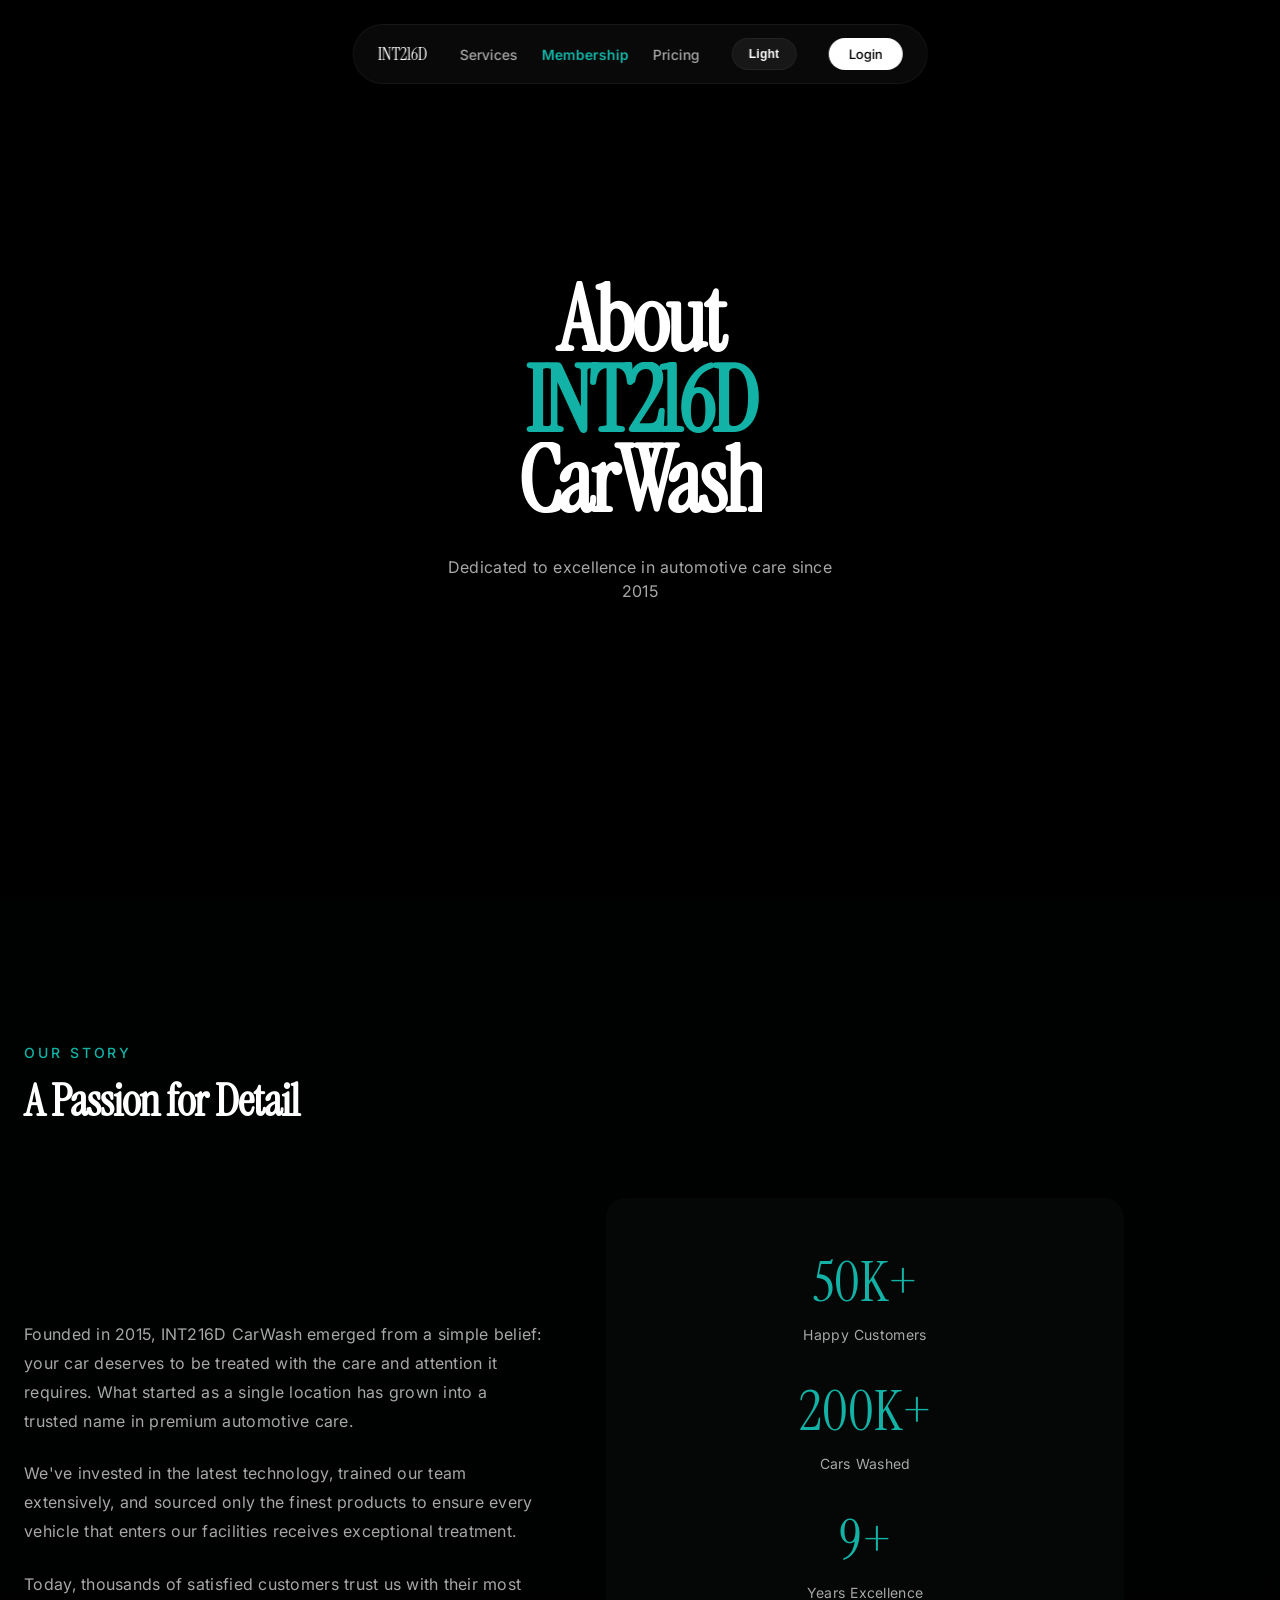
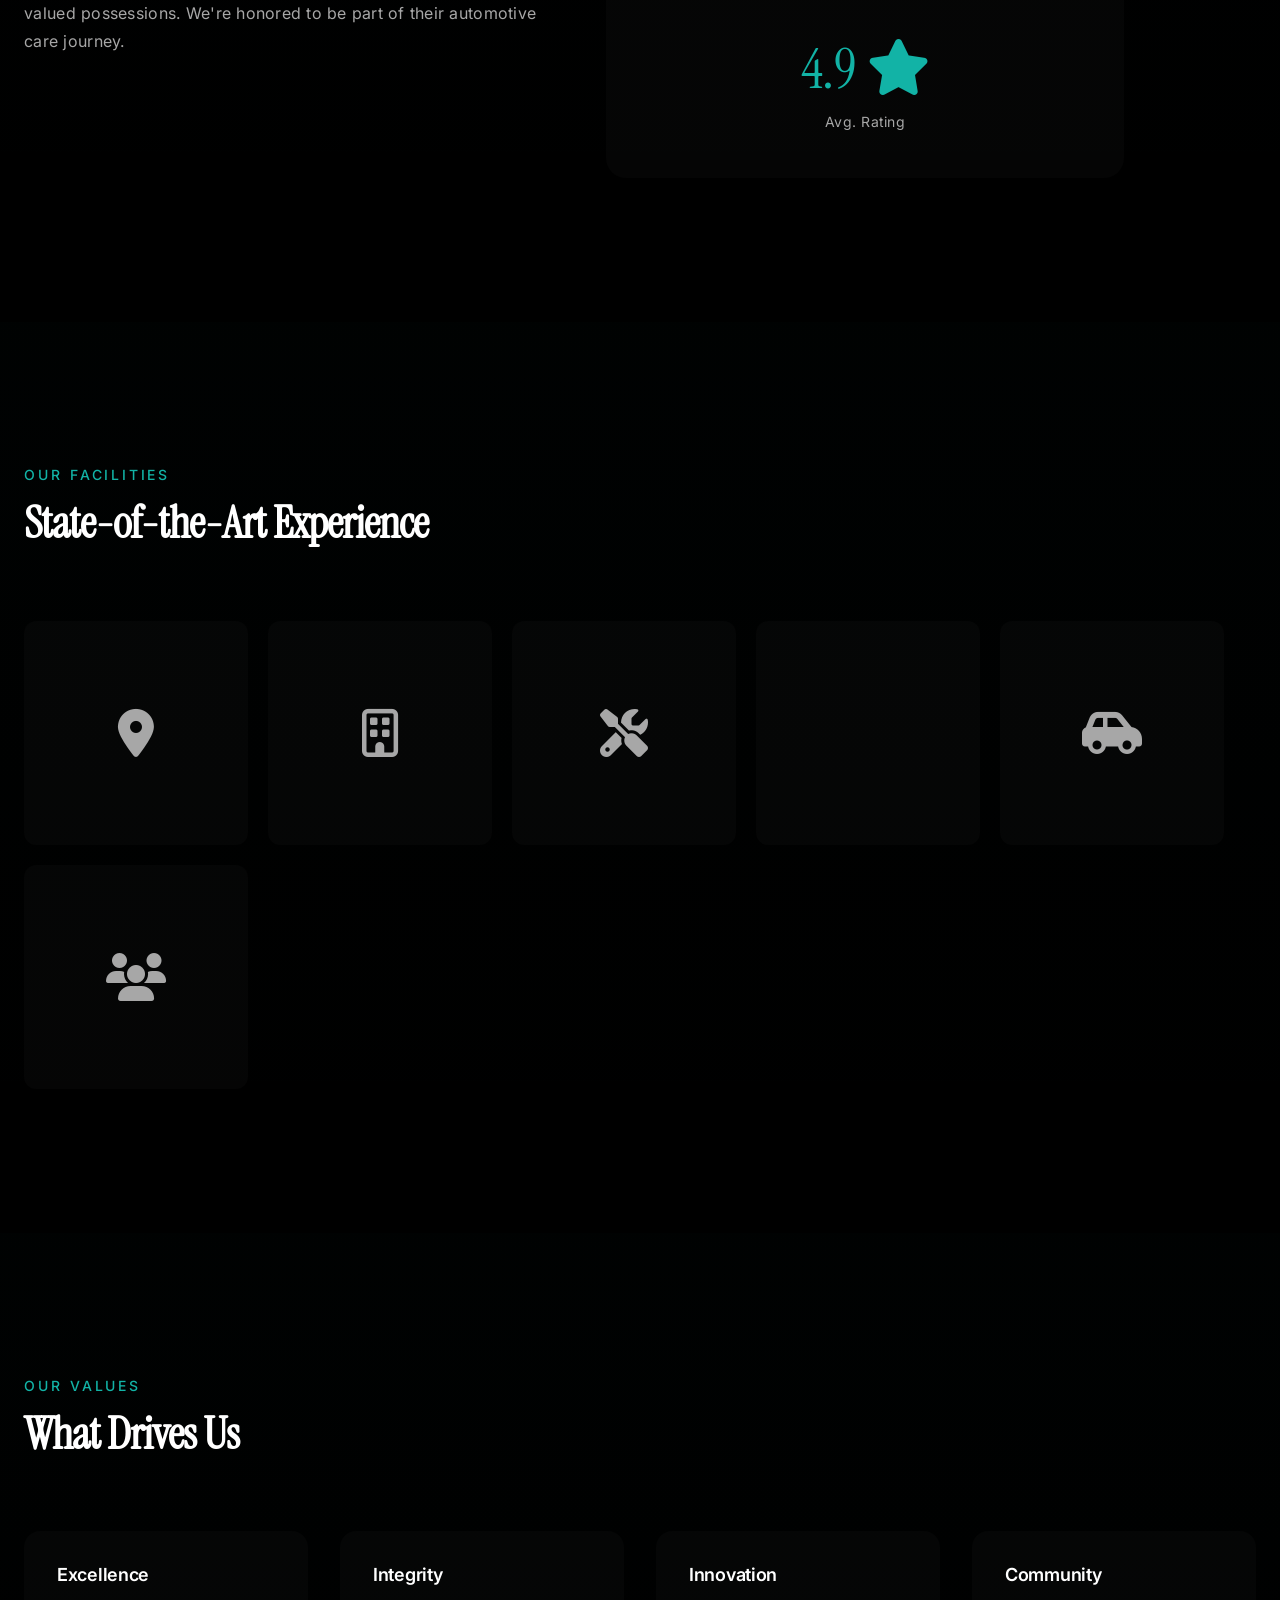
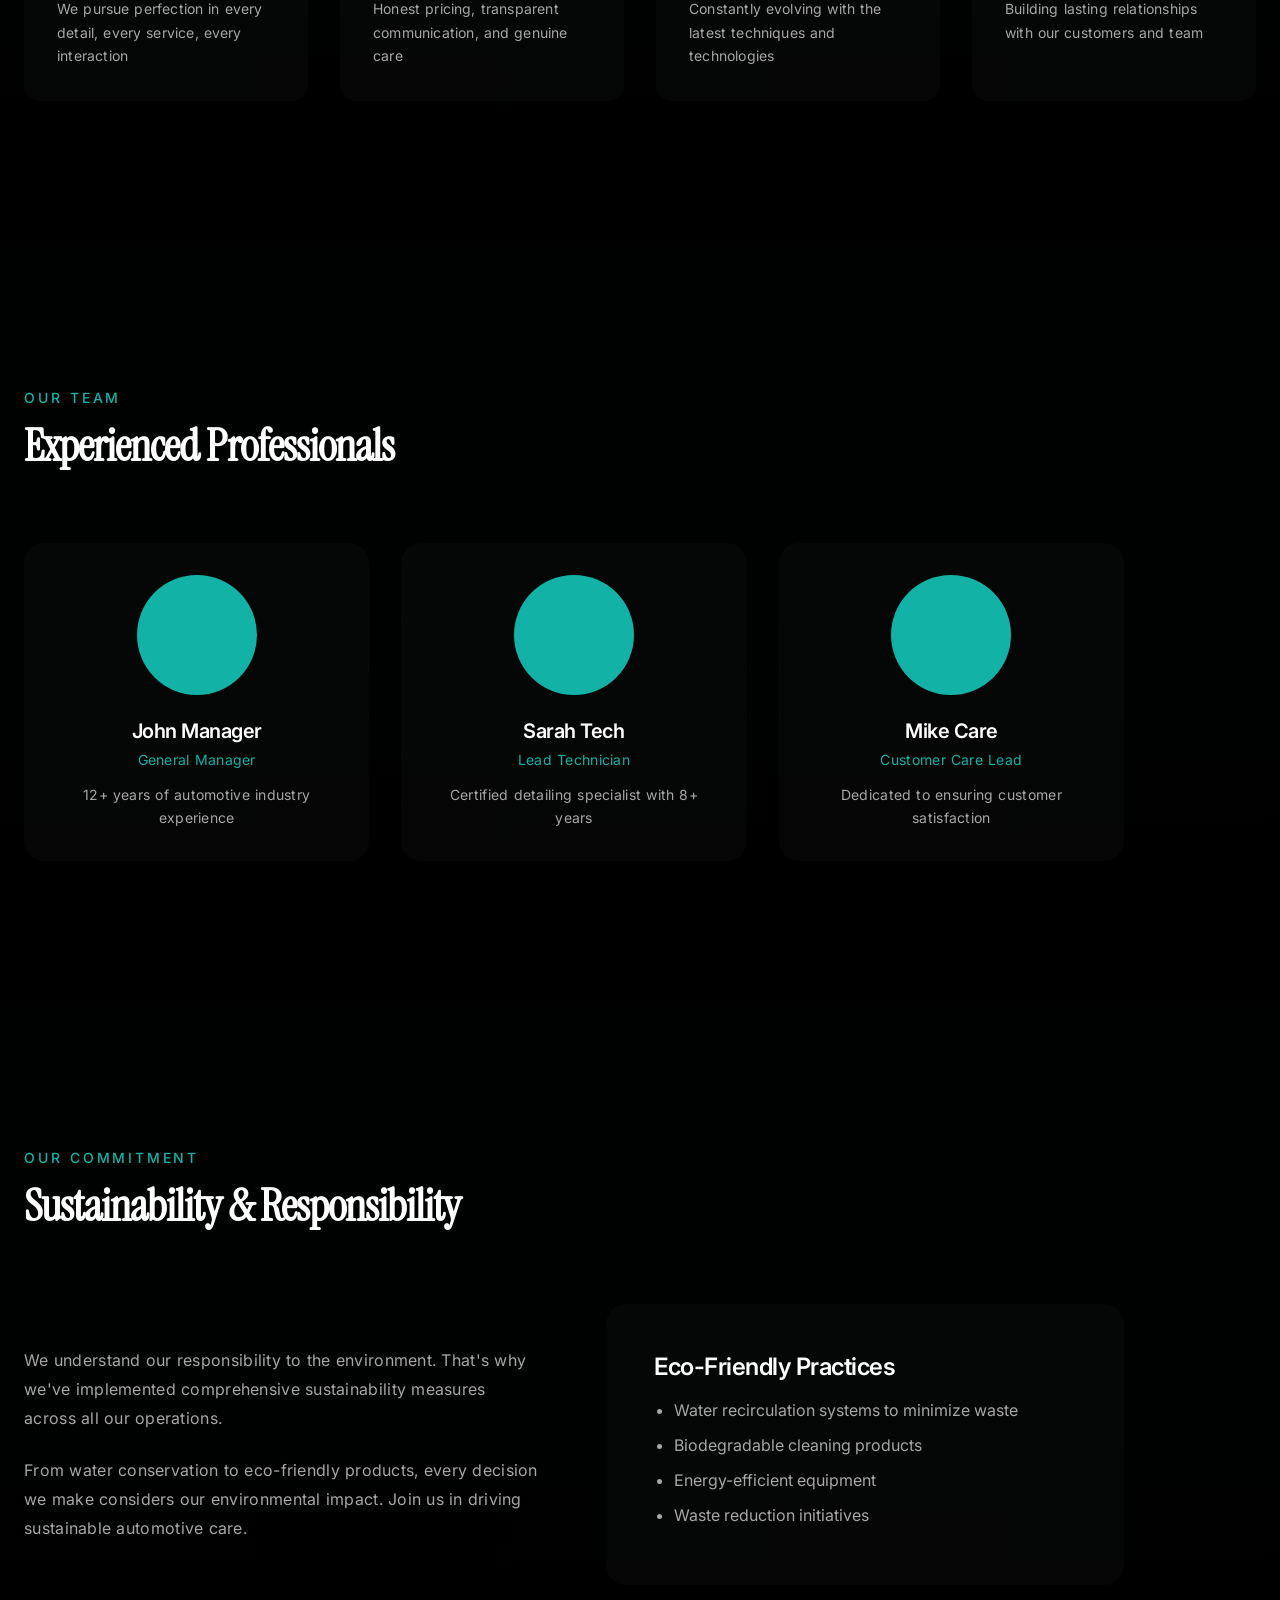
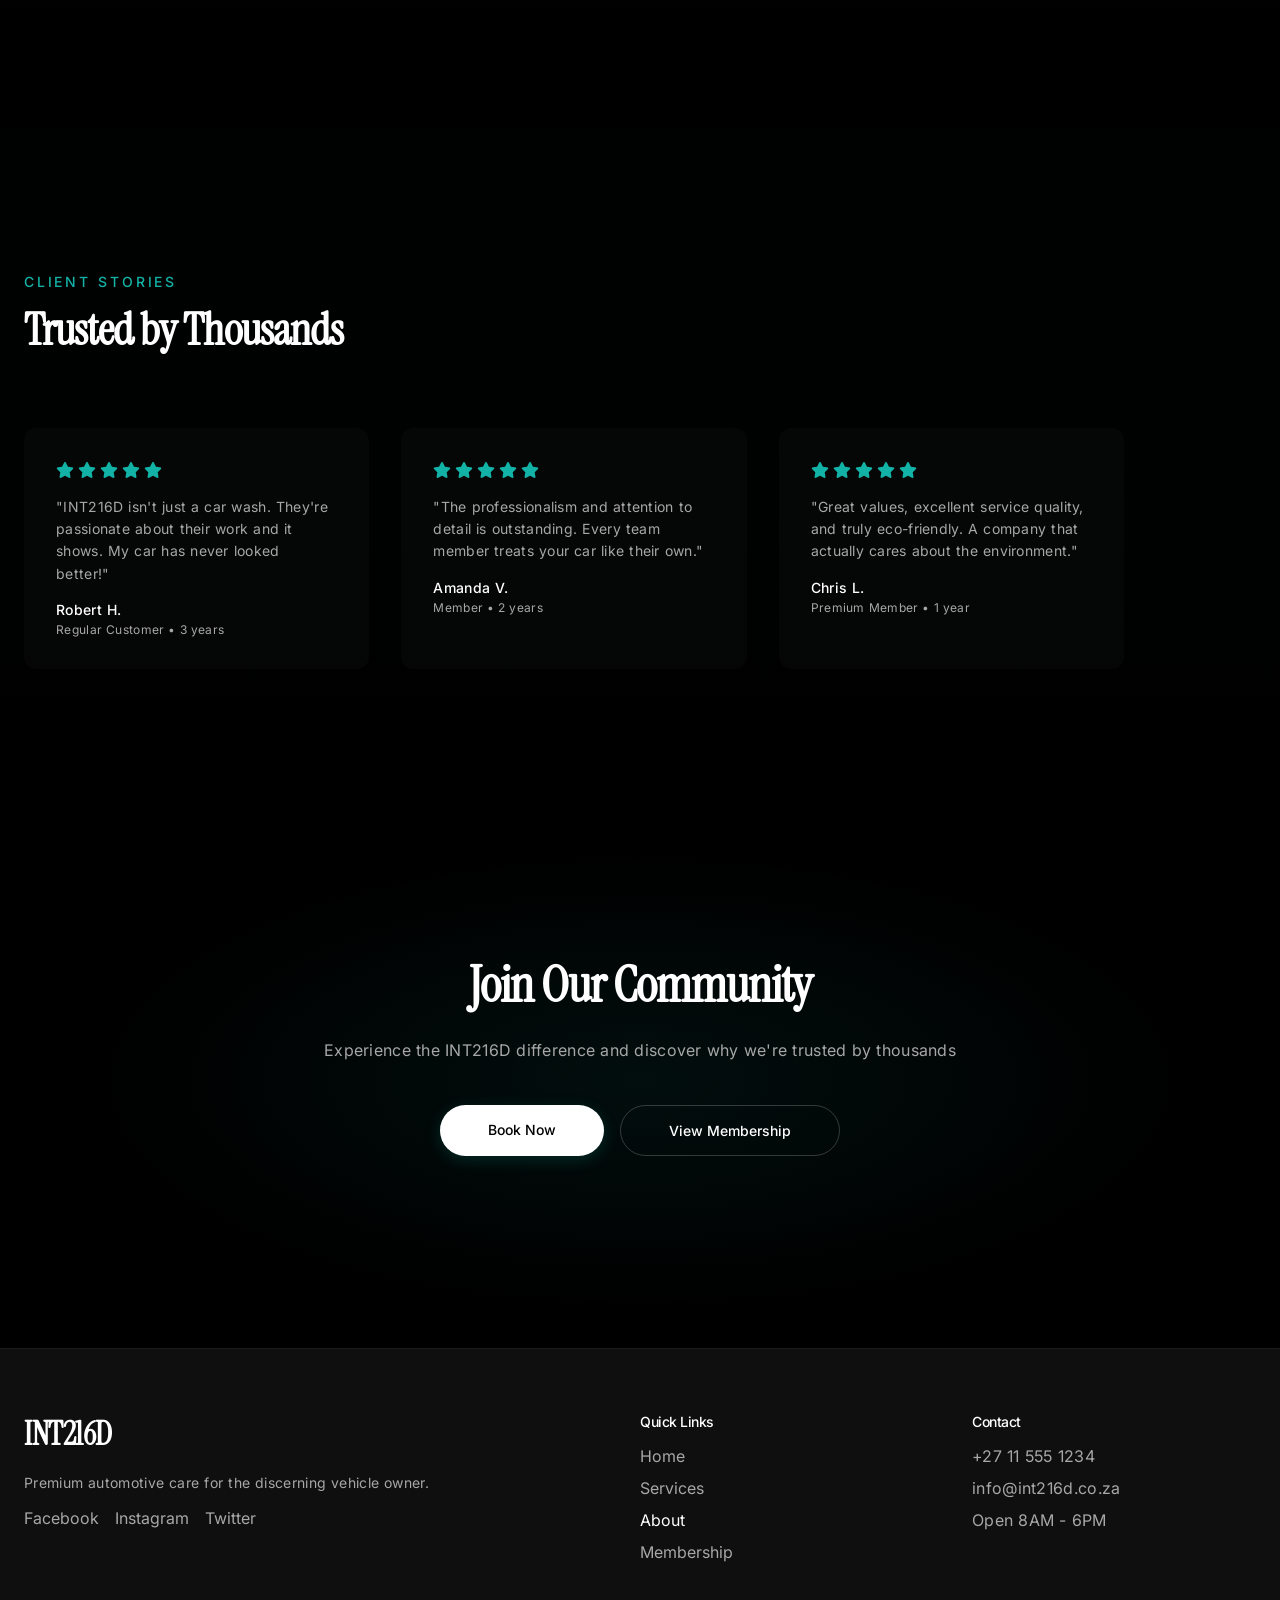
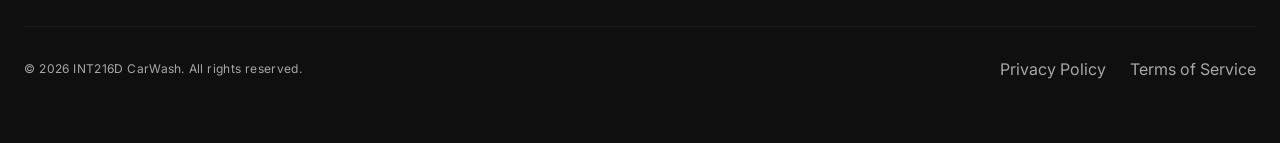
<file: app/about.html>
<!doctype html>
<html lang="en">
  <head>
    <meta charset="UTF-8" />
    <meta name="viewport" content="width=device-width, initial-scale=1.0" />
    <title>About Us - INT216D CarWash</title>
    <link rel="icon" type="image/png" href="./public/images/logo.png" />
    <link rel="preconnect" href="https://fonts.googleapis.com" />
    <link rel="preconnect" href="https://fonts.gstatic.com" crossorigin />
    <link href="https://fonts.googleapis.com/css2?family=Instrument+Serif&family=Inter:wght@400;500;600&display=swap" rel="stylesheet" />
    <link rel="stylesheet" href="https://cdnjs.cloudflare.com/ajax/libs/font-awesome/6.5.2/css/all.min.css" integrity="sha512-SnH5WK+bZxgPHs44uWix+LLJAJ9/2PkPKZ5QiAj6Ta86w+fsb2TkR4j8U8U19+9F3R8v+0I4lQ5f6LQxK/5h2g==" crossorigin="anonymous" referrerpolicy="no-referrer" />
    <link rel="stylesheet" href="./styles.css" />
  </head>
  <body>
    <div class="site-shell">
      <nav id="main-nav" class="nav-pill">
        <a href="./index.html" class="brand">INT216D</a>
        <button
          id="menu-toggle-btn"
          class="menu-toggle-btn"
          type="button"
          aria-expanded="false"
          aria-controls="main-nav-links"
          aria-label="Open menu"
        >
          Menu
        </button>
        <div class="nav-links" id="main-nav-links">
          <a href="./index.html#services" class="nav-link">Services</a>
          <a href="./membership.html" class="nav-link nav-featured">Membership</a>
          <a href="./index.html#addons" class="nav-link">Pricing</a>
        </div>
        <button id="theme-toggle-btn" class="theme-toggle-btn" type="button" aria-label="Toggle light mode">
          Light
        </button>
        <a href="./login.html" id="login-btn" class="pill-btn login-btn">Login</a>
      </nav>

      <section id="hero" class="hero-section">
        <div id="hero-three" class="hero-bg"></div>
        <div class="hero-content">
          <div id="hero-title" class="hero-title">
            <div class="line-wrap"><h1 class="hero-line">About</h1></div>
            <div class="line-wrap"><h1 class="hero-line accent">INT216D</h1></div>
            <div class="line-wrap"><h1 class="hero-line">CarWash</h1></div>
          </div>
          <p id="hero-subtitle" class="hero-subtitle">Dedicated to excellence in automotive care since 2015</p>
        </div>
      </section>

      <section id="story" class="section" style="background: linear-gradient(180deg, rgba(18, 179, 166, 0.01) 0%, transparent 100%);">
        <div class="container">
          <div class="section-header">
            <p class="eyebrow">Our Story</p>
            <h2>A Passion for Detail</h2>
          </div>

          <div style="display: grid; grid-template-columns: 1fr 1fr; gap: 64px; align-items: center; max-width: 1100px;">
            <div>
              <p style="font-size: 16px; line-height: 1.8; color: var(--metallic); margin-bottom: 24px;">
                Founded in 2015, INT216D CarWash emerged from a simple belief: your car deserves to be treated with the care and attention it requires. What started as a single location has grown into a trusted name in premium automotive care.
              </p>
              <p style="font-size: 16px; line-height: 1.8; color: var(--metallic); margin-bottom: 24px;">
                We've invested in the latest technology, trained our team extensively, and sourced only the finest products to ensure every vehicle that enters our facilities receives exceptional treatment.
              </p>
              <p style="font-size: 16px; line-height: 1.8; color: var(--metallic);">
                Today, thousands of satisfied customers trust us with their most valued possessions. We're honored to be part of their automotive care journey.
              </p>
            </div>
            <div style="background: var(--panel); border-radius: 20px; padding: 48px; text-align: center;">
              <div style="margin-bottom: 32px;">
                <div style="font-family: 'Instrument Serif', serif; font-size: 56px; color: var(--accent); font-weight: 500;">50K+</div>
                <p style="margin: 8px 0 0; color: var(--metallic); font-size: 14px;">Happy Customers</p>
              </div>
              <div style="margin-bottom: 32px;">
                <div style="font-family: 'Instrument Serif', serif; font-size: 56px; color: var(--accent); font-weight: 500;">200K+</div>
                <p style="margin: 8px 0 0; color: var(--metallic); font-size: 14px;">Cars Washed</p>
              </div>
              <div style="margin-bottom: 32px;">
                <div style="font-family: 'Instrument Serif', serif; font-size: 56px; color: var(--accent); font-weight: 500;">9+</div>
                <p style="margin: 8px 0 0; color: var(--metallic); font-size: 14px;">Years Excellence</p>
              </div>
              <div>
                <div style="font-family: 'Instrument Serif', serif; font-size: 56px; color: var(--accent); font-weight: 500;">4.9 <i class="fa-solid fa-star" aria-hidden="true"></i></div>
                <p style="margin: 8px 0 0; color: var(--metallic); font-size: 14px;">Avg. Rating</p>
              </div>
            </div>
          </div>
        </div>
      </section>

      <section id="gallery" class="section" style="background: linear-gradient(180deg, rgba(18, 179, 166, 0.01) 0%, transparent 100%);">
        <div class="container">
          <div class="section-header">
            <p class="eyebrow">Our Facilities</p>
            <h2>State-of-the-Art Experience</h2>
          </div>

          <div style="display: grid; grid-template-columns: repeat(auto-fit, minmax(200px, 1fr)); gap: 20px; max-width: 1200px;">
            <div style="aspect-ratio: 1; background: var(--panel); border-radius: 12px; display: flex; align-items: center; justify-content: center; color: var(--metallic); font-size: 48px;"><i class="fa-solid fa-location-dot" aria-hidden="true"></i></div>
            <div style="aspect-ratio: 1; background: var(--panel); border-radius: 12px; display: flex; align-items: center; justify-content: center; color: var(--metallic); font-size: 48px;"><i class="fa-regular fa-building" aria-hidden="true"></i></div>
            <div style="aspect-ratio: 1; background: var(--panel); border-radius: 12px; display: flex; align-items: center; justify-content: center; color: var(--metallic); font-size: 48px;"><i class="fa-solid fa-screwdriver-wrench" aria-hidden="true"></i></div>
            <div style="aspect-ratio: 1; background: var(--panel); border-radius: 12px; display: flex; align-items: center; justify-content: center; color: var(--metallic); font-size: 48px;"><i class="fa-solid fa-sparkles" aria-hidden="true"></i></div>
            <div style="aspect-ratio: 1; background: var(--panel); border-radius: 12px; display: flex; align-items: center; justify-content: center; color: var(--metallic); font-size: 48px;"><i class="fa-solid fa-car-side" aria-hidden="true"></i></div>
            <div style="aspect-ratio: 1; background: var(--panel); border-radius: 12px; display: flex; align-items: center; justify-content: center; color: var(--metallic); font-size: 48px;"><i class="fa-solid fa-users" aria-hidden="true"></i></div>
          </div>
        </div>
      </section>

      <section id="values" class="section" style="background: linear-gradient(180deg, rgba(18, 179, 166, 0.01) 0%, transparent 100%);">
        <div class="container">
          <div class="section-header">
            <p class="eyebrow">Our Values</p>
            <h2>What Drives Us</h2>
          </div>

          <div class="benefits-grid">
            <div class="benefit-item">
              <h3>Excellence</h3>
              <p>We pursue perfection in every detail, every service, every interaction</p>
            </div>
            <div class="benefit-item">
              <h3>Integrity</h3>
              <p>Honest pricing, transparent communication, and genuine care</p>
            </div>
            <div class="benefit-item">
              <h3>Innovation</h3>
              <p>Constantly evolving with the latest techniques and technologies</p>
            </div>
            <div class="benefit-item">
              <h3>Community</h3>
              <p>Building lasting relationships with our customers and team</p>
            </div>
          </div>
        </div>
      </section>

      <section id="team" class="section" style="background: linear-gradient(180deg, rgba(18, 179, 166, 0.01) 0%, transparent 100%);">
        <div class="container">
          <div class="section-header">
            <p class="eyebrow">Our Team</p>
            <h2>Experienced Professionals</h2>
          </div>

          <div style="display: grid; grid-template-columns: repeat(auto-fit, minmax(280px, 1fr)); gap: 32px; max-width: 1100px;">
            <div style="background: var(--panel); border-radius: 20px; padding: 32px; text-align: center;">
              <div style="width: 120px; height: 120px; background: var(--accent); border-radius: 50%; margin: 0 auto 24px;"></div>
              <h3 style="margin: 0 0 8px; font-size: 20px;">John Manager</h3>
              <p style="margin: 0 0 16px; color: var(--accent); font-size: 14px;">General Manager</p>
              <p style="margin: 0; color: var(--metallic); font-size: 14px; line-height: 1.6;">12+ years of automotive industry experience</p>
            </div>

            <div style="background: var(--panel); border-radius: 20px; padding: 32px; text-align: center;">
              <div style="width: 120px; height: 120px; background: var(--accent); border-radius: 50%; margin: 0 auto 24px;"></div>
              <h3 style="margin: 0 0 8px; font-size: 20px;">Sarah Tech</h3>
              <p style="margin: 0 0 16px; color: var(--accent); font-size: 14px;">Lead Technician</p>
              <p style="margin: 0; color: var(--metallic); font-size: 14px; line-height: 1.6;">Certified detailing specialist with 8+ years</p>
            </div>

            <div style="background: var(--panel); border-radius: 20px; padding: 32px; text-align: center;">
              <div style="width: 120px; height: 120px; background: var(--accent); border-radius: 50%; margin: 0 auto 24px;"></div>
              <h3 style="margin: 0 0 8px; font-size: 20px;">Mike Care</h3>
              <p style="margin: 0 0 16px; color: var(--accent); font-size: 14px;">Customer Care Lead</p>
              <p style="margin: 0; color: var(--metallic); font-size: 14px; line-height: 1.6;">Dedicated to ensuring customer satisfaction</p>
            </div>
          </div>
        </div>
      </section>

      <section id="commitment" class="section" style="background: linear-gradient(180deg, rgba(18, 179, 166, 0.01) 0%, transparent 100%);">
        <div class="container">
          <div class="section-header">
            <p class="eyebrow">Our Commitment</p>
            <h2>Sustainability & Responsibility</h2>
          </div>

          <div style="display: grid; grid-template-columns: 1fr 1fr; gap: 64px; align-items: center; max-width: 1100px;">
            <div style="background: var(--panel); border-radius: 20px; padding: 48px; order: 2;">
              <h3 style="margin: 0 0 16px; font-size: 24px;">Eco-Friendly Practices</h3>
              <ul style="margin: 0; padding-left: 20px; color: var(--metallic); line-height: 1.8;">
                <li>Water recirculation systems to minimize waste</li>
                <li>Biodegradable cleaning products</li>
                <li>Energy-efficient equipment</li>
                <li>Waste reduction initiatives</li>
              </ul>
            </div>
            <div style="order: 1;">
              <p style="font-size: 16px; line-height: 1.8; color: var(--metallic); margin-bottom: 24px;">
                We understand our responsibility to the environment. That's why we've implemented comprehensive sustainability measures across all our operations.
              </p>
              <p style="font-size: 16px; line-height: 1.8; color: var(--metallic);">
                From water conservation to eco-friendly products, every decision we make considers our environmental impact. Join us in driving sustainable automotive care.
              </p>
            </div>
          </div>
        </div>
      </section>

      <section id="testimonials" class="section" style="background: linear-gradient(180deg, rgba(18, 179, 166, 0.01) 0%, transparent 100%);">
        <div class="container">
          <div class="section-header">
            <p class="eyebrow">Client Stories</p>
            <h2>Trusted by Thousands</h2>
          </div>

          <div style="display: grid; grid-template-columns: repeat(auto-fit, minmax(300px, 1fr)); gap: 32px; max-width: 1100px;">
            <div style="background: var(--panel); padding: 32px; border-radius: 12px;">
              <div style="display: flex; gap: 4px; margin-bottom: 16px;">
                <span style="color: var(--accent);"><i class="fa-solid fa-star" aria-hidden="true"></i></span>
                <span style="color: var(--accent);"><i class="fa-solid fa-star" aria-hidden="true"></i></span>
                <span style="color: var(--accent);"><i class="fa-solid fa-star" aria-hidden="true"></i></span>
                <span style="color: var(--accent);"><i class="fa-solid fa-star" aria-hidden="true"></i></span>
                <span style="color: var(--accent);"><i class="fa-solid fa-star" aria-hidden="true"></i></span>
              </div>
              <p style="margin: 0 0 16px; color: var(--metallic); font-size: 14px; line-height: 1.6;">
                "INT216D isn't just a car wash. They're passionate about their work and it shows. My car has never looked better!"
              </p>
              <p style="margin: 0; font-size: 14px; font-weight: 500;">Robert H.</p>
              <p style="margin: 4px 0 0; color: var(--metallic); font-size: 12px;">Regular Customer • 3 years</p>
            </div>

            <div style="background: var(--panel); padding: 32px; border-radius: 12px;">
              <div style="display: flex; gap: 4px; margin-bottom: 16px;">
                <span style="color: var(--accent);"><i class="fa-solid fa-star" aria-hidden="true"></i></span>
                <span style="color: var(--accent);"><i class="fa-solid fa-star" aria-hidden="true"></i></span>
                <span style="color: var(--accent);"><i class="fa-solid fa-star" aria-hidden="true"></i></span>
                <span style="color: var(--accent);"><i class="fa-solid fa-star" aria-hidden="true"></i></span>
                <span style="color: var(--accent);"><i class="fa-solid fa-star" aria-hidden="true"></i></span>
              </div>
              <p style="margin: 0 0 16px; color: var(--metallic); font-size: 14px; line-height: 1.6;">
                "The professionalism and attention to detail is outstanding. Every team member treats your car like their own."
              </p>
              <p style="margin: 0; font-size: 14px; font-weight: 500;">Amanda V.</p>
              <p style="margin: 4px 0 0; color: var(--metallic); font-size: 12px;">Member • 2 years</p>
            </div>

            <div style="background: var(--panel); padding: 32px; border-radius: 12px;">
              <div style="display: flex; gap: 4px; margin-bottom: 16px;">
                <span style="color: var(--accent);"><i class="fa-solid fa-star" aria-hidden="true"></i></span>
                <span style="color: var(--accent);"><i class="fa-solid fa-star" aria-hidden="true"></i></span>
                <span style="color: var(--accent);"><i class="fa-solid fa-star" aria-hidden="true"></i></span>
                <span style="color: var(--accent);"><i class="fa-solid fa-star" aria-hidden="true"></i></span>
                <span style="color: var(--accent);"><i class="fa-solid fa-star" aria-hidden="true"></i></span>
              </div>
              <p style="margin: 0 0 16px; color: var(--metallic); font-size: 14px; line-height: 1.6;">
                "Great values, excellent service quality, and truly eco-friendly. A company that actually cares about the environment."
              </p>
              <p style="margin: 0; font-size: 14px; font-weight: 500;">Chris L.</p>
              <p style="margin: 4px 0 0; color: var(--metallic); font-size: 12px;">Premium Member • 1 year</p>
            </div>
          </div>
        </div>
      </section>

      <section id="cta" class="section booking-section">
        <div class="booking-gradient"></div>
        <div class="container booking-content">
          <h2>Join Our Community</h2>
          <p class="desc">Experience the INT216D difference and discover why we're trusted by thousands</p>
          <div class="booking-btn-row">
            <a href="./book-bay-wash.html" class="pill-btn btn-primary">Book Now</a>
            <a href="./membership.html" class="pill-btn btn-outline">View Membership</a>
          </div>
        </div>
      </section>

      <section id="footer" class="footer-section">
        <div class="iridescent-wrap">
          <canvas id="iridescent-canvas"></canvas>
        </div>
        <div class="container footer-content">
          <div class="footer-grid">
            <div class="footer-col wide">
              <h3 class="footer-brand">INT216D</h3>
              <p class="footer-blurb">Premium automotive care for the discerning vehicle owner.</p>
              <div class="inline-links">
                <a href="#" class="footer-link">Facebook</a>
                <a href="#" class="footer-link">Instagram</a>
                <a href="#" class="footer-link">Twitter</a>
              </div>
            </div>
            <div class="footer-col">
              <h4 class="footer-col-title">Quick Links</h4>
              <div class="footer-col-list">
                <a href="./index.html" class="footer-text-link">Home</a>
                <a href="./services.html" class="footer-text-link">Services</a>
                <a href="./about.html" class="footer-text-link is-active">About</a>
                <a href="./membership.html" class="footer-text-link">Membership</a>
              </div>
            </div>
            <div class="footer-col">
              <h4 class="footer-col-title">Contact</h4>
              <div class="footer-col-list">
                <p class="footer-link" style="cursor: default; margin: 0;">+27 11 555 1234</p>
                <p class="footer-link" style="cursor: default; margin: 0;">info@int216d.co.za</p>
                <p class="footer-link" style="cursor: default; margin: 0;">Open 8AM - 6PM</p>
              </div>
            </div>
          </div>
          <div class="footer-bottom">
            <p class="footer-copy">&copy; 2024 INT216D CarWash. All rights reserved.</p>
            <div class="footer-bottom-links">
              <a href="#" class="footer-text-link">Privacy Policy</a>
              <a href="#" class="footer-text-link">Terms of Service</a>
            </div>
          </div>
        </div>
      </section>
    </div>

    <script type="module" src="./script-pages.js"></script>
  </body>
</html>
</file>
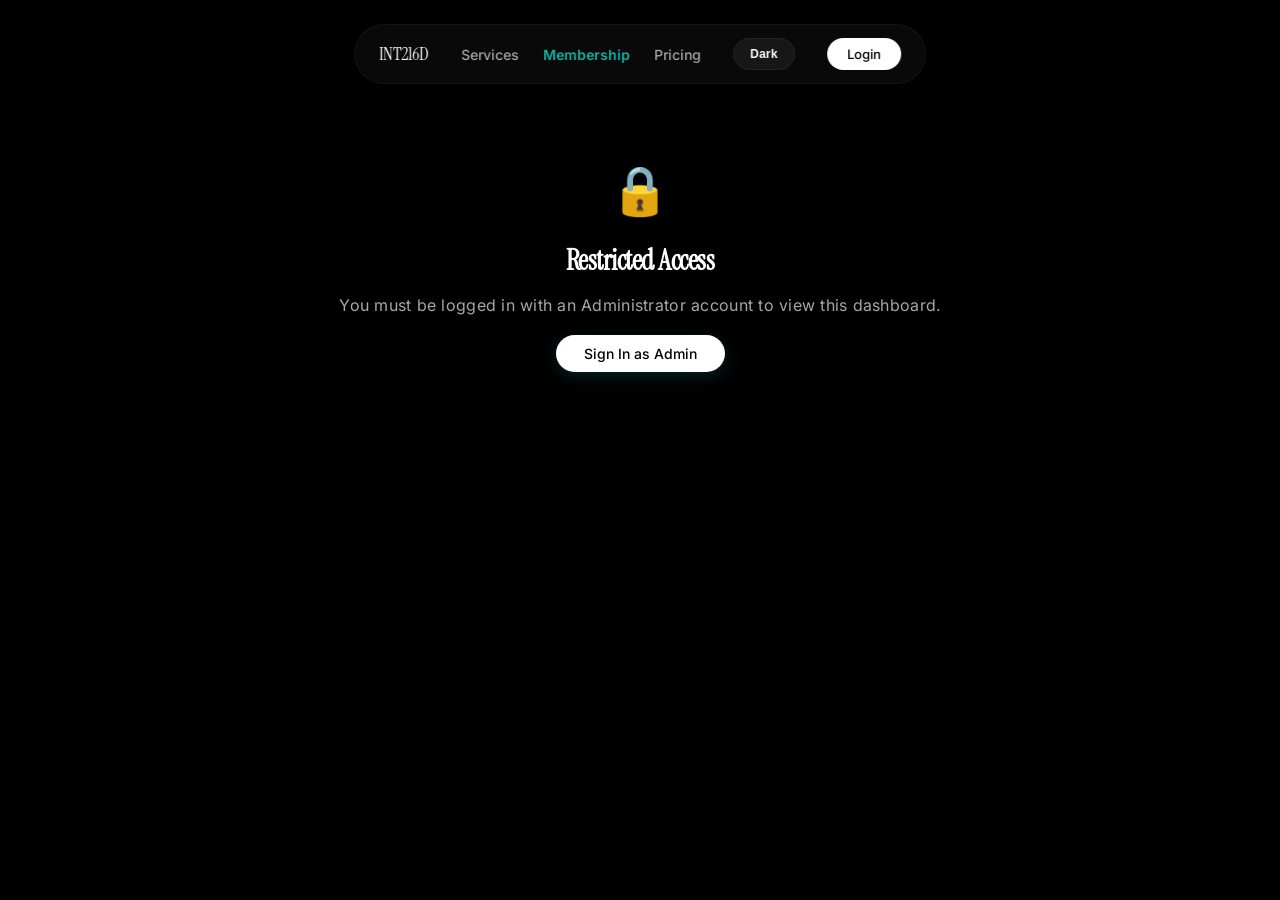
<file: app/admin.html>
<!doctype html>
<html lang="en">
  <head>
    <meta charset="UTF-8" />
    <meta name="viewport" content="width=device-width, initial-scale=1.0" />
    <title>Admin Dashboard — INT216D CarWash</title>
    <link rel="icon" type="image/png" href="./public/images/logo.png" />
    <link rel="preconnect" href="https://fonts.googleapis.com" />
    <link rel="preconnect" href="https://fonts.gstatic.com" crossorigin />
    <link href="https://fonts.googleapis.com/css2?family=Instrument+Serif&family=Inter:wght@400;500;600;700&display=swap" rel="stylesheet" />
    <link rel="stylesheet" href="./styles.css" />
    <style>
      .admin-page { min-height: 100vh; padding: 100px 24px 60px; background: var(--obsidian); }
      .admin-container { max-width: 1340px; margin: 0 auto; }
      .admin-header { margin-bottom: 32px; }
      .admin-header h1 { font-family: 'Instrument Serif', serif; font-size: 40px; margin: 0 0 6px; color: var(--ink); }
      .admin-header p { color: var(--metallic); font-size: 14px; margin: 0; }
      .admin-status { padding: 12px 16px; border-radius: 10px; font-size: 13px; margin-bottom: 24px; }
      .admin-status.info { background: rgba(18,179,166,0.08); color: var(--accent); border: 1px solid rgba(18,179,166,0.15); }
      .admin-status.error { background: rgba(231,76,60,0.08); color: #e74c3c; border: 1px solid rgba(231,76,60,0.15); }
      .admin-status.success { background: rgba(34,197,94,0.08); color: #22c55e; border: 1px solid rgba(34,197,94,0.15); }
      .admin-locked { text-align: center; padding: 60px 20px; }
      .admin-locked h2 { font-family: 'Instrument Serif', serif; font-size: 28px; color: var(--ink); margin-bottom: 12px; }
      .admin-locked p { color: var(--metallic); margin-bottom: 20px; }
      .admin-locked .lock-icon { font-size: 48px; margin-bottom: 16px; display: block; }

      .kpi-grid { display: grid; grid-template-columns: repeat(auto-fit, minmax(190px, 1fr)); gap: 14px; margin-bottom: 28px; }
      .kpi-card { background: var(--panel); border: 1px solid var(--panel-border); border-radius: 14px; padding: 20px 18px; transition: border-color 0.3s, box-shadow 0.3s; }
      .kpi-card:hover { border-color: var(--accent); box-shadow: 0 0 20px rgba(18,179,166,0.06); }
      .kpi-card .kpi-label { font-size: 11px; letter-spacing: 0.08em; text-transform: uppercase; color: var(--metallic); margin: 0 0 8px; }
      .kpi-card .kpi-value { font-size: 28px; font-weight: 700; color: var(--ink); margin: 0 0 4px; font-family: 'Instrument Serif', serif; }
      .kpi-card .kpi-sub { font-size: 12px; color: var(--metallic); }
      .kpi-accent { border-color: rgba(18,179,166,0.25); }
      .kpi-accent .kpi-value { color: var(--accent); }

      .section-card { background: var(--panel); border: 1px solid var(--panel-border); border-radius: 14px; padding: 22px 24px; margin-bottom: 20px; }
      .section-card h3 { font-family: 'Instrument Serif', serif; font-size: 22px; margin: 0 0 16px; color: var(--ink); }
      .section-card .section-subtitle { font-size: 12px; color: var(--metallic); margin: -10px 0 14px; }
      .section-card-header { display: flex; justify-content: space-between; align-items: center; flex-wrap: wrap; gap: 10px; margin-bottom: 4px; }
      .section-card-header h3 { margin: 0; }

      .status-grid { display: grid; grid-template-columns: repeat(4, 1fr); gap: 12px; }
      .status-item { text-align: center; padding: 18px 12px; border-radius: 12px; background: var(--obsidian); border: 1px solid var(--panel-border); }
      .status-item .count { font-size: 32px; font-weight: 700; font-family: 'Instrument Serif', serif; }
      .status-item .label { font-size: 12px; color: var(--metallic); margin-top: 4px; }
      .st-active .count { color: var(--accent); }
      .st-expired .count { color: #e67e22; }
      .st-suspended .count { color: #9b59b6; }
      .st-cancelled .count { color: #e74c3c; }

      .admin-table { width: 100%; border-collapse: collapse; font-size: 13px; }
      .admin-table th { text-align: left; padding: 10px 12px; border-bottom: 1px solid var(--panel-border); font-size: 11px; letter-spacing: 0.06em; text-transform: uppercase; color: var(--metallic); font-weight: 500; white-space: nowrap; }
      .admin-table td { padding: 10px 12px; border-bottom: 1px solid rgba(255,255,255,0.03); color: var(--ink); }
      .admin-table tr:hover td { background: rgba(18,179,166,0.03); }

      .badge { display: inline-block; padding: 3px 10px; border-radius: 100px; font-size: 11px; font-weight: 600; }
      .badge-active, .badge-succeeded, .badge-completed { background: rgba(18,179,166,0.12); color: var(--accent); }
      .badge-expired, .badge-pending { background: rgba(230,126,34,0.12); color: #e67e22; }
      .badge-suspended { background: rgba(155,89,182,0.12); color: #9b59b6; }
      .badge-cancelled, .badge-failed, .badge-voided, .badge-deleted { background: rgba(231,76,60,0.12); color: #e74c3c; }
      .badge-refunded { background: rgba(234,179,8,0.12); color: #eab308; }
      .badge-admin { background: rgba(155,89,182,0.12); color: #9b59b6; }
      .badge-client { background: rgba(18,179,166,0.12); color: var(--accent); }

      .admin-btn { padding: 6px 14px; border-radius: 100px; font-size: 11px; font-weight: 600; cursor: pointer; border: 0; font-family: 'Inter', sans-serif; transition: opacity 0.2s; white-space: nowrap; }
      .admin-btn:hover { opacity: 0.85; }
      .admin-btn-danger { background: rgba(231,76,60,0.15); color: #e74c3c; border: 1px solid rgba(231,76,60,0.3); }
      .admin-btn-action { background: rgba(18,179,166,0.15); color: var(--accent); border: 1px solid rgba(18,179,166,0.3); }
      .admin-btn-warn { background: rgba(234,179,8,0.15); color: #eab308; border: 1px solid rgba(234,179,8,0.3); }
      .admin-btn-success { background: rgba(34,197,94,0.15); color: #22c55e; border: 1px solid rgba(34,197,94,0.3); }
      .admin-btn-primary { background: var(--accent); color: #000; border: 1px solid var(--accent); }

      .admin-tabs { display: flex; gap: 6px; margin-bottom: 20px; flex-wrap: wrap; }
      .admin-tab { padding: 8px 20px; border-radius: 100px; font-size: 13px; font-weight: 500; cursor: pointer; border: 1px solid var(--panel-border); background: transparent; color: var(--metallic); transition: all 0.2s; font-family: 'Inter', sans-serif; }
      .admin-tab.active { background: var(--accent); color: #000; border-color: var(--accent); }
      .admin-tab:hover:not(.active) { border-color: var(--metallic); color: var(--ink); }

      .pagination { display: flex; justify-content: center; gap: 6px; margin-top: 16px; flex-wrap: wrap; }

      .action-cell { display: flex; gap: 4px; flex-wrap: wrap; }

      /* MODAL */
      .modal-overlay { display: none; position: fixed; inset: 0; background: rgba(0,0,0,.6); z-index: 9999; align-items: center; justify-content: center; padding: 20px; }
      .modal-overlay.open { display: flex; }
      .modal-box { width: min(560px, 100%); background: var(--panel); border: 1px solid var(--panel-border); border-radius: 16px; padding: 28px; max-height: 90vh; overflow-y: auto; }
      .modal-box h2 { font-family: 'Instrument Serif', serif; font-size: 24px; margin: 0 0 20px; color: var(--ink); }
      .modal-box label { display: block; font-size: 12px; letter-spacing: 0.06em; text-transform: uppercase; color: var(--metallic); margin-bottom: 6px; }
      .modal-box input, .modal-box select, .modal-box textarea { width: 100%; padding: 10px 14px; background: var(--obsidian); border: 1px solid var(--panel-border); border-radius: 8px; color: var(--ink); font-size: 14px; font-family: 'Inter', sans-serif; margin-bottom: 14px; box-sizing: border-box; }
      .modal-box input:focus, .modal-box select:focus, .modal-box textarea:focus { border-color: var(--accent); outline: none; }
      .modal-box textarea { resize: vertical; min-height: 80px; }
      .modal-row { display: grid; grid-template-columns: 1fr 1fr; gap: 12px; }
      .modal-row-3 { display: grid; grid-template-columns: 1fr 1fr 1fr; gap: 12px; }
      .modal-check { display: flex; align-items: center; gap: 8px; margin-bottom: 14px; }
      .modal-check input { width: auto; margin: 0; }
      .modal-actions { display: flex; gap: 10px; justify-content: flex-end; margin-top: 20px; }
      .modal-close { position: absolute; top: 12px; right: 12px; background: none; border: 0; color: var(--metallic); font-size: 20px; cursor: pointer; }

      .user-role-select { display: inline-block; padding: 4px 8px; border-radius: 6px; background: var(--obsidian); border: 1px solid var(--panel-border); color: var(--ink); font-size: 12px; font-family: 'Inter', sans-serif; }

      @media (max-width: 768px) {
        .status-grid { grid-template-columns: repeat(2, 1fr); }
        .kpi-grid { grid-template-columns: repeat(2, 1fr); }
        .modal-row, .modal-row-3 { grid-template-columns: 1fr; }
      }
    </style>
  </head>
  <body>
    <div class="site-shell">
      <nav id="main-nav" class="nav-pill">
        <a href="./index.html" class="brand">INT216D</a>
        <button id="menu-toggle-btn" class="menu-toggle-btn" type="button" aria-expanded="false" aria-controls="main-nav-links" aria-label="Open menu">Menu</button>
        <div class="nav-links" id="main-nav-links">
          <a href="./services.html" class="nav-link">Services</a>
          <a href="./membership.html" class="nav-link nav-featured">Membership</a>
          <a href="./pricing.html" class="nav-link">Pricing</a>
        </div>
        <button id="theme-toggle-btn" class="theme-toggle-btn" type="button" aria-label="Toggle light mode">Light</button>
        <a href="./login.html" id="login-btn" class="pill-btn login-btn">Login</a>
      </nav>

      <div class="admin-page" id="admin-dashboard-page">
        <div class="admin-container">
          <div class="admin-locked" id="admin-locked">
            <span class="lock-icon">🔒</span>
            <h2>Restricted Access</h2>
            <p>You must be logged in with an Administrator account to view this dashboard.</p>
            <a href="./login.html" class="pill-btn btn-primary" style="text-decoration:none;display:inline-block;padding:10px 28px;">Sign In as Admin</a>
          </div>

          <div id="admin-content" style="display:none;">
            <div class="admin-header">
              <p class="eyebrow">Operations Control</p>
              <h1>Admin Dashboard</h1>
              <p>Complete platform overview — memberships, bookings, payments, plans, and user management.</p>
            </div>

            <div id="admin-dashboard-status" class="admin-status info">Loading dashboard data...</div>

            <div class="admin-tabs">
              <button class="admin-tab active" data-admin-tab="overview">Overview</button>
              <button class="admin-tab" data-admin-tab="memberships">Memberships</button>
              <button class="admin-tab" data-admin-tab="bookings">Bookings</button>
              <button class="admin-tab" data-admin-tab="payments">Payments</button>
              <button class="admin-tab" data-admin-tab="plans">Plans</button>
              <button class="admin-tab" data-admin-tab="users">Users</button>
              <button class="admin-tab" data-admin-tab="expiring">Expiring Soon</button>
            </div>

            <!-- TAB: Overview -->
            <div class="admin-tab-content" id="tab-overview">
              <div class="kpi-grid" id="overview-kpi"></div>
              <div class="section-card">
                <h3>Membership Status</h3>
                <div class="status-grid">
                  <div class="status-item st-active"><div class="count" id="br-active">0</div><div class="label">Active</div></div>
                  <div class="status-item st-expired"><div class="count" id="br-expired">0</div><div class="label">Expired</div></div>
                  <div class="status-item st-suspended"><div class="count" id="br-suspended">0</div><div class="label">Suspended</div></div>
                  <div class="status-item st-cancelled"><div class="count" id="br-cancelled">0</div><div class="label">Cancelled</div></div>
                </div>
              </div>
            </div>

            <!-- TAB: Memberships -->
            <div class="admin-tab-content" id="tab-memberships" style="display:none;">
              <div class="section-card">
                <div class="section-card-header"><h3>All Memberships</h3></div>
                <p class="section-subtitle">Manage client memberships — suspend, reactivate, cancel.</p>
                <div style="overflow-x:auto;">
                  <table class="admin-table">
                    <thead><tr><th>Client ID</th><th>Plan</th><th>Status</th><th>Start Date</th><th>Expiry</th><th>Credits</th><th>Auto</th><th>Actions</th></tr></thead>
                    <tbody id="memberships-body"></tbody>
                  </table>
                </div>
                <div class="pagination" id="memberships-pag"></div>
              </div>
            </div>

            <!-- TAB: Bookings -->
            <div class="admin-tab-content" id="tab-bookings" style="display:none;">
              <div class="section-card">
                <div class="section-card-header"><h3>All Bookings</h3></div>
                <p class="section-subtitle">Manage wash bookings — complete, cancel, delete.</p>
                <div style="overflow-x:auto;">
                  <table class="admin-table">
                    <thead><tr><th>ID</th><th>Client</th><th>Service</th><th>Type</th><th>Location</th><th>Date</th><th>Status</th><th>Payment</th><th>Actions</th></tr></thead>
                    <tbody id="bookings-body"></tbody>
                  </table>
                </div>
                <div class="pagination" id="bookings-pag"></div>
              </div>
            </div>

            <!-- TAB: Payments -->
            <div class="admin-tab-content" id="tab-payments" style="display:none;">
              <div class="section-card">
                <div class="section-card-header"><h3>All Payments</h3></div>
                <p class="section-subtitle">Manage payment transactions — void, refund, delete.</p>
                <div style="overflow-x:auto;">
                  <table class="admin-table">
                    <thead><tr><th>ID</th><th>Reference</th><th>Client</th><th>Purpose</th><th>Amount</th><th>Status</th><th>Gateway</th><th>Date</th><th>Actions</th></tr></thead>
                    <tbody id="payments-body"></tbody>
                  </table>
                </div>
                <div class="pagination" id="payments-pag"></div>
              </div>
            </div>

            <!-- TAB: Plans -->
            <div class="admin-tab-content" id="tab-plans" style="display:none;">
              <div class="section-card">
                <div class="section-card-header">
                  <h3>Membership Plans</h3>
                  <button class="admin-btn admin-btn-primary" onclick="openPlanModal()">+ Create Plan</button>
                </div>
                <p class="section-subtitle">Create, edit, or delete membership plans.</p>
                <div style="overflow-x:auto;">
                  <table class="admin-table">
                    <thead><tr><th>ID</th><th>Name</th><th>Price</th><th>Credits</th><th>Free Washes</th><th>Active</th><th>Discount</th><th>Actions</th></tr></thead>
                    <tbody id="all-plans-body"></tbody>
                  </table>
                </div>
              </div>
            </div>

            <!-- TAB: Users -->
            <div class="admin-tab-content" id="tab-users" style="display:none;">
              <div class="section-card">
                <div class="section-card-header"><h3>User Management</h3></div>
                <p class="section-subtitle">View users, change roles, and delete accounts.</p>
                <div style="overflow-x:auto;">
                  <table class="admin-table">
                    <thead><tr><th>User ID</th><th>Email</th><th>Role</th><th>Verified</th><th>Active</th><th>Created</th><th>Actions</th></tr></thead>
                    <tbody id="users-body"></tbody>
                  </table>
                </div>
              </div>
            </div>

            <!-- TAB: Expiring -->
            <div class="admin-tab-content" id="tab-expiring" style="display:none;">
              <div class="section-card">
                <h3>Expiring Memberships</h3>
                <div style="display:flex;gap:8px;margin-bottom:14px;flex-wrap:wrap;" id="expiring-btns"></div>
                <div style="overflow-x:auto;">
                  <table class="admin-table">
                    <thead><tr><th>Client ID</th><th>Plan</th><th>Expiry</th><th>Days Left</th><th>Credits</th><th>Auto-Renew</th></tr></thead>
                    <tbody id="expiring-body"><tr><td colspan="6" style="color:var(--metallic);text-align:center;padding:20px;">Select a timeframe above</td></tr></tbody>
                  </table>
                </div>
              </div>
            </div>
          </div>
        </div>
      </div>

      <!-- PLAN MODAL -->
      <div class="modal-overlay" id="plan-modal">
        <div class="modal-box" style="position:relative;">
          <button class="modal-close" onclick="closePlanModal()">&times;</button>
          <h2 id="plan-modal-title">Create Plan</h2>
          <input type="hidden" id="plan-id" />
          <label>Name</label><input id="plan-name" placeholder="e.g. Platinum" />
          <label>Description</label><textarea id="plan-desc" placeholder="Plan description"></textarea>
          <div class="modal-row">
            <div><label>Monthly Price (R)</label><input id="plan-price" type="number" step="0.01" min="0" placeholder="0.00" /></div>
            <div><label>Credits / Month</label><input id="plan-credits" type="number" min="0" placeholder="0" /></div>
          </div>
          <div class="modal-row-3">
            <div><label>Free Washes</label><input id="plan-free-washes" type="number" min="0" placeholder="0" /></div>
            <div><label>Discount %</label><input id="plan-discount" type="number" step="0.01" min="0" max="100" placeholder="0" /></div>
            <div>
              <div class="modal-check" style="margin-top:6px;"><input type="checkbox" id="plan-active" checked /><label style="margin:0;">Active</label></div>
              <div class="modal-check"><input type="checkbox" id="plan-discount-eligible" /><label style="margin:0;text-transform:none;letter-spacing:normal;">Discount eligible</label></div>
            </div>
          </div>
          <div class="modal-actions">
            <button class="admin-btn admin-btn-danger" onclick="closePlanModal()">Cancel</button>
            <button class="admin-btn admin-btn-primary" id="plan-save-btn" onclick="savePlan()">Save Plan</button>
          </div>
        </div>
      </div>
    </div>

    <script>
      var API_BASE = localStorage.getItem('int216d:apiBase') || 'http://localhost:8080';
      var AK = 'int216d:accessToken', RK = 'int216d:userRole', UK = 'int216d:userId';
      var DASHBOARD_API = '/api/v1/admin';

      function getToken() { return localStorage.getItem(AK); }
      function getRole() { return localStorage.getItem(RK); }
      function isAdmin() { return getRole() === 'ADMIN'; }
      function money(v) { return 'R' + Number(v || 0).toFixed(2); }
      function setStatus(msg, type) { var e = document.getElementById('admin-dashboard-status'); if (e) { e.textContent = msg; e.className = 'admin-status ' + (type || 'info'); } }

      async function api(path, opts) {
        opts = opts || {};
        var token = getToken();
        var headers = Object.assign({ 'Content-Type': 'application/json' }, opts.headers || {});
        if (token) headers.Authorization = 'Bearer ' + token;
        var resp = await fetch(API_BASE + path, Object.assign({}, opts, { headers: headers, credentials: 'include' }));
        var data = null;
        try { data = await resp.json(); } catch (_) { data = null; }
        if (resp.status === 401) {
          localStorage.removeItem(AK); localStorage.removeItem(RK); localStorage.removeItem(UK);
          window.location.href = './login.html'; return null;
        }
        if (!resp.ok) {
          var msg = (data && (data.message || data.error)) || ('Request failed (' + resp.status + ')');
          throw new Error(msg);
        }
        return data;
      }

      function badge(val) {
        if (!val) return '';
        var cls = 'badge badge-' + String(val).toLowerCase();
        return '<span class="' + cls + '">' + val + '</span>';
      }

      function checkAccess() {
        var locked = document.getElementById('admin-locked');
        var content = document.getElementById('admin-content');
        if (!getToken() || !isAdmin()) {
          if (locked) locked.style.display = '';
          if (content) content.style.display = 'none';
          return false;
        }
        if (locked) locked.style.display = 'none';
        if (content) content.style.display = '';
        return true;
      }

      if (!checkAccess()) {
        // locked
      } else {
        loadDashboard();
        initTabs();
      }

      function initTabs() {
        document.querySelectorAll('.admin-tab').forEach(function(t) {
          t.addEventListener('click', function() {
            if (!checkAccess()) return;
            document.querySelectorAll('.admin-tab').forEach(function(b) { b.classList.remove('active'); });
            t.classList.add('active');
            document.querySelectorAll('.admin-tab-content').forEach(function(c) { c.style.display = 'none'; });
            var target = document.getElementById('tab-' + t.getAttribute('data-admin-tab'));
            if (target) target.style.display = '';
            var tabName = t.getAttribute('data-admin-tab');
            if (tabName === 'memberships') loadMemberships(0);
            if (tabName === 'bookings') loadBookings(0);
            if (tabName === 'payments') loadPayments(0);
            if (tabName === 'plans') loadAllPlans();
            if (tabName === 'users') loadUsers();
          });
        });
      }

      async function loadDashboard() {
        if (!checkAccess()) return;
        setStatus('Loading dashboard...', 'info');
        try {
          var [dash, breakdown, plans] = await Promise.all([
            api('/api/v1/admin/dashboard'),
            api('/api/v1/admin/memberships/status-breakdown'),
            api('/api/v1/admin/plans/analytics')
          ]);
          document.getElementById('overview-kpi').innerHTML = [
            { label: 'Total Members', value: dash.totalMembers, sub: 'All memberships' },
            { label: 'Active Memberships', value: dash.totalActiveMemberships, sub: 'Currently subscribed', accent: true },
            { label: 'Monthly Revenue', value: money(dash.totalMonthlyRevenue), sub: 'Recurring revenue' },
            { label: 'Active Plans', value: dash.activePlans, sub: 'Available plans' },
            { label: 'Avg Plan Price', value: money(dash.averagePlanPrice), sub: 'Across all plans' },
            { label: 'Suspended', value: dash.totalSuspendedMemberships, sub: 'Suspended memberships' }
          ].map(function(k) {
            return '<div class="kpi-card' + (k.accent ? ' kpi-accent' : '') + '"><p class="kpi-label">' + k.label + '</p><p class="kpi-value">' + k.value + '</p><p class="kpi-sub">' + k.sub + '</p></div>';
          }).join('');
          ['br-active', 'br-expired', 'br-suspended', 'br-cancelled'].forEach(function(id, i) {
            var vals = [breakdown.activeMemberships, breakdown.expiredMemberships, breakdown.suspendedMemberships, breakdown.cancelledMemberships];
            var el = document.getElementById(id); if (el) el.textContent = vals[i];
          });
          setStatus('Dashboard loaded.', 'info');
        } catch (err) { setStatus(err.message, 'error'); }
      }

      // === MEMBERSHIPS (CRUD) ===
      var mp = 0;
      async function loadMemberships(page) { mp = page;
        try {
          var res = await api('/api/v1/admin/memberships?page=' + page + '&size=20');
          var items = res.content || [];
          var tbody = document.getElementById('memberships-body');
          tbody.innerHTML = items.length === 0
            ? '<tr><td colspan="8" style="color:var(--metallic);padding:16px;text-align:center;">No memberships.</td></tr>'
            : items.map(function(m) {
                var actions = [];
                if (m.status === 'ACTIVE') {
                  actions.push('<button class="admin-btn admin-btn-danger" onclick="membershipAction(' + m.clientId + ',\'suspend\')">Suspend</button>');
                  actions.push('<button class="admin-btn admin-btn-warn" onclick="membershipAction(' + m.clientId + ',\'cancel\')">Cancel</button>');
                }
                if (m.status === 'SUSPENDED' || m.status === 'EXPIRED') {
                  actions.push('<button class="admin-btn admin-btn-success" onclick="membershipAction(' + m.clientId + ',\'reactivate\')">Reactivate</button>');
                }
                return '<tr><td style="font-family:monospace;">' + String(m.clientId||'').slice(0,8) + '</td><td style="font-weight:500;">' + (m.planName||'') + '</td><td>' + badge(m.status) + '</td><td>' + (m.startDate ? new Date(m.startDate).toLocaleDateString() : '—') + '</td><td>' + (m.expiryDate ? new Date(m.expiryDate).toLocaleDateString() : '—') + '</td><td>' + (m.creditsRemaining||0) + '</td><td>' + (m.autoRenew ? 'Yes' : 'No') + '</td><td class="action-cell">' + (actions.length ? actions.join('') : '—') + '</td></tr>';
              }).join('');
          var tp = res.totalPages || 1;
          document.getElementById('memberships-pag').innerHTML = tp > 1 ? Array.from({length:tp}, function(_,i){ return '<button class="admin-btn ' + (i===page?'admin-btn-action':'') + '" onclick="loadMemberships(' + i + ')">' + (i+1) + '</button>'; }).join('') : '';
        } catch(e) { setStatus(e.message, 'error'); }
      }

      async function membershipAction(cid, action) {
        var labels = { suspend: 'Suspend', cancel: 'Cancel', reactivate: 'Reactivate' };
        if (!confirm(labels[action] + ' membership for client ' + cid + '?')) return;
        setStatus(labels[action] + 'ing membership...', 'info');
        try {
          var resp = await fetch(API_BASE + DASHBOARD_API + '/memberships/' + cid + '/' + action, { method: 'POST' });
          var data = await resp.json();
          if (!resp.ok) throw new Error(data.error || 'Failed');
          setStatus(labels[action] + ' successful.', 'success');
          loadMemberships(mp);
          loadDashboard();
        } catch(e) { setStatus(e.message, 'error'); }
      }

      // === BOOKINGS (CRUD) ===
      var bp = 0;
      async function loadBookings(page) { bp = page;
        try {
          var res = await api('/api/v1/admin/bookings?page=' + page + '&size=20');
          var items = res.content || [];
          var tbody = document.getElementById('bookings-body');
          tbody.innerHTML = items.length === 0
            ? '<tr><td colspan="9" style="color:var(--metallic);padding:16px;text-align:center;">No bookings.</td></tr>'
            : items.map(function(b) {
                var actions = [];
                if (b.status !== 'COMPLETED' && b.status !== 'CANCELLED') {
                  actions.push('<button class="admin-btn admin-btn-success" onclick="bookingAction(' + b.id + ',\'complete\')">Complete</button>');
                  actions.push('<button class="admin-btn admin-btn-danger" onclick="bookingAction(' + b.id + ',\'cancel\')">Cancel</button>');
                }
                actions.push('<button class="admin-btn admin-btn-warn" onclick="bookingAction(' + b.id + ',\'delete\')">Delete</button>');
                return '<tr><td>' + b.id + '</td><td style="font-family:monospace;">' + String(b.clientId||'').slice(0,8) + '</td><td>' + (b.serviceCode||'') + '</td><td>' + (b.serviceType||'') + '</td><td>' + (b.location||'') + '</td><td>' + (b.scheduledAt ? new Date(b.scheduledAt).toLocaleString() : '—') + '</td><td>' + badge(b.status || 'PENDING') + '</td><td style="font-size:11px;">' + (b.paymentStatus||'N/A') + '</td><td class="action-cell">' + actions.join('') + '</td></tr>';
              }).join('');
          var tp = res.totalPages || 1;
          document.getElementById('bookings-pag').innerHTML = tp > 1 ? Array.from({length:tp}, function(_,i){ return '<button class="admin-btn ' + (i===page?'admin-btn-action':'') + '" onclick="loadBookings(' + i + ')">' + (i+1) + '</button>'; }).join('') : '';
        } catch(e) { setStatus(e.message, 'error'); }
      }

      async function bookingAction(id, action) {
        var labels = { complete: 'Complete', cancel: 'Cancel', delete: 'Delete' };
        var msg = action === 'delete' ? 'Permanently DELETE booking #' + id + '?' : labels[action] + ' booking #' + id + '?';
        if (!confirm(msg)) return;
        setStatus(labels[action] + 'ing booking...', 'info');
        try {
          if (action === 'complete') {
            await api('/api/v1/bookings/' + id + '/complete', { method: 'POST' });
          } else {
            var resp = await fetch(API_BASE + DASHBOARD_API + '/bookings/' + id + '/' + action, { method: 'POST' });
            var data = await resp.json();
            if (!resp.ok) throw new Error(data.error || 'Failed');
          }
          setStatus(labels[action] + ' successful.', 'success');
          loadBookings(bp);
        } catch(e) { setStatus(e.message, 'error'); }
      }

      // === PAYMENTS (CRUD) ===
      var pp = 0;
      async function loadPayments(page) { pp = page;
        try {
          var res = await api('/api/v1/admin/payments?page=' + page + '&size=20');
          var items = res.content || [];
          var tbody = document.getElementById('payments-body');
          tbody.innerHTML = items.length === 0
            ? '<tr><td colspan="9" style="color:var(--metallic);padding:16px;text-align:center;">No payments.</td></tr>'
            : items.map(function(p) {
                var actions = [];
                if (p.status === 'SUCCEEDED' || p.status === 'PENDING') {
                  actions.push('<button class="admin-btn admin-btn-danger" onclick="paymentAction(' + p.id + ',\'void\')">Void</button>');
                  actions.push('<button class="admin-btn admin-btn-warn" onclick="paymentAction(' + p.id + ',\'refund\')">Refund</button>');
                }
                actions.push('<button class="admin-btn admin-btn-danger" onclick="paymentAction(' + p.id + ',\'delete\')">Delete</button>');
                return '<tr><td>' + p.id + '</td><td style="font-family:monospace;font-size:11px;">' + (p.reference||'') + '</td><td style="font-family:monospace;">' + String(p.clientId||'').slice(0,8) + '</td><td>' + (p.purpose||'') + '</td><td style="color:var(--accent);font-weight:500;">' + money(p.amount) + '</td><td>' + badge(p.status || 'PENDING') + '</td><td>' + (p.gateway||'') + '</td><td style="font-size:11px;">' + (p.createdAt ? new Date(p.createdAt).toLocaleString() : '—') + '</td><td class="action-cell">' + actions.join('') + '</td></tr>';
              }).join('');
          var tp = res.totalPages || 1;
          document.getElementById('payments-pag').innerHTML = tp > 1 ? Array.from({length:tp}, function(_,i){ return '<button class="admin-btn ' + (i===page?'admin-btn-action':'') + '" onclick="loadPayments(' + i + ')">' + (i+1) + '</button>'; }).join('') : '';
        } catch(e) { setStatus(e.message, 'error'); }
      }

      async function paymentAction(id, action) {
        var labels = { void: 'Void', refund: 'Refund', delete: 'Delete' };
        var msg = action === 'delete' ? 'Permanently DELETE payment #' + id + '?' : labels[action] + ' payment #' + id + '?';
        if (!confirm(msg)) return;
        setStatus(labels[action] + 'ing payment...', 'info');
        try {
          var resp = await fetch(API_BASE + DASHBOARD_API + '/payments/' + id + '/' + action, { method: 'POST' });
          var data = await resp.json();
          if (!resp.ok) throw new Error(data.error || 'Failed');
          setStatus(labels[action] + ' successful.', 'success');
          loadPayments(pp);
        } catch(e) { setStatus(e.message, 'error'); }
      }

      // === PLANS (FULL CRUD) ===
      async function loadAllPlans() {
        setStatus('Loading plans...', 'info');
        try {
          var plans = await api('/api/v1/membership/plans', { method: 'GET' });
          if (!Array.isArray(plans)) plans = [];
          var tbody = document.getElementById('all-plans-body');
          tbody.innerHTML = plans.length === 0
            ? '<tr><td colspan="8" style="color:var(--metallic);padding:16px;text-align:center;">No plans. Create one!</td></tr>'
            : plans.map(function(p) {
                return '<tr><td>' + p.id + '</td><td style="font-weight:500;">' + p.name + '</td><td>' + money(p.monthlyPrice) + '</td><td>' + (p.creditsPerMonth||0) + '</td><td>' + (p.freeWashes||0) + '</td><td>' + (p.isActive ? badge('ACTIVE') : badge('INACTIVE', 'cancelled')) + '</td><td>' + (p.discountEligible ? (p.discountPercentage||0) + '%' : '—') + '</td>' +
                  '<td class="action-cell">' +
                    '<button class="admin-btn admin-btn-action" onclick="editPlan(' + JSON.stringify(p).replace(/"/g, '&quot;') + ')">Edit</button>' +
                    '<button class="admin-btn admin-btn-danger" onclick="deletePlan(' + p.id + ',\'' + p.name + '\')">Delete</button>' +
                  '</td></tr>';
              }).join('');
          setStatus(plans.length + ' plan(s) loaded.', 'info');
        } catch(e) { setStatus(e.message, 'error'); }
      }

      function openPlanModal() {
        document.getElementById('plan-modal-title').textContent = 'Create Plan';
        document.getElementById('plan-id').value = '';
        document.getElementById('plan-name').value = '';
        document.getElementById('plan-desc').value = '';
        document.getElementById('plan-price').value = '';
        document.getElementById('plan-credits').value = '';
        document.getElementById('plan-free-washes').value = '';
        document.getElementById('plan-discount').value = '';
        document.getElementById('plan-active').checked = true;
        document.getElementById('plan-discount-eligible').checked = false;
        document.getElementById('plan-save-btn').textContent = 'Create Plan';
        document.getElementById('plan-modal').classList.add('open');
      }

      function closePlanModal() {
        document.getElementById('plan-modal').classList.remove('open');
      }

      function editPlan(p) {
        document.getElementById('plan-modal-title').textContent = 'Edit Plan';
        document.getElementById('plan-id').value = p.id;
        document.getElementById('plan-name').value = p.name || '';
        document.getElementById('plan-desc').value = p.description || '';
        document.getElementById('plan-price').value = p.monthlyPrice || '';
        document.getElementById('plan-credits').value = p.creditsPerMonth || 0;
        document.getElementById('plan-free-washes').value = p.freeWashes || 0;
        document.getElementById('plan-discount').value = p.discountPercentage || 0;
        document.getElementById('plan-active').checked = p.isActive;
        document.getElementById('plan-discount-eligible').checked = p.discountEligible;
        document.getElementById('plan-save-btn').textContent = 'Update Plan';
        document.getElementById('plan-modal').classList.add('open');
      }

      async function savePlan() {
        var id = document.getElementById('plan-id').value;
        var isEdit = !!id;
        var body = {
          name: document.getElementById('plan-name').value.trim(),
          description: document.getElementById('plan-desc').value.trim(),
          monthlyPrice: parseFloat(document.getElementById('plan-price').value) || 0,
          creditsPerMonth: parseInt(document.getElementById('plan-credits').value) || 0,
          freeWashes: parseInt(document.getElementById('plan-free-washes').value) || 0,
          discountPercentage: parseFloat(document.getElementById('plan-discount').value) || 0,
          isActive: document.getElementById('plan-active').checked,
          discountEligible: document.getElementById('plan-discount-eligible').checked
        };
        if (!body.name) { setStatus('Plan name is required.', 'error'); return; }
        setStatus(isEdit ? 'Updating plan...' : 'Creating plan...', 'info');
        try {
          var url = '/api/v1/membership/plans' + (isEdit ? '/' + id : '');
          var method = isEdit ? 'PUT' : 'POST';
          await api(url, { method: method, body: JSON.stringify(body) });
          closePlanModal();
          setStatus(isEdit ? 'Plan updated.' : 'Plan created.', 'success');
          loadAllPlans();
          loadDashboard();
        } catch(e) { setStatus(e.message, 'error'); }
      }

      async function deletePlan(id, name) {
        if (!confirm('Delete plan "' + name + '" (ID: ' + id + ')? This cannot be undone.')) return;
        setStatus('Deleting plan...', 'info');
        try {
          await api('/api/v1/membership/plans/' + id, { method: 'DELETE' });
          setStatus('Plan deleted.', 'success');
          loadAllPlans();
          loadDashboard();
        } catch(e) { setStatus(e.message, 'error'); }
      }

      // === USERS ===
      async function loadUsers() {
        setStatus('Loading users...', 'info');
        try {
          var resp = await fetch(API_BASE + DASHBOARD_API + '/users', { method: 'GET' });
          var data = await resp.json();
          if (!resp.ok) throw new Error(data.error || 'Failed');
          var users = data.users || [];
          var tbody = document.getElementById('users-body');
          tbody.innerHTML = users.length === 0
            ? '<tr><td colspan="7" style="color:var(--metallic);padding:16px;text-align:center;">No users.</td></tr>'
            : users.map(function(u) {
                var roleOptions = ['CLIENT', 'ADMIN', 'OPERATOR'].map(function(r) {
                  return '<option value="' + r + '"' + (u.role === r ? ' selected' : '') + '>' + r + '</option>';
                }).join('');
                return '<tr>' +
                  '<td style="font-family:monospace;font-size:11px;">' + String(u.id||'').slice(0,12) + '...</td>' +
                  '<td>' + u.email + '</td>' +
                  '<td>' + badge(u.role === 'ADMIN' ? 'admin' : 'client') + '</td>' +
                  '<td>' + (u.email_verified ? '✔' : '✖') + '</td>' +
                  '<td>' + (u.is_active ? '✔' : '✖') + '</td>' +
                  '<td style="font-size:11px;">' + (u.created_at ? new Date(u.created_at).toLocaleDateString() : '—') + '</td>' +
                  '<td class="action-cell">' +
                    '<select class="user-role-select" onchange="changeUserRole(\'' + u.id + '\', this.value)" style="width:90px;">' + roleOptions + '</select>' +
                    '<button class="admin-btn admin-btn-danger" onclick="deleteUser(\'' + u.id + '\',\'' + u.email + '\')">Delete</button>' +
                  '</td></tr>';
              }).join('');
          setStatus(users.length + ' user(s) loaded.', 'info');
        } catch(e) { setStatus(e.message, 'error'); }
      }

      async function changeUserRole(userId, newRole) {
        if (!confirm('Change role to ' + newRole + '?')) { loadUsers(); return; }
        setStatus('Updating role...', 'info');
        try {
          var resp = await fetch(API_BASE + DASHBOARD_API + '/users/' + userId + '/role', {
            method: 'POST',
            headers: { 'Content-Type': 'application/json' },
            body: JSON.stringify({ role: newRole })
          });
          var data = await resp.json();
          if (!resp.ok) throw new Error(data.error || 'Failed');
          setStatus('Role updated to ' + newRole + '.', 'success');
          loadUsers();
        } catch(e) { setStatus(e.message, 'error'); }
      }

      async function deleteUser(userId, email) {
        if (!confirm('Permanently DELETE user ' + email + '?\n\nThis will remove ALL data (profile, memberships, bookings, payments).')) return;
        setStatus('Deleting user...', 'info');
        try {
          var resp = await fetch(API_BASE + '/api/v1/admin/users/' + userId, {
            method: 'DELETE',
            headers: { 'Content-Type': 'application/json' }
          });
          var data = await resp.json();
          if (!resp.ok) throw new Error(data.error || 'Failed');
          setStatus(data.message || 'User deleted.', 'success');
          loadUsers();
          loadDashboard();
        } catch(e) { setStatus(e.message, 'error'); }
      }

      // === EXPIRING ===
      async function loadExpiring(days) {
        setStatus('Loading memberships expiring in ' + days + ' days...', 'info');
        try {
          var data = await api('/api/v1/admin/memberships/expiring/' + days);
          document.getElementById('expiring-body').innerHTML = (Array.isArray(data) && data.length)
            ? data.map(function(m) { return '<tr><td style="font-family:monospace;">' + String(m.clientId||'').slice(0,8) + '</td><td style="font-weight:500;">' + (m.planName||'') + '</td><td>' + (m.expiryDate ? new Date(m.expiryDate).toLocaleDateString() : '—') + '</td><td style="color:' + (m.daysUntilExpiry <= 3 ? '#e74c3c' : '#e67e22') + ';font-weight:600;">' + (m.daysUntilExpiry||0) + ' days</td><td>' + (m.creditsRemaining||0) + '</td><td>' + (m.autoRenew ? 'Yes' : '<span style="color:#e74c3c;">No</span>') + '</td></tr>'; }).join('')
            : '<tr><td colspan="6" style="color:var(--metallic);padding:16px;text-align:center;">No memberships expiring in ' + days + ' days.</td></tr>';
          setStatus(data.length + ' membership(s) expiring in ' + days + ' days.', 'info');
        } catch(e) { setStatus(e.message, 'error'); }
      }

      (function() {
        var btns = document.getElementById('expiring-btns');
        if (!btns) return;
        [1,3,7,14,30].forEach(function(d) {
          var b = document.createElement('button');
          b.className = 'admin-btn admin-btn-action';
          b.textContent = d + ' Day' + (d>1?'s':'');
          b.onclick = function() { loadExpiring(d); };
          btns.appendChild(b);
        });
      })();

      // === LOGIN BUTTON ===
      (function() {
        var btn = document.getElementById('login-btn'), token = getToken();
        if (!btn) return;
        if (token) {
          btn.textContent = isAdmin() ? 'Logout (Admin)' : 'Logout';
          btn.href = '#';
          btn.onclick = function(e) { e.preventDefault(); localStorage.removeItem(AK); localStorage.removeItem(RK); localStorage.removeItem(UK); window.location.href = './index.html'; };
        }
      })();

      // === THEME ===
      (function() {
        var b = document.getElementById('theme-toggle-btn'), html = document.documentElement;
        var t = localStorage.getItem('int216d-theme') || 'dark';
        html.setAttribute('data-theme', t);
        if (b) { b.textContent = t === 'dark' ? 'Dark' : 'Light'; b.addEventListener('click', function() { var n = (html.getAttribute('data-theme')||'dark') === 'dark' ? 'light' : 'dark'; html.setAttribute('data-theme', n); localStorage.setItem('int216d-theme', n); b.textContent = n === 'dark' ? 'Dark' : 'Light'; }); }
      })();

      // === MOBILE MENU ===
      (function() {
        var t = document.getElementById('menu-toggle-btn'), n = document.getElementById('main-nav'), l = document.getElementById('main-nav-links');
        if (!t || !n) return;
        t.addEventListener('click', function() { var o = n.classList.toggle('menu-open'); t.setAttribute('aria-expanded', o?'true':'false'); t.textContent = o?'Close':'Menu'; });
        if (l) l.querySelectorAll('a').forEach(function(a) { a.addEventListener('click', function() { if (window.innerWidth <= 768) { n.classList.remove('menu-open'); } }); });
      })();

      // Close modal on overlay click
      document.getElementById('plan-modal').addEventListener('click', function(e) { if (e.target === this) closePlanModal(); });
    </script>
  </body>
</html>
</file>
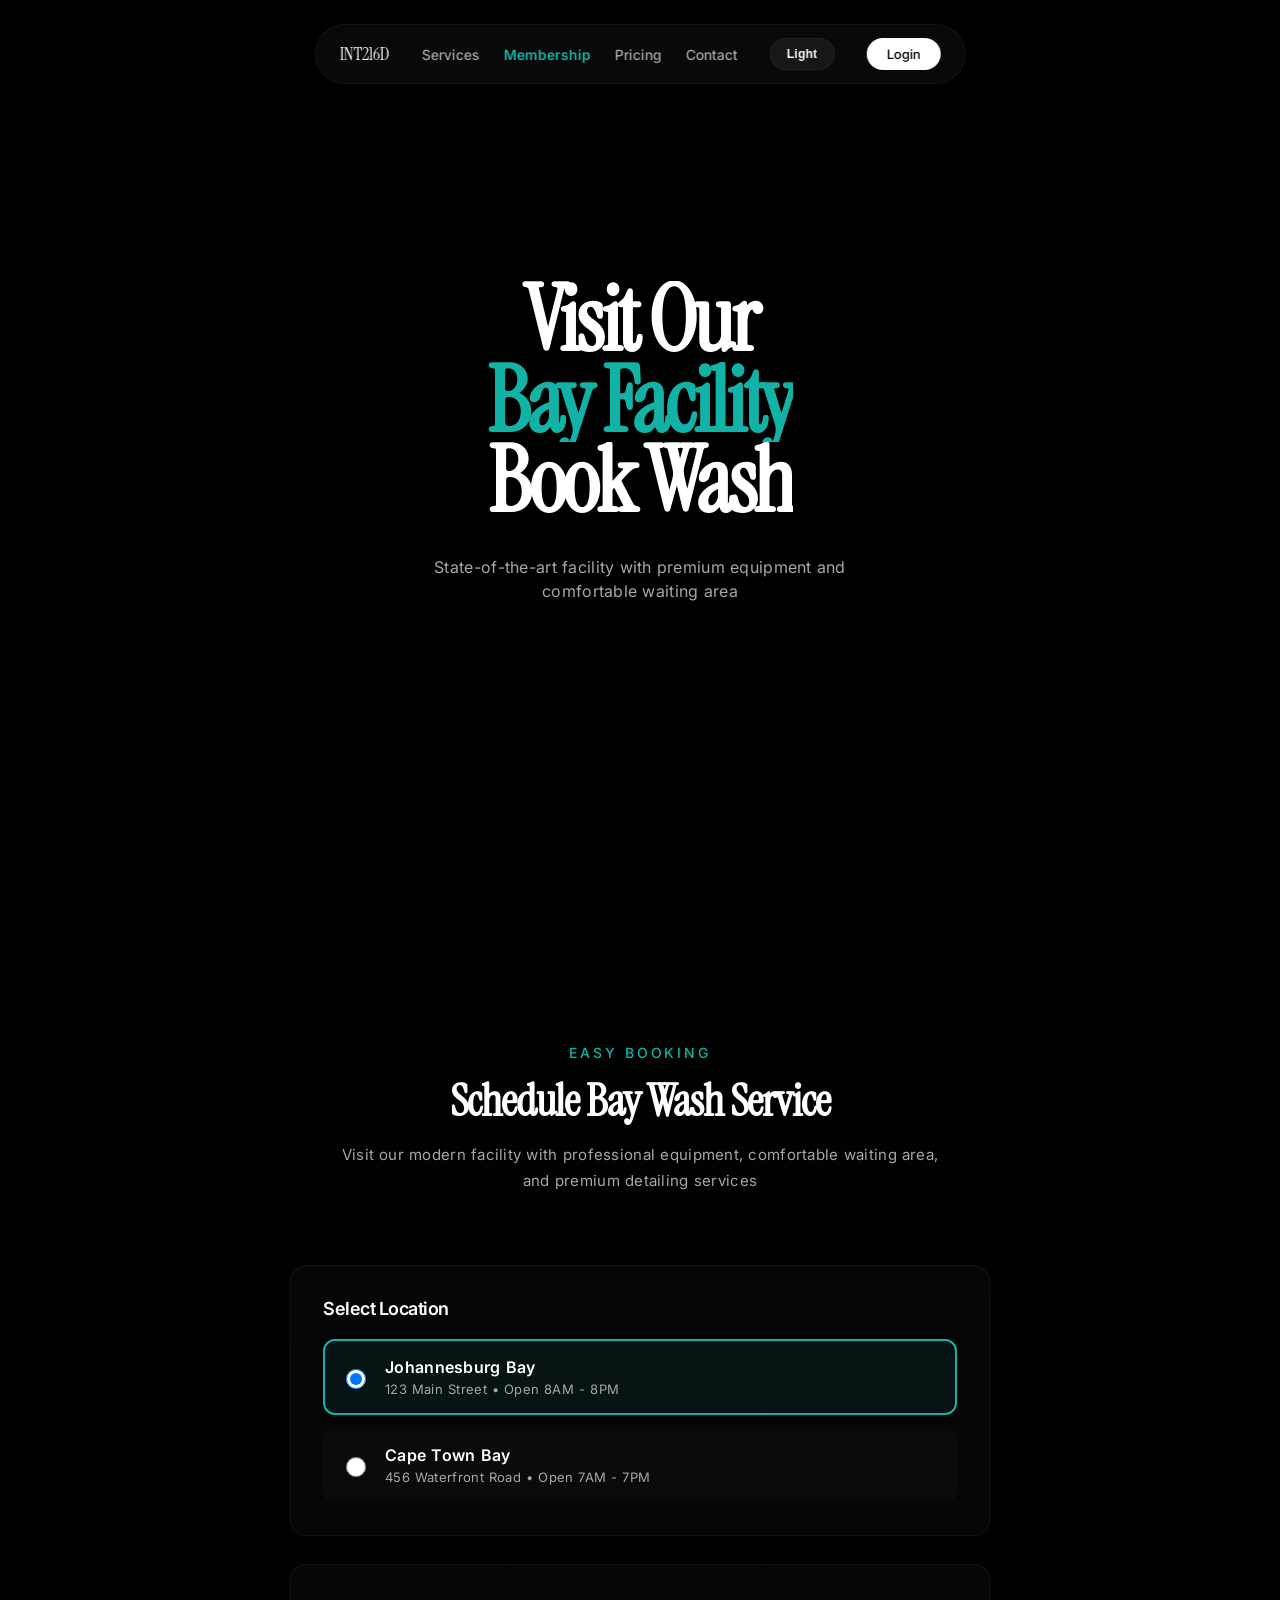
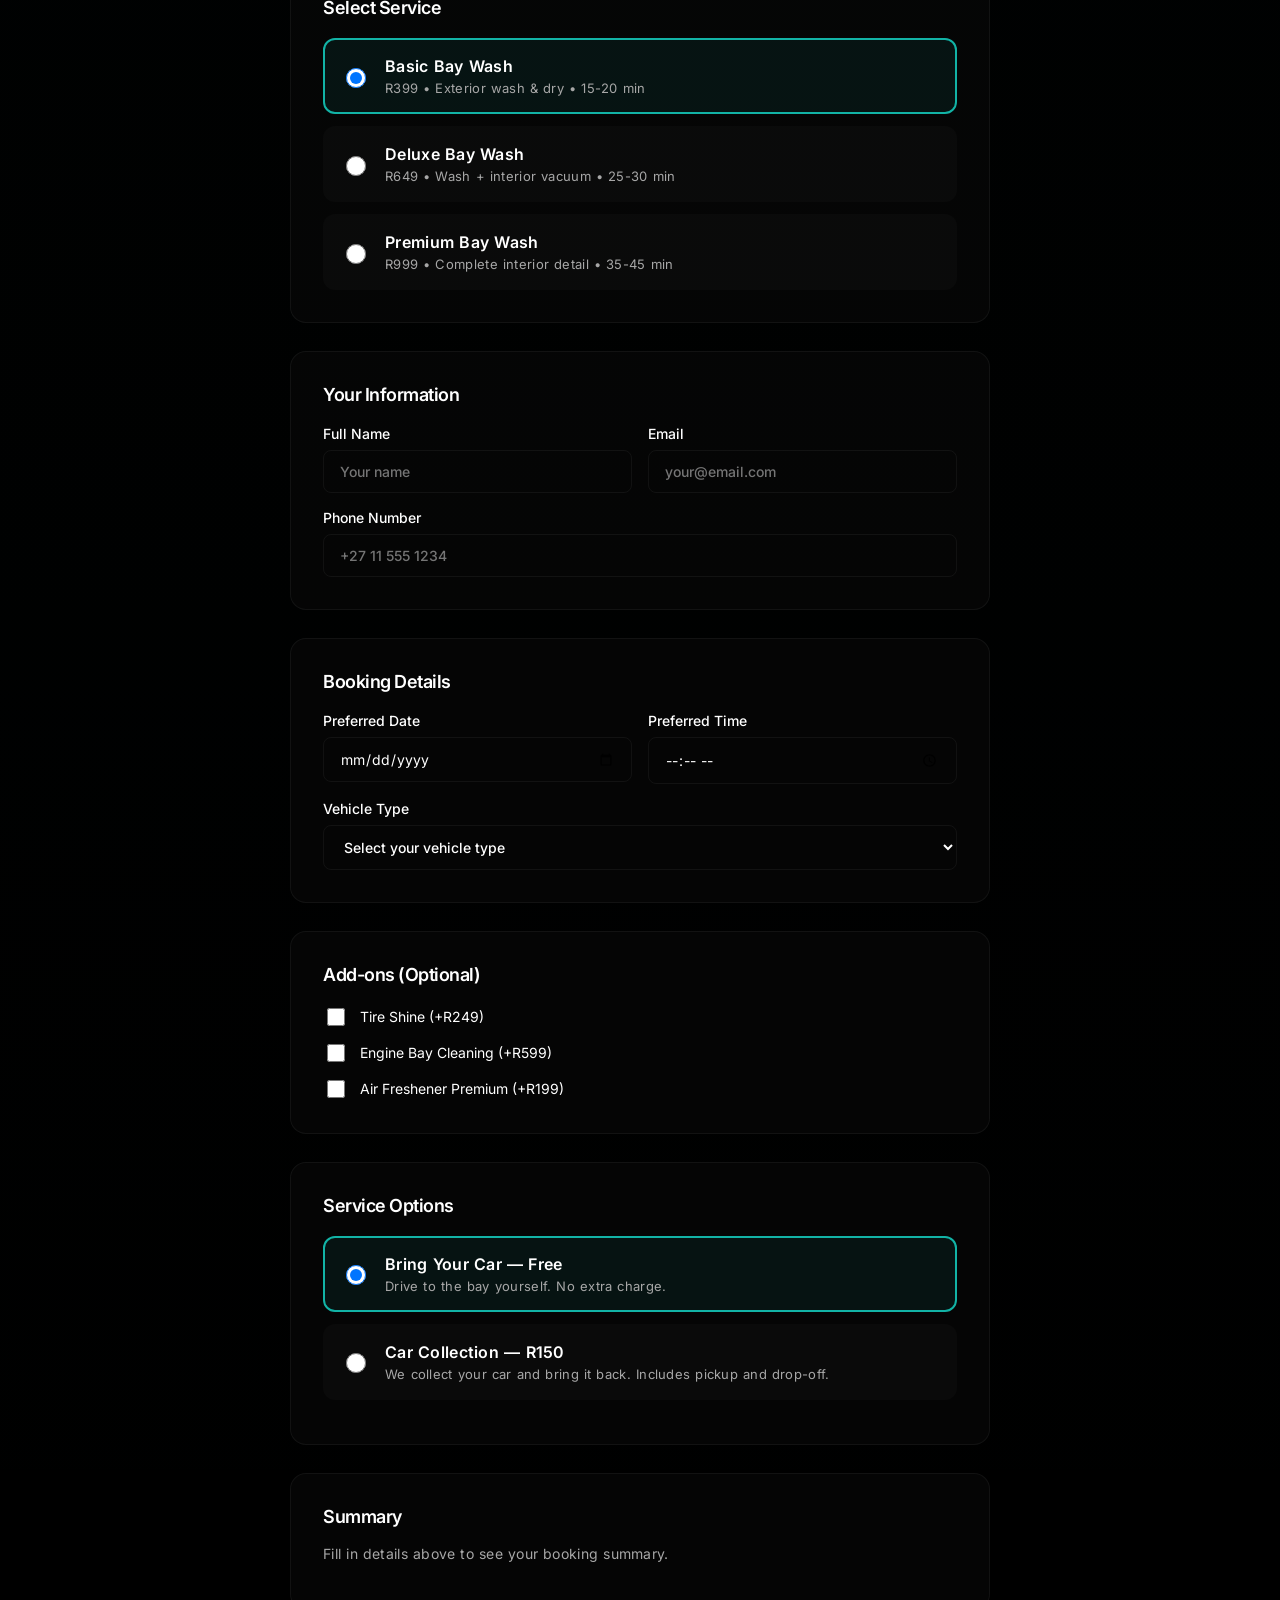
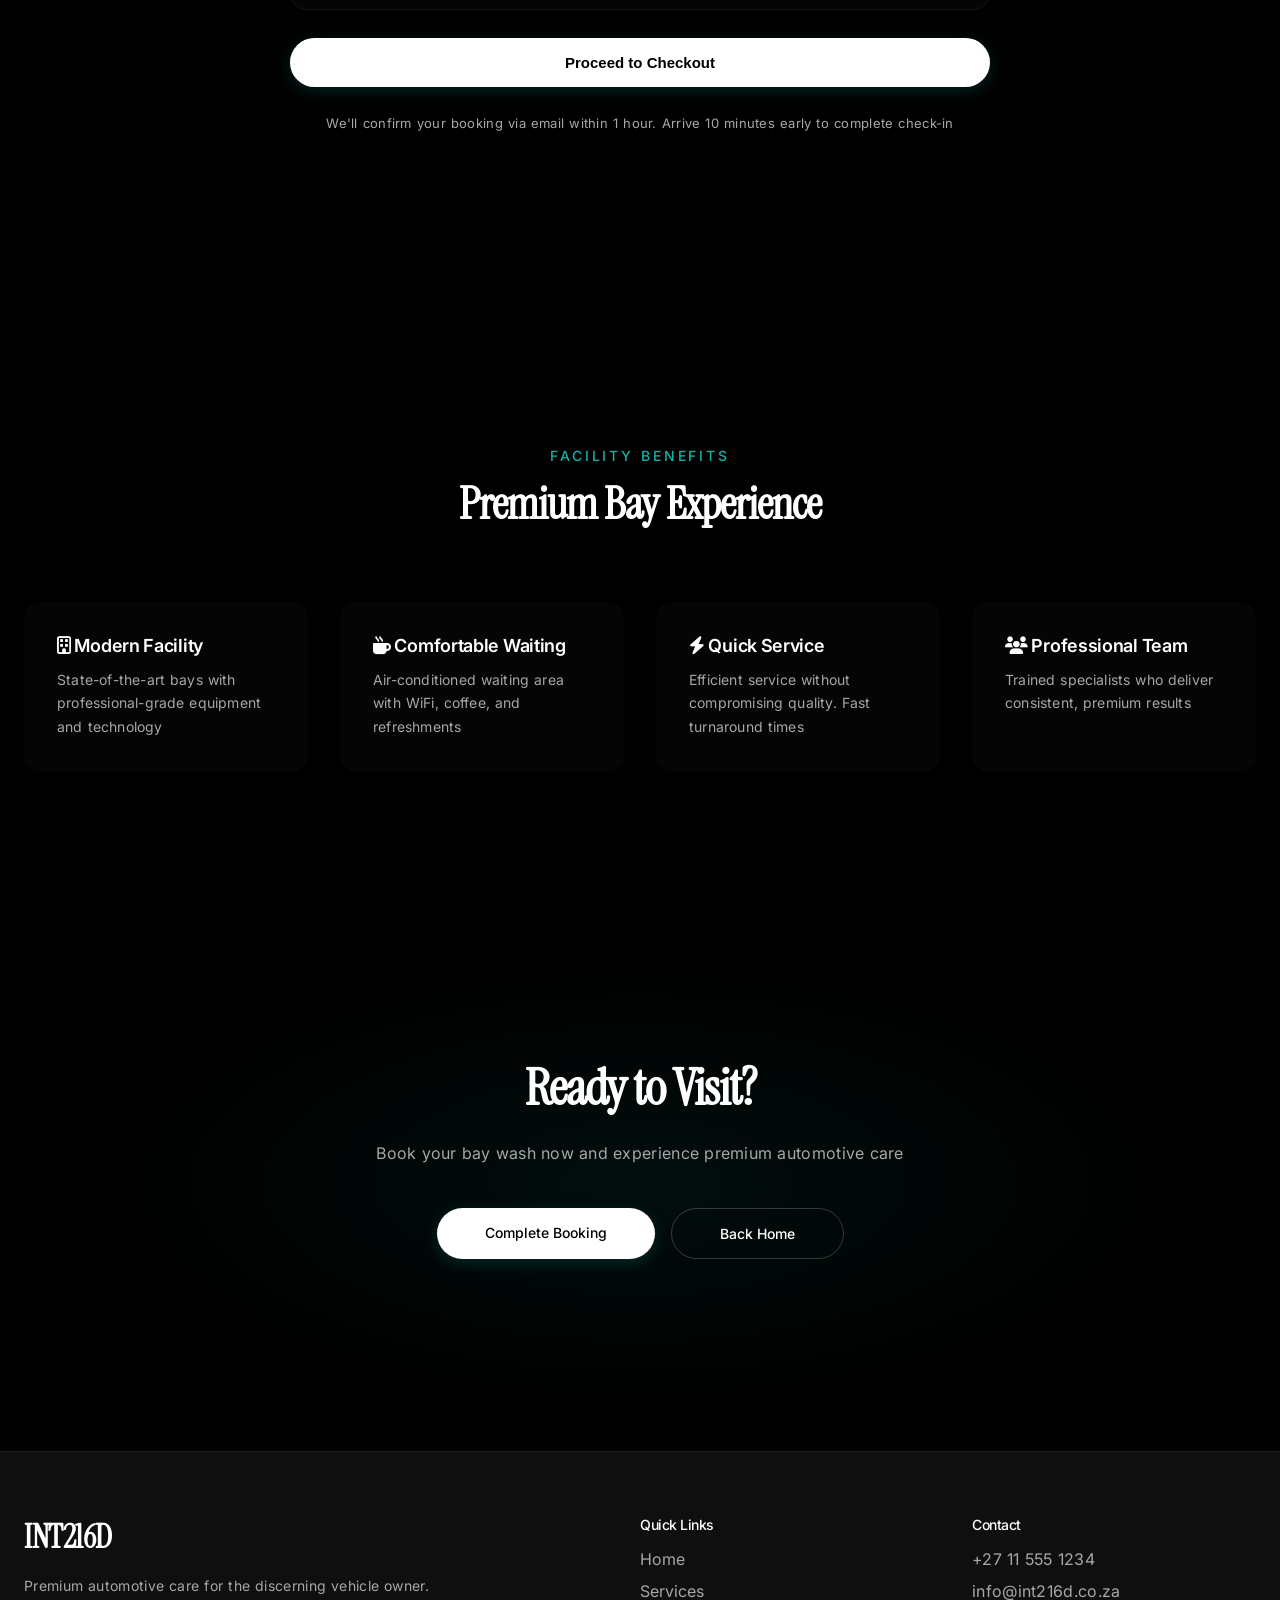
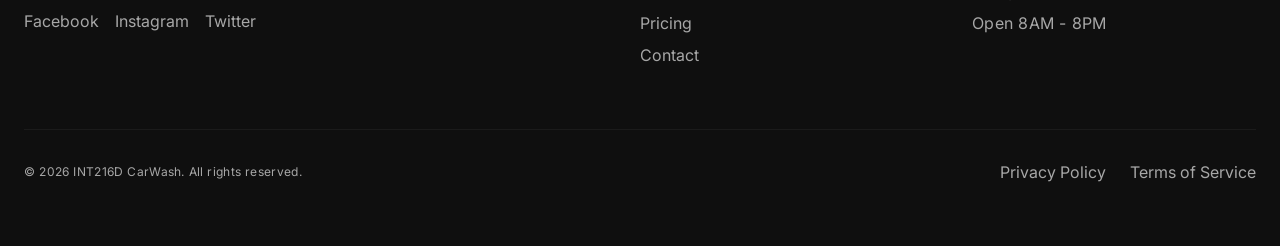
<file: app/book-bay-wash.html>
<!doctype html>
<html lang="en">
  <head>
    <meta charset="UTF-8" />
    <meta name="viewport" content="width=device-width, initial-scale=1.0" />
    <title>Book Bay Wash - INT216D CarWash</title>
    <link rel="icon" type="image/png" href="./public/images/logo.png" />
    <link rel="preconnect" href="https://fonts.googleapis.com" />
    <link rel="preconnect" href="https://fonts.gstatic.com" crossorigin />
    <link href="https://fonts.googleapis.com/css2?family=Instrument+Serif&family=Inter:wght@400;500;600&display=swap" rel="stylesheet" />
    <link rel="stylesheet" href="https://cdnjs.cloudflare.com/ajax/libs/font-awesome/6.5.2/css/all.min.css" integrity="sha512-SnH5WK+bZxgPHs44uWix+LLJAJ9/2PkPKZ5QiAj6Ta86w+fsb2TkR4j8U8U19+9F3R8v+0I4lQ5f6LQxK/5h2g==" crossorigin="anonymous" referrerpolicy="no-referrer" />
    <link rel="stylesheet" href="./styles.css" />
  </head>
  <body>
    <div class="site-shell">
      <nav id="main-nav" class="nav-pill">
        <a href="./index.html" class="brand">INT216D</a>
        <button
          id="menu-toggle-btn"
          class="menu-toggle-btn"
          type="button"
          aria-expanded="false"
          aria-controls="main-nav-links"
          aria-label="Open menu"
        >
          Menu
        </button>
        <div class="nav-links" id="main-nav-links">
          <a href="./index.html#services" class="nav-link">Services</a>
          <a href="./membership.html" class="nav-link nav-featured">Membership</a>
          <a href="./pricing.html" class="nav-link">Pricing</a>
          <a href="./contact.html" class="nav-link">Contact</a>
        </div>
        <button id="theme-toggle-btn" class="theme-toggle-btn" type="button" aria-label="Toggle light mode">
          Light
        </button>
        <a href="./index.html" id="login-btn" class="pill-btn login-btn">Back</a>
      </nav>

      <section id="hero" class="hero-section">
        <div id="hero-three" class="hero-bg"></div>
        <div class="hero-content">
          <div id="hero-title" class="hero-title">
            <div class="line-wrap"><h1 class="hero-line">Visit Our</h1></div>
            <div class="line-wrap"><h1 class="hero-line accent">Bay Facility</h1></div>
            <div class="line-wrap"><h1 class="hero-line">Book Wash</h1></div>
          </div>
          <p id="hero-subtitle" class="hero-subtitle">State-of-the-art facility with premium equipment and comfortable waiting area</p>
        </div>
      </section>

      <section id="booking-form" class="section" style="background: linear-gradient(180deg, rgba(18, 179, 166, 0.01) 0%, transparent 100%);">
        <div class="container">
          <div class="section-header" style="text-align: center; max-width: 600px; margin-left: auto; margin-right: auto;">
            <p class="eyebrow">Easy Booking</p>
            <h2>Schedule Bay Wash Service</h2>
            <p style="margin-top: 16px; color: var(--metallic); font-size: 15px; line-height: 1.7;">
              Visit our modern facility with professional equipment, comfortable waiting area, and premium detailing services
            </p>
          </div>

          <div style="max-width: 700px; margin: 0 auto;">
            <form id="bay-booking-form" style="display: grid; gap: 28px;">
              <!-- Step 1: Location Selection -->
              <div style="background: var(--panel); padding: 32px; border-radius: 16px; border: 1px solid var(--panel-border);">
                <h3 style="margin: 0 0 20px; font-size: 18px; font-weight: 600;">Select Location</h3>

                <label style="display: flex; align-items: center; gap: 16px; padding: 16px; background: rgba(18, 179, 166, 0.08); border-radius: 12px; cursor: pointer; margin-bottom: 12px; transition: all 0.3s ease; border: 2px solid var(--accent);">
                  <input type="radio" name="location" value="johannesburg" checked style="width: 20px; height: 20px; cursor: pointer;" />
                  <div>
                    <p style="margin: 0; font-weight: 600;">Johannesburg Bay</p>
                    <p style="margin: 4px 0 0; color: var(--metallic); font-size: 13px;">123 Main Street • Open 8AM - 8PM</p>
                  </div>
                </label>

                <label style="display: flex; align-items: center; gap: 16px; padding: 16px; background: var(--panel); border-radius: 12px; cursor: pointer; border: 2px solid transparent; transition: all 0.3s ease;">
                  <input type="radio" name="location" value="capetown" style="width: 20px; height: 20px; cursor: pointer;" />
                  <div>
                    <p style="margin: 0; font-weight: 600;">Cape Town Bay</p>
                    <p style="margin: 4px 0 0; color: var(--metallic); font-size: 13px;">456 Waterfront Road • Open 7AM - 7PM</p>
                  </div>
                </label>
              </div>

              <!-- Step 2: Service Selection -->
              <div style="background: var(--panel); padding: 32px; border-radius: 16px; border: 1px solid var(--panel-border);">
                <h3 style="margin: 0 0 20px; font-size: 18px; font-weight: 600;">Select Service</h3>

                <label style="display: flex; align-items: center; gap: 16px; padding: 16px; background: rgba(18, 179, 166, 0.08); border-radius: 12px; cursor: pointer; margin-bottom: 12px; transition: all 0.3s ease; border: 2px solid var(--accent);">
                  <input type="radio" name="service" value="BASIC_WASH" checked style="width: 20px; height: 20px; cursor: pointer;" />
                  <div>
                    <p style="margin: 0; font-weight: 600;">Basic Bay Wash</p>
                    <p style="margin: 4px 0 0; color: var(--metallic); font-size: 13px;">R399 • Exterior wash & dry • 15-20 min</p>
                  </div>
                </label>

                <label style="display: flex; align-items: center; gap: 16px; padding: 16px; background: var(--panel); border-radius: 12px; cursor: pointer; margin-bottom: 12px; transition: all 0.3s ease; border: 2px solid transparent;">
                  <input type="radio" name="service" value="DELUXE_WASH" style="width: 20px; height: 20px; cursor: pointer;" />
                  <div>
                    <p style="margin: 0; font-weight: 600;">Deluxe Bay Wash</p>
                    <p style="margin: 4px 0 0; color: var(--metallic); font-size: 13px;">R649 • Wash + interior vacuum • 25-30 min</p>
                  </div>
                </label>

                <label style="display: flex; align-items: center; gap: 16px; padding: 16px; background: var(--panel); border-radius: 12px; cursor: pointer; border: 2px solid transparent; transition: all 0.3s ease;">
                  <input type="radio" name="service" value="PREMIUM_WASH" style="width: 20px; height: 20px; cursor: pointer;" />
                  <div>
                    <p style="margin: 0; font-weight: 600;">Premium Bay Wash</p>
                    <p style="margin: 4px 0 0; color: var(--metallic); font-size: 13px;">R999 • Complete interior detail • 35-45 min</p>
                  </div>
                </label>
              </div>

              <!-- Step 3: Personal Information -->
              <div style="background: var(--panel); padding: 32px; border-radius: 16px; border: 1px solid var(--panel-border);">
                <h3 style="margin: 0 0 20px; font-size: 18px; font-weight: 600;">Your Information</h3>

                <div style="display: grid; grid-template-columns: 1fr 1fr; gap: 16px; margin-bottom: 16px;">
                  <div>
                    <label style="display: block; margin-bottom: 8px; font-size: 14px; font-weight: 500;">Full Name</label>
                    <input name="fullName" type="text" placeholder="Your name" style="width: 100%; padding: 12px 16px; background: transparent; border: 1px solid var(--panel-border); border-radius: 8px; color: var(--ink); font-size: 14px; font-family: Inter, sans-serif;" required />
                  </div>
                  <div>
                    <label style="display: block; margin-bottom: 8px; font-size: 14px; font-weight: 500;">Email</label>
                    <input name="email" type="email" placeholder="your@email.com" style="width: 100%; padding: 12px 16px; background: transparent; border: 1px solid var(--panel-border); border-radius: 8px; color: var(--ink); font-size: 14px; font-family: Inter, sans-serif;" required />
                  </div>
                </div>

                <div>
                  <label style="display: block; margin-bottom: 8px; font-size: 14px; font-weight: 500;">Phone Number</label>
                  <input name="phone" type="tel" placeholder="+27 11 555 1234" style="width: 100%; padding: 12px 16px; background: transparent; border: 1px solid var(--panel-border); border-radius: 8px; color: var(--ink); font-size: 14px; font-family: Inter, sans-serif;" required />
                </div>
              </div>

              <!-- Step 4: Booking Details -->
              <div style="background: var(--panel); padding: 32px; border-radius: 16px; border: 1px solid var(--panel-border);">
                <h3 style="margin: 0 0 20px; font-size: 18px; font-weight: 600;">Booking Details</h3>

                <div style="display: grid; grid-template-columns: 1fr 1fr; gap: 16px; margin-bottom: 16px;">
                  <div>
                    <label style="display: block; margin-bottom: 8px; font-size: 14px; font-weight: 500;">Preferred Date</label>
                    <input name="preferredDate" type="date" style="width: 100%; padding: 12px 16px; background: transparent; border: 1px solid var(--panel-border); border-radius: 8px; color: var(--ink); font-size: 14px; font-family: Inter, sans-serif;" required />
                  </div>
                  <div>
                    <label style="display: block; margin-bottom: 8px; font-size: 14px; font-weight: 500;">Preferred Time</label>
                    <input name="preferredTime" type="time" style="width: 100%; padding: 12px 16px; background: transparent; border: 1px solid var(--panel-border); border-radius: 8px; color: var(--ink); font-size: 14px; font-family: Inter, sans-serif;" required />
                  </div>
                </div>

                <div>
                  <label style="display: block; margin-bottom: 8px; font-size: 14px; font-weight: 500;">Vehicle Type</label>
                  <select name="vehicleType" style="width: 100%; padding: 12px 16px; background: transparent; border: 1px solid var(--panel-border); border-radius: 8px; color: var(--ink); font-size: 14px; font-family: Inter, sans-serif;" required>
                    <option value="">Select your vehicle type</option>
                    <option value="sedan">Sedan</option>
                    <option value="suv">SUV</option>
                    <option value="truck">Truck</option>
                    <option value="van">Van</option>
                    <option value="other">Other</option>
                  </select>
                </div>
              </div>

              <!-- Step 5: Additional Options -->
              <div style="background: var(--panel); padding: 32px; border-radius: 16px; border: 1px solid var(--panel-border);">
                <h3 style="margin: 0 0 20px; font-size: 18px; font-weight: 600;">Add-ons (Optional)</h3>

                <label style="display: flex; align-items: center; gap: 12px; margin-bottom: 12px;">
                  <input name="addOns" value="tire-shine" type="checkbox" style="width: 18px; height: 18px; cursor: pointer;" />
                  <span style="font-size: 14px;">Tire Shine (+R249)</span>
                </label>

                <label style="display: flex; align-items: center; gap: 12px; margin-bottom: 12px;">
                  <input name="addOns" value="engine-bay-cleaning" type="checkbox" style="width: 18px; height: 18px; cursor: pointer;" />
                  <span style="font-size: 14px;">Engine Bay Cleaning (+R599)</span>
                </label>

                <label style="display: flex; align-items: center; gap: 12px;">
                  <input name="addOns" value="air-freshener-premium" type="checkbox" style="width: 18px; height: 18px; cursor: pointer;" />
                  <span style="font-size: 14px;">Air Freshener Premium (+R199)</span>
                </label>
              </div>

              <div style="background: var(--panel); padding: 32px; border-radius: 16px; border: 1px solid var(--panel-border);">
                <h3 style="margin: 0 0 20px; font-size: 18px; font-weight: 600;">Service Options</h3>

                <label style="display: flex; align-items: center; gap: 16px; padding: 16px; background: rgba(18, 179, 166, 0.08); border-radius: 12px; cursor: pointer; margin-bottom: 12px; border: 2px solid var(--accent);">
                  <input type="radio" name="serviceOption" value="bring_car" checked style="width: 20px; height: 20px; cursor: pointer;" />
                  <div>
                    <p style="margin: 0; font-weight: 600;">Bring Your Car — Free</p>
                    <p style="margin: 4px 0 0; color: var(--metallic); font-size: 13px;">Drive to the bay yourself. No extra charge.</p>
                  </div>
                </label>

                <label style="display: flex; align-items: center; gap: 16px; padding: 16px; background: var(--panel); border-radius: 12px; cursor: pointer; margin-bottom: 12px; border: 2px solid transparent; transition: all 0.3s ease;">
                  <input type="radio" name="serviceOption" value="collection" style="width: 20px; height: 20px; cursor: pointer;" />
                  <div>
                    <p style="margin: 0; font-weight: 600;">Car Collection — R150</p>
                    <p style="margin: 4px 0 0; color: var(--metallic); font-size: 13px;">We collect your car and bring it back. Includes pickup and drop-off.</p>
                  </div>
                </label>
              </div>

              <div style="background: var(--panel); padding: 32px; border-radius: 16px; border: 1px solid var(--panel-border);">
                <h3 style="margin: 0 0 16px; font-size: 18px; font-weight: 600;">Summary</h3>
                <p id="bay-summary" style="margin: 0; color: var(--metallic); font-size: 14px; line-height: 1.6;">Fill in details above to see your booking summary.</p>
                <div id="bay-total" style="margin: 12px 0 0; font-size: 24px; font-weight: 700; color: var(--accent);"></div>
              </div>

              <!-- Submit Button -->
              <button type="submit" class="pill-btn btn-primary" style="width: 100%; padding: 16px 32px; font-size: 15px; font-weight: 600;">Proceed to Checkout</button>

              <p style="text-align: center; color: var(--metallic); font-size: 13px; margin: 0;">
                We'll confirm your booking via email within 1 hour. Arrive 10 minutes early to complete check-in
              </p>
              <p id="bay-booking-status" style="text-align: center; color: var(--metallic); font-size: 13px; margin: 0;"></p>
            </form>
          </div>
        </div>
      </section>

      <section id="benefits" class="section">
        <div class="container">
          <div class="section-header" style="text-align: center;">
            <p class="eyebrow">Facility Benefits</p>
            <h2>Premium Bay Experience</h2>
          </div>

          <div class="benefits-grid">
            <div class="benefit-item">
              <h3><i class="fa-regular fa-building" aria-hidden="true"></i> Modern Facility</h3>
              <p>State-of-the-art bays with professional-grade equipment and technology</p>
            </div>
            <div class="benefit-item">
              <h3><i class="fa-solid fa-mug-hot" aria-hidden="true"></i> Comfortable Waiting</h3>
              <p>Air-conditioned waiting area with WiFi, coffee, and refreshments</p>
            </div>
            <div class="benefit-item">
              <h3><i class="fa-solid fa-bolt" aria-hidden="true"></i> Quick Service</h3>
              <p>Efficient service without compromising quality. Fast turnaround times</p>
            </div>
            <div class="benefit-item">
              <h3><i class="fa-solid fa-users" aria-hidden="true"></i> Professional Team</h3>
              <p>Trained specialists who deliver consistent, premium results</p>
            </div>
          </div>
        </div>
      </section>

      <section id="cta" class="section booking-section">
        <div class="booking-gradient"></div>
        <div class="container booking-content">
          <h2>Ready to Visit?</h2>
          <p class="desc">Book your bay wash now and experience premium automotive care</p>
          <div class="booking-btn-row">
            <a href="#booking-form" class="pill-btn btn-primary">Complete Booking</a>
            <a href="./index.html" class="pill-btn btn-outline">Back Home</a>
          </div>
        </div>
      </section>

      <section id="footer" class="footer-section">
        <div class="iridescent-wrap">
          <canvas id="iridescent-canvas"></canvas>
        </div>
        <div class="container footer-content">
          <div class="footer-grid">
            <div class="footer-col wide">
              <h3 class="footer-brand">INT216D</h3>
              <p class="footer-blurb">Premium automotive care for the discerning vehicle owner.</p>
              <div class="inline-links">
                <a href="#" class="footer-link">Facebook</a>
                <a href="#" class="footer-link">Instagram</a>
                <a href="#" class="footer-link">Twitter</a>
              </div>
            </div>
            <div class="footer-col">
              <h4 class="footer-col-title">Quick Links</h4>
              <div class="footer-col-list">
                <a href="./index.html" class="footer-text-link">Home</a>
                <a href="./services.html" class="footer-text-link">Services</a>
                <a href="./pricing.html" class="footer-text-link">Pricing</a>
                <a href="./contact.html" class="footer-text-link">Contact</a>
              </div>
            </div>
            <div class="footer-col">
              <h4 class="footer-col-title">Contact</h4>
              <div class="footer-col-list">
                <p class="footer-link" style="cursor: default; margin: 0;">+27 11 555 1234</p>
                <p class="footer-link" style="cursor: default; margin: 0;">info@int216d.co.za</p>
                <p class="footer-link" style="cursor: default; margin: 0;">Open 8AM - 8PM</p>
              </div>
            </div>
          </div>
          <div class="footer-bottom">
            <p class="footer-copy">&copy; 2024 INT216D CarWash. All rights reserved.</p>
            <div class="footer-bottom-links">
              <a href="#" class="footer-text-link">Privacy Policy</a>
              <a href="#" class="footer-text-link">Terms of Service</a>
            </div>
          </div>
        </div>
      </section>
    </div>

    <script>
      (function() {
        var token = localStorage.getItem('int216d:accessToken');
        if (!token) return;
        var API = localStorage.getItem('int216d:apiBase') || 'http://localhost:8080';
        fetch(API + '/api/v1/clients/me', { headers: { 'Authorization': 'Bearer ' + token } })
          .then(function(r) { return r.json(); })
          .then(function(d) {
            var p = d.data || {};
            var form = document.getElementById('bay-booking-form');
            if (!form) return;
            var set = function(name, val) { var el = form.querySelector('[name="' + name + '"]'); if (el && val) el.value = val; };
            set('fullName', (p.firstName || '') + ' ' + (p.lastName || ''));
            set('phone', p.phone || '');
            // Email from JWT payload
            try {
              var parts = token.split('.');
              var raw = parts[1].replace(/-/g, '+').replace(/_/g, '/');
              var pad = raw + '='.repeat((4 - (raw.length % 4)) % 4);
              var jwt = JSON.parse(atob(pad));
              set('email', jwt.email || '');
            } catch(_) {}
          })
          .catch(function() {});
      })();
    </script>
    <script type="module" src="./script-pages.js"></script>
  </body>
</html>
</file>
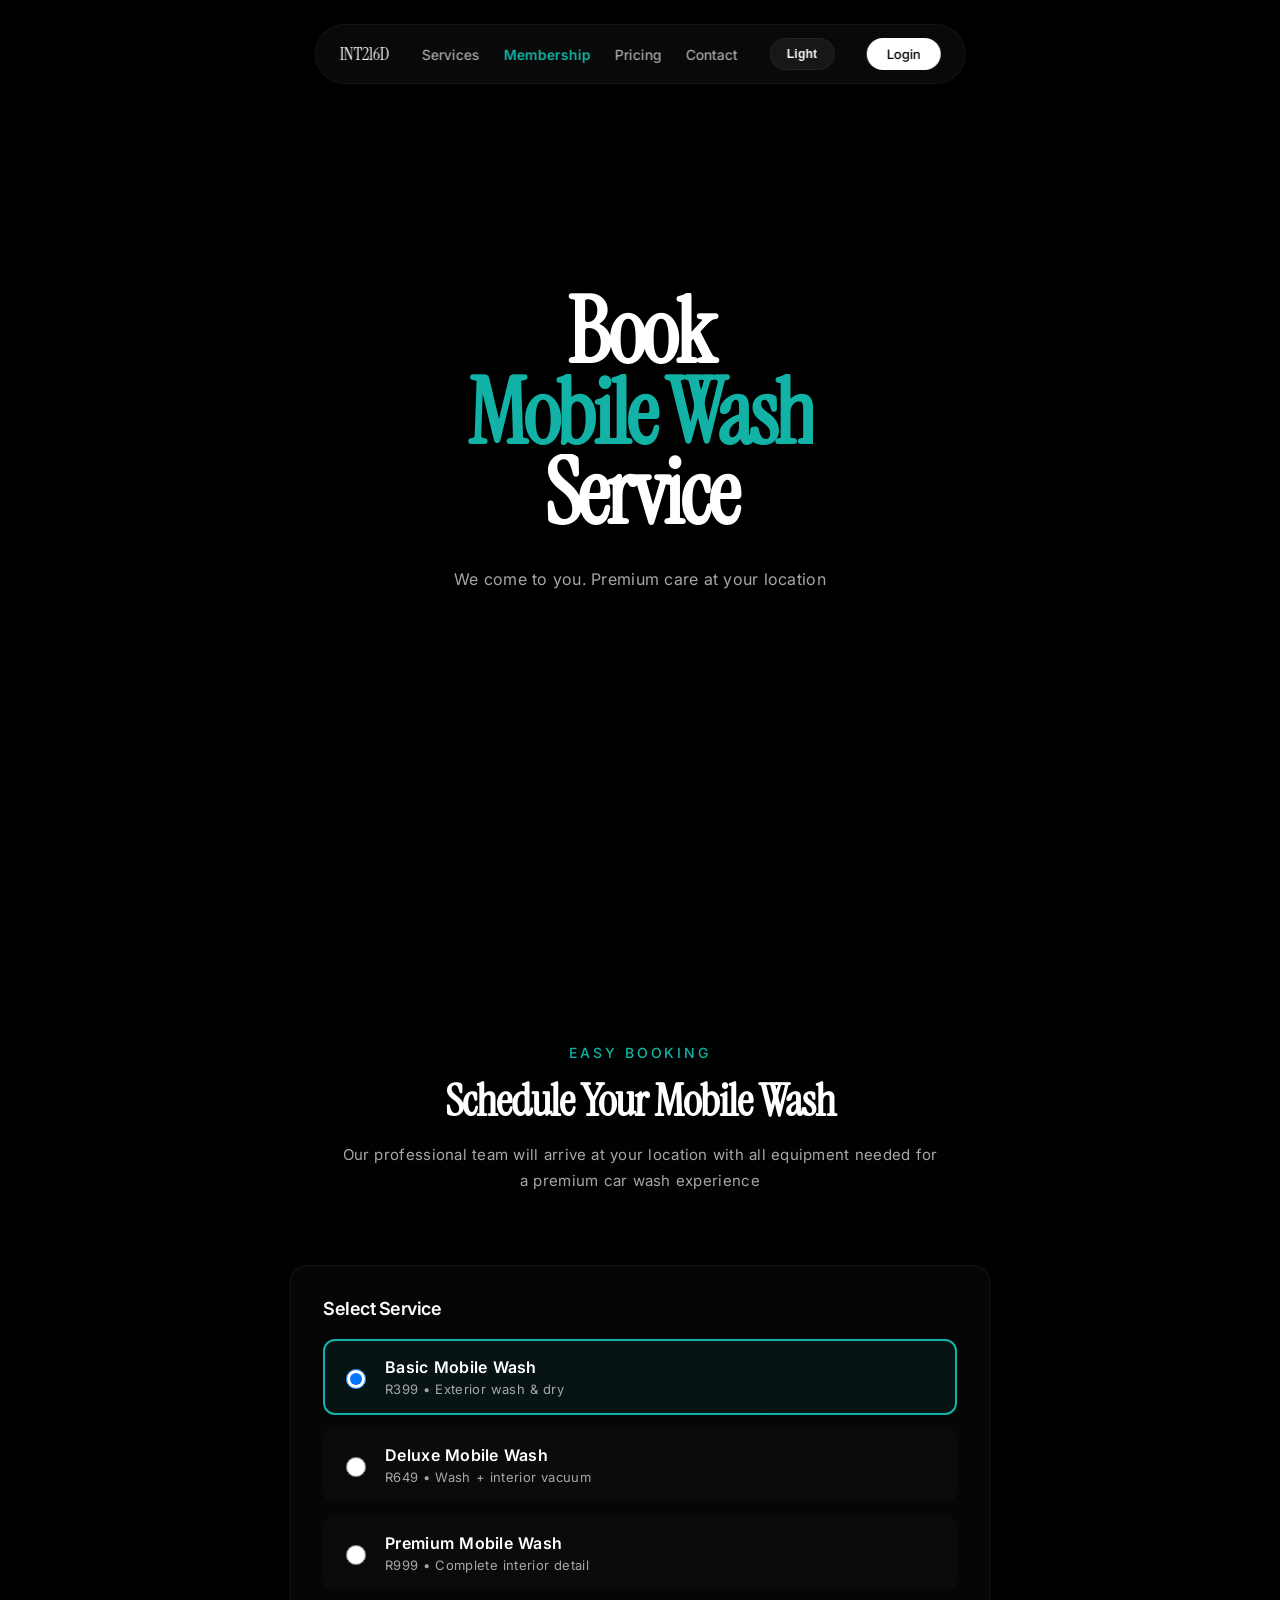
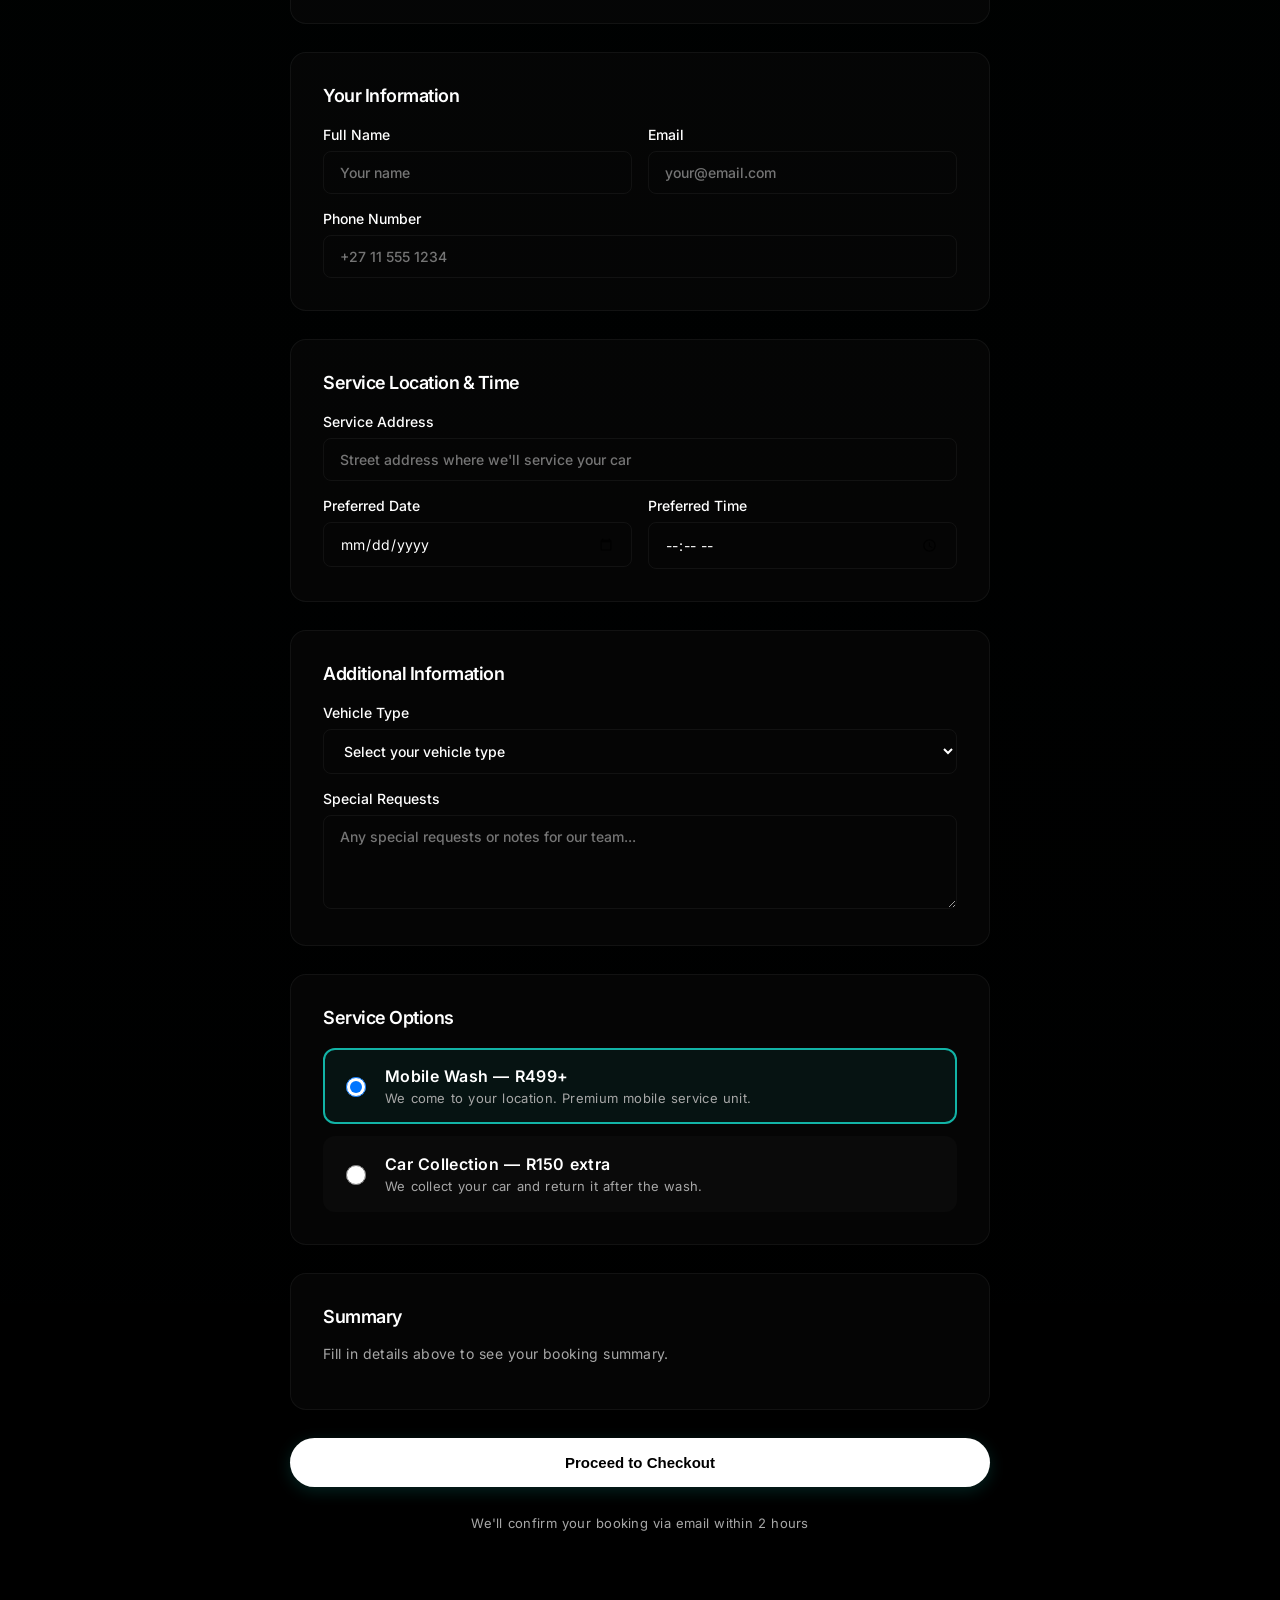
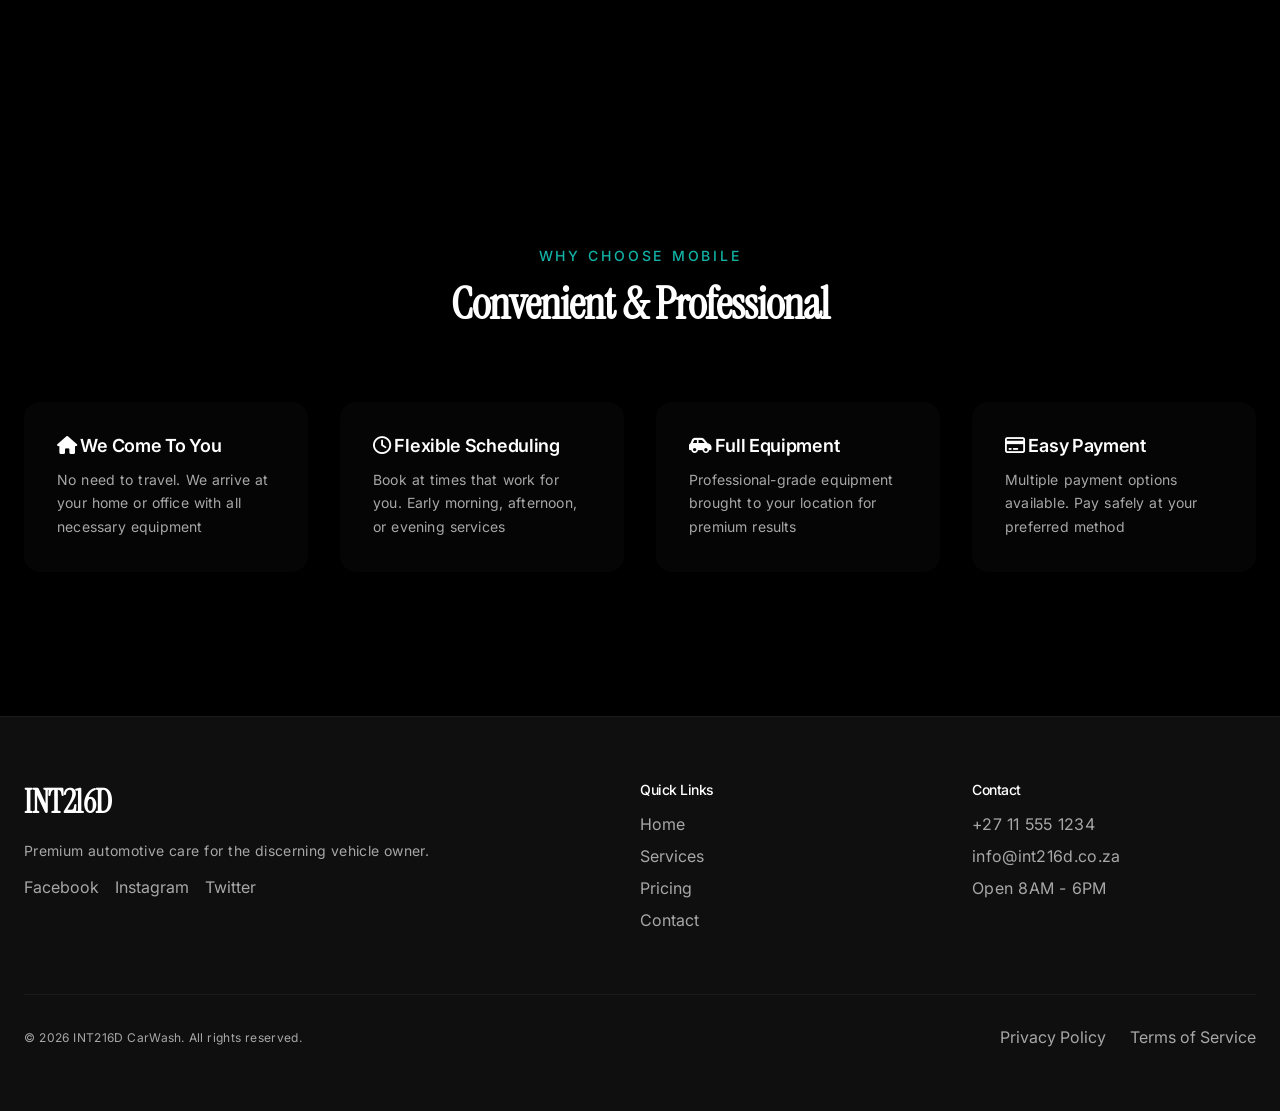
<file: app/book-mobile-wash.html>
<!doctype html>
<html lang="en">
  <head>
    <meta charset="UTF-8" />
    <meta name="viewport" content="width=device-width, initial-scale=1.0" />
    <title>Book Mobile Wash - INT216D CarWash</title>
    <link rel="icon" type="image/png" href="./public/images/logo.png" />
    <link rel="preconnect" href="https://fonts.googleapis.com" />
    <link rel="preconnect" href="https://fonts.gstatic.com" crossorigin />
    <link href="https://fonts.googleapis.com/css2?family=Instrument+Serif&family=Inter:wght@400;500;600&display=swap" rel="stylesheet" />
    <link rel="stylesheet" href="https://cdnjs.cloudflare.com/ajax/libs/font-awesome/6.5.2/css/all.min.css" integrity="sha512-SnH5WK+bZxgPHs44uWix+LLJAJ9/2PkPKZ5QiAj6Ta86w+fsb2TkR4j8U8U19+9F3R8v+0I4lQ5f6LQxK/5h2g==" crossorigin="anonymous" referrerpolicy="no-referrer" />
    <link rel="stylesheet" href="./styles.css" />
  </head>
  <body>
    <div class="site-shell">
      <nav id="main-nav" class="nav-pill">
        <a href="./index.html" class="brand">INT216D</a>
        <button
          id="menu-toggle-btn"
          class="menu-toggle-btn"
          type="button"
          aria-expanded="false"
          aria-controls="main-nav-links"
          aria-label="Open menu"
        >
          Menu
        </button>
        <div class="nav-links" id="main-nav-links">
          <a href="./index.html#services" class="nav-link">Services</a>
          <a href="./membership.html" class="nav-link nav-featured">Membership</a>
          <a href="./pricing.html" class="nav-link">Pricing</a>
          <a href="./contact.html" class="nav-link">Contact</a>
        </div>
        <button id="theme-toggle-btn" class="theme-toggle-btn" type="button" aria-label="Toggle light mode">
          Light
        </button>
        <a href="./index.html" id="login-btn" class="pill-btn login-btn">Back</a>
      </nav>

      <section id="hero" class="hero-section">
        <div id="hero-three" class="hero-bg"></div>
        <div class="hero-content">
          <div id="hero-title" class="hero-title">
            <div class="line-wrap"><h1 class="hero-line">Book</h1></div>
            <div class="line-wrap"><h1 class="hero-line accent">Mobile Wash</h1></div>
            <div class="line-wrap"><h1 class="hero-line">Service</h1></div>
          </div>
          <p id="hero-subtitle" class="hero-subtitle">We come to you. Premium care at your location</p>
        </div>
      </section>

      <section id="booking-form" class="section" style="background: linear-gradient(180deg, rgba(18, 179, 166, 0.01) 0%, transparent 100%);">
        <div class="container">
          <div class="section-header" style="text-align: center; max-width: 600px; margin-left: auto; margin-right: auto;">
            <p class="eyebrow">Easy Booking</p>
            <h2>Schedule Your Mobile Wash</h2>
            <p style="margin-top: 16px; color: var(--metallic); font-size: 15px; line-height: 1.7;">
              Our professional team will arrive at your location with all equipment needed for a premium car wash experience
            </p>
          </div>

          <div style="max-width: 700px; margin: 0 auto;">
            <form id="mobile-booking-form" style="display: grid; gap: 28px;">
              <!-- Step 1: Service Selection -->
              <div style="background: var(--panel); padding: 32px; border-radius: 16px; border: 1px solid var(--panel-border);">
                <h3 style="margin: 0 0 20px; font-size: 18px; font-weight: 600;">Select Service</h3>

                <label style="display: flex; align-items: center; gap: 16px; padding: 16px; background: rgba(18, 179, 166, 0.08); border-radius: 12px; cursor: pointer; margin-bottom: 12px; transition: all 0.3s ease; border: 2px solid var(--accent);">
                  <input type="radio" name="service" value="MOBILE_WASH" checked style="width: 20px; height: 20px; cursor: pointer;" />
                  <div>
                    <p style="margin: 0; font-weight: 600;">Basic Mobile Wash</p>
                    <p style="margin: 4px 0 0; color: var(--metallic); font-size: 13px;">R399 • Exterior wash & dry</p>
                  </div>
                </label>

                <label style="display: flex; align-items: center; gap: 16px; padding: 16px; background: var(--panel); border-radius: 12px; cursor: pointer; margin-bottom: 12px; transition: all 0.3s ease; border: 2px solid transparent;">
                  <input type="radio" name="service" value="DELUXE_WASH" style="width: 20px; height: 20px; cursor: pointer;" />
                  <div>
                    <p style="margin: 0; font-weight: 600;">Deluxe Mobile Wash</p>
                    <p style="margin: 4px 0 0; color: var(--metallic); font-size: 13px;">R649 • Wash + interior vacuum</p>
                  </div>
                </label>

                <label style="display: flex; align-items: center; gap: 16px; padding: 16px; background: var(--panel); border-radius: 12px; cursor: pointer; border: 2px solid transparent; transition: all 0.3s ease;">
                  <input type="radio" name="service" value="PREMIUM_WASH" style="width: 20px; height: 20px; cursor: pointer;" />
                  <div>
                    <p style="margin: 0; font-weight: 600;">Premium Mobile Wash</p>
                    <p style="margin: 4px 0 0; color: var(--metallic); font-size: 13px;">R999 • Complete interior detail</p>
                  </div>
                </label>
              </div>

              <!-- Step 2: Personal Information -->
              <div style="background: var(--panel); padding: 32px; border-radius: 16px; border: 1px solid var(--panel-border);">
                <h3 style="margin: 0 0 20px; font-size: 18px; font-weight: 600;">Your Information</h3>

                <div style="display: grid; grid-template-columns: 1fr 1fr; gap: 16px; margin-bottom: 16px;">
                  <div>
                    <label style="display: block; margin-bottom: 8px; font-size: 14px; font-weight: 500;">Full Name</label>
                    <input name="fullName" type="text" placeholder="Your name" style="width: 100%; padding: 12px 16px; background: transparent; border: 1px solid var(--panel-border); border-radius: 8px; color: var(--ink); font-size: 14px; font-family: Inter, sans-serif;" required />
                  </div>
                  <div>
                    <label style="display: block; margin-bottom: 8px; font-size: 14px; font-weight: 500;">Email</label>
                    <input name="email" type="email" placeholder="your@email.com" style="width: 100%; padding: 12px 16px; background: transparent; border: 1px solid var(--panel-border); border-radius: 8px; color: var(--ink); font-size: 14px; font-family: Inter, sans-serif;" required />
                  </div>
                </div>

                <div>
                  <label style="display: block; margin-bottom: 8px; font-size: 14px; font-weight: 500;">Phone Number</label>
                  <input name="phone" type="tel" placeholder="+27 11 555 1234" style="width: 100%; padding: 12px 16px; background: transparent; border: 1px solid var(--panel-border); border-radius: 8px; color: var(--ink); font-size: 14px; font-family: Inter, sans-serif;" required />
                </div>
              </div>

              <!-- Step 3: Location & Time -->
              <div style="background: var(--panel); padding: 32px; border-radius: 16px; border: 1px solid var(--panel-border);">
                <h3 style="margin: 0 0 20px; font-size: 18px; font-weight: 600;">Service Location & Time</h3>

                <div style="display: grid; gap: 16px;">
                  <div>
                    <label style="display: block; margin-bottom: 8px; font-size: 14px; font-weight: 500;">Service Address</label>
                    <input name="serviceAddress" type="text" placeholder="Street address where we'll service your car" style="width: 100%; padding: 12px 16px; background: transparent; border: 1px solid var(--panel-border); border-radius: 8px; color: var(--ink); font-size: 14px; font-family: Inter, sans-serif;" required />
                  </div>

                  <div style="display: grid; grid-template-columns: 1fr 1fr; gap: 16px;">
                    <div>
                      <label style="display: block; margin-bottom: 8px; font-size: 14px; font-weight: 500;">Preferred Date</label>
                      <input name="preferredDate" type="date" style="width: 100%; padding: 12px 16px; background: transparent; border: 1px solid var(--panel-border); border-radius: 8px; color: var(--ink); font-size: 14px; font-family: Inter, sans-serif;" required />
                    </div>
                    <div>
                      <label style="display: block; margin-bottom: 8px; font-size: 14px; font-weight: 500;">Preferred Time</label>
                      <input name="preferredTime" type="time" style="width: 100%; padding: 12px 16px; background: transparent; border: 1px solid var(--panel-border); border-radius: 8px; color: var(--ink); font-size: 14px; font-family: Inter, sans-serif;" required />
                    </div>
                  </div>
                </div>
              </div>

              <!-- Step 4: Additional Info -->
              <div style="background: var(--panel); padding: 32px; border-radius: 16px; border: 1px solid var(--panel-border);">
                <h3 style="margin: 0 0 20px; font-size: 18px; font-weight: 600;">Additional Information</h3>

                <div>
                  <label style="display: block; margin-bottom: 8px; font-size: 14px; font-weight: 500;">Vehicle Type</label>
                  <select name="vehicleType" style="width: 100%; padding: 12px 16px; background: transparent; border: 1px solid var(--panel-border); border-radius: 8px; color: var(--ink); font-size: 14px; font-family: Inter, sans-serif; margin-bottom: 16px;" required>
                    <option value="">Select your vehicle type</option>
                    <option value="sedan">Sedan</option>
                    <option value="suv">SUV</option>
                    <option value="truck">Truck</option>
                    <option value="van">Van</option>
                    <option value="other">Other</option>
                  </select>
                </div>

                <div>
                  <label style="display: block; margin-bottom: 8px; font-size: 14px; font-weight: 500;">Special Requests</label>
                  <textarea name="notes" placeholder="Any special requests or notes for our team..." rows="4" style="width: 100%; padding: 12px 16px; background: transparent; border: 1px solid var(--panel-border); border-radius: 8px; color: var(--ink); font-size: 14px; font-family: Inter, sans-serif; resize: vertical;"></textarea>
                </div>
              </div>

              <div style="background: var(--panel); padding: 32px; border-radius: 16px; border: 1px solid var(--panel-border);">
                <h3 style="margin: 0 0 20px; font-size: 18px; font-weight: 600;">Service Options</h3>

                <label style="display: flex; align-items: center; gap: 16px; padding: 16px; background: rgba(18, 179, 166, 0.08); border-radius: 12px; cursor: pointer; margin-bottom: 12px; border: 2px solid var(--accent);">
                  <input type="radio" name="serviceOption" value="mobile_wash" checked style="width: 20px; height: 20px; cursor: pointer;" />
                  <div>
                    <p style="margin: 0; font-weight: 600;">Mobile Wash — R499+</p>
                    <p style="margin: 4px 0 0; color: var(--metallic); font-size: 13px;">We come to your location. Premium mobile service unit.</p>
                  </div>
                </label>

                <label style="display: flex; align-items: center; gap: 16px; padding: 16px; background: var(--panel); border-radius: 12px; cursor: pointer; border: 2px solid transparent; transition: all 0.3s ease;">
                  <input type="radio" name="serviceOption" value="collection" style="width: 20px; height: 20px; cursor: pointer;" />
                  <div>
                    <p style="margin: 0; font-weight: 600;">Car Collection — R150 extra</p>
                    <p style="margin: 4px 0 0; color: var(--metallic); font-size: 13px;">We collect your car and return it after the wash.</p>
                  </div>
                </label>
              </div>

              <div style="background: var(--panel); padding: 32px; border-radius: 16px; border: 1px solid var(--panel-border);">
                <h3 style="margin: 0 0 16px; font-size: 18px; font-weight: 600;">Summary</h3>
                <p id="mobile-summary" style="margin: 0; color: var(--metallic); font-size: 14px; line-height: 1.6;">Fill in details above to see your booking summary.</p>
                <div id="mobile-total" style="margin: 12px 0 0; font-size: 24px; font-weight: 700; color: var(--accent);"></div>
              </div>

              <!-- Submit Button -->
              <button type="submit" class="pill-btn btn-primary" style="width: 100%; padding: 16px 32px; font-size: 15px; font-weight: 600;">Proceed to Checkout</button>

              <p style="text-align: center; color: var(--metallic); font-size: 13px; margin: 0;">
                We'll confirm your booking via email within 2 hours
              </p>
              <p id="mobile-booking-status" style="text-align: center; color: var(--metallic); font-size: 13px; margin: 0;"></p>
            </form>
          </div>
        </div>
      </section>

      <section id="benefits" class="section">
        <div class="container">
          <div class="section-header" style="text-align: center;">
            <p class="eyebrow">Why Choose Mobile</p>
            <h2>Convenient & Professional</h2>
          </div>

          <div class="benefits-grid">
            <div class="benefit-item">
              <h3><i class="fa-solid fa-house" aria-hidden="true"></i> We Come To You</h3>
              <p>No need to travel. We arrive at your home or office with all necessary equipment</p>
            </div>
            <div class="benefit-item">
              <h3><i class="fa-regular fa-clock" aria-hidden="true"></i> Flexible Scheduling</h3>
              <p>Book at times that work for you. Early morning, afternoon, or evening services</p>
            </div>
            <div class="benefit-item">
              <h3><i class="fa-solid fa-car-side" aria-hidden="true"></i> Full Equipment</h3>
              <p>Professional-grade equipment brought to your location for premium results</p>
            </div>
            <div class="benefit-item">
              <h3><i class="fa-regular fa-credit-card" aria-hidden="true"></i> Easy Payment</h3>
              <p>Multiple payment options available. Pay safely at your preferred method</p>
            </div>
          </div>
        </div>
      </section>

      <section id="footer" class="footer-section">
        <div class="iridescent-wrap">
          <canvas id="iridescent-canvas"></canvas>
        </div>
        <div class="container footer-content">
          <div class="footer-grid">
            <div class="footer-col wide">
              <h3 class="footer-brand">INT216D</h3>
              <p class="footer-blurb">Premium automotive care for the discerning vehicle owner.</p>
              <div class="inline-links">
                <a href="#" class="footer-link">Facebook</a>
                <a href="#" class="footer-link">Instagram</a>
                <a href="#" class="footer-link">Twitter</a>
              </div>
            </div>
            <div class="footer-col">
              <h4 class="footer-col-title">Quick Links</h4>
              <div class="footer-col-list">
                <a href="./index.html" class="footer-text-link">Home</a>
                <a href="./services.html" class="footer-text-link">Services</a>
                <a href="./pricing.html" class="footer-text-link">Pricing</a>
                <a href="./contact.html" class="footer-text-link">Contact</a>
              </div>
            </div>
            <div class="footer-col">
              <h4 class="footer-col-title">Contact</h4>
              <div class="footer-col-list">
                <p class="footer-link" style="cursor: default; margin: 0;">+27 11 555 1234</p>
                <p class="footer-link" style="cursor: default; margin: 0;">info@int216d.co.za</p>
                <p class="footer-link" style="cursor: default; margin: 0;">Open 8AM - 6PM</p>
              </div>
            </div>
          </div>
          <div class="footer-bottom">
            <p class="footer-copy">&copy; 2024 INT216D CarWash. All rights reserved.</p>
            <div class="footer-bottom-links">
              <a href="#" class="footer-text-link">Privacy Policy</a>
              <a href="#" class="footer-text-link">Terms of Service</a>
            </div>
          </div>
        </div>
      </section>
    </div>

    <script>
      (function() {
        var token = localStorage.getItem('int216d:accessToken');
        if (!token) return;
        var API = localStorage.getItem('int216d:apiBase') || 'http://localhost:8080';
        fetch(API + '/api/v1/clients/me', { headers: { 'Authorization': 'Bearer ' + token } })
          .then(function(r) { return r.json(); })
          .then(function(d) {
            var p = d.data || {};
            var form = document.getElementById('mobile-booking-form');
            if (!form) return;
            var set = function(name, val) { var el = form.querySelector('[name="' + name + '"]'); if (el && val) el.value = val; };
            set('fullName', (p.firstName || '') + ' ' + (p.lastName || ''));
            set('phone', p.phone || '');
            try {
              var parts = token.split('.');
              var raw = parts[1].replace(/-/g, '+').replace(/_/g, '/');
              var pad = raw + '='.repeat((4 - (raw.length % 4)) % 4);
              var jwt = JSON.parse(atob(pad));
              set('email', jwt.email || '');
            } catch(_) {}
          })
          .catch(function() {});
      })();
    </script>
    <script type="module" src="./script-pages.js"></script>
  </body>
</html>
</file>
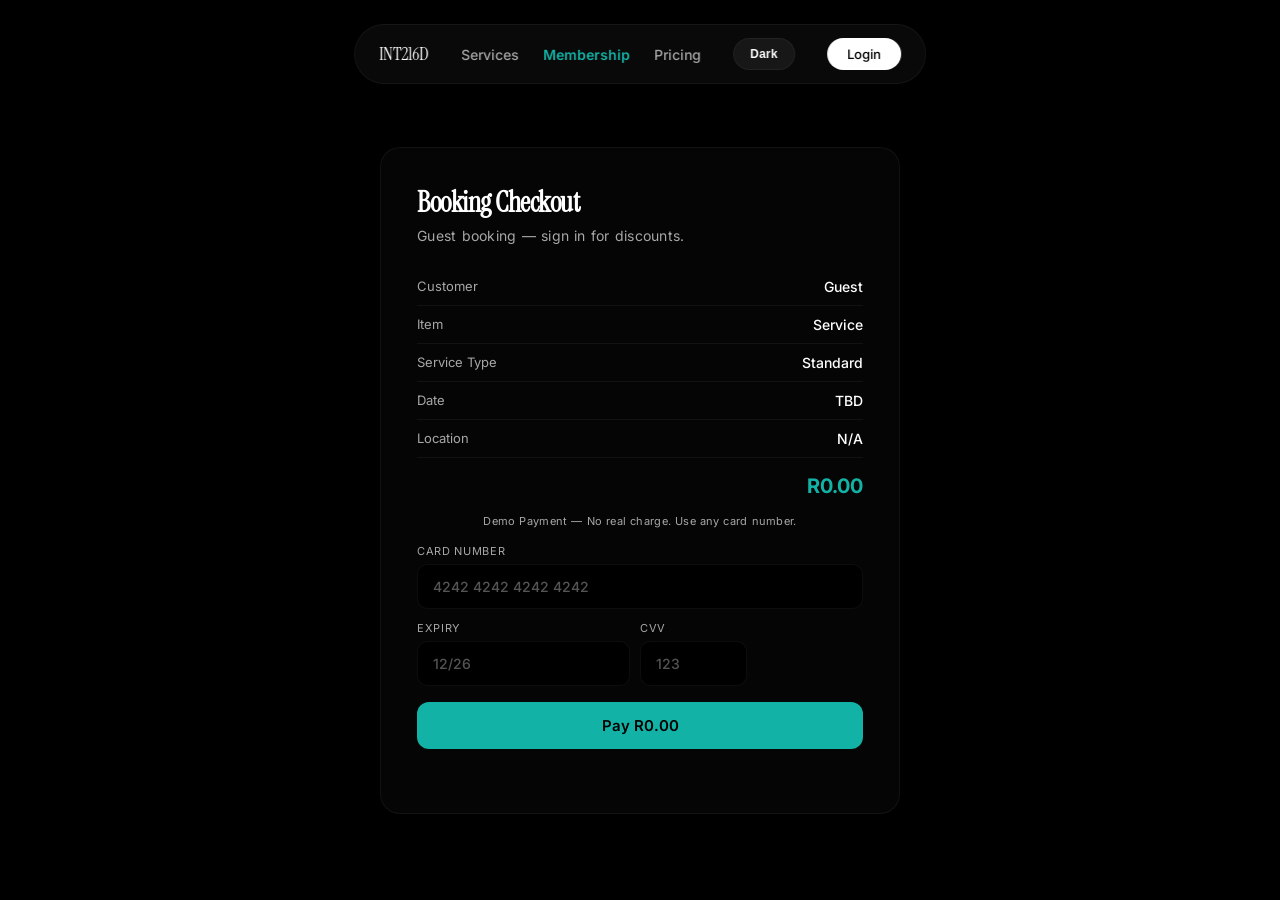
<file: app/checkout.html>
<!doctype html>
<html lang="en">
  <head>
    <meta charset="UTF-8" />
    <meta name="viewport" content="width=device-width, initial-scale=1.0" />
    <title>Checkout - INT216D CarWash</title>
    <link rel="icon" type="image/png" href="./public/images/logo.png" />
    <link rel="preconnect" href="https://fonts.googleapis.com" />
    <link rel="preconnect" href="https://fonts.gstatic.com" crossorigin />
    <link href="https://fonts.googleapis.com/css2?family=Instrument+Serif&family=Inter:wght@400;500;600&display=swap" rel="stylesheet" />
    <link rel="stylesheet" href="./styles.css" />
    <style>
      .checkout-page { min-height: 100vh; display: flex; align-items: center; justify-content: center; padding: 100px 24px 40px; background: var(--obsidian); }
      .checkout-container { max-width: 520px; width: 100%; background: var(--panel); border: 1px solid var(--panel-border); border-radius: 20px; padding: 36px; }
      .checkout-title { font-family: 'Instrument Serif', serif; font-size: 28px; margin: 0 0 6px; color: var(--ink); }
      .checkout-subtitle { color: var(--metallic); font-size: 14px; margin: 0 0 24px; }
      .checkout-row { display: flex; justify-content: space-between; padding: 10px 0; border-bottom: 1px solid var(--panel-border); }
      .checkout-row:last-child { border-bottom: 0; }
      .checkout-row .label { color: var(--metallic); font-size: 13px; }
      .checkout-row .value { color: var(--ink); font-size: 14px; font-weight: 500; }
      .checkout-total { font-size: 20px; font-weight: 700; color: var(--accent); text-align: right; margin: 16px 0; }
      .checkout-btn { width: 100%; padding: 14px; border-radius: 12px; border: 0; cursor: pointer; font-size: 15px; font-weight: 600; font-family: 'Inter', sans-serif; background: var(--accent); color: #000; transition: opacity 0.2s; }
      .checkout-btn:hover { opacity: 0.9; }
        .checkout-btn:disabled { opacity: 0.5; cursor: not-allowed; }
        .checkout-status { font-size: 13px; margin: 10px 0 0; min-height: 18px; text-align: center; }
        .checkout-status.success { color: var(--accent); }
        .checkout-status.error { color: #e74c3c; }
        .checkout-status.info { color: var(--metallic); }
        .card-row { display: grid; grid-template-columns: 2fr 1fr 1fr; gap: 10px; }
        .card-input { width: 100%; padding: 13px 15px; background: var(--obsidian); border: 1px solid var(--panel-border); border-radius: 10px; color: var(--ink); font-size: 14px; font-family: 'Inter', sans-serif; outline: none; box-sizing: border-box; transition: border-color 0.2s; }
        .card-input:focus { border-color: var(--accent); }
        .card-input::placeholder { color: var(--metallic); opacity: 0.5; }
        .card-label { font-size: 11px; letter-spacing: 0.06em; text-transform: uppercase; color: var(--metallic); display: block; margin-bottom: 6px; }

      /* RECEIPT */
      .receipt-overlay { display: none; position: fixed; inset: 0; background: rgba(0,0,0,.7); z-index: 9999; align-items: center; justify-content: center; }
      .receipt-overlay.show { display: flex; }
      .receipt-paper { width: min(420px, 90vw); background: #fff; color: #1a1a1a; border-radius: 4px; overflow: hidden; transform-origin: top center; position: relative; }
      .receipt-header { background: #111; color: var(--accent); padding: 20px 24px; text-align: center; }
      .receipt-header h2 { font-family: 'Instrument Serif', serif; font-size: 22px; margin: 0; }
      .receipt-header p { font-size: 11px; margin: 4px 0 0; opacity: 0.8; }
      .receipt-body { padding: 20px 24px; font-family: 'Courier New', monospace; font-size: 12px; line-height: 1.6; }
      .receipt-body .r-line { display: flex; justify-content: space-between; padding: 2px 0; }
      .receipt-body .r-dots { border-bottom: 1px dotted #ccc; flex: 1; margin: 0 6px; }
      .receipt-body .r-total { font-size: 16px; font-weight: 700; margin-top: 8px; padding-top: 8px; border-top: 2px solid #333; }
      .receipt-body .r-code { text-align: center; font-size: 18px; font-weight: 700; letter-spacing: 3px; margin: 12px 0; color: var(--accent); background: #f5f5f5; padding: 8px; border-radius: 4px; }
      .receipt-footer { padding: 16px 24px; text-align: center; font-size: 11px; color: #888; background: #f9f9f9; }
      .receipt-done-btn { display: block; margin: 12px auto 0; padding: 10px 30px; background: var(--accent); color: #000; border: 0; border-radius: 100px; cursor: pointer; font-weight: 600; font-size: 14px; }

      /* Print animation */
      @keyframes paperOut { 0% { transform: scaleY(0); opacity: 0; } 100% { transform: scaleY(1); opacity: 1; } }
      @keyframes dotPrint { 0%, 100% { opacity: 0; } 50% { opacity: 1; } }
      .receipt-paper { animation: paperOut 0.4s ease-out; }
      .printing-dots { display: inline-block; }
      .printing-dots span { animation: dotPrint 0.6s infinite; }
      .printing-dots span:nth-child(2) { animation-delay: 0.2s; }
      .printing-dots span:nth-child(3) { animation-delay: 0.4s; }
    </style>
  </head>
  <body>
    <div class="site-shell">
      <nav id="main-nav" class="nav-pill">
        <a href="./index.html" class="brand">INT216D</a>
        <button id="menu-toggle-btn" class="menu-toggle-btn" type="button" aria-expanded="false" aria-controls="main-nav-links" aria-label="Open menu">Menu</button>
        <div class="nav-links" id="main-nav-links">
          <a href="./index.html#services" class="nav-link">Services</a>
          <a href="./membership.html" class="nav-link nav-featured">Membership</a>
          <a href="./index.html#addons" class="nav-link">Pricing</a>
        </div>
        <button id="theme-toggle-btn" class="theme-toggle-btn" type="button" aria-label="Toggle light mode">Light</button>
        <a href="./login.html" id="login-btn" class="pill-btn login-btn">Login</a>
      </nav>

      <div class="checkout-page">
        <div class="checkout-container" id="checkout-content">
          <p style="color:var(--metallic);">Loading checkout...</p>
        </div>
      </div>

      <!-- RECEIPT OVERLAY -->
      <div class="receipt-overlay" id="receipt-overlay">
        <div>
          <div class="receipt-paper" id="receipt-paper">
            <div class="receipt-header">
              <img src="./public/images/logo.png" alt="INT216D" style="width:60px;height:60px;object-fit:contain;margin-bottom:6px;" />
              <h2>INT216D Car Wash</h2>
              <p>Payment Confirmation</p>
            </div>
            <div class="receipt-body" id="receipt-body"></div>
            <div class="receipt-footer">Thank you for your business!</div>
            <button class="receipt-done-btn" id="receipt-done-btn">Done</button>
          </div>
        </div>
      </div>
    </div>

      <script>
      (function() {
        var API_BASE = localStorage.getItem('int216d:apiBase') || '';
        var ACCESS_TOKEN_KEY = 'int216d:accessToken';
        var USER_ROLE_KEY = 'int216d:userRole';
        var USER_ID_KEY = 'int216d:userId';
        var USER_EMAIL_KEY = 'int216d:userEmail';
        var RECEIPTS_KEY = 'int216d:receipts';

        var userProfile = null;
        var userMembership = null;
        var discountPercent = 0;
        var freeWashCredits = 0;
        var discountedPrice = 0;

        function getToken() { return localStorage.getItem(ACCESS_TOKEN_KEY); }

        async function api(path, opts) {
          opts = opts || {};
          var token = getToken();
          var headers = Object.assign({ 'Content-Type': 'application/json' }, opts.headers || {});
          if (token) headers.Authorization = 'Bearer ' + token;
          var resp = await fetch(API_BASE + path, Object.assign({}, opts, { headers: headers, credentials: 'include' }));
          var data = null;
          try { data = await resp.json(); } catch (_) { data = null; }
          if (resp.status === 401) {
            localStorage.removeItem(ACCESS_TOKEN_KEY);
            localStorage.removeItem(USER_ROLE_KEY);
            localStorage.removeItem(USER_ID_KEY);
            window.location.href = './login.html';
            return null;
          }
          if (!resp.ok) {
            var msg = (data && (data.message || data.error)) || ('Request failed (' + resp.status + ')');
            throw new Error(msg);
          }
          return data;
        }

        var params = new URLSearchParams(window.location.search);
        var type = params.get('type') || 'booking';
        var itemId = params.get('id') || '';
        var itemName = params.get('name') || 'Service';
        var originalPrice = parseFloat(params.get('price') || '0');
        var itemData = {};
        try { itemData = JSON.parse(params.get('data') || '{}'); } catch (_) {}

        if (type === 'membership' && !getToken()) {
          window.location.href = './login.html';
        }

        // ── Fetch user profile + membership for real data & discounts ──
        async function loadUserContext() {
          if (!getToken()) return;

          try {
            var profileRes = await api('/api/v1/clients/me', { method: 'GET' });
            if (profileRes && profileRes.data) {
              userProfile = profileRes.data;
            }
          } catch (_) { /* profile might not exist yet */ }

          try {
            var membershipRes = await api('/api/v1/membership', { method: 'GET' });
            if (membershipRes && membershipRes.plan) {
              userMembership = membershipRes;
              discountPercent = Number(membershipRes.plan.discountPercentage || 0);
              freeWashCredits = Number(membershipRes.plan.freeWashes || 0);
              if (freeWashCredits > 0 && membershipRes.freeWashesUsed !== undefined) {
                freeWashCredits = Math.max(0, freeWashCredits - Number(membershipRes.freeWashesUsed || 0));
              }
            }
          } catch (_) { /* no membership yet */ }
        }

        // ── Calculate discount ──
        function calcDiscount() {
          if (type === 'membership') {
            discountedPrice = originalPrice;
            return;
          }
          // For bookings: apply membership discount
          if (freeWashCredits > 0 && originalPrice > 0) {
            // VIP/plan has free washes — this wash is FREE
            discountedPrice = 0;
            return;
          }
          if (discountPercent > 0) {
            discountedPrice = originalPrice * (1 - discountPercent / 100);
          } else {
            discountedPrice = originalPrice;
          }
        }

        function renderCheckout() {
          var container = document.getElementById('checkout-content');
          var isMembership = type === 'membership';
          var displayPrice = discountedPrice;
          var hasDiscount = discountedPrice < originalPrice;
          var isFree = discountedPrice === 0 && originalPrice > 0;
          var isGuest = !getToken();

          var userName = 'Guest';
          if (userProfile) {
            userName = (userProfile.firstName || '') + ' ' + (userProfile.lastName || '');
            userName = userName.trim() || 'Customer';
          } else if (itemData.fullName) {
            userName = itemData.fullName;
          }

          container.innerHTML = [
            '<h2 class="checkout-title">' + (isMembership ? 'Membership Subscription' : 'Booking Checkout') + '</h2>',
            '<p class="checkout-subtitle">' + (isGuest ? 'Guest booking — sign in for discounts.' : 'Review your order and enter card details below.') + '</p>',
            '<div class="checkout-row"><span class="label">Customer</span><span class="value">' + userName + '</span></div>',
            '<div class="checkout-row"><span class="label">Item</span><span class="value">' + itemName + '</span></div>',
            isMembership ? '<div class="checkout-row"><span class="label">Billing</span><span class="value">Monthly</span></div>' : '',
            isMembership ? '' : '<div class="checkout-row"><span class="label">Service Type</span><span class="value">' + (itemData.serviceType || 'Standard') + '</span></div>',
            isMembership ? '' : '<div class="checkout-row"><span class="label">Date</span><span class="value">' + (itemData.scheduledAt || 'TBD') + '</span></div>',
            isMembership ? '' : '<div class="checkout-row"><span class="label">Location</span><span class="value">' + (itemData.location || 'N/A') + '</span></div>',
            hasDiscount ? '<div class="checkout-row"><span class="label">Subtotal</span><span class="value">R' + originalPrice.toFixed(2) + '</span></div>' : '',
            hasDiscount ? '<div class="checkout-row"><span class="label" style="color:var(--accent);">' + (isFree ? 'VIP Free Wash' : 'Membership Discount (' + discountPercent + '%)') + '</span><span class="value" style="color:var(--accent);">' + (isFree ? '-FREE' : '-R' + (originalPrice - discountedPrice).toFixed(2)) + '</span></div>' : '',
            '<div class="checkout-total">R' + displayPrice.toFixed(2) + '</div>',
            isFree ? '' : '<p style="font-size:11px;color:var(--metallic);margin:0 0 16px;text-align:center;">Demo Payment — No real charge. Use any card number.</p>',
            isFree ? '' : '<div style="margin-bottom:12px;"><span class="card-label">Card Number</span><input id="card-number" class="card-input" type="text" placeholder="4242 4242 4242 4242" maxlength="19" /></div>',
            isFree ? '' : '<div class="card-row" style="margin-bottom:16px;">' +
              '  <div><span class="card-label">Expiry</span><input id="card-expiry" class="card-input" type="text" placeholder="12/26" maxlength="5" /></div>' +
              '  <div><span class="card-label">CVV</span><input id="card-cvv" class="card-input" type="text" placeholder="123" maxlength="4" /></div>' +
              '</div>',
            '<button class="checkout-btn" id="pay-btn">' + (isFree ? 'Claim Free Wash' : 'Pay R' + displayPrice.toFixed(2)) + '</button>',
            '<p id="checkout-status" class="checkout-status info"></p>'
          ].join('');

          document.getElementById('pay-btn').addEventListener('click', processPayment);
        }

        async function processPayment() {
          var status = document.getElementById('checkout-status');
          var btn = document.getElementById('pay-btn');
          var cardNumber = '';
          var cardExpiry = '';
          var cardCvv = '';
          var isFree = discountedPrice === 0 && originalPrice > 0;

          if (!isFree) {
            cardNumber = (document.getElementById('card-number').value || '').replace(/\s/g, '');
            cardExpiry = (document.getElementById('card-expiry').value || '').trim();
            cardCvv = (document.getElementById('card-cvv').value || '').trim();
            if (!cardNumber || cardNumber.length < 13) {
              status.textContent = 'Enter a valid card number.';
              status.className = 'checkout-status error';
              return;
            }
            if (!cardExpiry || cardExpiry.length < 4) {
              status.textContent = 'Enter a valid expiry date (MM/YY).';
              status.className = 'checkout-status error';
              return;
            }
            if (!cardCvv || cardCvv.length < 3) {
              status.textContent = 'Enter a valid CVV.';
              status.className = 'checkout-status error';
              return;
            }
          }

          status.textContent = 'Processing' + (isFree ? ' free wash...' : ' payment...');
          status.className = 'checkout-status info';
          btn.disabled = true;
          btn.textContent = 'Processing...';

          var email = localStorage.getItem(USER_EMAIL_KEY) || itemData.email || 'guest@carwash.local';
          var fullName = 'Guest';
          var phone = '';
          if (userProfile) {
            email = localStorage.getItem(USER_EMAIL_KEY) || email;
            fullName = (userProfile.firstName || '') + ' ' + (userProfile.lastName || '');
            fullName = fullName.trim() || 'Customer';
            phone = userProfile.phone || '';
          } else if (itemData.email && itemData.email !== 'customer@test.com') {
            email = itemData.email;
            phone = itemData.phone || '';
          }
          if (itemData.fullName && itemData.fullName !== 'Valued Customer') {
            fullName = itemData.fullName;
          }
          if (!phone && itemData.phone) {
            phone = itemData.phone;
          }

          try {
            var paymentToken = isFree ? 'free_wash_' + Date.now() : ('demo_tok_' + (cardNumber.slice(-4) || '0000') + '_' + Date.now());
            var endpoint, body;
            if (type === 'membership') {
              endpoint = '/api/v1/membership/subscribe';
              body = {
                planId: parseInt(itemId),
                autoRenew: true,
                email: email,
                payment: { gateway: 'SIMULATED', paymentMethodToken: paymentToken, amount: discountedPrice }
              };
            } else {
              endpoint = getToken() ? '/api/v1/bookings' : '/api/v1/bookings/guest';
              body = Object.assign({}, itemData, {
                email: email,
                fullName: fullName,
                phone: phone || itemData.phone || '',
                discountedPrice: discountedPrice,
                originalPrice: originalPrice,
                membershipDiscountApplied: discountPercent > 0 || isFree,
                payment: { gateway: 'SIMULATED', paymentMethodToken: paymentToken, amount: discountedPrice }
              });
            }

            var res = await api(endpoint, { method: 'POST', body: JSON.stringify(body) });

            status.textContent = 'Success!';
            status.className = 'checkout-status success';

            var receiptData = {
              itemName: itemName,
              originalPrice: originalPrice,
              finalPrice: discountedPrice,
              discountPercent: discountPercent,
              isFree: isFree,
              paymentRef: res.paymentReference || res.latestPaymentReference || 'PAY-' + Date.now(),
              date: new Date().toLocaleString(),
              fullName: fullName,
              email: email,
              phone: phone,
              location: itemData.location || '',
              type: type,
              confirmCode: res.id || res.confirmationCode || 'N/A',
              cardLast4: isFree ? '' : cardNumber.slice(-4)
            };

            // Save receipt to localStorage
            try {
              var receipts = JSON.parse(localStorage.getItem(RECEIPTS_KEY) || '[]');
              receipts.push(receiptData);
              localStorage.setItem(RECEIPTS_KEY, JSON.stringify(receipts));
            } catch(_) {}

            showReceipt(receiptData);
          } catch (err) {
            status.textContent = 'Failed: ' + err.message;
            status.className = 'checkout-status error';
            btn.disabled = false;
            btn.textContent = isFree ? 'Claim Free Wash' : 'Pay R' + discountedPrice.toFixed(2);
          }
        }

        function showReceipt(data) {
          var overlay = document.getElementById('receipt-overlay');
          var receiptBody = document.getElementById('receipt-body');
          var done = document.getElementById('receipt-done-btn');

          receiptBody.innerHTML = [
            '<div class="r-line"><span>Date</span><span>' + data.date + '</span></div>',
            '<div class="r-line"><span>Customer</span><span>' + data.fullName + '</span></div>',
            '<div class="r-line"><span>Email</span><span>' + data.email + '</span></div>',
            data.phone ? '<div class="r-line"><span>Phone</span><span>' + data.phone + '</span></div>' : '',
            data.location ? '<div class="r-line"><span>Location</span><span>' + data.location + '</span></div>' : '',
            data.cardLast4 ? '<div class="r-line"><span>Card</span><span>**** ' + data.cardLast4 + '</span></div>' : '',
            '<div class="r-line"><span></span><span class="r-dots"></span><span></span></div>',
            '<div class="r-line"><span>Item</span><span>' + data.itemName + '</span></div>',
            data.isFree ? '<div class="r-line"><span style="color:var(--accent);">VIP Free Wash</span><span style="color:var(--accent);">-R' + data.originalPrice.toFixed(2) + '</span></div>' : '',
            data.discountPercent > 0 && !data.isFree ? '<div class="r-line"><span style="color:var(--accent);">Discount (' + data.discountPercent + '%)</span><span style="color:var(--accent);">-R' + (data.originalPrice - data.finalPrice).toFixed(2) + '</span></div>' : '',
            '<div class="r-line r-total"><span>TOTAL PAID</span><span>R' + data.finalPrice.toFixed(2) + '</span></div>',
            '<div class="r-line"><span>Status</span><span style="color:green;">' + (data.isFree ? 'FREE WASH' : 'PAID') + '</span></div>',
            '<div class="r-line"><span>Ref</span><span>' + data.paymentRef + '</span></div>',
            data.confirmCode && data.confirmCode !== 'N/A' ? '<div class="r-code">WASH CODE<br/>' + data.confirmCode + '</div>' : '',
            data.type === 'booking' ? '<p style="text-align:center;font-size:11px;margin:8px 0;color:#666;">Share this code with your washer</p>' : ''
          ].join('');

          overlay.classList.add('show');

          done.onclick = function() {
            overlay.classList.remove('show');
              window.location.href = './receipts.html';
          };
        }

        // ── Bootstrap ──
        async function init() {
          await loadUserContext();
          calcDiscount();
          renderCheckout();
        }
        init();

        // ── Login state ──
        (function() {
          var btn = document.getElementById('login-btn');
          var token = getToken();
          if (!btn) return;
          if (token) {
            btn.textContent = 'Logout';
            btn.href = '#';
            btn.onclick = function(e) {
              e.preventDefault();
              localStorage.removeItem(ACCESS_TOKEN_KEY);
              localStorage.removeItem(USER_ROLE_KEY);
              localStorage.removeItem(USER_ID_KEY);
              window.location.href = './index.html';
            };
          }
        })();

        // ── Theme ──
        (function() {
          var b = document.getElementById('theme-toggle-btn');
          var html = document.documentElement;
          var t = localStorage.getItem('int216d-theme') || 'dark';
          html.setAttribute('data-theme', t);
          if (b) b.textContent = t === 'dark' ? 'Dark' : 'Light';
          if (b) b.addEventListener('click', function() {
            var cur = html.getAttribute('data-theme') || 'dark';
            var next = cur === 'dark' ? 'light' : 'dark';
            html.setAttribute('data-theme', next);
            localStorage.setItem('int216d-theme', next);
            b.textContent = next === 'dark' ? 'Dark' : 'Light';
          });
        })();

        // ── Mobile menu ──
        (function() {
          var t = document.getElementById('menu-toggle-btn'), n = document.getElementById('main-nav'), l = document.getElementById('main-nav-links');
          if (!t || !n) return;
          t.addEventListener('click', function() {
            var o = n.classList.toggle('menu-open');
            t.setAttribute('aria-expanded', o ? 'true' : 'false');
            t.textContent = o ? 'Close' : 'Menu';
          });
          if (l) l.querySelectorAll('a').forEach(function(a) {
            a.addEventListener('click', function() { if (window.innerWidth <= 768) { n.classList.remove('menu-open'); } });
          });
        })();
      })();
    </script>
  </body>
</html>
</file>
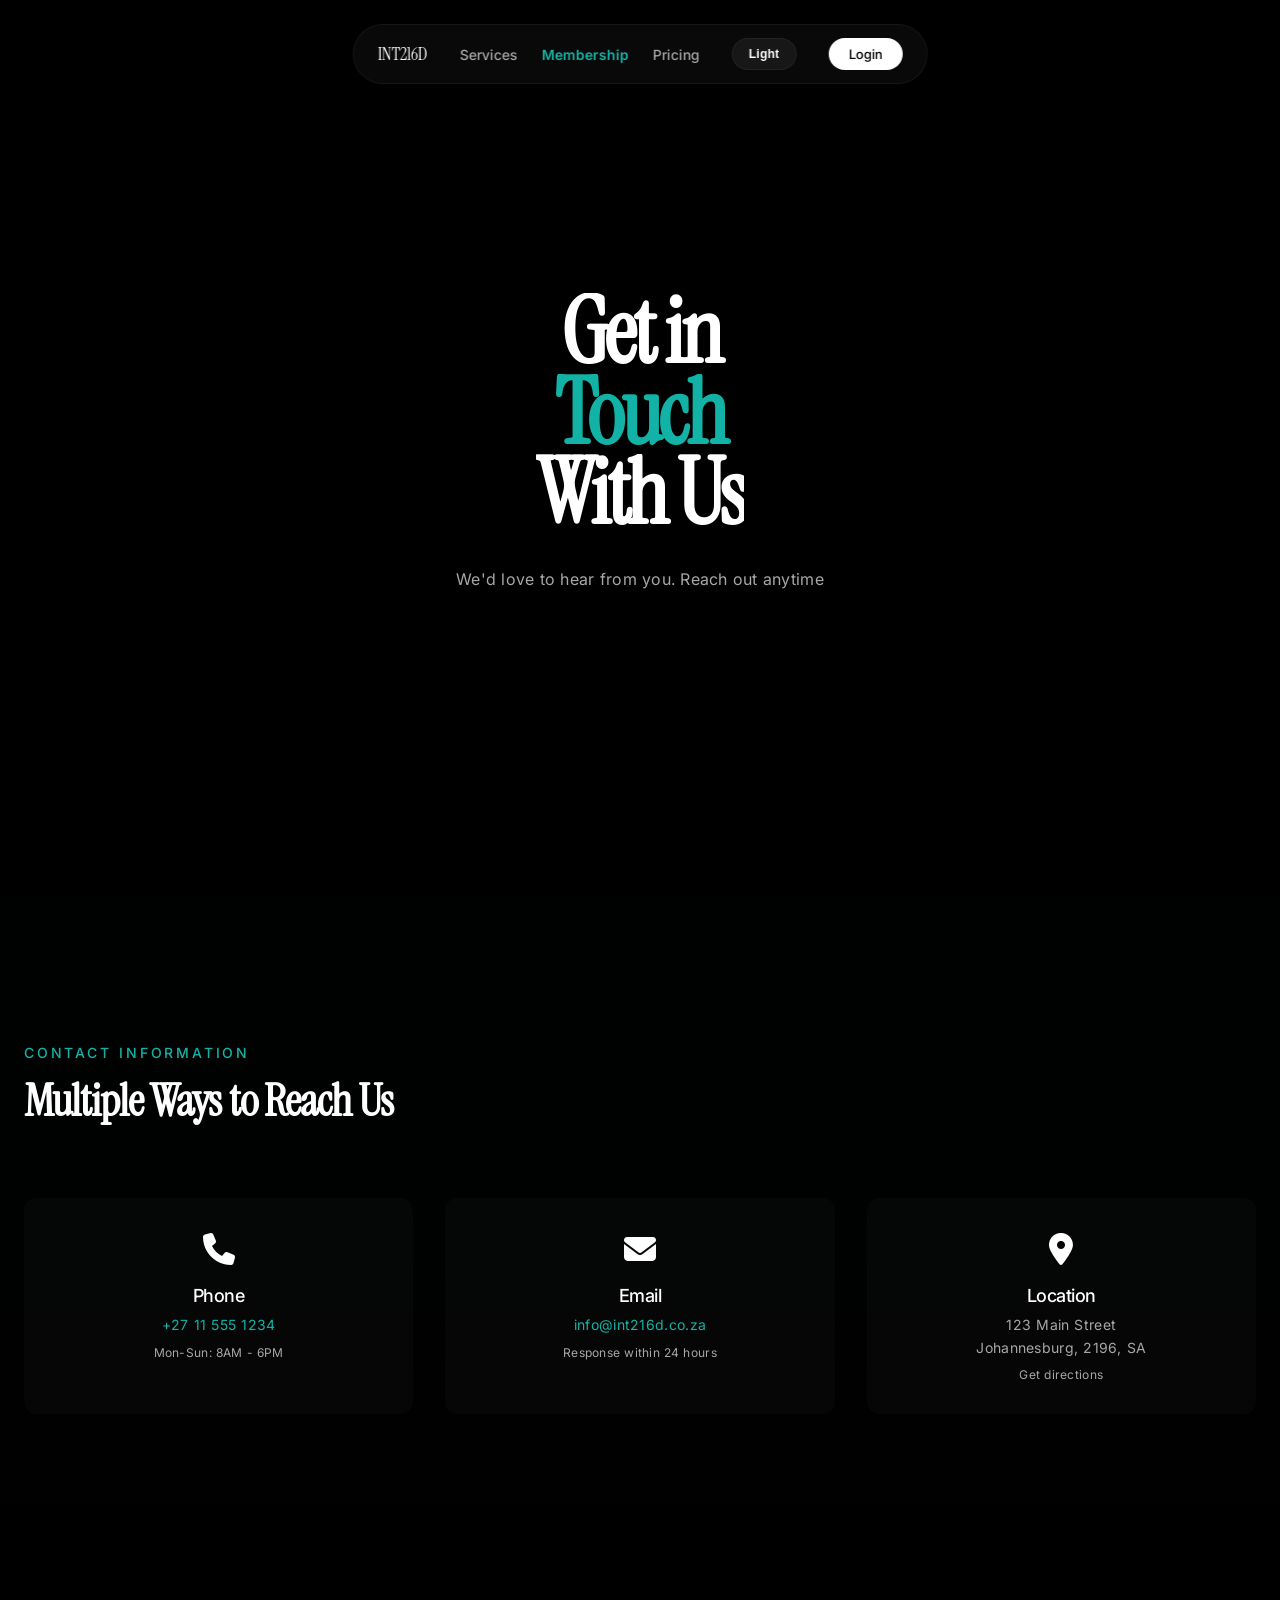
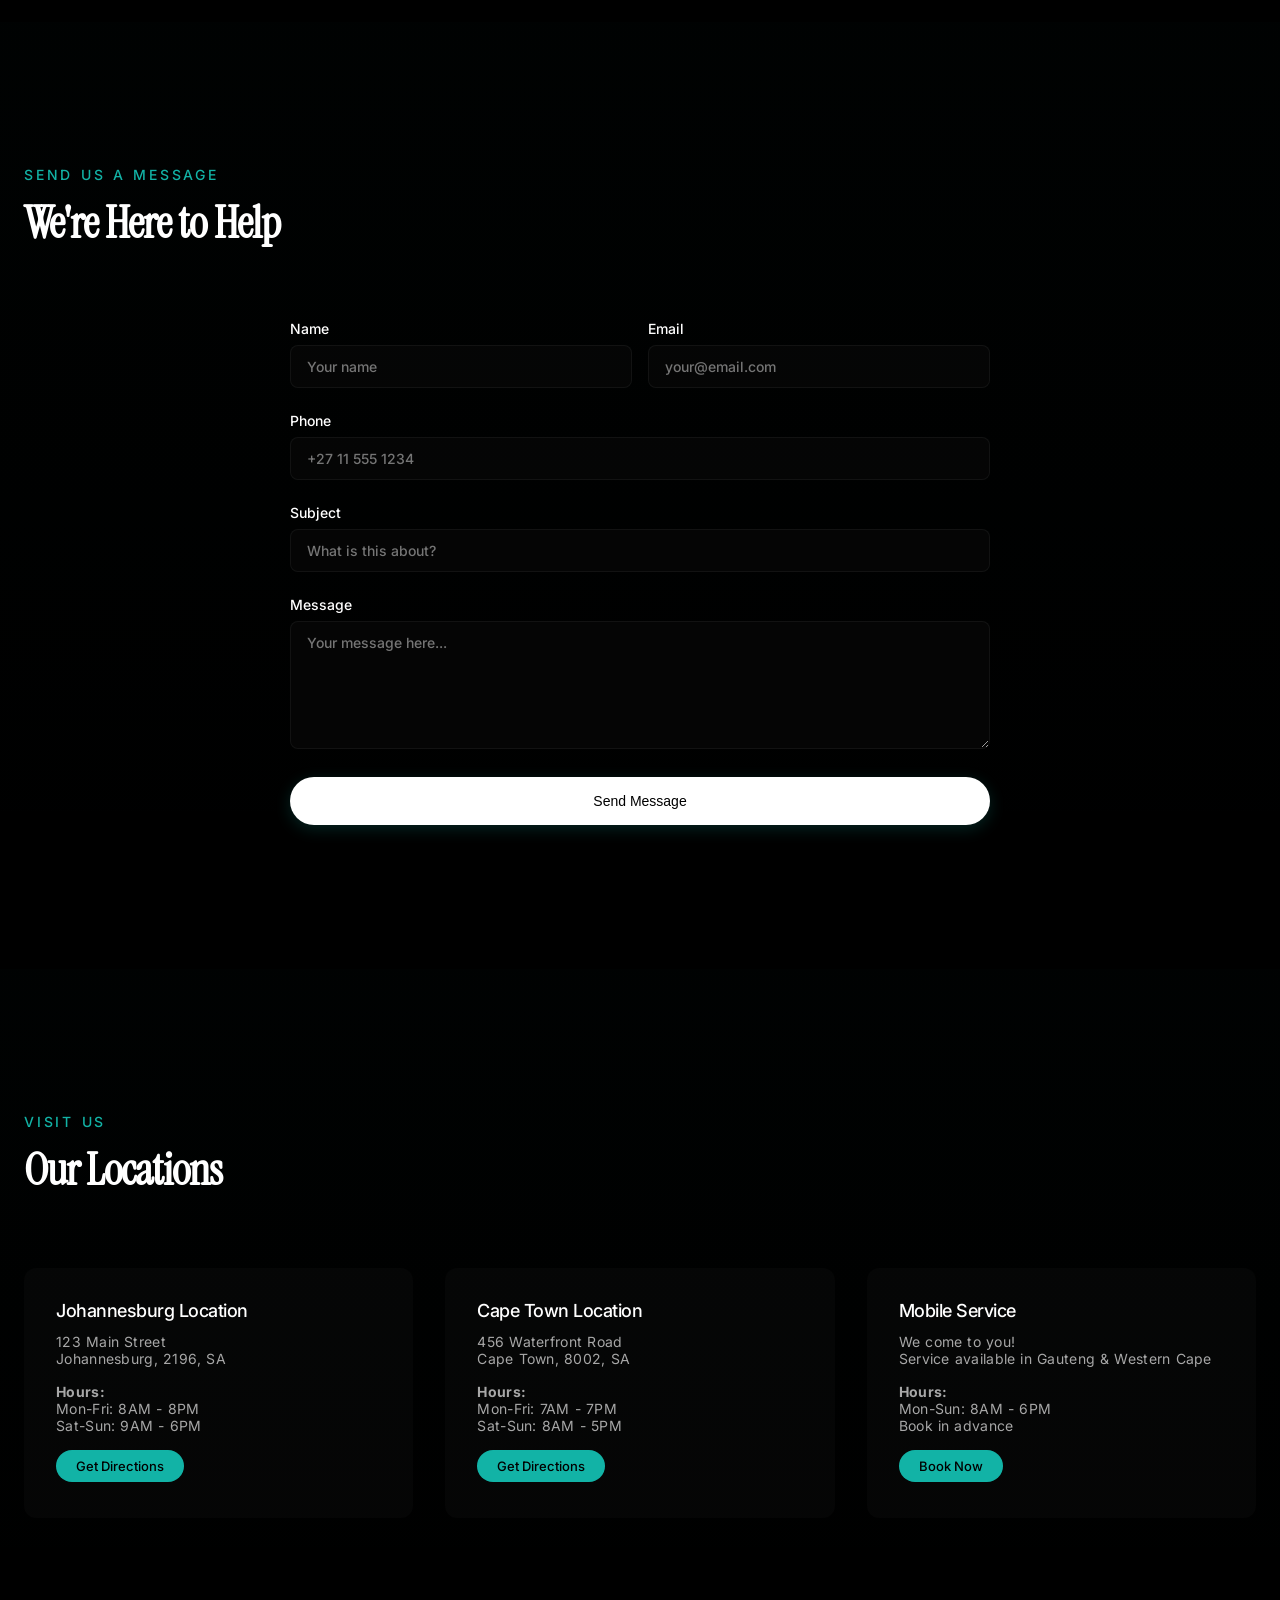
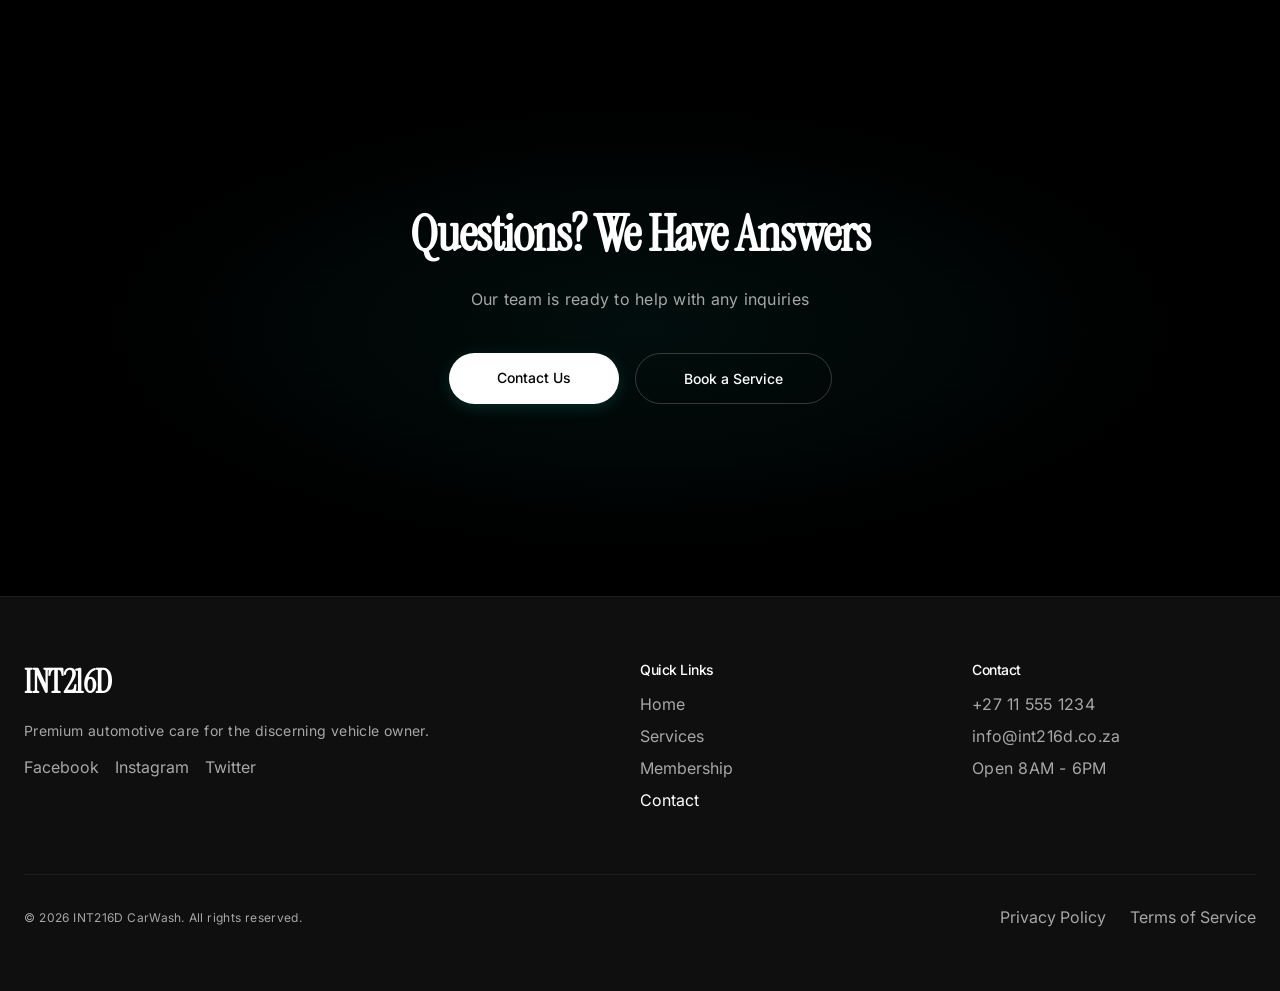
<file: app/contact.html>
<!doctype html>
<html lang="en">
  <head>
    <meta charset="UTF-8" />
    <meta name="viewport" content="width=device-width, initial-scale=1.0" />
    <title>Contact Us - INT216D CarWash</title>
    <link rel="icon" type="image/png" href="./public/images/logo.png" />
    <link rel="preconnect" href="https://fonts.googleapis.com" />
    <link rel="preconnect" href="https://fonts.gstatic.com" crossorigin />
    <link href="https://fonts.googleapis.com/css2?family=Instrument+Serif&family=Inter:wght@400;500;600&display=swap" rel="stylesheet" />
    <link rel="stylesheet" href="https://cdnjs.cloudflare.com/ajax/libs/font-awesome/6.5.2/css/all.min.css" integrity="sha512-SnH5WK+bZxgPHs44uWix+LLJAJ9/2PkPKZ5QiAj6Ta86w+fsb2TkR4j8U8U19+9F3R8v+0I4lQ5f6LQxK/5h2g==" crossorigin="anonymous" referrerpolicy="no-referrer" />
    <link rel="stylesheet" href="./styles.css" />
  </head>
  <body>
    <div class="site-shell">
      <nav id="main-nav" class="nav-pill">
        <a href="./index.html" class="brand">INT216D</a>
        <button
          id="menu-toggle-btn"
          class="menu-toggle-btn"
          type="button"
          aria-expanded="false"
          aria-controls="main-nav-links"
          aria-label="Open menu"
        >
          Menu
        </button>
        <div class="nav-links" id="main-nav-links">
          <a href="./index.html#services" class="nav-link">Services</a>
          <a href="./membership.html" class="nav-link nav-featured">Membership</a>
          <a href="./index.html#addons" class="nav-link">Pricing</a>
        </div>
        <button id="theme-toggle-btn" class="theme-toggle-btn" type="button" aria-label="Toggle light mode">
          Light
        </button>
        <a href="./login.html" id="login-btn" class="pill-btn login-btn">Login</a>
      </nav>

      <section id="hero" class="hero-section">
        <div id="hero-three" class="hero-bg"></div>
        <div class="hero-content">
          <div id="hero-title" class="hero-title">
            <div class="line-wrap"><h1 class="hero-line">Get in</h1></div>
            <div class="line-wrap"><h1 class="hero-line accent">Touch</h1></div>
            <div class="line-wrap"><h1 class="hero-line">With Us</h1></div>
          </div>
          <p id="hero-subtitle" class="hero-subtitle">We'd love to hear from you. Reach out anytime</p>
        </div>
      </section>

      <section id="contact-info" class="section" style="background: linear-gradient(180deg, rgba(18, 179, 166, 0.01) 0%, transparent 100%);">
        <div class="container">
          <div class="section-header">
            <p class="eyebrow">Contact Information</p>
            <h2>Multiple Ways to Reach Us</h2>
          </div>

          <div style="display: grid; grid-template-columns: repeat(auto-fit, minmax(300px, 1fr)); gap: 32px; margin-bottom: 64px;">
            <!-- Phone -->
            <div style="background: var(--panel); padding: 32px; border-radius: 12px; text-align: center;">
              <div style="font-size: 32px; margin-bottom: 16px;"><i class="fa-solid fa-phone" aria-hidden="true"></i></div>
              <h3 style="margin: 0 0 8px; font-size: 18px; font-weight: 500;">Phone</h3>
              <p style="margin: 0; color: var(--metallic); font-size: 14px; line-height: 1.6;">
                <a href="tel:+27115551234" style="color: var(--accent); text-decoration: none;">+27 11 555 1234</a>
              </p>
              <p style="margin: 8px 0 0; color: var(--metallic); font-size: 12px;">Mon-Sun: 8AM - 6PM</p>
            </div>

            <!-- Email -->
            <div style="background: var(--panel); padding: 32px; border-radius: 12px; text-align: center;">
              <div style="font-size: 32px; margin-bottom: 16px;"><i class="fa-solid fa-envelope" aria-hidden="true"></i></div>
              <h3 style="margin: 0 0 8px; font-size: 18px; font-weight: 500;">Email</h3>
              <p style="margin: 0; color: var(--metallic); font-size: 14px; line-height: 1.6;">
                <a href="mailto:info@int216d.co.za" style="color: var(--accent); text-decoration: none;">info@int216d.co.za</a>
              </p>
              <p style="margin: 8px 0 0; color: var(--metallic); font-size: 12px;">Response within 24 hours</p>
            </div>

            <!-- Location -->
            <div style="background: var(--panel); padding: 32px; border-radius: 12px; text-align: center;">
              <div style="font-size: 32px; margin-bottom: 16px;"><i class="fa-solid fa-location-dot" aria-hidden="true"></i></div>
              <h3 style="margin: 0 0 8px; font-size: 18px; font-weight: 500;">Location</h3>
              <p style="margin: 0; color: var(--metallic); font-size: 14px; line-height: 1.6;">
                123 Main Street<br/>Johannesburg, 2196, SA
              </p>
              <p style="margin: 8px 0 0; color: var(--metallic); font-size: 12px;">Get directions</p>
            </div>
          </div>
        </div>
      </section>

      <section id="contact-form" class="section" style="background: linear-gradient(180deg, rgba(18, 179, 166, 0.01) 0%, transparent 100%);">
        <div class="container">
          <div class="section-header">
            <p class="eyebrow">Send us a Message</p>
            <h2>We're Here to Help</h2>
          </div>

          <div style="max-width: 700px; margin: 0 auto;">
            <form id="contact-form" style="display: grid; gap: 24px;">
              <div style="display: grid; grid-template-columns: 1fr 1fr; gap: 16px;">
                <div>
                  <label style="display: block; margin-bottom: 8px; font-size: 14px; font-weight: 500;">Name</label>
                  <input type="text" name="name" placeholder="Your name" style="width: 100%; padding: 12px 16px; background: var(--panel); border: 1px solid var(--panel-border); border-radius: 8px; color: var(--ink); font-size: 14px; font-family: Inter, sans-serif;" required />
                </div>
                <div>
                  <label style="display: block; margin-bottom: 8px; font-size: 14px; font-weight: 500;">Email</label>
                  <input type="email" name="email" placeholder="your@email.com" style="width: 100%; padding: 12px 16px; background: var(--panel); border: 1px solid var(--panel-border); border-radius: 8px; color: var(--ink); font-size: 14px; font-family: Inter, sans-serif;" required />
                </div>
              </div>

              <div>
                <label style="display: block; margin-bottom: 8px; font-size: 14px; font-weight: 500;">Phone</label>
                <input type="tel" name="phone" placeholder="+27 11 555 1234" style="width: 100%; padding: 12px 16px; background: var(--panel); border: 1px solid var(--panel-border); border-radius: 8px; color: var(--ink); font-size: 14px; font-family: Inter, sans-serif;" />
              </div>

              <div>
                <label style="display: block; margin-bottom: 8px; font-size: 14px; font-weight: 500;">Subject</label>
                <input type="text" name="subject" placeholder="What is this about?" style="width: 100%; padding: 12px 16px; background: var(--panel); border: 1px solid var(--panel-border); border-radius: 8px; color: var(--ink); font-size: 14px; font-family: Inter, sans-serif;" required />
              </div>

              <div>
                <label style="display: block; margin-bottom: 8px; font-size: 14px; font-weight: 500;">Message</label>
                <textarea name="message" placeholder="Your message here..." rows="6" style="width: 100%; padding: 12px 16px; background: var(--panel); border: 1px solid var(--panel-border); border-radius: 8px; color: var(--ink); font-size: 14px; font-family: Inter, sans-serif; resize: vertical;"></textarea>
              </div>

              <button type="submit" class="pill-btn btn-primary" style="width: 100%;">Send Message</button>
            </form>
          </div>
        </div>
      </section>

      <section id="locations" class="section" style="background: linear-gradient(180deg, rgba(18, 179, 166, 0.01) 0%, transparent 100%);">
        <div class="container">
          <div class="section-header">
            <p class="eyebrow">Visit Us</p>
            <h2>Our Locations</h2>
          </div>

          <div style="display: grid; grid-template-columns: repeat(auto-fit, minmax(280px, 1fr)); gap: 32px;">
            <!-- Location 1 -->
            <div style="background: var(--panel); padding: 32px; border-radius: 12px;">
              <h3 style="margin: 0 0 12px; font-size: 18px; font-weight: 500;">Johannesburg Location</h3>
              <p style="margin: 0 0 16px; color: var(--metallic); font-size: 14px;">
                123 Main Street<br/>Johannesburg, 2196, SA
              </p>
              <p style="margin: 0 0 16px; color: var(--metallic); font-size: 14px;">
                <strong>Hours:</strong><br/>
                Mon-Fri: 8AM - 8PM<br/>
                Sat-Sun: 9AM - 6PM
              </p>
              <a href="#" class="pill-btn" style="display: inline-block; padding: 8px 20px; background: var(--accent); color: var(--surface-strong-text); font-size: 13px; font-weight: 500; border-radius: 100px; text-decoration: none;">Get Directions</a>
            </div>

            <!-- Location 2 -->
            <div style="background: var(--panel); padding: 32px; border-radius: 12px;">
              <h3 style="margin: 0 0 12px; font-size: 18px; font-weight: 500;">Cape Town Location</h3>
              <p style="margin: 0 0 16px; color: var(--metallic); font-size: 14px;">
                456 Waterfront Road<br/>Cape Town, 8002, SA
              </p>
              <p style="margin: 0 0 16px; color: var(--metallic); font-size: 14px;">
                <strong>Hours:</strong><br/>
                Mon-Fri: 7AM - 7PM<br/>
                Sat-Sun: 8AM - 5PM
              </p>
              <a href="#" class="pill-btn" style="display: inline-block; padding: 8px 20px; background: var(--accent); color: var(--surface-strong-text); font-size: 13px; font-weight: 500; border-radius: 100px; text-decoration: none;">Get Directions</a>
            </div>

            <!-- Location 3 -->
            <div style="background: var(--panel); padding: 32px; border-radius: 12px;">
              <h3 style="margin: 0 0 12px; font-size: 18px; font-weight: 500;">Mobile Service</h3>
              <p style="margin: 0 0 16px; color: var(--metallic); font-size: 14px;">
                We come to you!<br/>Service available in Gauteng & Western Cape
              </p>
              <p style="margin: 0 0 16px; color: var(--metallic); font-size: 14px;">
                <strong>Hours:</strong><br/>
                Mon-Sun: 8AM - 6PM<br/>
                Book in advance
              </p>
              <a href="./book-bay-wash.html" class="pill-btn" style="display: inline-block; padding: 8px 20px; background: var(--accent); color: var(--surface-strong-text); font-size: 13px; font-weight: 500; border-radius: 100px; text-decoration: none;">Book Now</a>
            </div>
          </div>
        </div>
      </section>

      <section id="cta" class="section booking-section">
        <div class="booking-gradient"></div>
        <div class="container booking-content">
          <h2>Questions? We Have Answers</h2>
          <p class="desc">Our team is ready to help with any inquiries</p>
          <div class="booking-btn-row">
            <a href="#contact-form" class="pill-btn btn-primary">Contact Us</a>
            <a href="./book-bay-wash.html" class="pill-btn btn-outline">Book a Service</a>
          </div>
        </div>
      </section>

      <section id="footer" class="footer-section">
        <div class="iridescent-wrap">
          <canvas id="iridescent-canvas"></canvas>
        </div>
        <div class="container footer-content">
          <div class="footer-grid">
            <div class="footer-col wide">
              <h3 class="footer-brand">INT216D</h3>
              <p class="footer-blurb">Premium automotive care for the discerning vehicle owner.</p>
              <div class="inline-links">
                <a href="#" class="footer-link">Facebook</a>
                <a href="#" class="footer-link">Instagram</a>
                <a href="#" class="footer-link">Twitter</a>
              </div>
            </div>
            <div class="footer-col">
              <h4 class="footer-col-title">Quick Links</h4>
              <div class="footer-col-list">
                <a href="./index.html" class="footer-text-link">Home</a>
                <a href="./services.html" class="footer-text-link">Services</a>
                <a href="./membership.html" class="footer-text-link">Membership</a>
                <a href="./contact.html" class="footer-text-link is-active">Contact</a>
              </div>
            </div>
            <div class="footer-col">
              <h4 class="footer-col-title">Contact</h4>
              <div class="footer-col-list">
                <p class="footer-link" style="cursor: default; margin: 0;">+27 11 555 1234</p>
                <p class="footer-link" style="cursor: default; margin: 0;">info@int216d.co.za</p>
                <p class="footer-link" style="cursor: default; margin: 0;">Open 8AM - 6PM</p>
              </div>
            </div>
          </div>
          <div class="footer-bottom">
            <p class="footer-copy">&copy; 2024 INT216D CarWash. All rights reserved.</p>
            <div class="footer-bottom-links">
              <a href="#" class="footer-text-link">Privacy Policy</a>
              <a href="#" class="footer-text-link">Terms of Service</a>
            </div>
          </div>
        </div>
      </section>
    </div>

    <script type="module" src="./script-pages.js"></script>
  </body>
</html>
</file>
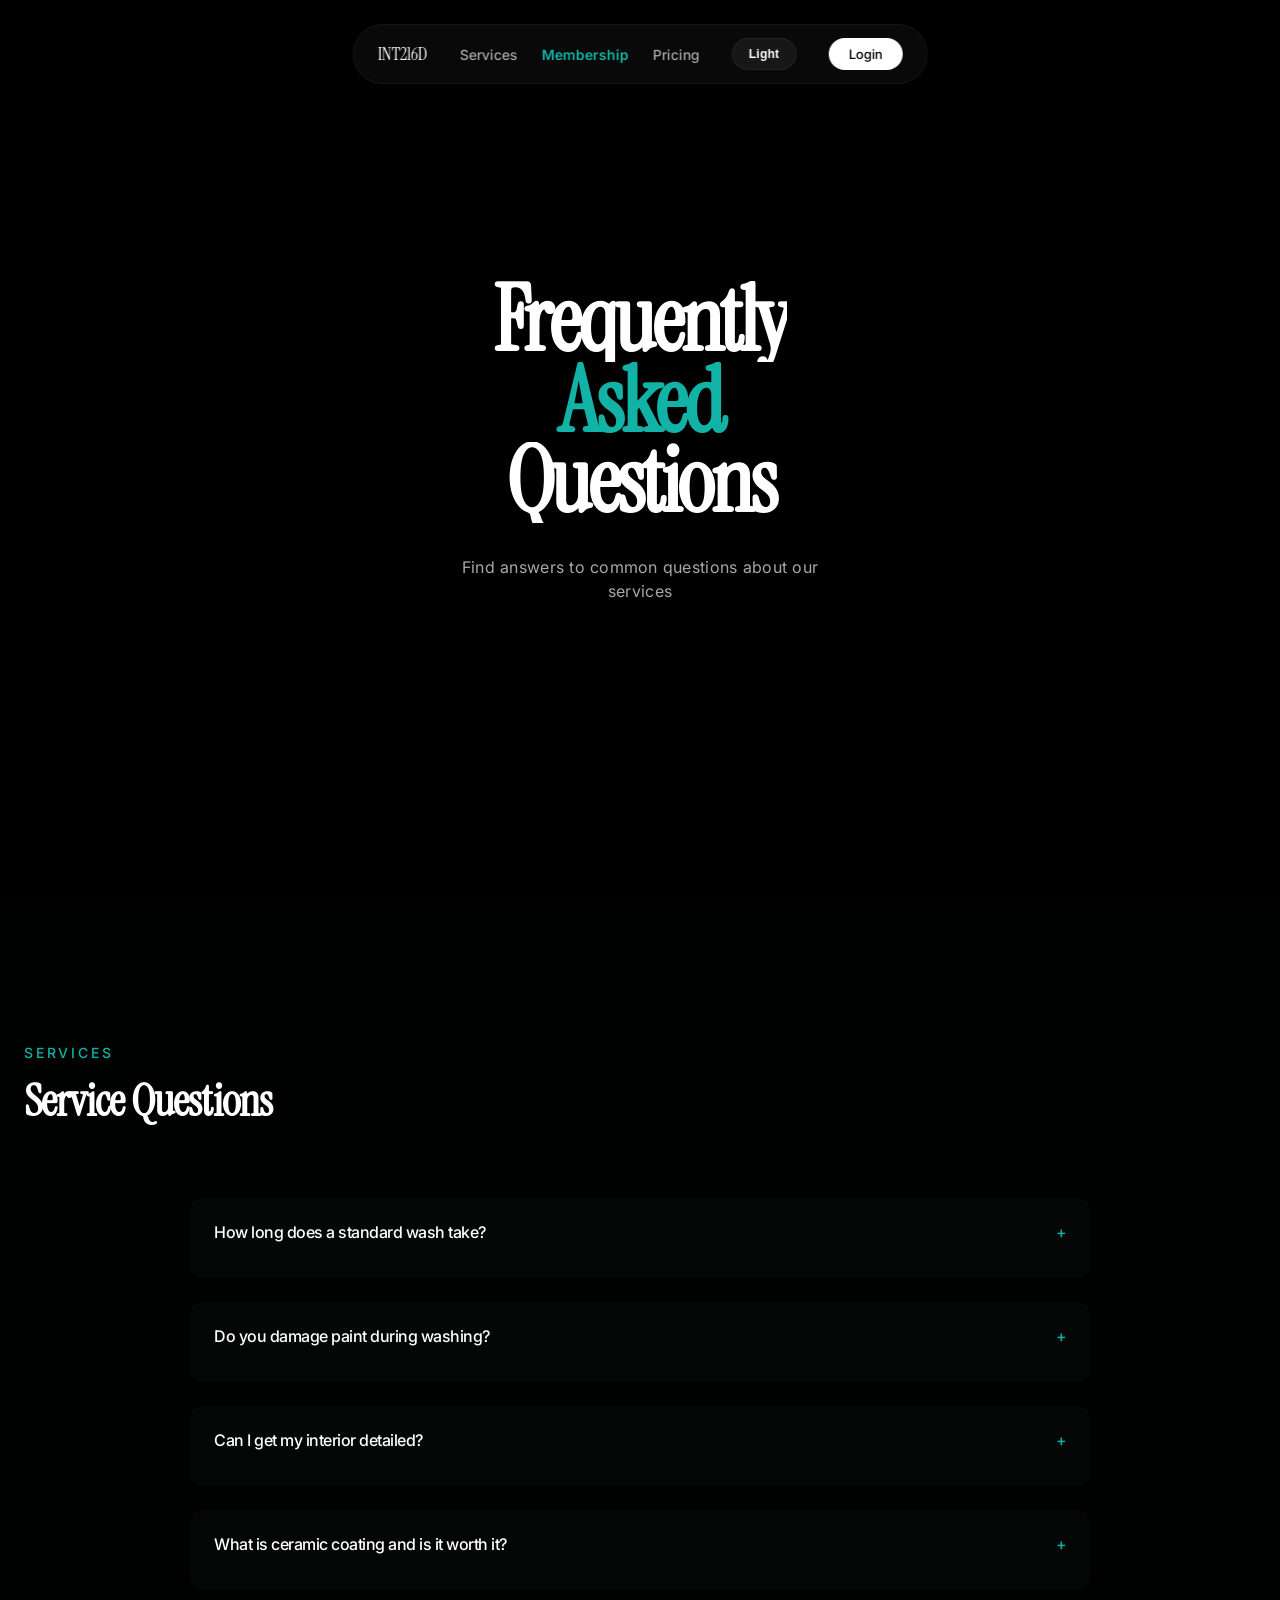
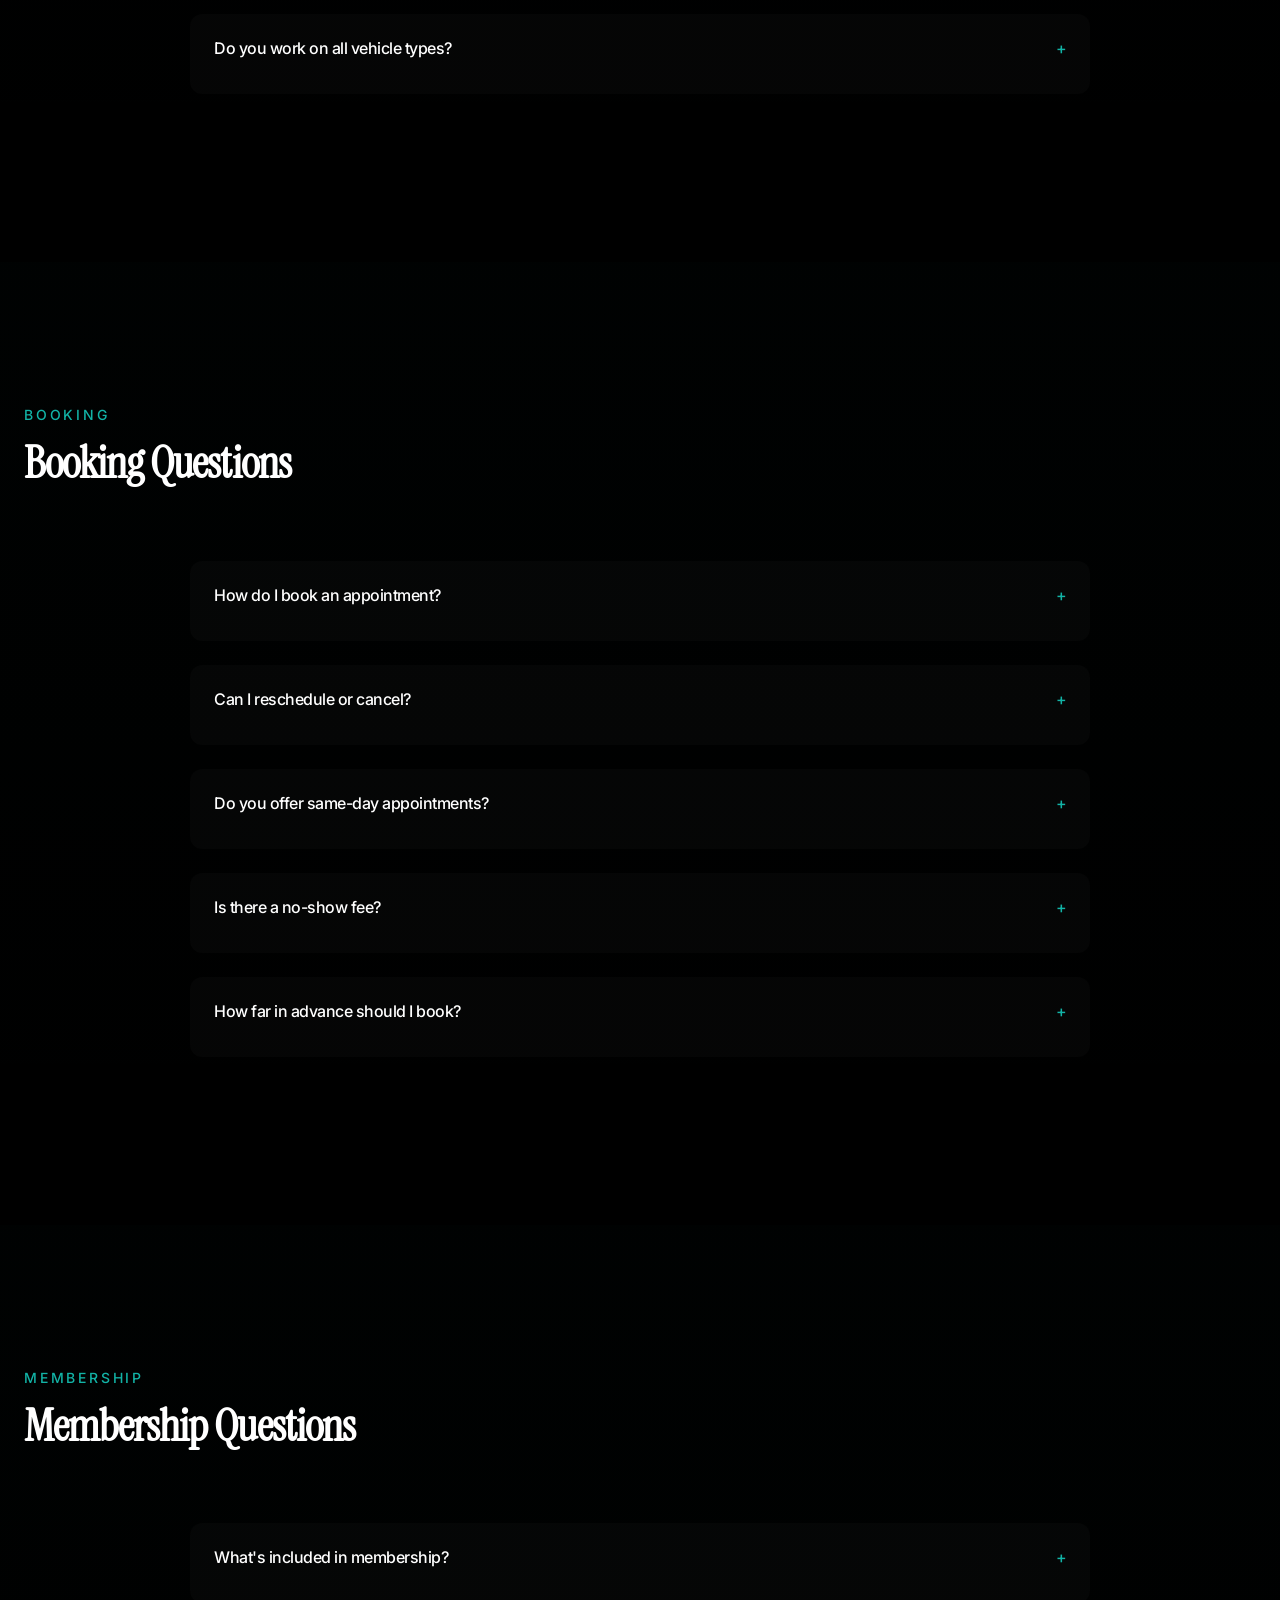
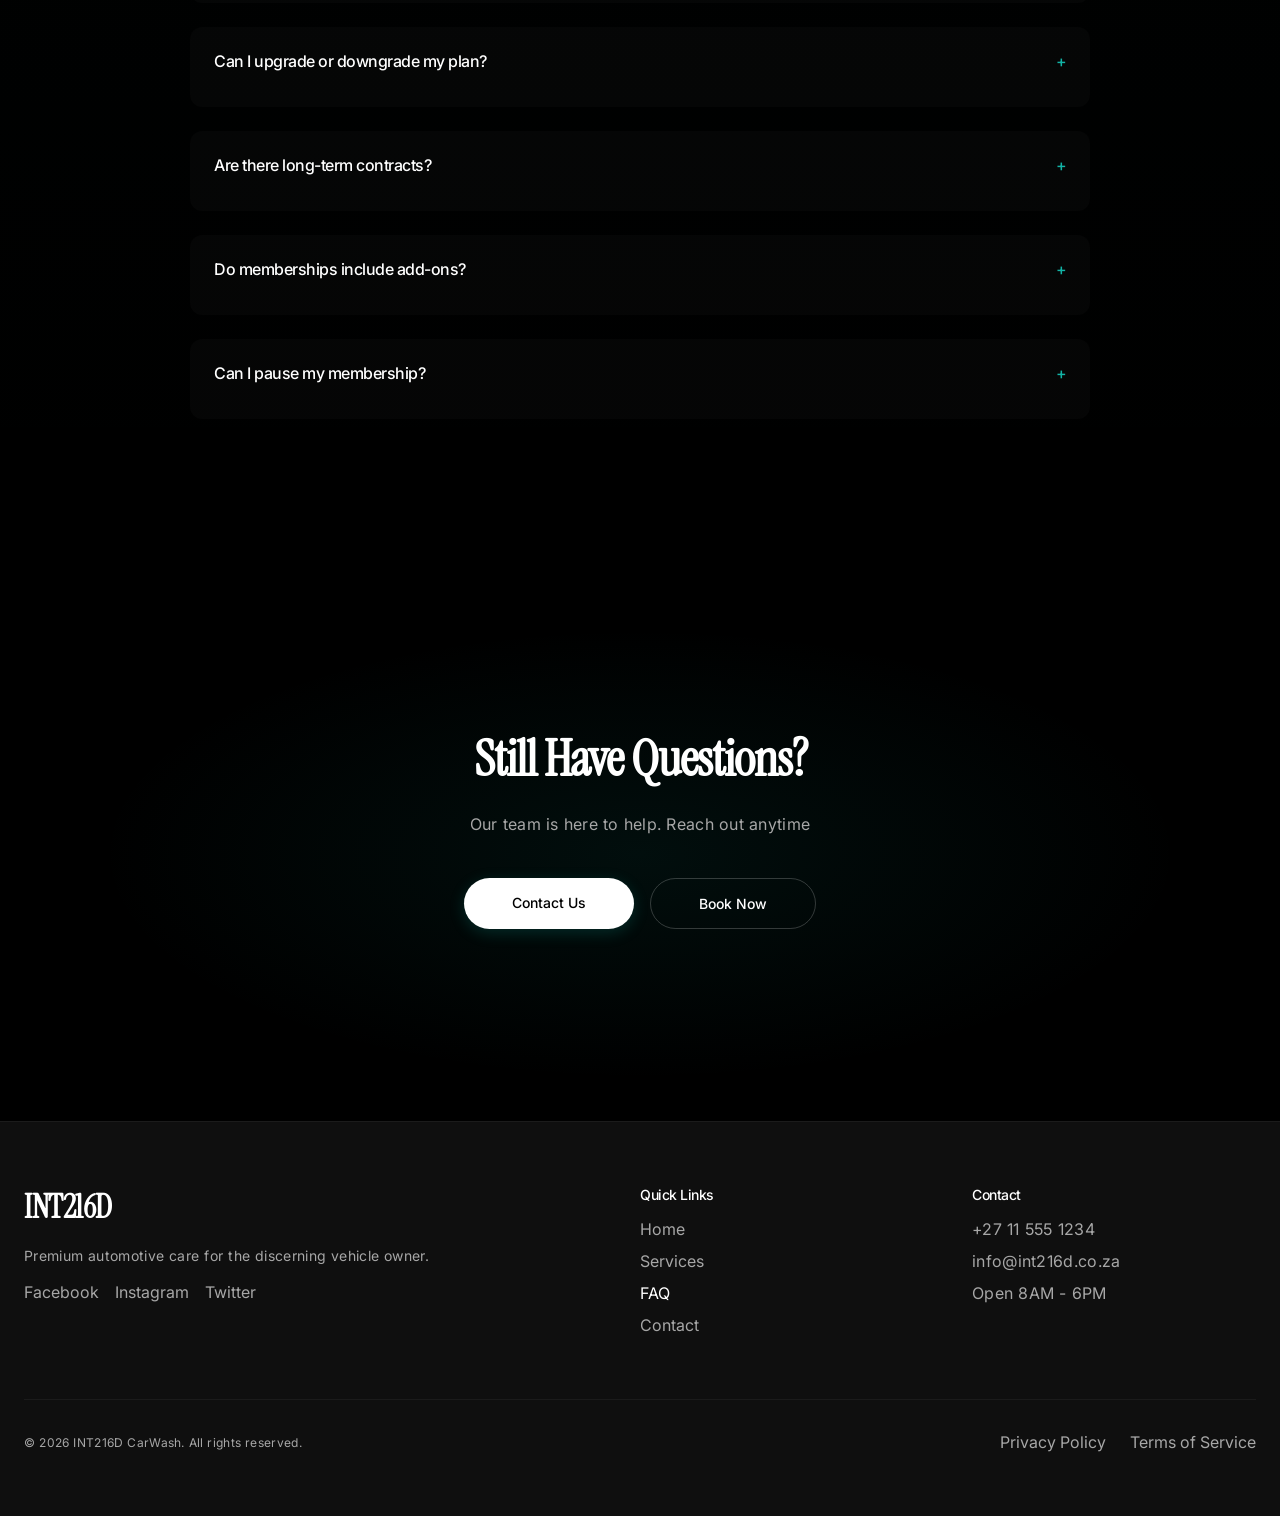
<file: app/faq.html>
<!doctype html>
<html lang="en">
  <head>
    <meta charset="UTF-8" />
    <meta name="viewport" content="width=device-width, initial-scale=1.0" />
    <title>FAQ - INT216D CarWash</title>
    <link rel="icon" type="image/png" href="./public/images/logo.png" />
    <link rel="preconnect" href="https://fonts.googleapis.com" />
    <link rel="preconnect" href="https://fonts.gstatic.com" crossorigin />
    <link href="https://fonts.googleapis.com/css2?family=Instrument+Serif&family=Inter:wght@400;500;600&display=swap" rel="stylesheet" />
    <link rel="stylesheet" href="./styles.css" />
  </head>
  <body>
    <div class="site-shell">
      <nav id="main-nav" class="nav-pill">
        <a href="./index.html" class="brand">INT216D</a>
        <button
          id="menu-toggle-btn"
          class="menu-toggle-btn"
          type="button"
          aria-expanded="false"
          aria-controls="main-nav-links"
          aria-label="Open menu"
        >
          Menu
        </button>
        <div class="nav-links" id="main-nav-links">
          <a href="./index.html#services" class="nav-link">Services</a>
          <a href="./membership.html" class="nav-link nav-featured">Membership</a>
          <a href="./index.html#addons" class="nav-link">Pricing</a>
        </div>
        <button id="theme-toggle-btn" class="theme-toggle-btn" type="button" aria-label="Toggle light mode">
          Light
        </button>
        <a href="./login.html" id="login-btn" class="pill-btn login-btn">Login</a>
      </nav>

      <section id="hero" class="hero-section">
        <div id="hero-three" class="hero-bg"></div>
        <div class="hero-content">
          <div id="hero-title" class="hero-title">
            <div class="line-wrap"><h1 class="hero-line">Frequently</h1></div>
            <div class="line-wrap"><h1 class="hero-line accent">Asked</h1></div>
            <div class="line-wrap"><h1 class="hero-line">Questions</h1></div>
          </div>
          <p id="hero-subtitle" class="hero-subtitle">Find answers to common questions about our services</p>
        </div>
      </section>

      <section id="faq-services" class="section" style="background: linear-gradient(180deg, rgba(18, 179, 166, 0.01) 0%, transparent 100%);">
        <div class="container">
          <div class="section-header">
            <p class="eyebrow">Services</p>
            <h2>Service Questions</h2>
          </div>

          <div style="max-width: 900px; margin: 0 auto;">
            <div class="faq-item" style="margin-bottom: 24px; padding: 24px; background: var(--panel); border-radius: 12px;">
              <h3 style="margin: 0 0 12px; font-size: 16px; font-weight: 500; cursor: pointer; display: flex; justify-content: space-between; align-items: center;">
                <span>How long does a standard wash take?</span>
                <span style="color: var(--accent);">+</span>
              </h3>
              <p style="margin: 0; color: var(--metallic); font-size: 14px; line-height: 1.6; display: none;">
                Our standard wash typically takes 15-20 minutes depending on your vehicle size and current conditions. You can wait in our comfortable lounge or check out while we work.
              </p>
            </div>

            <div class="faq-item" style="margin-bottom: 24px; padding: 24px; background: var(--panel); border-radius: 12px;">
              <h3 style="margin: 0 0 12px; font-size: 16px; font-weight: 500; cursor: pointer; display: flex; justify-content: space-between; align-items: center;">
                <span>Do you damage paint during washing?</span>
                <span style="color: var(--accent);">+</span>
              </h3>
              <p style="margin: 0; color: var(--metallic); font-size: 14px; line-height: 1.6; display: none;">
                No. We use only premium, paint-safe products and professional-grade equipment. Our touchless technology and soft-touch systems protect your vehicle's finish.
              </p>
            </div>

            <div class="faq-item" style="margin-bottom: 24px; padding: 24px; background: var(--panel); border-radius: 12px;">
              <h3 style="margin: 0 0 12px; font-size: 16px; font-weight: 500; cursor: pointer; display: flex; justify-content: space-between; align-items: center;">
                <span>Can I get my interior detailed?</span>
                <span style="color: var(--accent);">+</span>
              </h3>
              <p style="margin: 0; color: var(--metallic); font-size: 14px; line-height: 1.6; display: none;">
                Absolutely! We offer comprehensive interior detailing packages including vacuuming, sanitizing, and conditioning. Check our pricing page for details.
              </p>
            </div>

            <div class="faq-item" style="margin-bottom: 24px; padding: 24px; background: var(--panel); border-radius: 12px;">
              <h3 style="margin: 0 0 12px; font-size: 16px; font-weight: 500; cursor: pointer; display: flex; justify-content: space-between; align-items: center;">
                <span>What is ceramic coating and is it worth it?</span>
                <span style="color: var(--accent);">+</span>
              </h3>
              <p style="margin: 0; color: var(--metallic); font-size: 14px; line-height: 1.6; display: none;">
                Ceramic coating is a protective layer that shields your paint from UV rays, dirt, and contaminants for up to 2 years. It's worth the investment for long-term protection and easier maintenance.
              </p>
            </div>

            <div class="faq-item" style="margin-bottom: 24px; padding: 24px; background: var(--panel); border-radius: 12px;">
              <h3 style="margin: 0 0 12px; font-size: 16px; font-weight: 500; cursor: pointer; display: flex; justify-content: space-between; align-items: center;">
                <span>Do you work on all vehicle types?</span>
                <span style="color: var(--accent);">+</span>
              </h3>
              <p style="margin: 0; color: var(--metallic); font-size: 14px; line-height: 1.6; display: none;">
                Yes! We service cars, trucks, SUVs, motorcycles, and even RVs. Our team has experience with all vehicle types and sizes.
              </p>
            </div>
          </div>
        </div>
      </section>

      <section id="faq-booking" class="section" style="background: linear-gradient(180deg, rgba(18, 179, 166, 0.01) 0%, transparent 100%);">
        <div class="container">
          <div class="section-header">
            <p class="eyebrow">Booking</p>
            <h2>Booking Questions</h2>
          </div>

          <div style="max-width: 900px; margin: 0 auto;">
            <div class="faq-item" style="margin-bottom: 24px; padding: 24px; background: var(--panel); border-radius: 12px;">
              <h3 style="margin: 0 0 12px; font-size: 16px; font-weight: 500; cursor: pointer; display: flex; justify-content: space-between; align-items: center;">
                <span>How do I book an appointment?</span>
                <span style="color: var(--accent);">+</span>
              </h3>
              <p style="margin: 0; color: var(--metallic); font-size: 14px; line-height: 1.6; display: none;">
                You can book online through our website, call us at (555) 123-4567, or visit us in person. Online booking is available 24/7 with instant confirmation.
              </p>
            </div>

            <div class="faq-item" style="margin-bottom: 24px; padding: 24px; background: var(--panel); border-radius: 12px;">
              <h3 style="margin: 0 0 12px; font-size: 16px; font-weight: 500; cursor: pointer; display: flex; justify-content: space-between; align-items: center;">
                <span>Can I reschedule or cancel?</span>
                <span style="color: var(--accent);">+</span>
              </h3>
              <p style="margin: 0; color: var(--metallic); font-size: 14px; line-height: 1.6; display: none;">
                Yes! You can reschedule or cancel up to 24 hours before your appointment without any fees. Just contact us online or by phone.
              </p>
            </div>

            <div class="faq-item" style="margin-bottom: 24px; padding: 24px; background: var(--panel); border-radius: 12px;">
              <h3 style="margin: 0 0 12px; font-size: 16px; font-weight: 500; cursor: pointer; display: flex; justify-content: space-between; align-items: center;">
                <span>Do you offer same-day appointments?</span>
                <span style="color: var(--accent);">+</span>
              </h3>
              <p style="margin: 0; color: var(--metallic); font-size: 14px; line-height: 1.6; display: none;">
                Yes, depending on availability. Check our booking system for same-day slots or call us directly to confirm availability.
              </p>
            </div>

            <div class="faq-item" style="margin-bottom: 24px; padding: 24px; background: var(--panel); border-radius: 12px;">
              <h3 style="margin: 0 0 12px; font-size: 16px; font-weight: 500; cursor: pointer; display: flex; justify-content: space-between; align-items: center;">
                <span>Is there a no-show fee?</span>
                <span style="color: var(--accent);">+</span>
              </h3>
              <p style="margin: 0; color: var(--metallic); font-size: 14px; line-height: 1.6; display: none;">
                We don't charge a no-show fee for your first appointment. However, we do ask for 24-hour notice for cancellations or rescheduling.
              </p>
            </div>

            <div class="faq-item" style="margin-bottom: 24px; padding: 24px; background: var(--panel); border-radius: 12px;">
              <h3 style="margin: 0 0 12px; font-size: 16px; font-weight: 500; cursor: pointer; display: flex; justify-content: space-between; align-items: center;">
                <span>How far in advance should I book?</span>
                <span style="color: var(--accent);">+</span>
              </h3>
              <p style="margin: 0; color: var(--metallic); font-size: 14px; line-height: 1.6; display: none;">
                We recommend booking at least 1-2 weeks in advance for popular time slots. Walk-ins are welcome but may have longer wait times.
              </p>
            </div>
          </div>
        </div>
      </section>

      <section id="faq-membership" class="section" style="background: linear-gradient(180deg, rgba(18, 179, 166, 0.01) 0%, transparent 100%);">
        <div class="container">
          <div class="section-header">
            <p class="eyebrow">Membership</p>
            <h2>Membership Questions</h2>
          </div>

          <div style="max-width: 900px; margin: 0 auto;">
            <div class="faq-item" style="margin-bottom: 24px; padding: 24px; background: var(--panel); border-radius: 12px;">
              <h3 style="margin: 0 0 12px; font-size: 16px; font-weight: 500; cursor: pointer; display: flex; justify-content: space-between; align-items: center;">
                <span>What's included in membership?</span>
                <span style="color: var(--accent);">+</span>
              </h3>
              <p style="margin: 0; color: var(--metallic); font-size: 14px; line-height: 1.6; display: none;">
                Each membership tier includes different benefits. Basic includes 4 washes/month, Pro includes unlimited washes with priority scheduling, and Premium adds monthly details and VIP support.
              </p>
            </div>

            <div class="faq-item" style="margin-bottom: 24px; padding: 24px; background: var(--panel); border-radius: 12px;">
              <h3 style="margin: 0 0 12px; font-size: 16px; font-weight: 500; cursor: pointer; display: flex; justify-content: space-between; align-items: center;">
                <span>Can I upgrade or downgrade my plan?</span>
                <span style="color: var(--accent);">+</span>
              </h3>
              <p style="margin: 0; color: var(--metallic); font-size: 14px; line-height: 1.6; display: none;">
                Yes! You can upgrade or downgrade anytime. Changes take effect at your next billing cycle with prorated adjustments.
              </p>
            </div>

            <div class="faq-item" style="margin-bottom: 24px; padding: 24px; background: var(--panel); border-radius: 12px;">
              <h3 style="margin: 0 0 12px; font-size: 16px; font-weight: 500; cursor: pointer; display: flex; justify-content: space-between; align-items: center;">
                <span>Are there long-term contracts?</span>
                <span style="color: var(--accent);">+</span>
              </h3>
              <p style="margin: 0; color: var(--metallic); font-size: 14px; line-height: 1.6; display: none;">
                No contracts required. You're free to cancel anytime with 7 days notice. No hidden fees or penalties.
              </p>
            </div>

            <div class="faq-item" style="margin-bottom: 24px; padding: 24px; background: var(--panel); border-radius: 12px;">
              <h3 style="margin: 0 0 12px; font-size: 16px; font-weight: 500; cursor: pointer; display: flex; justify-content: space-between; align-items: center;">
                <span>Do memberships include add-ons?</span>
                <span style="color: var(--accent);">+</span>
              </h3>
              <p style="margin: 0; color: var(--metallic); font-size: 14px; line-height: 1.6; display: none;">
                Memberships include special discounts on add-ons and premium services. Members get 10-30% off depending on their tier.
              </p>
            </div>

            <div class="faq-item" style="margin-bottom: 24px; padding: 24px; background: var(--panel); border-radius: 12px;">
              <h3 style="margin: 0 0 12px; font-size: 16px; font-weight: 500; cursor: pointer; display: flex; justify-content: space-between; align-items: center;">
                <span>Can I pause my membership?</span>
                <span style="color: var(--accent);">+</span>
              </h3>
              <p style="margin: 0; color: var(--metallic); font-size: 14px; line-height: 1.6; display: none;">
                Yes! You can pause your membership for up to 3 months per year without losing your benefits. Perfect for travel or seasonal needs.
              </p>
            </div>
          </div>
        </div>
      </section>

      <section id="cta" class="section booking-section">
        <div class="booking-gradient"></div>
        <div class="container booking-content">
          <h2>Still Have Questions?</h2>
          <p class="desc">Our team is here to help. Reach out anytime</p>
          <div class="booking-btn-row">
            <a href="./contact.html" class="pill-btn btn-primary">Contact Us</a>
            <a href="./book-bay-wash.html" class="pill-btn btn-outline">Book Now</a>
          </div>
        </div>
      </section>

      <section id="footer" class="footer-section">
        <div class="iridescent-wrap">
          <canvas id="iridescent-canvas"></canvas>
        </div>
        <div class="container footer-content">
          <div class="footer-grid">
            <div class="footer-col wide">
              <h3 class="footer-brand">INT216D</h3>
              <p class="footer-blurb">Premium automotive care for the discerning vehicle owner.</p>
              <div class="inline-links">
                <a href="#" class="footer-link">Facebook</a>
                <a href="#" class="footer-link">Instagram</a>
                <a href="#" class="footer-link">Twitter</a>
              </div>
            </div>
            <div class="footer-col">
              <h4 class="footer-col-title">Quick Links</h4>
              <div class="footer-col-list">
                <a href="./index.html" class="footer-text-link">Home</a>
                <a href="./services.html" class="footer-text-link">Services</a>
                <a href="./faq.html" class="footer-text-link is-active">FAQ</a>
                <a href="./contact.html" class="footer-text-link">Contact</a>
              </div>
            </div>
            <div class="footer-col">
              <h4 class="footer-col-title">Contact</h4>
              <div class="footer-col-list">
                <p class="footer-link" style="cursor: default; margin: 0;">+27 11 555 1234</p>
                <p class="footer-link" style="cursor: default; margin: 0;">info@int216d.co.za</p>
                <p class="footer-link" style="cursor: default; margin: 0;">Open 8AM - 6PM</p>
              </div>
            </div>
          </div>
          <div class="footer-bottom">
            <p class="footer-copy">&copy; 2024 INT216D CarWash. All rights reserved.</p>
            <div class="footer-bottom-links">
              <a href="#" class="footer-text-link">Privacy Policy</a>
              <a href="#" class="footer-text-link">Terms of Service</a>
            </div>
          </div>
        </div>
      </section>
    </div>

    <script type="module" src="./script-pages.js"></script>
    <script>
      // FAQ toggle functionality
      document.querySelectorAll('.faq-item h3').forEach(item => {
        item.addEventListener('click', () => {
          const answer = item.nextElementSibling;
          const isOpen = answer.style.display === 'block';

          // Close all other answers
          document.querySelectorAll('.faq-item p').forEach(p => {
            p.style.display = 'none';
          });
          document.querySelectorAll('.faq-item h3 span:last-child').forEach(span => {
            span.textContent = '+';
          });

          // Toggle current answer
          if (!isOpen) {
            answer.style.display = 'block';
            item.querySelector('span:last-child').textContent = '−';
          }
        });
      });
    </script>
  </body>
</html>
</file>
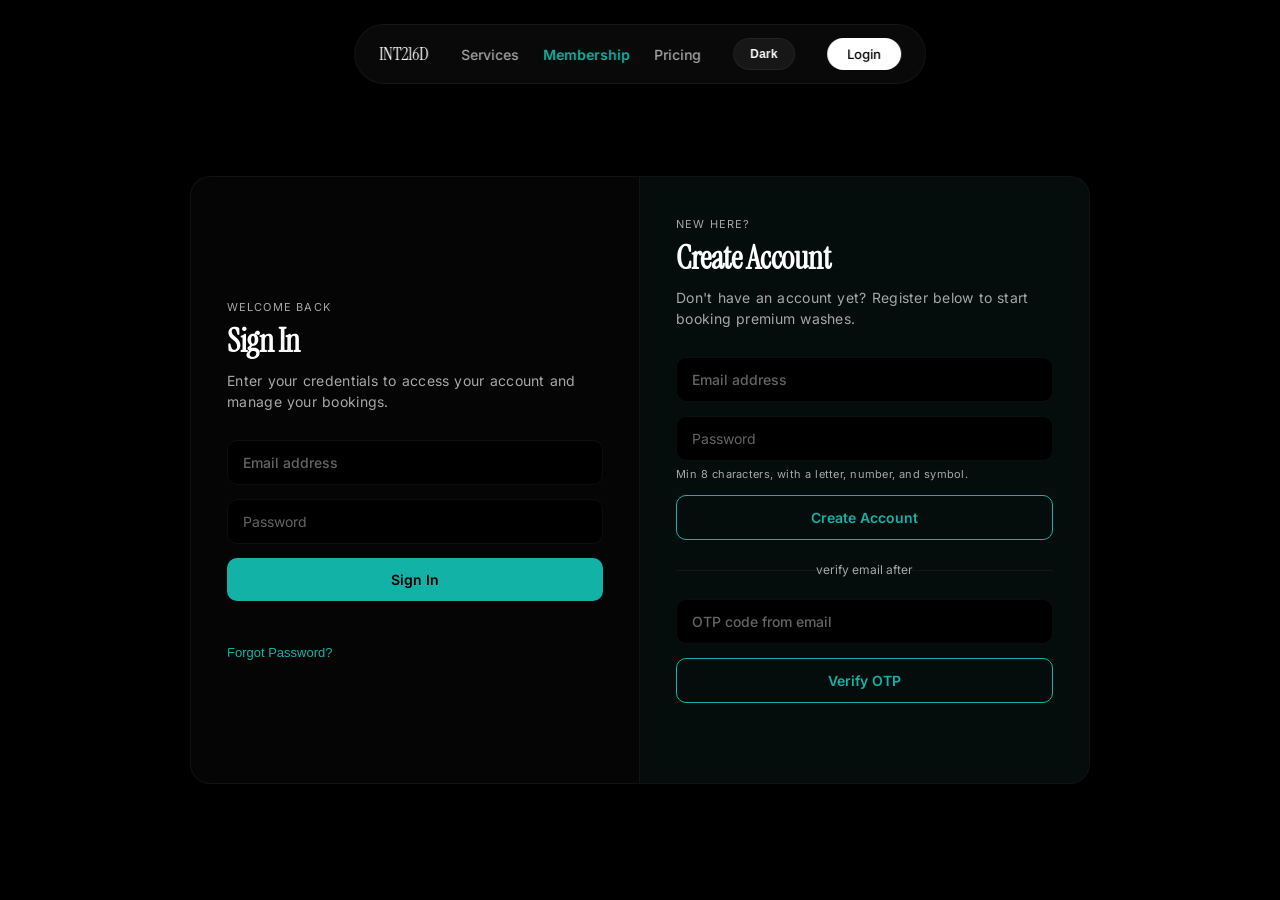
<file: app/login.html>
<!doctype html>
<html lang="en">
  <head>
    <meta charset="UTF-8" />
    <meta name="viewport" content="width=device-width, initial-scale=1.0" />
    <title>Login - INT216D CarWash</title>
    <link rel="icon" type="image/png" href="./public/images/logo.png" />
    <link rel="preconnect" href="https://fonts.googleapis.com" />
    <link rel="preconnect" href="https://fonts.gstatic.com" crossorigin />
    <link href="https://fonts.googleapis.com/css2?family=Instrument+Serif&family=Inter:wght@400;500;600&display=swap" rel="stylesheet" />
    <link rel="stylesheet" href="./styles.css" />
    <style>
      .auth-page { min-height: 100vh; display: flex; align-items: center; justify-content: center; padding: 100px 24px 40px; background: var(--obsidian); }
      .auth-container { display: grid; grid-template-columns: 1fr 1fr; max-width: 900px; width: 100%; background: var(--panel); border: 1px solid var(--panel-border); border-radius: 20px; overflow: hidden; }
      .auth-panel { padding: 40px 36px; display: flex; flex-direction: column; justify-content: center; }
      .auth-panel:first-child { border-right: 1px solid var(--panel-border); }
      .auth-panel.register-panel { background: rgba(18, 179, 166, 0.04); }
      .auth-eyebrow { font-size: 11px; letter-spacing: 0.1em; text-transform: uppercase; color: var(--metallic); margin: 0 0 6px; }
      .auth-title { font-family: 'Instrument Serif', serif; font-size: 32px; margin: 0 0 8px; color: var(--ink); }
      .auth-subtitle { font-size: 14px; color: var(--metallic); margin: 0 0 28px; line-height: 1.5; }
      .auth-form { display: grid; gap: 14px; }
      .auth-input { width: 100%; padding: 13px 15px; background: var(--obsidian); border: 1px solid var(--panel-border); border-radius: 10px; color: var(--ink); font-size: 14px; font-family: 'Inter', sans-serif; outline: none; transition: border-color 0.2s; box-sizing: border-box; }
      .auth-input:focus { border-color: var(--accent); }
      .auth-input::placeholder { color: var(--metallic); opacity: 0.6; }
      .auth-btn { width: 100%; padding: 13px; border-radius: 10px; border: 0; cursor: pointer; font-size: 14px; font-weight: 600; font-family: 'Inter', sans-serif; transition: opacity 0.2s, transform 0.2s; }
      .auth-btn:hover { opacity: 0.9; transform: translateY(-1px); }
      .auth-btn-primary { background: var(--accent); color: #000; }
      .auth-btn-outline { background: transparent; border: 1px solid var(--accent); color: var(--accent); }
      .auth-status { font-size: 13px; margin: 8px 0 0; min-height: 18px; }
      .auth-status.success { color: var(--accent); }
      .auth-status.error { color: #e74c3c; }
      .auth-status.info { color: var(--metallic); }
      .auth-divider { text-align: center; color: var(--metallic); font-size: 12px; margin: 8px 0; position: relative; }
      .auth-divider::before, .auth-divider::after { content: ''; position: absolute; top: 50%; width: 40%; height: 1px; background: var(--panel-border); }
      .auth-divider::before { left: 0; }
      .auth-divider::after { right: 0; }
        .auth-link { color: var(--accent); font-size: 13px; cursor: pointer; background: none; border: none; padding: 0; text-decoration: none; display: inline-block; }
        .auth-link:hover { text-decoration: underline; }
        .forgot-form { display: none; }
        .forgot-form.active { display: grid; }
        .login-form-wrap.active { display: block; }
        .login-form-wrap.hidden { display: none; }
      @media (max-width: 768px) {
        .auth-container { grid-template-columns: 1fr; }
        .auth-panel:first-child { border-right: 0; border-bottom: 1px solid var(--panel-border); }
      }
    </style>
  </head>
  <body>
    <div class="site-shell">
      <nav id="main-nav" class="nav-pill">
        <a href="./index.html" class="brand">INT216D</a>
        <button id="menu-toggle-btn" class="menu-toggle-btn" type="button" aria-expanded="false" aria-controls="main-nav-links" aria-label="Open menu">Menu</button>
        <div class="nav-links" id="main-nav-links">
          <a href="./index.html#services" class="nav-link">Services</a>
          <a href="./membership.html" class="nav-link nav-featured">Membership</a>
          <a href="./index.html#addons" class="nav-link">Pricing</a>
        </div>
        <button id="theme-toggle-btn" class="theme-toggle-btn" type="button" aria-label="Toggle light mode">Light</button>
        <a href="./login.html" id="login-btn" class="pill-btn login-btn">Login</a>
      </nav>

      <div class="auth-page">
        <div class="auth-container">
          <!-- LOGIN PANEL -->
          <div class="auth-panel">
            <p class="auth-eyebrow">Welcome Back</p>
            <h2 class="auth-title">Sign In</h2>
            <p class="auth-subtitle">Enter your credentials to access your account and manage your bookings.</p>
            <div class="login-form-wrap active" id="login-form-wrap">
              <form id="login-form" class="auth-form" autocomplete="off">
                <input id="li-email" class="auth-input" type="email" placeholder="Email address" required autocomplete="email" />
                <input id="li-password" class="auth-input" type="password" placeholder="Password" required autocomplete="current-password" />
                <button type="submit" class="auth-btn auth-btn-primary">Sign In</button>
                <p id="login-status" class="auth-status info"></p>
              </form>
              <button type="button" id="forgot-pw-link" class="auth-link" style="margin-top:4px;">Forgot Password?</button>
            </div>
            <div class="forgot-form auth-form" id="forgot-form">
              <p class="auth-eyebrow">Password Reset</p>
              <h2 class="auth-title" style="font-size:24px;">Forgot Password</h2>
              <p id="forgot-subtitle" class="auth-subtitle" style="margin-bottom:16px;">Enter your email and we'll send you a reset code.</p>
              <input id="fp-email" class="auth-input" type="email" placeholder="Email address" required autocomplete="email" />
              <button type="submit" id="fp-send" class="auth-btn auth-btn-primary">Send Reset Code</button>
              <input id="fp-code" class="auth-input" type="text" inputmode="numeric" placeholder="Reset code from email" style="display:none;" />
              <input id="fp-new-password" class="auth-input" type="password" placeholder="New password" minlength="8" style="display:none;" />
              <button type="button" id="fp-reset" class="auth-btn auth-btn-outline" style="display:none;">Reset Password</button>
              <p id="forgot-status" class="auth-status info"></p>
              <button type="button" id="fp-back" class="auth-link" style="margin-top:4px;text-align:left;">Back to Sign In</button>
            </div>
          </div>

          <!-- REGISTER PANEL -->
          <div class="auth-panel register-panel">
            <p class="auth-eyebrow">New Here?</p>
            <h2 class="auth-title">Create Account</h2>
            <p class="auth-subtitle">Don't have an account yet? Register below to start booking premium washes.</p>
            <form id="register-form" class="auth-form" autocomplete="off">
              <input id="re-email" class="auth-input" type="email" placeholder="Email address" required autocomplete="email" />
              <input id="re-password" class="auth-input" type="password" placeholder="Password" required autocomplete="new-password" minlength="8" />
              <p style="font-size:11px;color:var(--metallic);margin:-8px 0 0;">Min 8 characters, with a letter, number, and symbol.</p>
              <button type="submit" class="auth-btn auth-btn-primary" style="background: transparent; border: 1px solid var(--accent); color: var(--accent);">Create Account</button>
              <div class="auth-divider">verify email after</div>
              <input id="re-otp" class="auth-input" type="text" inputmode="numeric" placeholder="OTP code from email" />
              <button type="button" id="re-verify-btn" class="auth-btn auth-btn-outline">Verify OTP</button>
              <button type="button" id="re-resend-btn" class="auth-btn auth-btn-outline" style="display:none;border-color:var(--metallic);color:var(--metallic);">Resend OTP</button>
              <p id="register-status" class="auth-status info"></p>
            </form>
          </div>
        </div>
      </div>
    </div>

    <script>
      (function() {
        var API_BASE = localStorage.getItem('int216d:apiBase') || '';
        var ACCESS_TOKEN_KEY = 'int216d:accessToken';
        var USER_ROLE_KEY = 'int216d:userRole';
        var USER_ID_KEY = 'int216d:userId';
        var USER_EMAIL_KEY = 'int216d:userEmail';

        function setStatus(el, msg, type) {
          el.textContent = msg;
          el.className = 'auth-status ' + (type || 'info');
        }

        async function api(path, options) {
          var token = localStorage.getItem(ACCESS_TOKEN_KEY);
          var headers = Object.assign({ 'Content-Type': 'application/json' }, options.headers || {});
          if (token) headers.Authorization = 'Bearer ' + token;
          var resp = await fetch(API_BASE + path, Object.assign({}, options, { headers: headers, credentials: 'include' }));
          var data = null;
          try { data = await resp.json(); } catch (_) { data = null; }
          if (!resp.ok) {
            var msg = (data && (data.message || data.error)) || ('Request failed (' + resp.status + ')');
            throw new Error(msg);
          }
          return data;
        }

        function decodePayload(token) {
          if (!token) return null;
          var parts = token.split('.');
          if (parts.length < 2) return null;
          try {
            var raw = parts[1].replace(/-/g, '+').replace(/_/g, '/');
            var pad = raw + '='.repeat((4 - (raw.length % 4)) % 4);
            return JSON.parse(atob(pad));
          } catch (_) { return null; }
        }

        function saveAuth(data) {
          if (!data || !data.accessToken) return;
          localStorage.setItem(ACCESS_TOKEN_KEY, data.accessToken);
          var role = data.role || (decodePayload(data.accessToken) || {}).role || null;
          if (role) localStorage.setItem(USER_ROLE_KEY, role);
          if (data.userId) localStorage.setItem(USER_ID_KEY, String(data.userId));
        }

        // --- LOGIN ---
        document.getElementById('login-form').addEventListener('submit', function(e) {
          e.preventDefault();
          var status = document.getElementById('login-status');
          var btn = this.querySelector('button');
          setStatus(status, 'Signing in...', 'info');
          btn.disabled = true;

          api('/api/v1/auth/login', {
            method: 'POST',
            body: JSON.stringify({
              email: document.getElementById('li-email').value.trim(),
              password: document.getElementById('li-password').value
            })
          }).then(function(res) {
            saveAuth(res.data);
            localStorage.setItem(USER_EMAIL_KEY, document.getElementById('li-email').value.trim());
            setStatus(status, 'Login successful! Redirecting...', 'success');
            setTimeout(function() { window.location.href = './profile.html'; }, 800);
          }).catch(function(err) {
            setStatus(status, err.message, 'error');
            // If account already exists, offer to resend OTP
            if (err.message.indexOf('already exists') >= 0) {
              document.getElementById('re-otp').focus();
              document.getElementById('re-resend-btn').style.display = '';
              setStatus(status, err.message + ' Enter OTP or resend.', 'info');
            }
          }).finally(function() { btn.disabled = false; });
        });

        // --- REGISTER ---
        document.getElementById('register-form').addEventListener('submit', function(e) {
          e.preventDefault();
          var status = document.getElementById('register-status');
          var btn = this.querySelector('button[type="submit"]');
          var email = document.getElementById('re-email').value.trim();
          setStatus(status, 'Creating account...', 'info');
          btn.disabled = true;

          api('/api/v1/auth/register', {
            method: 'POST',
            body: JSON.stringify({
              email: email,
              password: document.getElementById('re-password').value
            })
          }).then(function(res) {
            localStorage.setItem(USER_EMAIL_KEY, email);
            setStatus(status, 'Account created! Check your email (' + email + ') for the OTP code.', 'success');
            document.getElementById('re-otp').focus();
          }).catch(function(err) {
            setStatus(status, err.message, 'error');
            if (err.message.indexOf('already exists') >= 0) {
              document.getElementById('re-otp').focus();
              document.getElementById('re-resend-btn').style.display = '';
              setStatus(status, err.message + ' Enter OTP or resend.', 'info');
            }
          }).finally(function() { btn.disabled = false; });
        });

        // --- VERIFY OTP ---
        document.getElementById('re-verify-btn').addEventListener('click', function() {
          var status = document.getElementById('register-status');
          var btn = this;
          setStatus(status, 'Verifying OTP...', 'info');
          btn.disabled = true;

          api('/api/v1/auth/verify-email', {
            method: 'POST',
            body: JSON.stringify({
              email: document.getElementById('re-email').value.trim(),
              otp: document.getElementById('re-otp').value.trim()
            })
          }).then(function() {
            setStatus(status, 'Email verified! You can now sign in on the left panel.', 'success');
            document.getElementById('re-resend-btn').style.display = 'none';
          }).catch(function(err) {
            setStatus(status, err.message, 'error');
          }).finally(function() { btn.disabled = false; });
        });

        // --- RESEND OTP ---
        document.getElementById('re-resend-btn').addEventListener('click', function() {
          var status = document.getElementById('register-status');
          var btn = this;
          var email = document.getElementById('re-email').value.trim();
          if (!email) { setStatus(status, 'Enter your email first.', 'error'); return; }
          setStatus(status, 'Sending new OTP...', 'info');
          btn.disabled = true;

          api('/api/v1/auth/verify-email/resend', {
            method: 'POST',
            body: JSON.stringify({ email: email })
          }).then(function() {
            setStatus(status, 'New OTP sent! Check your email (' + email + ').', 'success');
            document.getElementById('re-otp').focus();
          }).catch(function(err) {
            setStatus(status, err.message, 'error');
          }).finally(function() { btn.disabled = false; });
        });

        // --- FORGOT PASSWORD ---
        var fpEmail = document.getElementById('fp-email');
        var fpCode = document.getElementById('fp-code');
        var fpNewPw = document.getElementById('fp-new-password');
        var fpSend = document.getElementById('fp-send');
        var fpReset = document.getElementById('fp-reset');
        var fpStatus = document.getElementById('forgot-status');
        var fpSubtitle = document.getElementById('forgot-subtitle');
        var forgotForm = document.getElementById('forgot-form');
        var loginWrap = document.getElementById('login-form-wrap');
        var fpBack = document.getElementById('fp-back');

        document.getElementById('forgot-pw-link').addEventListener('click', function() {
          loginWrap.classList.add('hidden');
          loginWrap.classList.remove('active');
          forgotForm.classList.add('active');
          fpEmail.focus();
        });

        fpBack.addEventListener('click', function() {
          forgotForm.classList.remove('active');
          loginWrap.classList.remove('hidden');
          loginWrap.classList.add('active');
          resetForgotForm();
        });

        function resetForgotForm() {
          fpEmail.value = '';
          fpCode.value = '';
          fpNewPw.value = '';
          fpCode.style.display = 'none';
          fpNewPw.style.display = 'none';
          fpReset.style.display = 'none';
          fpSend.textContent = 'Send Reset Code';
          fpSend.style.display = '';
          fpSubtitle.textContent = 'Enter your email and we\'ll send you a reset code.';
          setStatus(fpStatus, '', 'info');
        }

        function showResetFields() {
          fpCode.style.display = '';
          fpNewPw.style.display = '';
          fpReset.style.display = '';
          fpSend.textContent = 'Resend Code';
          fpSubtitle.textContent = 'Enter the reset code from your email and your new password.';
          fpCode.focus();
        }

        fpSend.addEventListener('click', function() {
          var email = fpEmail.value.trim();
          if (!email) { setStatus(fpStatus, 'Enter your email first.', 'error'); return; }
          setStatus(fpStatus, 'Sending reset code...', 'info');
          fpSend.disabled = true;

          api('/api/v1/auth/password-reset/request', {
            method: 'POST',
            body: JSON.stringify({ email: email })
          }).then(function() {
            setStatus(fpStatus, 'Reset code sent! Check your email (' + email + ').', 'success');
            showResetFields();
          }).catch(function(err) {
            setStatus(fpStatus, err.message, 'error');
          }).finally(function() { fpSend.disabled = false; });
        });

        fpReset.addEventListener('click', function() {
          var email = fpEmail.value.trim();
          var code = fpCode.value.trim();
          var newPw = fpNewPw.value;
          if (!code || !newPw) { setStatus(fpStatus, 'Enter the reset code and new password.', 'error'); return; }
          if (newPw.length < 8) { setStatus(fpStatus, 'Password must be at least 8 characters.', 'error'); return; }
          setStatus(fpStatus, 'Resetting password...', 'info');
          fpReset.disabled = true;

          api('/api/v1/auth/password-reset/confirm', {
            method: 'POST',
            body: JSON.stringify({ email: email, resetCode: code, newPassword: newPw })
          }).then(function() {
            setStatus(fpStatus, 'Password reset! You can now sign in.', 'success');
            setTimeout(function() {
              fpBack.click();
              // Pre-fill login email
              document.getElementById('li-email').value = email;
            }, 1500);
          }).catch(function(err) {
            setStatus(fpStatus, err.message, 'error');
          }).finally(function() { fpReset.disabled = false; });
        });

        // --- THEME TOGGLE ---
        (function() {
          var btn = document.getElementById('theme-toggle-btn');
          var html = document.documentElement;
          function apply(t) {
            html.setAttribute('data-theme', t);
            localStorage.setItem('int216d-theme', t);
            if (btn) btn.textContent = t === 'dark' ? 'Dark' : 'Light';
          }
          var saved = localStorage.getItem('int216d-theme') || 'dark';
          apply(saved);
          if (btn) btn.addEventListener('click', function() {
            var cur = html.getAttribute('data-theme') || 'dark';
            apply(cur === 'dark' ? 'light' : 'dark');
          });
        })();

        // --- MOBILE MENU ---
        (function() {
          var toggle = document.getElementById('menu-toggle-btn');
          var nav = document.getElementById('main-nav');
          var links = document.getElementById('main-nav-links');
          if (!toggle || !nav) return;
          function close() {
            nav.classList.remove('menu-open');
            toggle.setAttribute('aria-expanded', 'false');
            toggle.textContent = 'Menu';
          }
          toggle.addEventListener('click', function() {
            var open = nav.classList.toggle('menu-open');
            toggle.setAttribute('aria-expanded', open ? 'true' : 'false');
            toggle.textContent = open ? 'Close' : 'Menu';
          });
          if (links) links.querySelectorAll('a').forEach(function(a) {
            a.addEventListener('click', function() { if (window.innerWidth <= 768) close(); });
          });
        })();

        // --- LOGIN BUTTON HYDRATION ---
        (function() {
          var btn = document.getElementById('login-btn');
          var token = localStorage.getItem(ACCESS_TOKEN_KEY);
          if (!btn) return;
          if (token) {
            btn.textContent = 'Logout';
            btn.href = '#';
            btn.onclick = function(e) {
              e.preventDefault();
              localStorage.removeItem(ACCESS_TOKEN_KEY);
              localStorage.removeItem(USER_ROLE_KEY);
              localStorage.removeItem(USER_ID_KEY);
              window.location.reload();
            };
          } else {
            btn.textContent = 'Login';
            btn.href = './login.html';
            btn.onclick = null;
          }
        })();
      })();
    </script>
  </body>
</html>
</file>
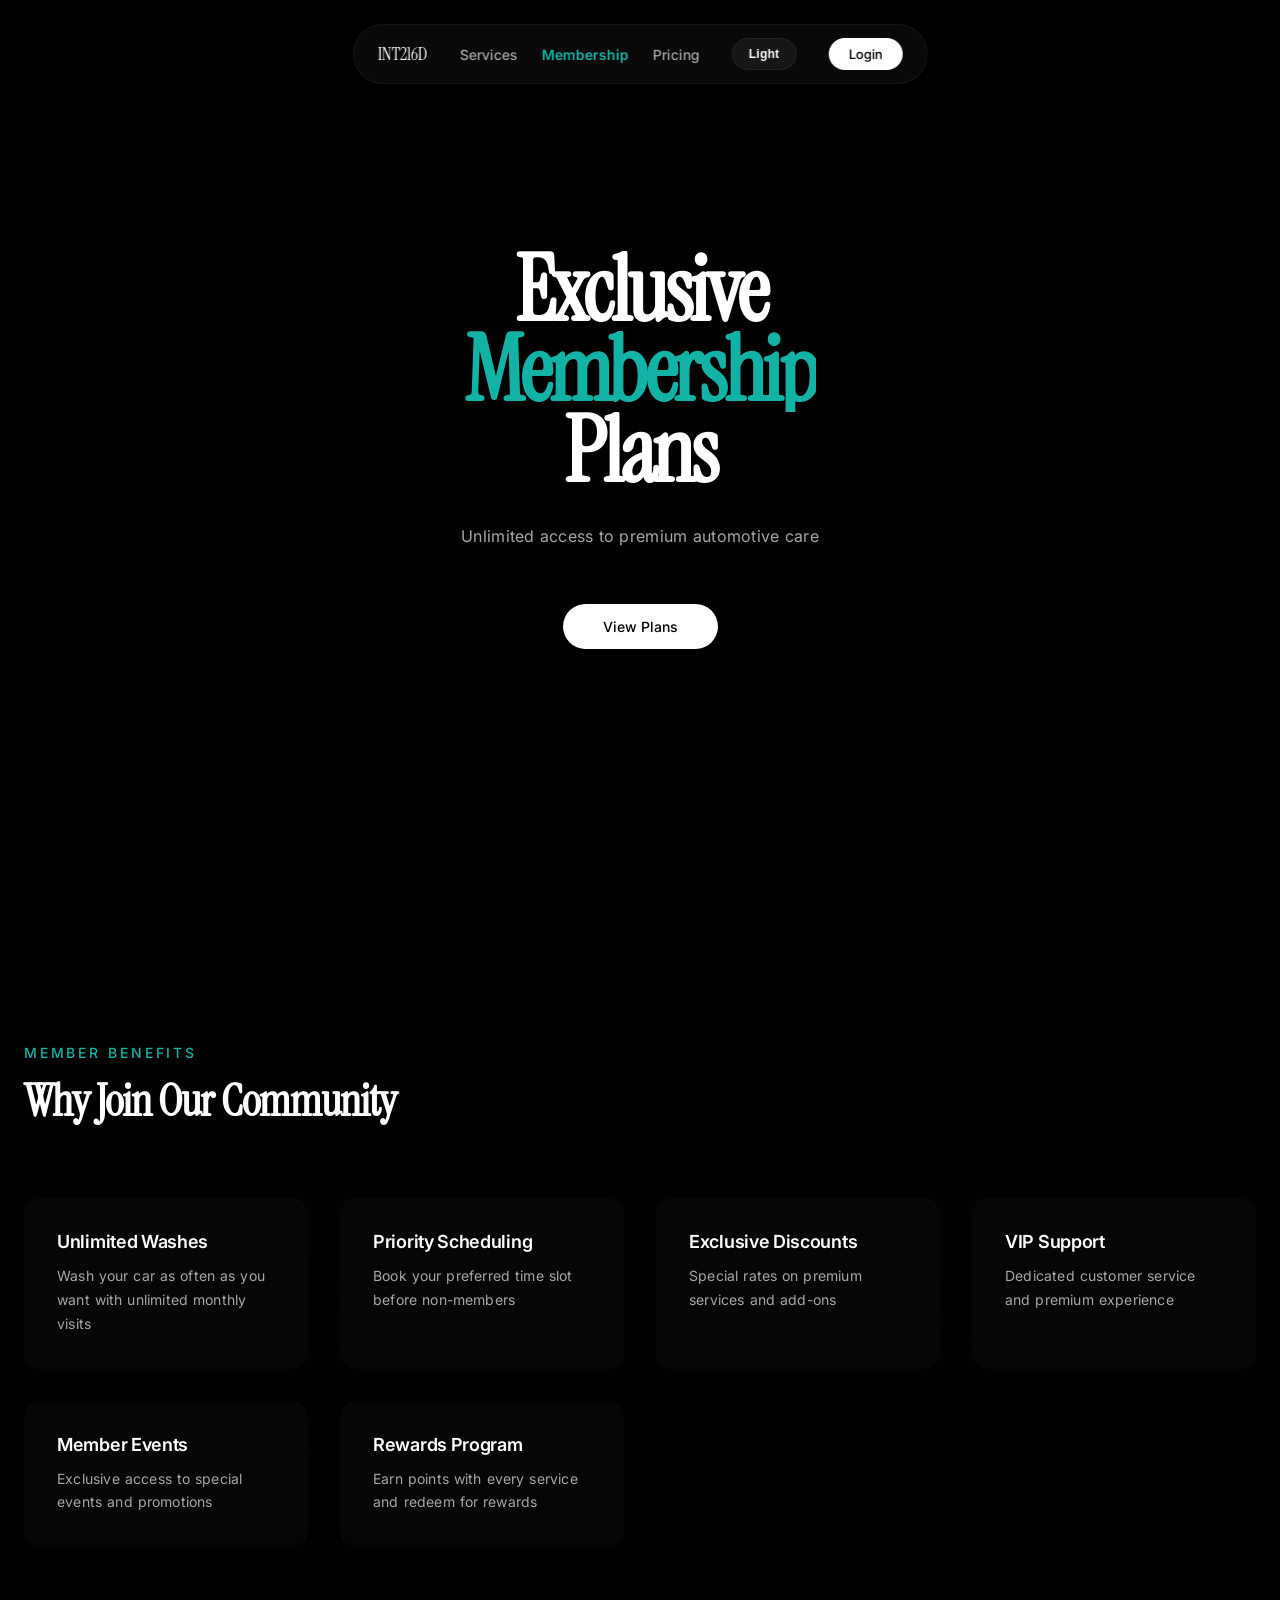
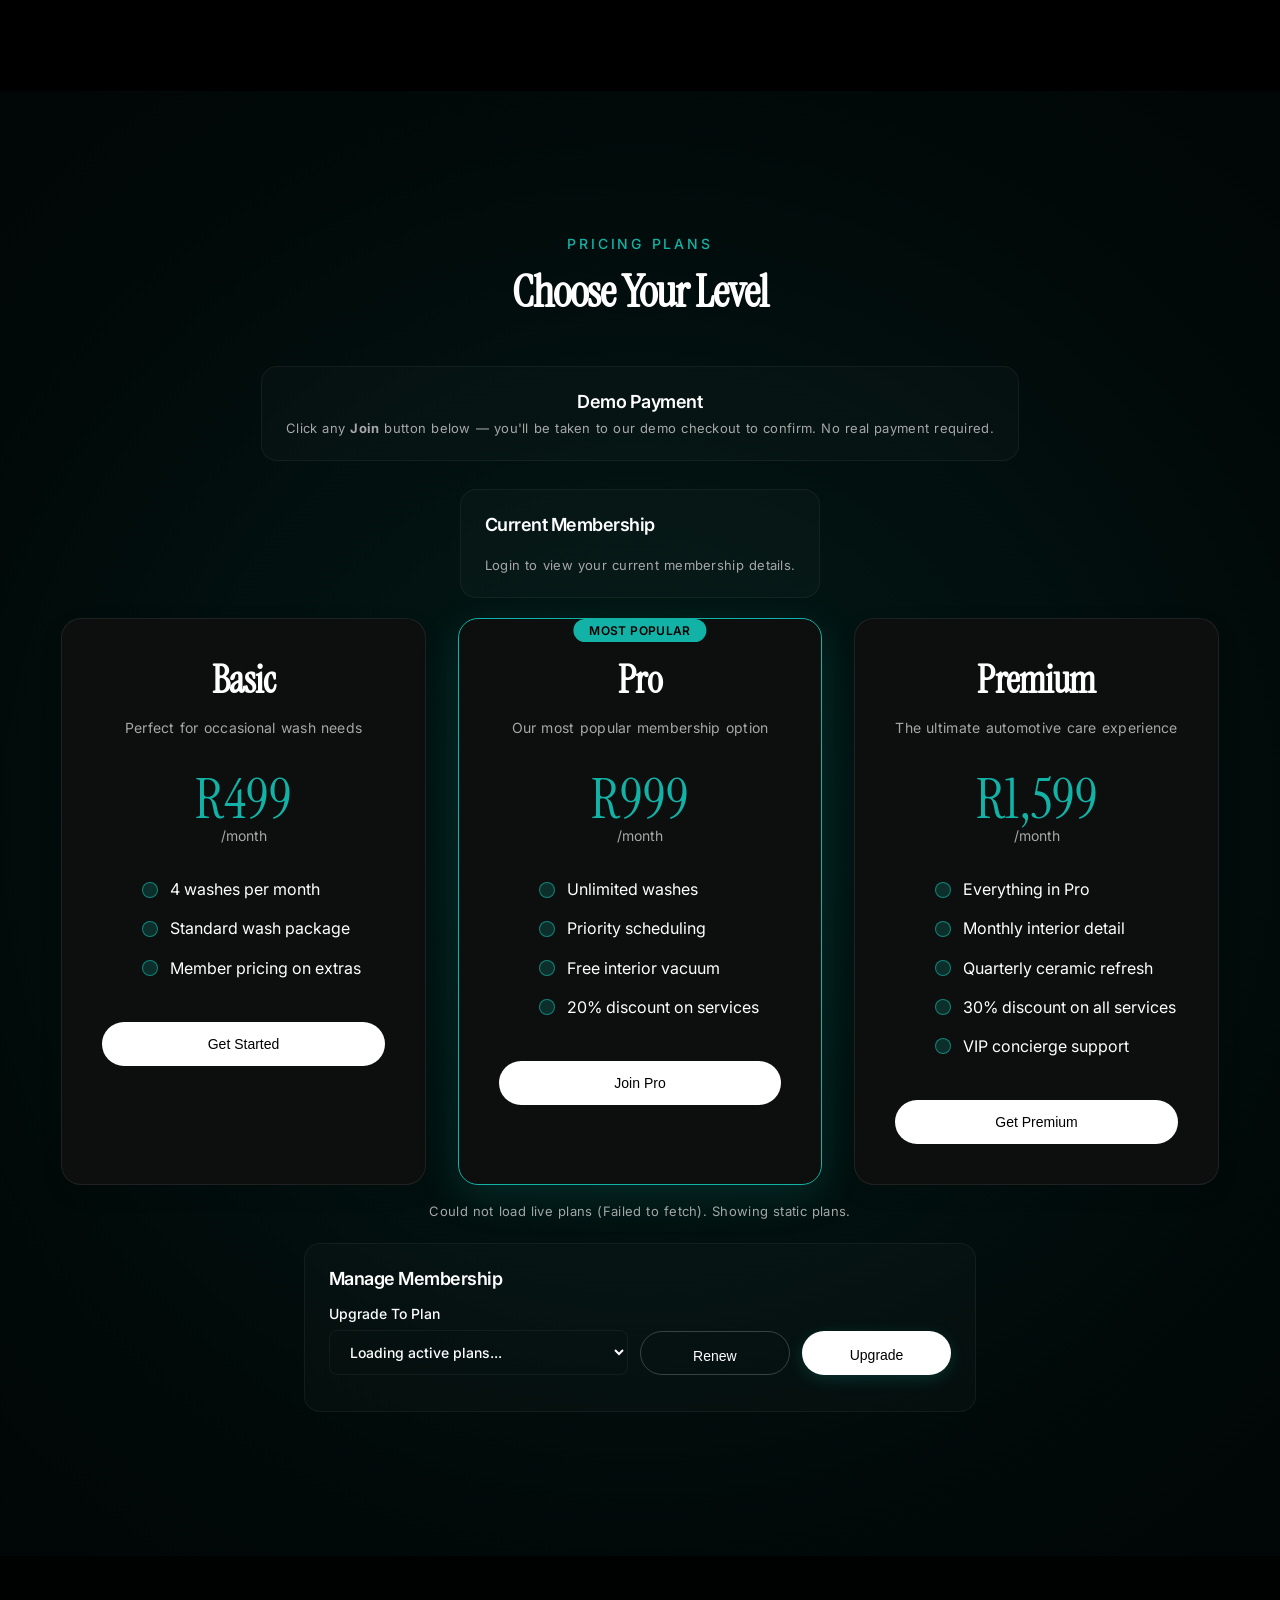
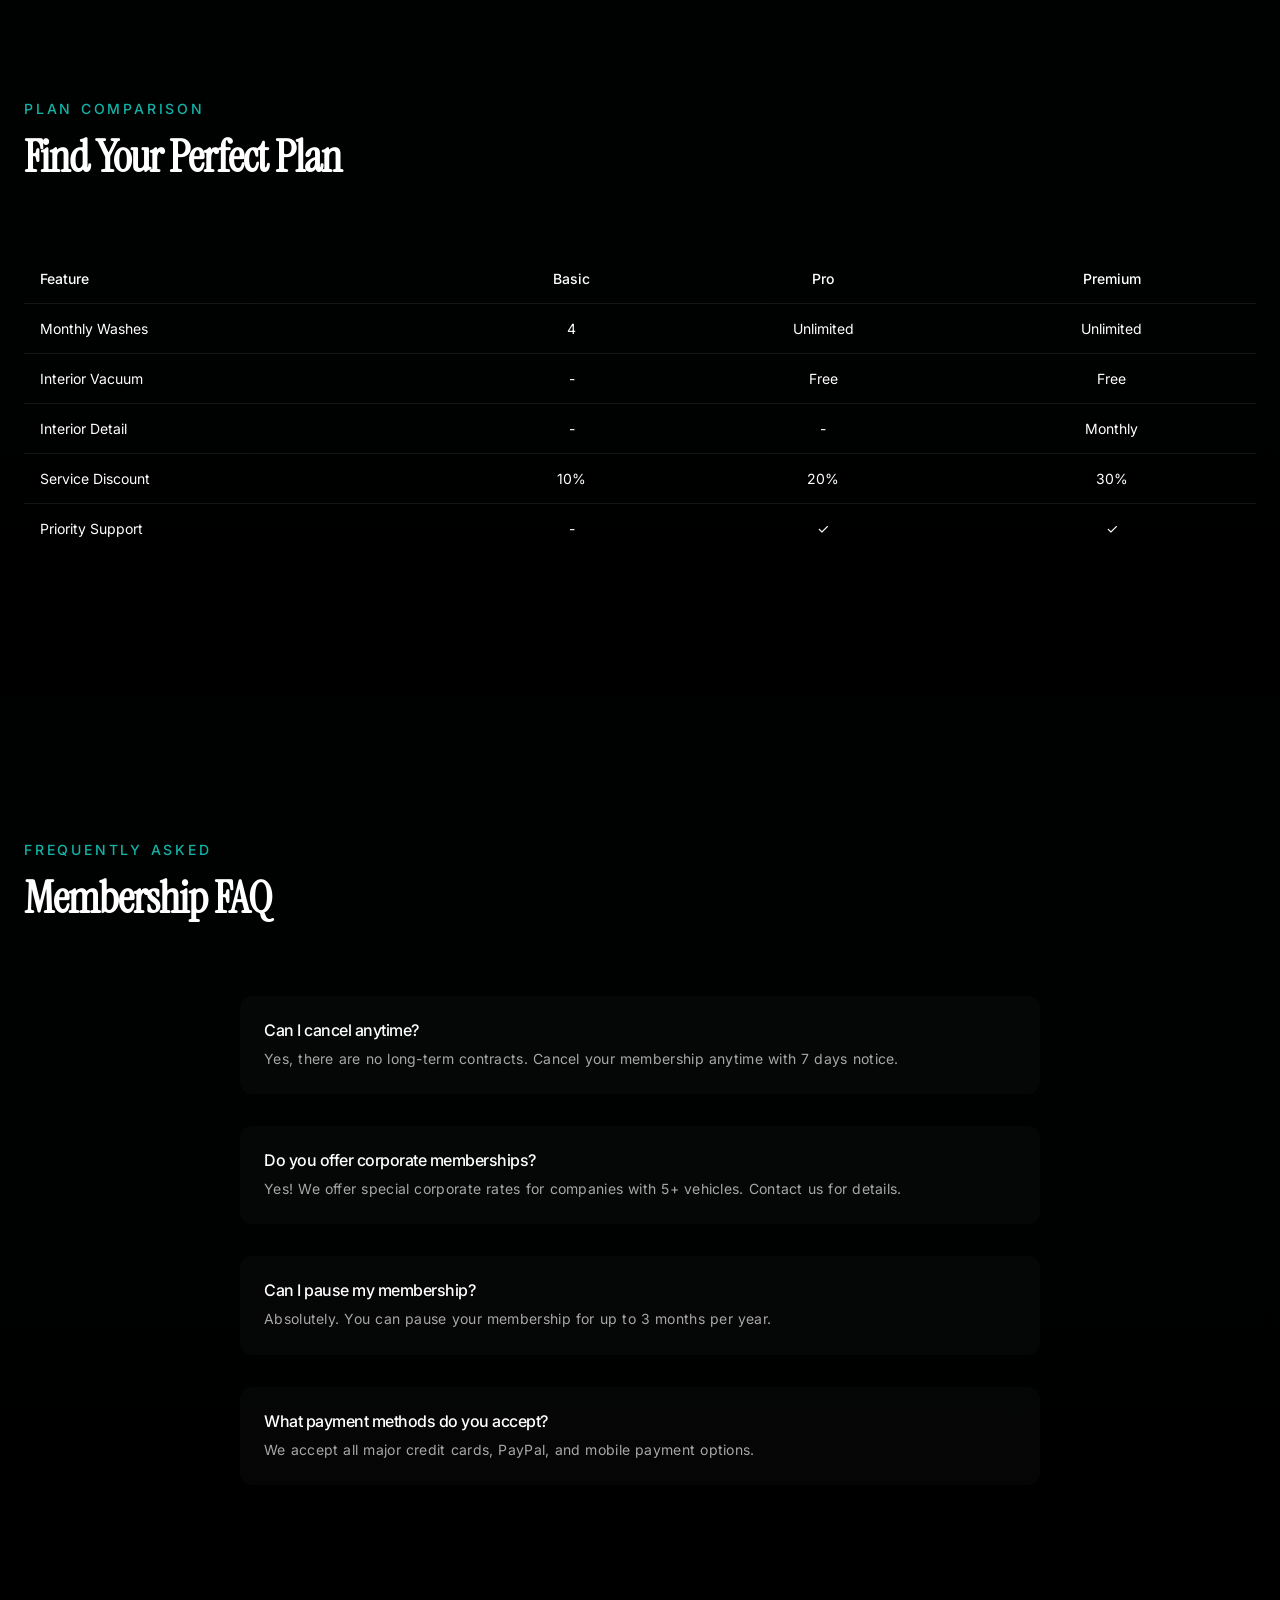
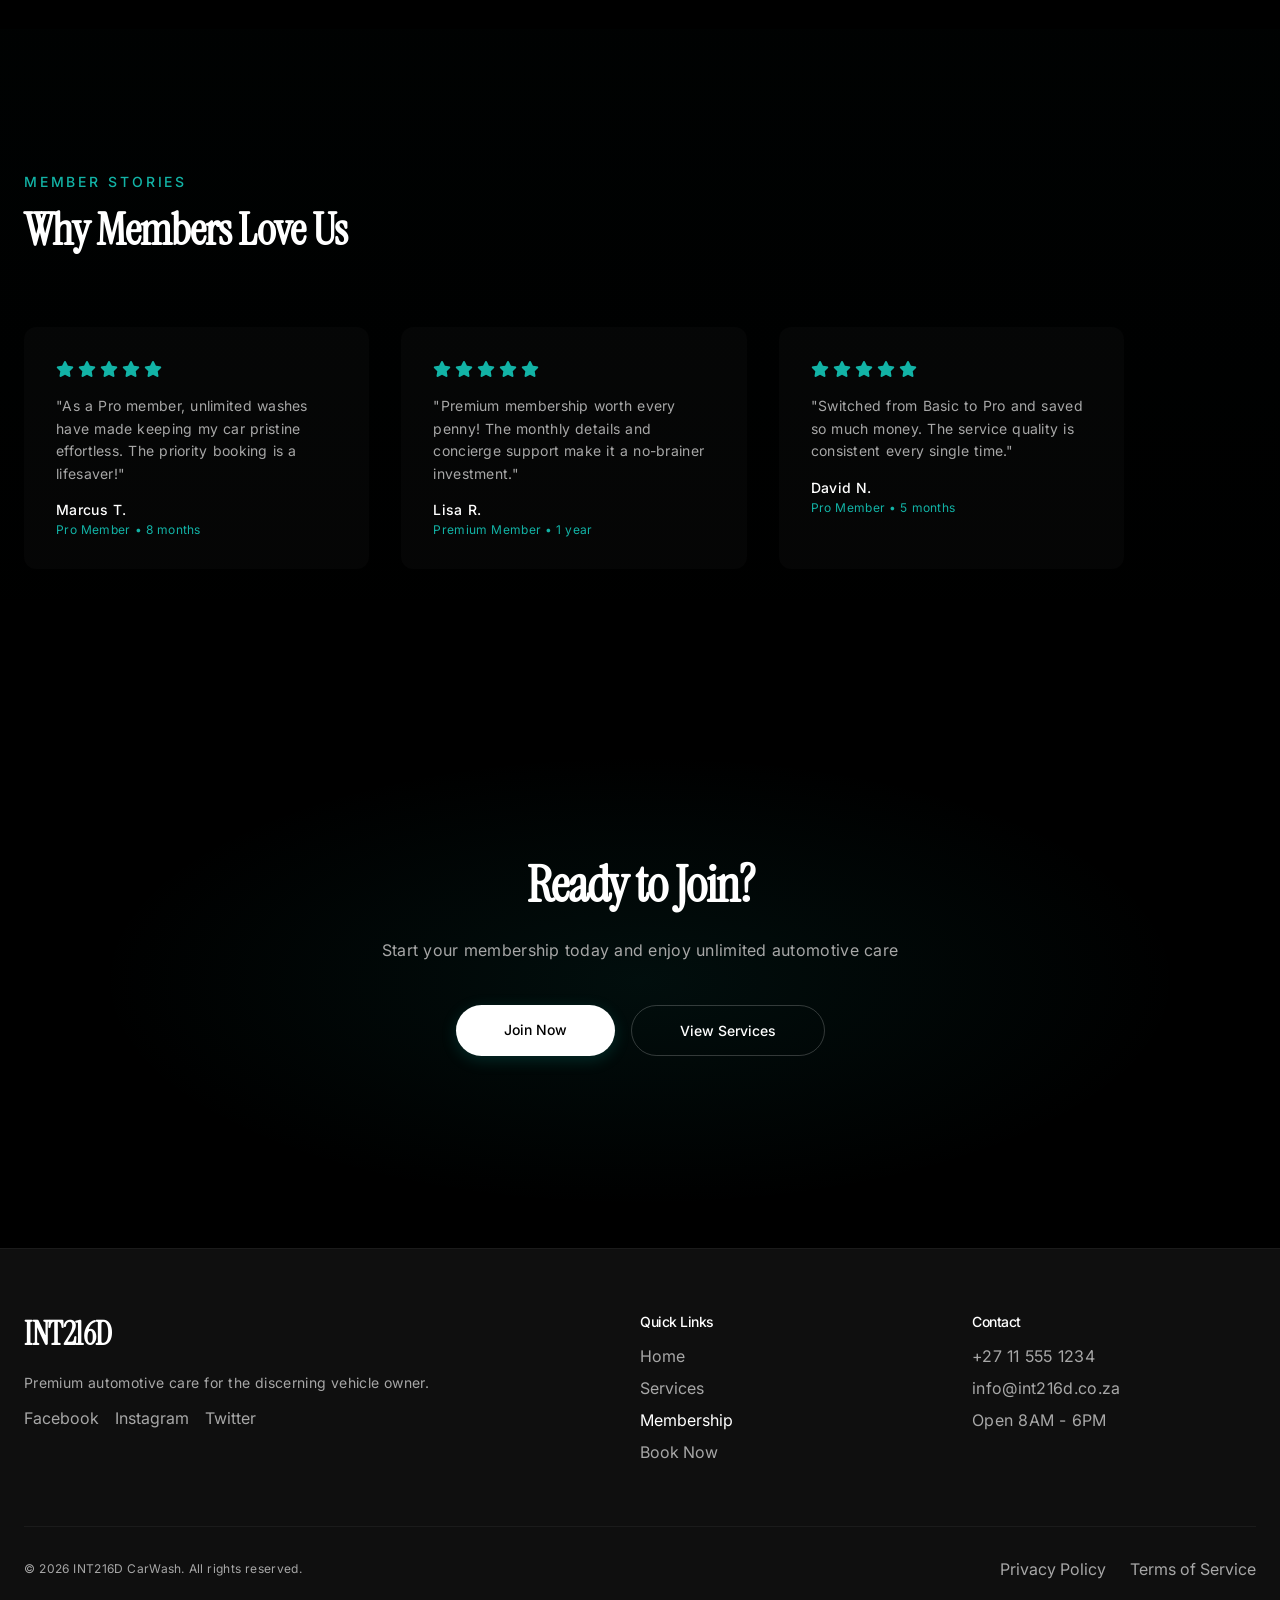
<file: app/membership.html>
<!doctype html>
<html lang="en">
  <head>
    <meta charset="UTF-8" />
    <meta name="viewport" content="width=device-width, initial-scale=1.0" />
    <title>Membership - INT216D CarWash</title>
    <link rel="icon" type="image/png" href="./public/images/logo.png" />
    <link rel="preconnect" href="https://fonts.googleapis.com" />
    <link rel="preconnect" href="https://fonts.gstatic.com" crossorigin />
    <link href="https://fonts.googleapis.com/css2?family=Instrument+Serif&family=Inter:wght@400;500;600&display=swap" rel="stylesheet" />
    <link rel="stylesheet" href="https://cdnjs.cloudflare.com/ajax/libs/font-awesome/6.5.2/css/all.min.css" integrity="sha512-SnH5WK+bZxgPHs44uWix+LLJAJ9/2PkPKZ5QiAj6Ta86w+fsb2TkR4j8U8U19+9F3R8v+0I4lQ5f6LQxK/5h2g==" crossorigin="anonymous" referrerpolicy="no-referrer" />
    <link rel="stylesheet" href="./styles.css" />
  </head>
  <body>
    <div class="site-shell">
      <nav id="main-nav" class="nav-pill">
        <a href="./index.html" class="brand">INT216D</a>
        <button
          id="menu-toggle-btn"
          class="menu-toggle-btn"
          type="button"
          aria-expanded="false"
          aria-controls="main-nav-links"
          aria-label="Open menu"
        >
          Menu
        </button>
        <div class="nav-links" id="main-nav-links">
          <a href="./index.html#services" class="nav-link">Services</a>
          <a href="./membership.html" class="nav-link nav-featured">Membership</a>
          <a href="./index.html#addons" class="nav-link">Pricing</a>
        </div>
        <button id="theme-toggle-btn" class="theme-toggle-btn" type="button" aria-label="Toggle light mode">
          Light
        </button>
        <a href="./login.html" id="login-btn" class="pill-btn login-btn">Login</a>
      </nav>

      <section id="hero" class="hero-section">
        <div id="hero-three" class="hero-bg"></div>
        <div class="hero-content">
          <div id="hero-title" class="hero-title">
            <div class="line-wrap"><h1 class="hero-line">Exclusive</h1></div>
            <div class="line-wrap"><h1 class="hero-line accent">Membership</h1></div>
            <div class="line-wrap"><h1 class="hero-line">Plans</h1></div>
          </div>
          <p id="hero-subtitle" class="hero-subtitle">Unlimited access to premium automotive care</p>
          <a id="hero-cta" href="#membership-plans" class="hero-cta">View Plans</a>
        </div>
      </section>

      <section id="membership-intro" class="section" style="background: linear-gradient(180deg, rgba(18, 179, 166, 0.01) 0%, transparent 100%);">
        <div class="container">
          <div class="section-header">
            <p class="eyebrow">Member Benefits</p>
            <h2>Why Join Our Community</h2>
          </div>

          <div class="benefits-grid">
            <div class="benefit-item">
              <h3>Unlimited Washes</h3>
              <p>Wash your car as often as you want with unlimited monthly visits</p>
            </div>
            <div class="benefit-item">
              <h3>Priority Scheduling</h3>
              <p>Book your preferred time slot before non-members</p>
            </div>
            <div class="benefit-item">
              <h3>Exclusive Discounts</h3>
              <p>Special rates on premium services and add-ons</p>
            </div>
            <div class="benefit-item">
              <h3>VIP Support</h3>
              <p>Dedicated customer service and premium experience</p>
            </div>
            <div class="benefit-item">
              <h3>Member Events</h3>
              <p>Exclusive access to special events and promotions</p>
            </div>
            <div class="benefit-item">
              <h3>Rewards Program</h3>
              <p>Earn points with every service and redeem for rewards</p>
            </div>
          </div>
        </div>
      </section>

      <section id="membership-plans" class="section membership-section">
        <canvas id="beam-canvas" class="beam-canvas"></canvas>
        <div class="container membership-content">
          <div class="section-header" style="text-align: center; margin-bottom: 48px;">
            <p class="eyebrow">Pricing Plans</p>
            <h2>Choose Your Level</h2>
          </div>

          <div style="max-width: 920px; margin: 0 auto 28px; background: var(--panel); border: 1px solid var(--panel-border); border-radius: 16px; padding: 24px; text-align: center;">
            <h3 style="margin: 0 0 8px; font-size: 18px; font-weight: 600;">Demo Payment</h3>
            <p style="margin: 0; color: var(--metallic); font-size: 13px;">Click any <strong>Join</strong> button below — you'll be taken to our demo checkout to confirm. No real payment required.</p>
          </div>

          <div style="max-width: 920px; margin: 0 auto 20px; background: var(--panel); border: 1px solid var(--panel-border); border-radius: 16px; padding: 24px;">
            <h3 style="margin: 0 0 12px; font-size: 18px; font-weight: 600;">Current Membership</h3>
            <div id="membership-current-summary" style="display: grid; grid-template-columns: repeat(auto-fit, minmax(180px, 1fr)); gap: 12px;"></div>
            <p id="membership-current-status" style="margin: 10px 0 0; color: var(--metallic); font-size: 13px;"></p>
          </div>

          <div id="membership-plans-grid" style="display: grid; grid-template-columns: repeat(auto-fit, minmax(320px, 1fr)); gap: 32px; max-width: 1200px; margin: 0 auto;">
            <!-- Basic Plan -->
            <div class="membership-card">
              <h3 class="card-title">Basic</h3>
              <p class="card-desc">Perfect for occasional wash needs</p>
              <div class="price-row">
                <div class="price-main">R499</div>
                <div class="price-month">/month</div>
              </div>
              <ul class="feature-list">
                <li class="feature-item">
                  <div class="feature-dot"></div>
                  <span>4 washes per month</span>
                </li>
                <li class="feature-item">
                  <div class="feature-dot"></div>
                  <span>Standard wash package</span>
                </li>
                <li class="feature-item">
                  <div class="feature-dot"></div>
                  <span>Member pricing on extras</span>
                </li>
              </ul>
              <button type="button" class="pill-btn join-btn" data-plan-fallback-index="0">Get Started</button>
            </div>

            <!-- Pro Plan -->
            <div class="membership-card" style="border: 1px solid var(--accent); box-shadow: 0 12px 40px rgba(18, 179, 166, 0.15);">
              <p style="position: absolute; top: -12px; left: 50%; transform: translateX(-50%); background: var(--accent); color: var(--surface-strong-text); padding: 4px 16px; border-radius: 100px; font-size: 12px; font-weight: 600;">MOST POPULAR</p>
              <h3 class="card-title">Pro</h3>
              <p class="card-desc">Our most popular membership option</p>
              <div class="price-row">
                <div class="price-main">R999</div>
                <div class="price-month">/month</div>
              </div>
              <ul class="feature-list">
                <li class="feature-item">
                  <div class="feature-dot"></div>
                  <span>Unlimited washes</span>
                </li>
                <li class="feature-item">
                  <div class="feature-dot"></div>
                  <span>Priority scheduling</span>
                </li>
                <li class="feature-item">
                  <div class="feature-dot"></div>
                  <span>Free interior vacuum</span>
                </li>
                <li class="feature-item">
                  <div class="feature-dot"></div>
                  <span>20% discount on services</span>
                </li>
              </ul>
              <button type="button" class="pill-btn join-btn" data-plan-fallback-index="1">Join Pro</button>
            </div>

            <!-- Premium Plan -->
            <div class="membership-card">
              <h3 class="card-title">Premium</h3>
              <p class="card-desc">The ultimate automotive care experience</p>
              <div class="price-row">
                <div class="price-main">R1,599</div>
                <div class="price-month">/month</div>
              </div>
              <ul class="feature-list">
                <li class="feature-item">
                  <div class="feature-dot"></div>
                  <span>Everything in Pro</span>
                </li>
                <li class="feature-item">
                  <div class="feature-dot"></div>
                  <span>Monthly interior detail</span>
                </li>
                <li class="feature-item">
                  <div class="feature-dot"></div>
                  <span>Quarterly ceramic refresh</span>
                </li>
                <li class="feature-item">
                  <div class="feature-dot"></div>
                  <span>30% discount on all services</span>
                </li>
                <li class="feature-item">
                  <div class="feature-dot"></div>
                  <span>VIP concierge support</span>
                </li>
              </ul>
              <button type="button" class="pill-btn join-btn" data-plan-fallback-index="2">Get Premium</button>
            </div>
          </div>
          <p id="membership-sync-status" style="text-align:center;margin:18px 0 0;color:var(--metallic);font-size:13px;"></p>

          <div style="max-width: 920px; margin: 24px auto 0; background: var(--panel); border: 1px solid var(--panel-border); border-radius: 16px; padding: 24px;">
            <h3 style="margin: 0 0 16px; font-size: 18px; font-weight: 600;">Manage Membership</h3>

            <div style="display: grid; grid-template-columns: 2fr 1fr 1fr; gap: 12px; align-items: end;">
              <div>
                <label for="membership-upgrade-plan" style="display: block; margin-bottom: 8px; font-size: 14px; font-weight: 500;">Upgrade To Plan</label>
                <select id="membership-upgrade-plan" style="width: 100%; padding: 12px 16px; background: transparent; border: 1px solid var(--panel-border); border-radius: 8px; color: var(--ink); font-size: 14px; font-family: Inter, sans-serif;">
                  <option value="">Loading active plans...</option>
                </select>
              </div>
              <button id="membership-renew-btn" type="button" class="pill-btn btn-outline" style="height: 44px;">Renew</button>
              <button id="membership-upgrade-btn" type="button" class="pill-btn btn-primary" style="height: 44px;">Upgrade</button>
            </div>

            <p id="membership-manage-status" style="margin: 12px 0 0; color: var(--metallic); font-size: 13px;"></p>
          </div>
        </div>
      </section>

      <section id="comparison" class="section" style="background: linear-gradient(180deg, rgba(18, 179, 166, 0.01) 0%, transparent 100%);">
        <div class="container">
          <div class="section-header">
            <p class="eyebrow">Plan Comparison</p>
            <h2>Find Your Perfect Plan</h2>
          </div>

          <div style="overflow-x: auto;">
            <table style="width: 100%; border-collapse: collapse; font-size: 14px;">
              <thead>
                <tr style="border-bottom: 1px solid var(--line-divider);">
                  <th style="text-align: left; padding: 16px; font-weight: 500;">Feature</th>
                  <th style="text-align: center; padding: 16px; font-weight: 500;">Basic</th>
                  <th style="text-align: center; padding: 16px; font-weight: 500;">Pro</th>
                  <th style="text-align: center; padding: 16px; font-weight: 500;">Premium</th>
                </tr>
              </thead>
              <tbody>
                <tr style="border-bottom: 1px solid var(--line-divider);">
                  <td style="padding: 16px;">Monthly Washes</td>
                  <td style="text-align: center; padding: 16px;">4</td>
                  <td style="text-align: center; padding: 16px;">Unlimited</td>
                  <td style="text-align: center; padding: 16px;">Unlimited</td>
                </tr>
                <tr style="border-bottom: 1px solid var(--line-divider);">
                  <td style="padding: 16px;">Interior Vacuum</td>
                  <td style="text-align: center; padding: 16px;">-</td>
                  <td style="text-align: center; padding: 16px;">Free</td>
                  <td style="text-align: center; padding: 16px;">Free</td>
                </tr>
                <tr style="border-bottom: 1px solid var(--line-divider);">
                  <td style="padding: 16px;">Interior Detail</td>
                  <td style="text-align: center; padding: 16px;">-</td>
                  <td style="text-align: center; padding: 16px;">-</td>
                  <td style="text-align: center; padding: 16px;">Monthly</td>
                </tr>
                <tr style="border-bottom: 1px solid var(--line-divider);">
                  <td style="padding: 16px;">Service Discount</td>
                  <td style="text-align: center; padding: 16px;">10%</td>
                  <td style="text-align: center; padding: 16px;">20%</td>
                  <td style="text-align: center; padding: 16px;">30%</td>
                </tr>
                <tr>
                  <td style="padding: 16px;">Priority Support</td>
                  <td style="text-align: center; padding: 16px;">-</td>
                  <td style="text-align: center; padding: 16px;">✓</td>
                  <td style="text-align: center; padding: 16px;">✓</td>
                </tr>
              </tbody>
            </table>
          </div>
        </div>
      </section>

      <section id="faq" class="section" style="background: linear-gradient(180deg, rgba(18, 179, 166, 0.01) 0%, transparent 100%);">
        <div class="container">
          <div class="section-header">
            <p class="eyebrow">Frequently Asked</p>
            <h2>Membership FAQ</h2>
          </div>

          <div style="max-width: 800px; margin: 0 auto;">
            <div style="margin-bottom: 32px; padding: 24px; background: var(--panel); border-radius: 12px;">
              <h3 style="margin: 0 0 8px; font-size: 16px; font-weight: 500;">Can I cancel anytime?</h3>
              <p style="margin: 0; color: var(--metallic); font-size: 14px; line-height: 1.6;">Yes, there are no long-term contracts. Cancel your membership anytime with 7 days notice.</p>
            </div>

            <div style="margin-bottom: 32px; padding: 24px; background: var(--panel); border-radius: 12px;">
              <h3 style="margin: 0 0 8px; font-size: 16px; font-weight: 500;">Do you offer corporate memberships?</h3>
              <p style="margin: 0; color: var(--metallic); font-size: 14px; line-height: 1.6;">Yes! We offer special corporate rates for companies with 5+ vehicles. Contact us for details.</p>
            </div>

            <div style="margin-bottom: 32px; padding: 24px; background: var(--panel); border-radius: 12px;">
              <h3 style="margin: 0 0 8px; font-size: 16px; font-weight: 500;">Can I pause my membership?</h3>
              <p style="margin: 0; color: var(--metallic); font-size: 14px; line-height: 1.6;">Absolutely. You can pause your membership for up to 3 months per year.</p>
            </div>

            <div style="padding: 24px; background: var(--panel); border-radius: 12px;">
              <h3 style="margin: 0 0 8px; font-size: 16px; font-weight: 500;">What payment methods do you accept?</h3>
              <p style="margin: 0; color: var(--metallic); font-size: 14px; line-height: 1.6;">We accept all major credit cards, PayPal, and mobile payment options.</p>
            </div>
          </div>
        </div>
      </section>

      <section id="testimonials" class="section" style="background: linear-gradient(180deg, rgba(18, 179, 166, 0.01) 0%, transparent 100%);">
        <div class="container">
          <div class="section-header">
            <p class="eyebrow">Member Stories</p>
            <h2>Why Members Love Us</h2>
          </div>

          <div style="display: grid; grid-template-columns: repeat(auto-fit, minmax(300px, 1fr)); gap: 32px; max-width: 1100px;">
            <div style="background: var(--panel); padding: 32px; border-radius: 12px;">
              <div style="display: flex; gap: 4px; margin-bottom: 16px;">
                <span style="color: var(--accent);"><i class="fa-solid fa-star" aria-hidden="true"></i></span>
                <span style="color: var(--accent);"><i class="fa-solid fa-star" aria-hidden="true"></i></span>
                <span style="color: var(--accent);"><i class="fa-solid fa-star" aria-hidden="true"></i></span>
                <span style="color: var(--accent);"><i class="fa-solid fa-star" aria-hidden="true"></i></span>
                <span style="color: var(--accent);"><i class="fa-solid fa-star" aria-hidden="true"></i></span>
              </div>
              <p style="margin: 0 0 16px; color: var(--metallic); font-size: 14px; line-height: 1.6;">
                "As a Pro member, unlimited washes have made keeping my car pristine effortless. The priority booking is a lifesaver!"
              </p>
              <p style="margin: 0; font-size: 14px; font-weight: 500;">Marcus T.</p>
              <p style="margin: 4px 0 0; color: var(--accent); font-size: 12px;">Pro Member • 8 months</p>
            </div>

            <div style="background: var(--panel); padding: 32px; border-radius: 12px;">
              <div style="display: flex; gap: 4px; margin-bottom: 16px;">
                <span style="color: var(--accent);"><i class="fa-solid fa-star" aria-hidden="true"></i></span>
                <span style="color: var(--accent);"><i class="fa-solid fa-star" aria-hidden="true"></i></span>
                <span style="color: var(--accent);"><i class="fa-solid fa-star" aria-hidden="true"></i></span>
                <span style="color: var(--accent);"><i class="fa-solid fa-star" aria-hidden="true"></i></span>
                <span style="color: var(--accent);"><i class="fa-solid fa-star" aria-hidden="true"></i></span>
              </div>
              <p style="margin: 0 0 16px; color: var(--metallic); font-size: 14px; line-height: 1.6;">
                "Premium membership worth every penny! The monthly details and concierge support make it a no-brainer investment."
              </p>
              <p style="margin: 0; font-size: 14px; font-weight: 500;">Lisa R.</p>
              <p style="margin: 4px 0 0; color: var(--accent); font-size: 12px;">Premium Member • 1 year</p>
            </div>

            <div style="background: var(--panel); padding: 32px; border-radius: 12px;">
              <div style="display: flex; gap: 4px; margin-bottom: 16px;">
                <span style="color: var(--accent);"><i class="fa-solid fa-star" aria-hidden="true"></i></span>
                <span style="color: var(--accent);"><i class="fa-solid fa-star" aria-hidden="true"></i></span>
                <span style="color: var(--accent);"><i class="fa-solid fa-star" aria-hidden="true"></i></span>
                <span style="color: var(--accent);"><i class="fa-solid fa-star" aria-hidden="true"></i></span>
                <span style="color: var(--accent);"><i class="fa-solid fa-star" aria-hidden="true"></i></span>
              </div>
              <p style="margin: 0 0 16px; color: var(--metallic); font-size: 14px; line-height: 1.6;">
                "Switched from Basic to Pro and saved so much money. The service quality is consistent every single time."
              </p>
              <p style="margin: 0; font-size: 14px; font-weight: 500;">David N.</p>
              <p style="margin: 4px 0 0; color: var(--accent); font-size: 12px;">Pro Member • 5 months</p>
            </div>
          </div>
        </div>
      </section>

      <section id="cta" class="section booking-section">
        <div class="booking-gradient"></div>
        <div class="container booking-content">
          <h2>Ready to Join?</h2>
          <p class="desc">Start your membership today and enjoy unlimited automotive care</p>
          <div class="booking-btn-row">
            <a href="#membership-plans" class="pill-btn btn-primary">Join Now</a>
            <a href="./services.html" class="pill-btn btn-outline">View Services</a>
          </div>
        </div>
      </section>

      <section id="footer" class="footer-section">
        <div class="iridescent-wrap">
          <canvas id="iridescent-canvas"></canvas>
        </div>
        <div class="container footer-content">
          <div class="footer-grid">
            <div class="footer-col wide">
              <h3 class="footer-brand">INT216D</h3>
              <p class="footer-blurb">Premium automotive care for the discerning vehicle owner.</p>
              <div class="inline-links">
                <a href="#" class="footer-link">Facebook</a>
                <a href="#" class="footer-link">Instagram</a>
                <a href="#" class="footer-link">Twitter</a>
              </div>
            </div>
            <div class="footer-col">
              <h4 class="footer-col-title">Quick Links</h4>
              <div class="footer-col-list">
                <a href="./index.html" class="footer-text-link">Home</a>
                <a href="./services.html" class="footer-text-link">Services</a>
                <a href="./membership.html" class="footer-text-link is-active">Membership</a>
                <a href="./book-bay-wash.html" class="footer-text-link">Book Now</a>
              </div>
            </div>
            <div class="footer-col">
              <h4 class="footer-col-title">Contact</h4>
              <div class="footer-col-list">
                <p class="footer-link" style="cursor: default; margin: 0;">+27 11 555 1234</p>
                <p class="footer-link" style="cursor: default; margin: 0;">info@int216d.co.za</p>
                <p class="footer-link" style="cursor: default; margin: 0;">Open 8AM - 6PM</p>
              </div>
            </div>
          </div>
          <div class="footer-bottom">
            <p class="footer-copy">&copy; 2024 INT216D CarWash. All rights reserved.</p>
            <div class="footer-bottom-links">
              <a href="#" class="footer-text-link">Privacy Policy</a>
              <a href="#" class="footer-text-link">Terms of Service</a>
            </div>
          </div>
        </div>
      </section>
    </div>

    <script type="module" src="./script-pages.js"></script>
  </body>
</html>
</file>
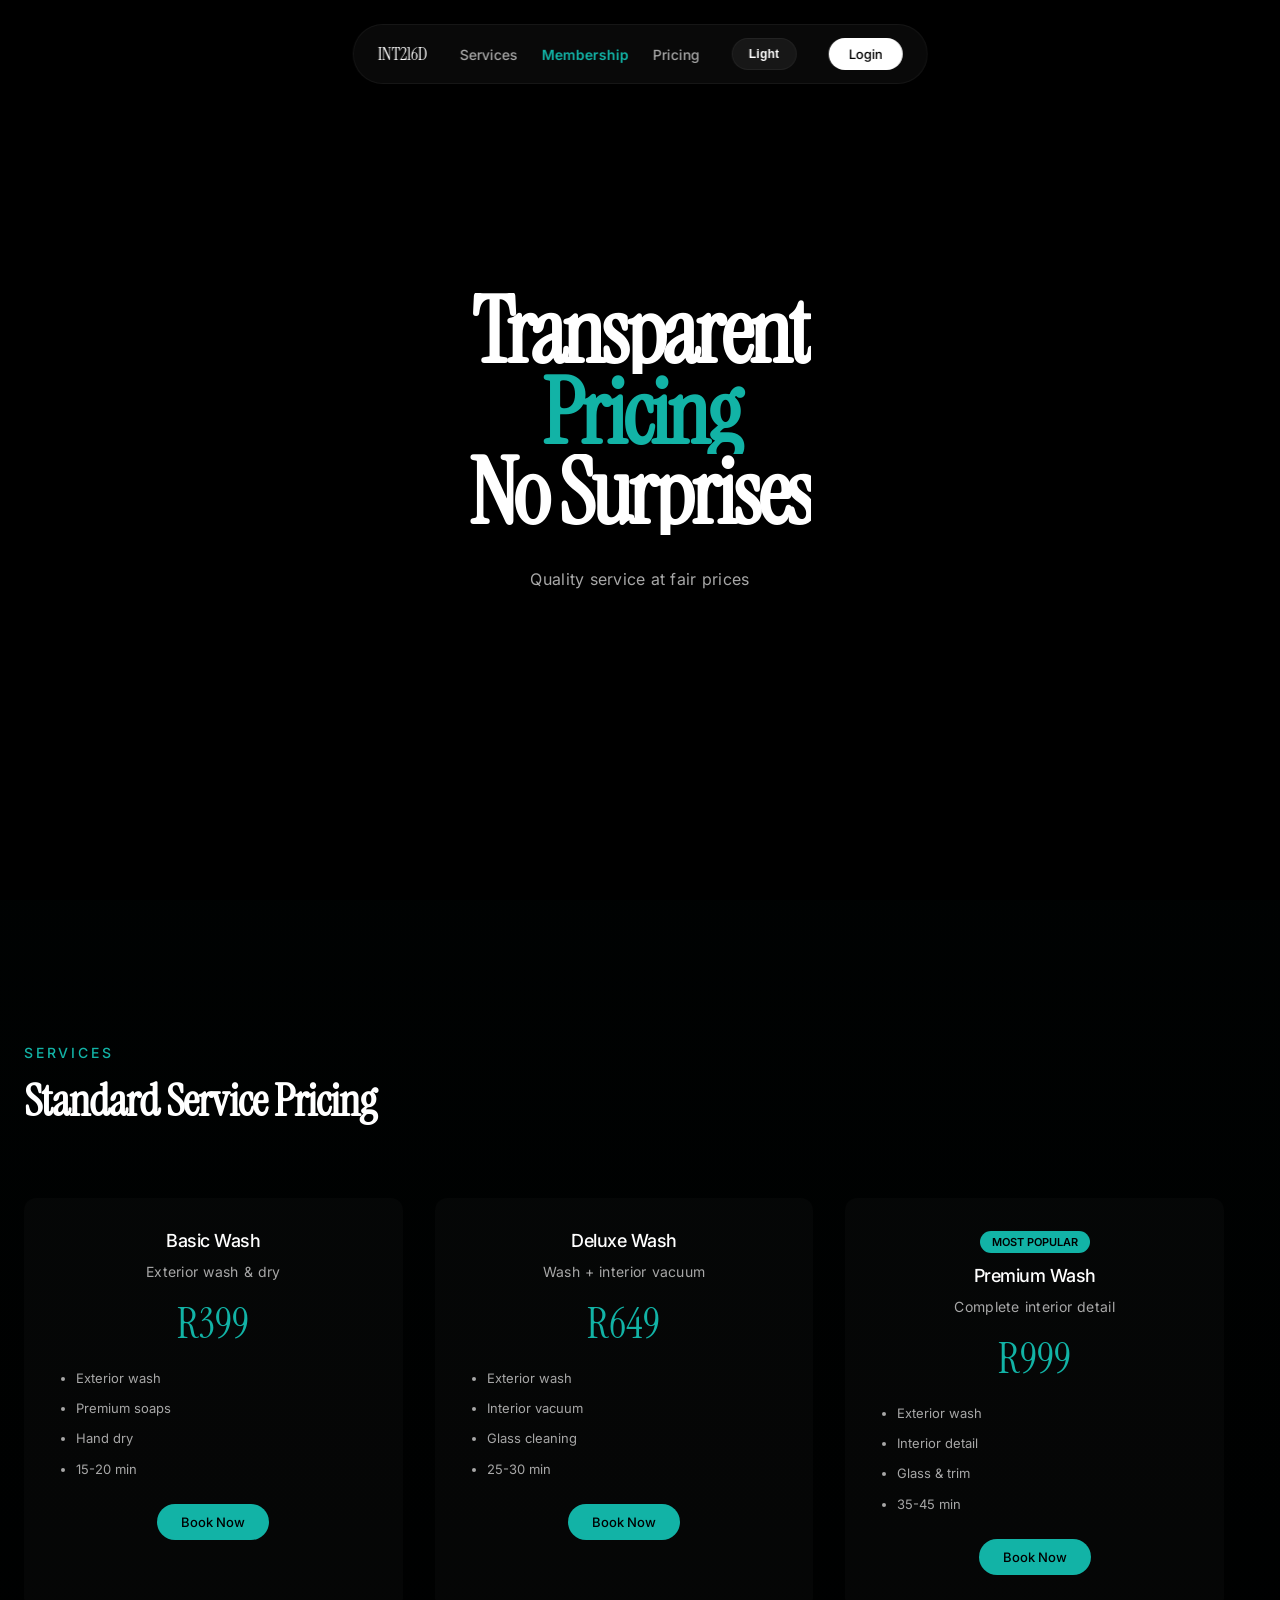
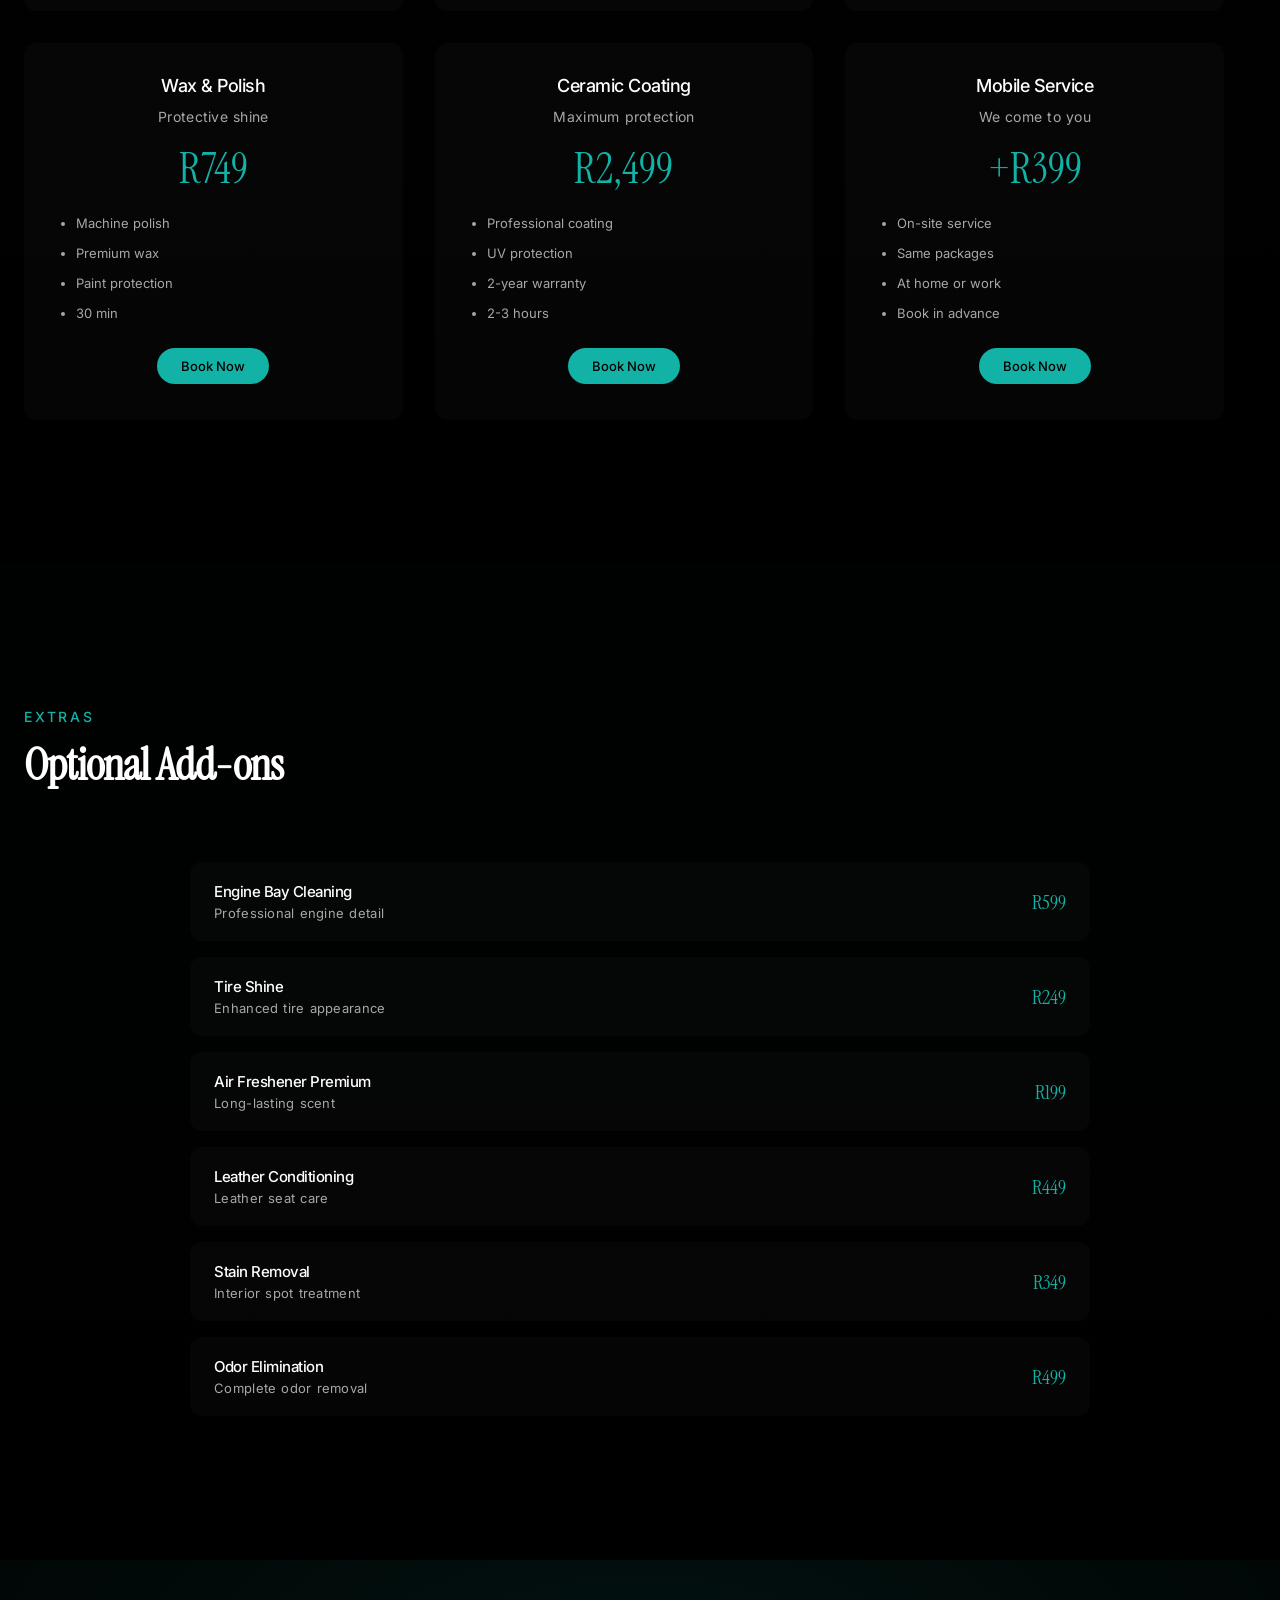
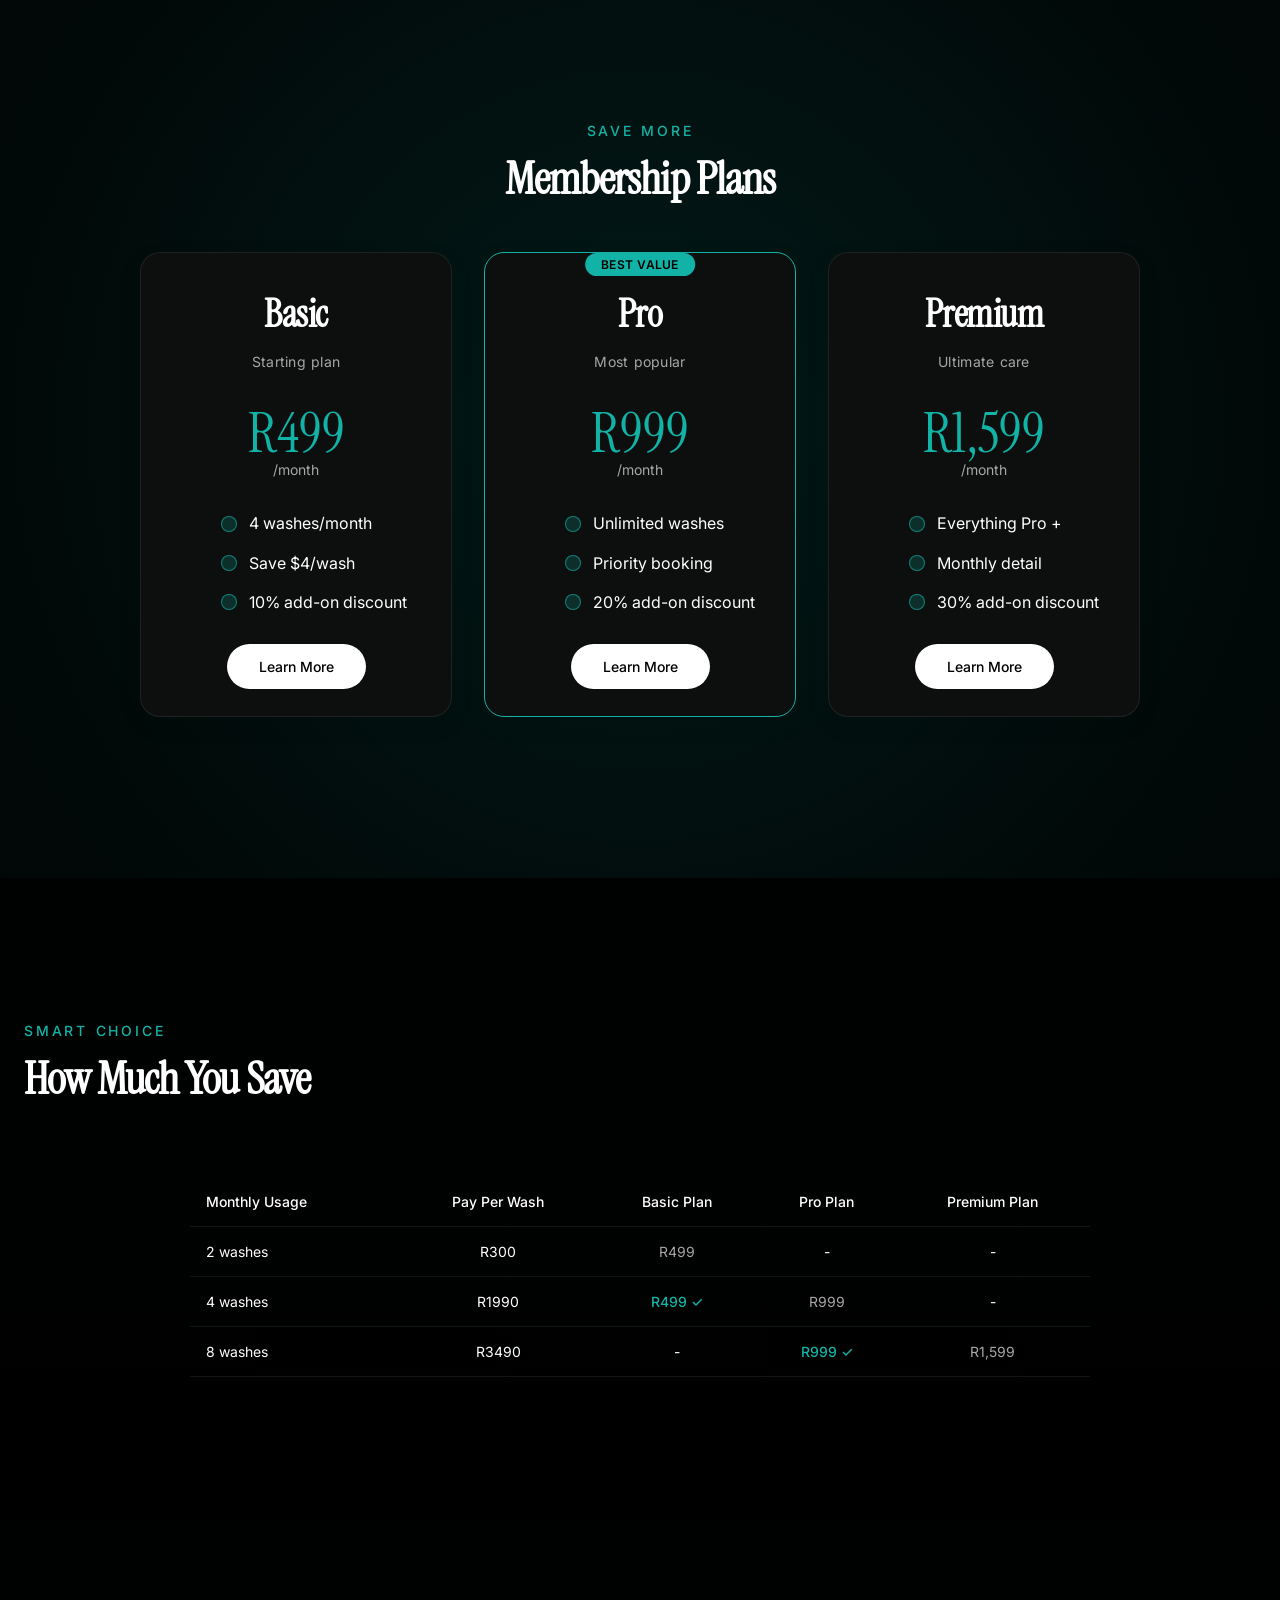
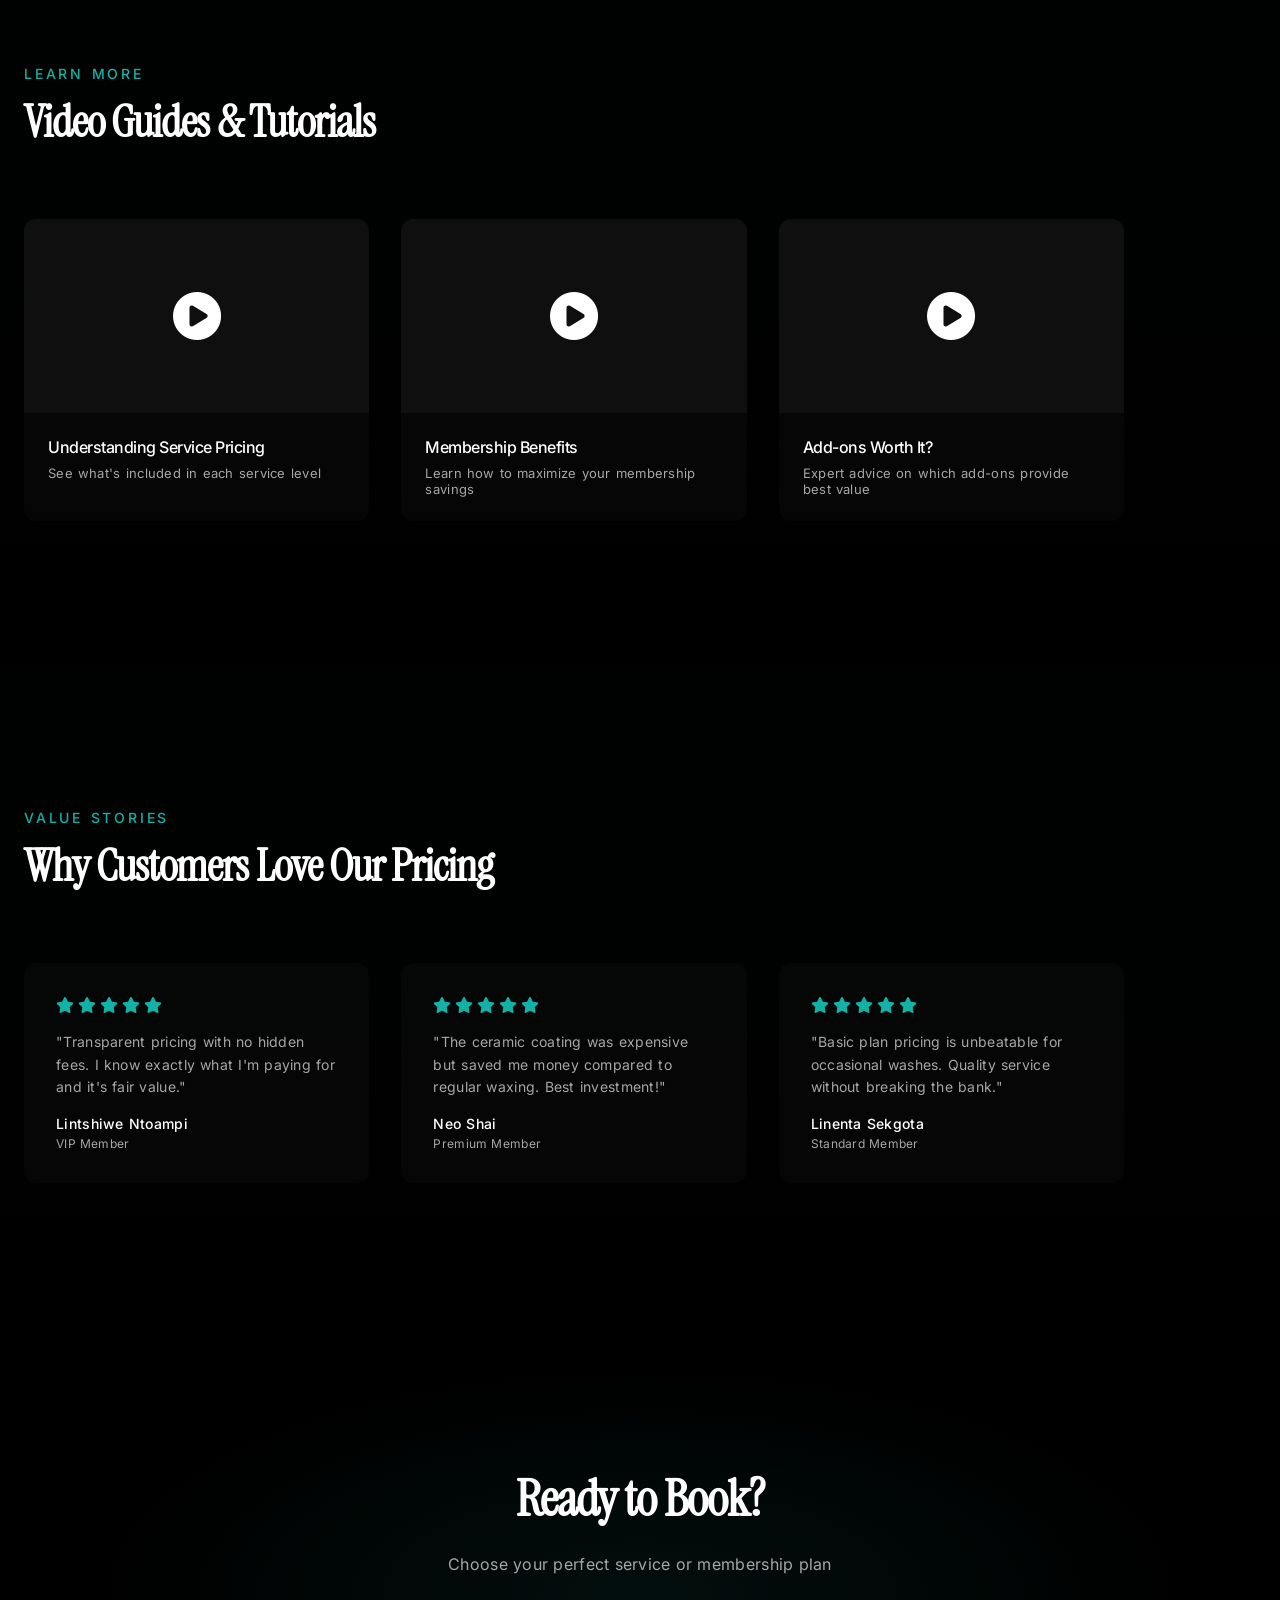
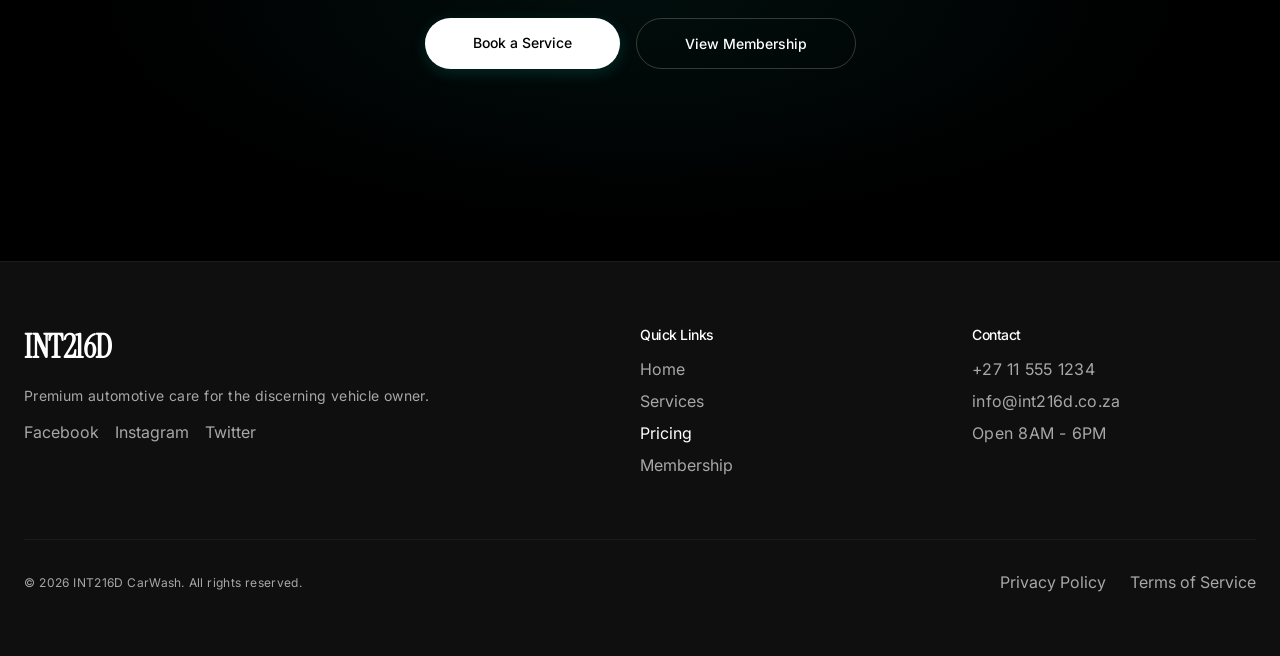
<file: app/pricing.html>
<!doctype html>
<html lang="en">
  <head>
    <meta charset="UTF-8" />
    <meta name="viewport" content="width=device-width, initial-scale=1.0" />
    <title>Pricing - INT216D CarWash</title>
    <link rel="icon" type="image/png" href="./public/images/logo.png" />
    <link rel="preconnect" href="https://fonts.googleapis.com" />
    <link rel="preconnect" href="https://fonts.gstatic.com" crossorigin />
    <link href="https://fonts.googleapis.com/css2?family=Instrument+Serif&family=Inter:wght@400;500;600&display=swap" rel="stylesheet" />
    <link rel="stylesheet" href="https://cdnjs.cloudflare.com/ajax/libs/font-awesome/6.5.2/css/all.min.css" integrity="sha512-SnH5WK+bZxgPHs44uWix+LLJAJ9/2PkPKZ5QiAj6Ta86w+fsb2TkR4j8U8U19+9F3R8v+0I4lQ5f6LQxK/5h2g==" crossorigin="anonymous" referrerpolicy="no-referrer" />
    <link rel="stylesheet" href="./styles.css" />
  </head>
  <body>
    <div class="site-shell">
      <nav id="main-nav" class="nav-pill">
        <a href="./index.html" class="brand">INT216D</a>
        <button
          id="menu-toggle-btn"
          class="menu-toggle-btn"
          type="button"
          aria-expanded="false"
          aria-controls="main-nav-links"
          aria-label="Open menu"
        >
          Menu
        </button>
        <div class="nav-links" id="main-nav-links">
          <a href="./index.html#services" class="nav-link">Services</a>
          <a href="./membership.html" class="nav-link nav-featured">Membership</a>
          <a href="./pricing.html" class="nav-link">Pricing</a>
        </div>
        <button id="theme-toggle-btn" class="theme-toggle-btn" type="button" aria-label="Toggle light mode">
          Light
        </button>
        <a href="./login.html" id="login-btn" class="pill-btn login-btn">Login</a>
      </nav>

      <section id="hero" class="hero-section">
        <div id="hero-three" class="hero-bg"></div>
        <div class="hero-content">
          <div id="hero-title" class="hero-title">
            <div class="line-wrap"><h1 class="hero-line">Transparent</h1></div>
            <div class="line-wrap"><h1 class="hero-line accent">Pricing</h1></div>
            <div class="line-wrap"><h1 class="hero-line">No Surprises</h1></div>
          </div>
          <p id="hero-subtitle" class="hero-subtitle">Quality service at fair prices</p>
        </div>
      </section>

      <section id="standard-services" class="section" style="background: linear-gradient(180deg, rgba(18, 179, 166, 0.01) 0%, transparent 100%);">
        <div class="container">
          <div class="section-header">
            <p class="eyebrow">Services</p>
            <h2>Standard Service Pricing</h2>
          </div>

          <div style="display: grid; grid-template-columns: repeat(auto-fit, minmax(280px, 1fr)); gap: 32px; max-width: 1200px;">
            <!-- Basic Wash -->
            <div style="background: var(--panel); padding: 32px; border-radius: 12px; text-align: center;">
              <h3 style="margin: 0 0 12px; font-size: 18px; font-weight: 500;">Basic Wash</h3>
              <p style="margin: 0 0 16px; color: var(--metallic); font-size: 14px;">Exterior wash & dry</p>
              <div style="font-family: 'Instrument Serif', serif; font-size: 42px; color: var(--accent); margin-bottom: 16px; font-weight: 500;">R399</div>
              <ul style="margin: 0 0 24px; padding-left: 20px; color: var(--metallic); font-size: 13px; text-align: left; line-height: 1.8;">
                <li>Exterior wash</li>
                <li>Premium soaps</li>
                <li>Hand dry</li>
                <li>15-20 min</li>
              </ul>
              <a href="./book-bay-wash.html" class="pill-btn" style="display: inline-block; padding: 10px 24px; background: var(--accent); color: var(--surface-strong-text); font-size: 13px; font-weight: 500; border-radius: 100px; text-decoration: none;">Book Now</a>
            </div>

            <!-- Deluxe Wash -->
            <div style="background: var(--panel); padding: 32px; border-radius: 12px; text-align: center;">
              <h3 style="margin: 0 0 12px; font-size: 18px; font-weight: 500;">Deluxe Wash</h3>
              <p style="margin: 0 0 16px; color: var(--metallic); font-size: 14px;">Wash + interior vacuum</p>
              <div style="font-family: 'Instrument Serif', serif; font-size: 42px; color: var(--accent); margin-bottom: 16px; font-weight: 500;">R649</div>
              <ul style="margin: 0 0 24px; padding-left: 20px; color: var(--metallic); font-size: 13px; text-align: left; line-height: 1.8;">
                <li>Exterior wash</li>
                <li>Interior vacuum</li>
                <li>Glass cleaning</li>
                <li>25-30 min</li>
              </ul>
              <a href="./book-bay-wash.html" class="pill-btn" style="display: inline-block; padding: 10px 24px; background: var(--accent); color: var(--surface-strong-text); font-size: 13px; font-weight: 500; border-radius: 100px; text-decoration: none;">Book Now</a>
            </div>

            <!-- Premium Wash -->
            <div style="background: var(--panel); padding: 32px; border-radius: 12px; text-align: center;">
              <div style="background: var(--accent); color: var(--surface-strong-text); padding: 4px 12px; border-radius: 100px; font-size: 11px; font-weight: 600; display: inline-block; margin-bottom: 12px;">MOST POPULAR</div>
              <h3 style="margin: 0 0 12px; font-size: 18px; font-weight: 500;">Premium Wash</h3>
              <p style="margin: 0 0 16px; color: var(--metallic); font-size: 14px;">Complete interior detail</p>
              <div style="font-family: 'Instrument Serif', serif; font-size: 42px; color: var(--accent); margin-bottom: 16px; font-weight: 500;">R999</div>
              <ul style="margin: 0 0 24px; padding-left: 20px; color: var(--metallic); font-size: 13px; text-align: left; line-height: 1.8;">
                <li>Exterior wash</li>
                <li>Interior detail</li>
                <li>Glass & trim</li>
                <li>35-45 min</li>
              </ul>
              <a href="./book-bay-wash.html" class="pill-btn" style="display: inline-block; padding: 10px 24px; background: var(--accent); color: var(--surface-strong-text); font-size: 13px; font-weight: 500; border-radius: 100px; text-decoration: none;">Book Now</a>
            </div>

            <!-- Wax & Polish -->
            <div style="background: var(--panel); padding: 32px; border-radius: 12px; text-align: center;">
              <h3 style="margin: 0 0 12px; font-size: 18px; font-weight: 500;">Wax & Polish</h3>
              <p style="margin: 0 0 16px; color: var(--metallic); font-size: 14px;">Protective shine</p>
              <div style="font-family: 'Instrument Serif', serif; font-size: 42px; color: var(--accent); margin-bottom: 16px; font-weight: 500;">R749</div>
              <ul style="margin: 0 0 24px; padding-left: 20px; color: var(--metallic); font-size: 13px; text-align: left; line-height: 1.8;">
                <li>Machine polish</li>
                <li>Premium wax</li>
                <li>Paint protection</li>
                <li>30 min</li>
              </ul>
              <a href="./book-bay-wash.html" class="pill-btn" style="display: inline-block; padding: 10px 24px; background: var(--accent); color: var(--surface-strong-text); font-size: 13px; font-weight: 500; border-radius: 100px; text-decoration: none;">Book Now</a>
            </div>

            <!-- Ceramic Coating -->
            <div style="background: var(--panel); padding: 32px; border-radius: 12px; text-align: center;">
              <h3 style="margin: 0 0 12px; font-size: 18px; font-weight: 500;">Ceramic Coating</h3>
              <p style="margin: 0 0 16px; color: var(--metallic); font-size: 14px;">Maximum protection</p>
              <div style="font-family: 'Instrument Serif', serif; font-size: 42px; color: var(--accent); margin-bottom: 16px; font-weight: 500;">R2,499</div>
              <ul style="margin: 0 0 24px; padding-left: 20px; color: var(--metallic); font-size: 13px; text-align: left; line-height: 1.8;">
                <li>Professional coating</li>
                <li>UV protection</li>
                <li>2-year warranty</li>
                <li>2-3 hours</li>
              </ul>
              <a href="./book-bay-wash.html" class="pill-btn" style="display: inline-block; padding: 10px 24px; background: var(--accent); color: var(--surface-strong-text); font-size: 13px; font-weight: 500; border-radius: 100px; text-decoration: none;">Book Now</a>
            </div>

            <!-- Mobile Service -->
            <div style="background: var(--panel); padding: 32px; border-radius: 12px; text-align: center;">
              <h3 style="margin: 0 0 12px; font-size: 18px; font-weight: 500;">Mobile Service</h3>
              <p style="margin: 0 0 16px; color: var(--metallic); font-size: 14px;">We come to you</p>
              <div style="font-family: 'Instrument Serif', serif; font-size: 42px; color: var(--accent); margin-bottom: 16px; font-weight: 500;">+R399</div>
              <ul style="margin: 0 0 24px; padding-left: 20px; color: var(--metallic); font-size: 13px; text-align: left; line-height: 1.8;">
                <li>On-site service</li>
                <li>Same packages</li>
                <li>At home or work</li>
                <li>Book in advance</li>
              </ul>
              <a href="./book-bay-wash.html" class="pill-btn" style="display: inline-block; padding: 10px 24px; background: var(--accent); color: var(--surface-strong-text); font-size: 13px; font-weight: 500; border-radius: 100px; text-decoration: none;">Book Now</a>
            </div>
          </div>
        </div>
      </section>

      <section id="add-ons" class="section" style="background: linear-gradient(180deg, rgba(18, 179, 166, 0.01) 0%, transparent 100%);">
        <div class="container">
          <div class="section-header">
            <p class="eyebrow">Extras</p>
            <h2>Optional Add-ons</h2>
          </div>

          <div style="max-width: 900px; margin: 0 auto; display: grid; gap: 16px;">
            <div style="background: var(--panel); padding: 20px 24px; border-radius: 12px; display: flex; justify-content: space-between; align-items: center;">
              <div>
                <h4 style="margin: 0 0 4px; font-size: 15px; font-weight: 500;">Engine Bay Cleaning</h4>
                <p style="margin: 0; color: var(--metallic); font-size: 13px;">Professional engine detail</p>
              </div>
              <div style="font-family: 'Instrument Serif', serif; font-size: 20px; color: var(--accent); font-weight: 500;">R599</div>
            </div>

            <div style="background: var(--panel); padding: 20px 24px; border-radius: 12px; display: flex; justify-content: space-between; align-items: center;">
              <div>
                <h4 style="margin: 0 0 4px; font-size: 15px; font-weight: 500;">Tire Shine</h4>
                <p style="margin: 0; color: var(--metallic); font-size: 13px;">Enhanced tire appearance</p>
              </div>
              <div style="font-family: 'Instrument Serif', serif; font-size: 20px; color: var(--accent); font-weight: 500;">R249</div>
            </div>

            <div style="background: var(--panel); padding: 20px 24px; border-radius: 12px; display: flex; justify-content: space-between; align-items: center;">
              <div>
                <h4 style="margin: 0 0 4px; font-size: 15px; font-weight: 500;">Air Freshener Premium</h4>
                <p style="margin: 0; color: var(--metallic); font-size: 13px;">Long-lasting scent</p>
              </div>
              <div style="font-family: 'Instrument Serif', serif; font-size: 20px; color: var(--accent); font-weight: 500;">R199</div>
            </div>

            <div style="background: var(--panel); padding: 20px 24px; border-radius: 12px; display: flex; justify-content: space-between; align-items: center;">
              <div>
                <h4 style="margin: 0 0 4px; font-size: 15px; font-weight: 500;">Leather Conditioning</h4>
                <p style="margin: 0; color: var(--metallic); font-size: 13px;">Leather seat care</p>
              </div>
              <div style="font-family: 'Instrument Serif', serif; font-size: 20px; color: var(--accent); font-weight: 500;">R449</div>
            </div>

            <div style="background: var(--panel); padding: 20px 24px; border-radius: 12px; display: flex; justify-content: space-between; align-items: center;">
              <div>
                <h4 style="margin: 0 0 4px; font-size: 15px; font-weight: 500;">Stain Removal</h4>
                <p style="margin: 0; color: var(--metallic); font-size: 13px;">Interior spot treatment</p>
              </div>
              <div style="font-family: 'Instrument Serif', serif; font-size: 20px; color: var(--accent); font-weight: 500;">R349</div>
            </div>

            <div style="background: var(--panel); padding: 20px 24px; border-radius: 12px; display: flex; justify-content: space-between; align-items: center;">
              <div>
                <h4 style="margin: 0 0 4px; font-size: 15px; font-weight: 500;">Odor Elimination</h4>
                <p style="margin: 0; color: var(--metallic); font-size: 13px;">Complete odor removal</p>
              </div>
              <div style="font-family: 'Instrument Serif', serif; font-size: 20px; color: var(--accent); font-weight: 500;">R499</div>
            </div>
          </div>
        </div>
      </section>

      <section id="memberships" class="section membership-section">
        <canvas id="beam-canvas" class="beam-canvas"></canvas>
        <div class="container membership-content">
          <div class="section-header" style="text-align: center; margin-bottom: 48px;">
            <p class="eyebrow">Save More</p>
            <h2>Membership Plans</h2>
          </div>

          <div style="display: grid; grid-template-columns: repeat(auto-fit, minmax(280px, 1fr)); gap: 32px; max-width: 1000px;">
            <!-- Basic Plan -->
            <div class="membership-card">
              <h3 class="card-title">Basic</h3>
              <p class="card-desc">Starting plan</p>
              <div class="price-row">
                <div class="price-main">R499</div>
                <div class="price-month">/month</div>
              </div>
              <ul class="feature-list">
                <li class="feature-item">
                  <div class="feature-dot"></div>
                  <span>4 washes/month</span>
                </li>
                <li class="feature-item">
                  <div class="feature-dot"></div>
                  <span>Save $4/wash</span>
                </li>
                <li class="feature-item">
                  <div class="feature-dot"></div>
                  <span>10% add-on discount</span>
                </li>
              </ul>
              <a href="./membership.html" class="pill-btn join-btn">Learn More</a>
            </div>

            <!-- Pro Plan -->
            <div class="membership-card" style="border: 1px solid var(--accent);">
              <p style="position: absolute; top: -12px; left: 50%; transform: translateX(-50%); background: var(--accent); color: var(--surface-strong-text); padding: 4px 16px; border-radius: 100px; font-size: 12px; font-weight: 600;">BEST VALUE</p>
              <h3 class="card-title">Pro</h3>
              <p class="card-desc">Most popular</p>
              <div class="price-row">
                <div class="price-main">R999</div>
                <div class="price-month">/month</div>
              </div>
              <ul class="feature-list">
                <li class="feature-item">
                  <div class="feature-dot"></div>
                  <span>Unlimited washes</span>
                </li>
                <li class="feature-item">
                  <div class="feature-dot"></div>
                  <span>Priority booking</span>
                </li>
                <li class="feature-item">
                  <div class="feature-dot"></div>
                  <span>20% add-on discount</span>
                </li>
              </ul>
              <a href="./membership.html" class="pill-btn join-btn">Learn More</a>
            </div>

            <!-- Premium Plan -->
            <div class="membership-card">
              <h3 class="card-title">Premium</h3>
              <p class="card-desc">Ultimate care</p>
              <div class="price-row">
                <div class="price-main">R1,599</div>
                <div class="price-month">/month</div>
              </div>
              <ul class="feature-list">
                <li class="feature-item">
                  <div class="feature-dot"></div>
                  <span>Everything Pro +</span>
                </li>
                <li class="feature-item">
                  <div class="feature-dot"></div>
                  <span>Monthly detail</span>
                </li>
                <li class="feature-item">
                  <div class="feature-dot"></div>
                  <span>30% add-on discount</span>
                </li>
              </ul>
              <a href="./membership.html" class="pill-btn join-btn">Learn More</a>
            </div>
          </div>
        </div>
      </section>

      <section id="savings" class="section" style="background: linear-gradient(180deg, rgba(18, 179, 166, 0.01) 0%, transparent 100%);">
        <div class="container">
          <div class="section-header">
            <p class="eyebrow">Smart Choice</p>
            <h2>How Much You Save</h2>
          </div>

          <div style="max-width: 900px; margin: 0 auto; overflow-x: auto;">
            <table style="width: 100%; border-collapse: collapse; font-size: 14px;">
              <thead>
                <tr style="border-bottom: 1px solid var(--line-divider);">
                  <th style="text-align: left; padding: 16px; font-weight: 500;">Monthly Usage</th>
                  <th style="text-align: center; padding: 16px; font-weight: 500;">Pay Per Wash</th>
                  <th style="text-align: center; padding: 16px; font-weight: 500;">Basic Plan</th>
                  <th style="text-align: center; padding: 16px; font-weight: 500;">Pro Plan</th>
                  <th style="text-align: center; padding: 16px; font-weight: 500;">Premium Plan</th>
                </tr>
              </thead>
              <tbody>
                <tr style="border-bottom: 1px solid var(--line-divider);">
                  <td style="padding: 16px;">2 washes</td>
                  <td style="text-align: center; padding: 16px;">R300</td>
                  <td style="text-align: center; padding: 16px; color: var(--metallic);">R499</td>
                  <td style="text-align: center; padding: 16px;">-</td>
                  <td style="text-align: center; padding: 16px;">-</td>
                </tr>
                <tr style="border-bottom: 1px solid var(--line-divider);">
                  <td style="padding: 16px;">4 washes</td>
                  <td style="text-align: center; padding: 16px;">R1990</td>
                  <td style="text-align: center; padding: 16px; color: var(--accent); font-weight: 500;">R499 ✓</td>
                  <td style="text-align: center; padding: 16px; color: var(--metallic);">R999</td>
                  <td style="text-align: center; padding: 16px;">-</td>
                </tr>
                <tr style="border-bottom: 1px solid var(--line-divider);">
                  <td style="padding: 16px;">8 washes</td>
                  <td style="text-align: center; padding: 16px;">R3490</td>
                  <td style="text-align: center; padding: 16px;">-</td>
                  <td style="text-align: center; padding: 16px; color: var(--accent); font-weight: 500;">R999 ✓</td>
                  <td style="text-align: center; padding: 16px; color: var(--metallic);">R1,599</td>
                </tr>
              </tbody>
            </table>
          </div>
        </div>
      </section>

      <section id="videos" class="section" style="background: linear-gradient(180deg, rgba(18, 179, 166, 0.01) 0%, transparent 100%);">
        <div class="container">
          <div class="section-header">
            <p class="eyebrow">Learn More</p>
            <h2>Video Guides & Tutorials</h2>
          </div>

          <div style="display: grid; grid-template-columns: repeat(auto-fit, minmax(300px, 1fr)); gap: 32px; max-width: 1100px;">
            <div style="background: var(--panel); border-radius: 12px; overflow: hidden; display: flex; flex-direction: column; height: 100%;">
              <div style="aspect-ratio: 16/9; background: var(--off-black); display: flex; align-items: center; justify-content: center; font-size: 48px;"><i class="fa-solid fa-circle-play" aria-hidden="true"></i></div>
              <div style="padding: 24px;">
                <h3 style="margin: 0 0 8px; font-size: 16px; font-weight: 500;">Understanding Service Pricing</h3>
                <p style="margin: 0; color: var(--metallic); font-size: 13px;">See what's included in each service level</p>
              </div>
            </div>

            <div style="background: var(--panel); border-radius: 12px; overflow: hidden; display: flex; flex-direction: column; height: 100%;">
              <div style="aspect-ratio: 16/9; background: var(--off-black); display: flex; align-items: center; justify-content: center; font-size: 48px;"><i class="fa-solid fa-circle-play" aria-hidden="true"></i></div>
              <div style="padding: 24px;">
                <h3 style="margin: 0 0 8px; font-size: 16px; font-weight: 500;">Membership Benefits</h3>
                <p style="margin: 0; color: var(--metallic); font-size: 13px;">Learn how to maximize your membership savings</p>
              </div>
            </div>

            <div style="background: var(--panel); border-radius: 12px; overflow: hidden; display: flex; flex-direction: column; height: 100%;">
              <div style="aspect-ratio: 16/9; background: var(--off-black); display: flex; align-items: center; justify-content: center; font-size: 48px;"><i class="fa-solid fa-circle-play" aria-hidden="true"></i></div>
              <div style="padding: 24px;">
                <h3 style="margin: 0 0 8px; font-size: 16px; font-weight: 500;">Add-ons Worth It?</h3>
                <p style="margin: 0; color: var(--metallic); font-size: 13px;">Expert advice on which add-ons provide best value</p>
              </div>
            </div>
          </div>
        </div>
      </section>

      <section id="testimonials" class="section" style="background: linear-gradient(180deg, rgba(18, 179, 166, 0.01) 0%, transparent 100%);">
        <div class="container">
          <div class="section-header">
            <p class="eyebrow">Value Stories</p>
            <h2>Why Customers Love Our Pricing</h2>
          </div>

          <div style="display: grid; grid-template-columns: repeat(auto-fit, minmax(300px, 1fr)); gap: 32px; max-width: 1100px;">
            <div style="background: var(--panel); padding: 32px; border-radius: 12px;">
              <div style="display: flex; gap: 4px; margin-bottom: 16px;">
                <span style="color: var(--accent);"><i class="fa-solid fa-star" aria-hidden="true"></i></span>
                <span style="color: var(--accent);"><i class="fa-solid fa-star" aria-hidden="true"></i></span>
                <span style="color: var(--accent);"><i class="fa-solid fa-star" aria-hidden="true"></i></span>
                <span style="color: var(--accent);"><i class="fa-solid fa-star" aria-hidden="true"></i></span>
                <span style="color: var(--accent);"><i class="fa-solid fa-star" aria-hidden="true"></i></span>
              </div>
              <p style="margin: 0 0 16px; color: var(--metallic); font-size: 14px; line-height: 1.6;">
                "Transparent pricing with no hidden fees. I know exactly what I'm paying for and it's fair value."
              </p>
              <p style="margin: 0; font-size: 14px; font-weight: 500;">Lintshiwe Ntoampi</p>
              <p style="margin: 4px 0 0; color: var(--metallic); font-size: 12px;">VIP Member</p>
            </div>

            <div style="background: var(--panel); padding: 32px; border-radius: 12px;">
              <div style="display: flex; gap: 4px; margin-bottom: 16px;">
                <span style="color: var(--accent);"><i class="fa-solid fa-star" aria-hidden="true"></i></span>
                <span style="color: var(--accent);"><i class="fa-solid fa-star" aria-hidden="true"></i></span>
                <span style="color: var(--accent);"><i class="fa-solid fa-star" aria-hidden="true"></i></span>
                <span style="color: var(--accent);"><i class="fa-solid fa-star" aria-hidden="true"></i></span>
                <span style="color: var(--accent);"><i class="fa-solid fa-star" aria-hidden="true"></i></span>
              </div>
              <p style="margin: 0 0 16px; color: var(--metallic); font-size: 14px; line-height: 1.6;">
                "The ceramic coating was expensive but saved me money compared to regular waxing. Best investment!"
              </p>
              <p style="margin: 0; font-size: 14px; font-weight: 500;">Neo Shai</p>
              <p style="margin: 4px 0 0; color: var(--metallic); font-size: 12px;">Premium Member</p>
            </div>

            <div style="background: var(--panel); padding: 32px; border-radius: 12px;">
              <div style="display: flex; gap: 4px; margin-bottom: 16px;">
                <span style="color: var(--accent);"><i class="fa-solid fa-star" aria-hidden="true"></i></span>
                <span style="color: var(--accent);"><i class="fa-solid fa-star" aria-hidden="true"></i></span>
                <span style="color: var(--accent);"><i class="fa-solid fa-star" aria-hidden="true"></i></span>
                <span style="color: var(--accent);"><i class="fa-solid fa-star" aria-hidden="true"></i></span>
                <span style="color: var(--accent);"><i class="fa-solid fa-star" aria-hidden="true"></i></span>
              </div>
              <p style="margin: 0 0 16px; color: var(--metallic); font-size: 14px; line-height: 1.6;">
                "Basic plan pricing is unbeatable for occasional washes. Quality service without breaking the bank."
              </p>
              <p style="margin: 0; font-size: 14px; font-weight: 500;">Linenta Sekgota</p>
              <p style="margin: 4px 0 0; color: var(--metallic); font-size: 12px;">Standard Member</p>
            </div>
          </div>
        </div>
      </section>

      <section id="cta" class="section booking-section">
        <div class="booking-gradient"></div>
        <div class="container booking-content">
          <h2>Ready to Book?</h2>
          <p class="desc">Choose your perfect service or membership plan</p>
          <div class="booking-btn-row">
            <a href="./book-bay-wash.html" class="pill-btn btn-primary">Book a Service</a>
            <a href="./membership.html" class="pill-btn btn-outline">View Membership</a>
          </div>
        </div>
      </section>

      <section id="footer" class="footer-section">
        <div class="iridescent-wrap">
          <canvas id="iridescent-canvas"></canvas>
        </div>
        <div class="container footer-content">
          <div class="footer-grid">
            <div class="footer-col wide">
              <h3 class="footer-brand">INT216D</h3>
              <p class="footer-blurb">Premium automotive care for the discerning vehicle owner.</p>
              <div class="inline-links">
                <a href="#" class="footer-link">Facebook</a>
                <a href="#" class="footer-link">Instagram</a>
                <a href="#" class="footer-link">Twitter</a>
              </div>
            </div>
            <div class="footer-col">
              <h4 class="footer-col-title">Quick Links</h4>
              <div class="footer-col-list">
                <a href="./index.html" class="footer-text-link">Home</a>
                <a href="./services.html" class="footer-text-link">Services</a>
                <a href="./pricing.html" class="footer-text-link is-active">Pricing</a>
                <a href="./membership.html" class="footer-text-link">Membership</a>
              </div>
            </div>
            <div class="footer-col">
              <h4 class="footer-col-title">Contact</h4>
              <div class="footer-col-list">
                <p class="footer-link" style="cursor: default; margin: 0;">+27 11 555 1234</p>
                <p class="footer-link" style="cursor: default; margin: 0;">info@int216d.co.za</p>
                <p class="footer-link" style="cursor: default; margin: 0;">Open 8AM - 6PM</p>
              </div>
            </div>
          </div>
          <div class="footer-bottom">
            <p class="footer-copy">&copy; 2024 INT216D CarWash. All rights reserved.</p>
            <div class="footer-bottom-links">
              <a href="#" class="footer-text-link">Privacy Policy</a>
              <a href="#" class="footer-text-link">Terms of Service</a>
            </div>
          </div>
        </div>
      </section>
    </div>

    <script type="module" src="./script-pages.js"></script>
  </body>
</html>
</file>
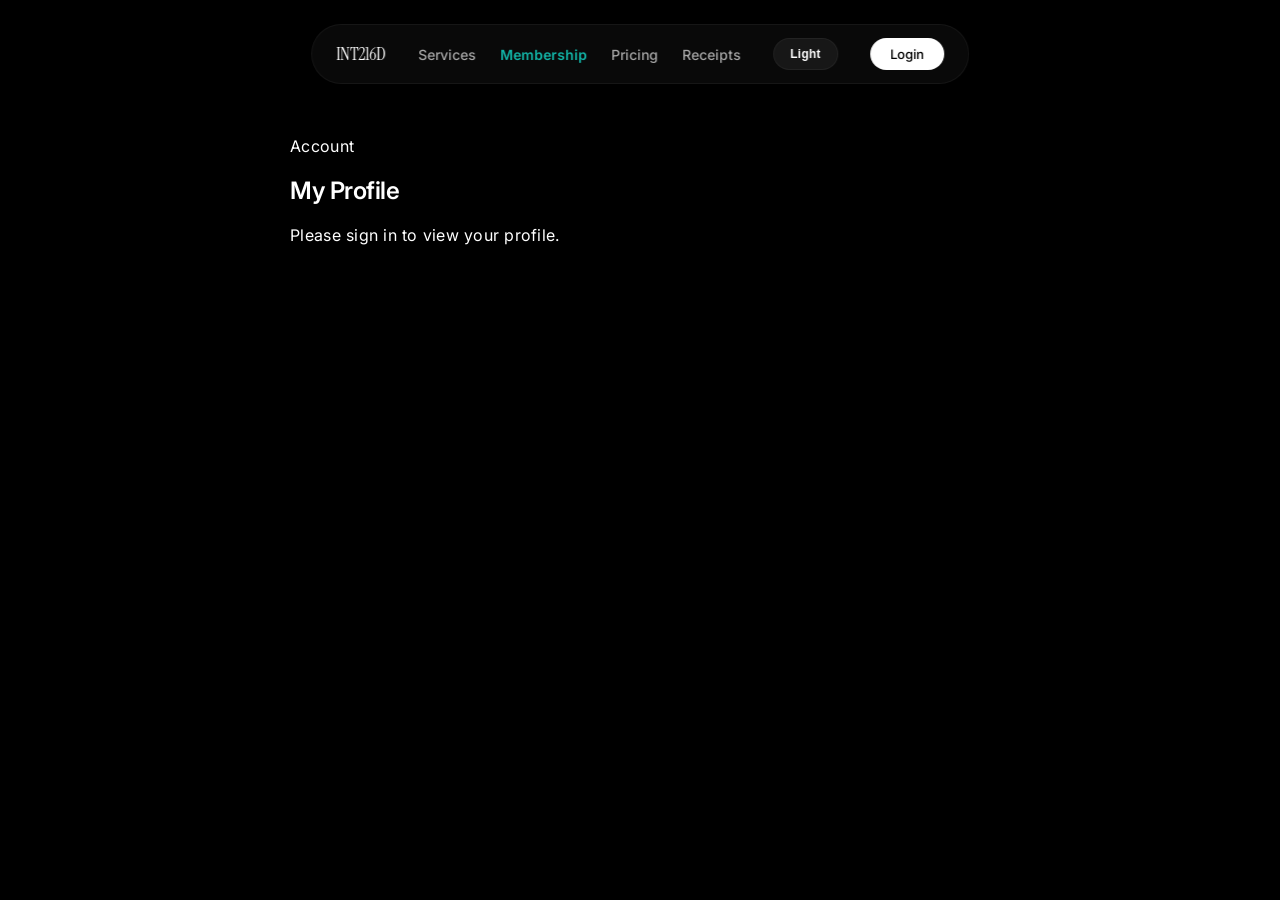
<file: app/profile.html>
<!doctype html>
<html lang="en">
  <head>
    <meta charset="UTF-8" />
    <meta name="viewport" content="width=device-width, initial-scale=1.0" />
    <title>My Profile - INT216D CarWash</title>
    <link rel="icon" type="image/png" href="./public/images/logo.png" />
    <link rel="preconnect" href="https://fonts.googleapis.com" />
    <link rel="preconnect" href="https://fonts.gstatic.com" crossorigin />
    <link href="https://fonts.googleapis.com/css2?family=Instrument+Serif&family=Inter:wght@400;500;600&display=swap" rel="stylesheet" />
    <link rel="stylesheet" href="./styles.css" />
    <style>
      .profile-page { min-height: 100vh; padding: 120px 24px 60px; background: var(--obsidian); }
      .profile-container { max-width: 700px; margin: 0 auto; }
      .profile-header { margin-bottom: 32px; }
      .profile-card { background: var(--panel); border: 1px solid var(--panel-border); border-radius: 16px; padding: 28px; margin-bottom: 20px; }
      .profile-card h3 { font-family: 'Instrument Serif', serif; font-size: 22px; margin: 0 0 20px; color: var(--ink); }
      .profile-grid { display: grid; grid-template-columns: 1fr 1fr; gap: 14px; }
      .profile-field label { font-size: 11px; letter-spacing: 0.06em; text-transform: uppercase; color: var(--metallic); display: block; margin-bottom: 4px; }
      .profile-field .value { font-size: 15px; color: var(--ink); font-weight: 500; padding: 10px 14px; background: var(--obsidian); border: 1px solid var(--panel-border); border-radius: 8px; }
      .profile-field input { width: 100%; padding: 10px 14px; background: var(--obsidian); border: 1px solid var(--panel-border); border-radius: 8px; color: var(--ink); font-size: 15px; box-sizing: border-box; outline: none; }
      .profile-field input:focus { border-color: var(--accent); }
      .profile-actions { display: flex; gap: 10px; margin-top: 20px; flex-wrap: wrap; }
      .profile-btn { padding: 10px 22px; border-radius: 100px; font-size: 13px; font-weight: 600; cursor: pointer; border: 0; font-family: 'Inter', sans-serif; transition: opacity 0.2s, transform 0.2s; }
      .profile-btn:hover { opacity: 0.9; transform: translateY(-1px); }
      .profile-btn-primary { background: var(--accent); color: #000; }
      .profile-btn-outline { background: transparent; border: 1px solid var(--accent); color: var(--accent); }
      .profile-status { font-size: 13px; margin-top: 10px; min-height: 18px; }
      .profile-status.success { color: var(--accent); }
      .profile-status.error { color: #e74c3c; }
      .profile-status.info { color: var(--metallic); }
      .profile-badge { display: inline-block; padding: 4px 14px; border-radius: 100px; font-size: 12px; font-weight: 600; }
      .profile-badge.active { background: rgba(18,179,166,0.15); color: var(--accent); }
      .profile-badge.empty { background: rgba(231,76,60,0.15); color: #e74c3c; }
      .empty-state { text-align: center; padding: 40px 20px; color: var(--metallic); }
      .empty-state h3 { color: var(--ink); margin-bottom: 8px; }
      @media (max-width: 500px) {
        .profile-grid { grid-template-columns: 1fr; }
      }
    </style>
  </head>
  <body>
    <div class="site-shell">
      <nav id="main-nav" class="nav-pill">
        <a href="./index.html" class="brand">INT216D</a>
        <button id="menu-toggle-btn" class="menu-toggle-btn" type="button" aria-expanded="false" aria-controls="main-nav-links" aria-label="Open menu">Menu</button>
        <div class="nav-links" id="main-nav-links">
          <a href="./index.html#services" class="nav-link">Services</a>
          <a href="./membership.html" class="nav-link nav-featured">Membership</a>
          <a href="./index.html#addons" class="nav-link">Pricing</a>
          <a href="./profile.html" class="nav-link" id="nav-profile-link" style="display:none;">Profile</a>
          <a href="./receipts.html" class="nav-link">Receipts</a>
        </div>
        <button id="theme-toggle-btn" class="theme-toggle-btn" type="button" aria-label="Toggle light mode">Light</button>
        <a href="./login.html" id="login-btn" class="pill-btn login-btn">Login</a>
      </nav>

      <div class="profile-page">
        <div class="profile-container">
          <div class="profile-header">
            <p class="auth-eyebrow">Account</p>
            <h2 class="auth-title">My Profile</h2>
            <p id="profile-welcome" class="auth-subtitle">Loading your account...</p>
          </div>

          <!-- Profile Card -->
          <div class="profile-card" id="profile-card" style="display:none;">
            <h3>Personal Details</h3>
            <div class="profile-grid" id="profile-grid"></div>
            <div class="profile-actions">
              <button id="profile-edit-btn" class="profile-btn profile-btn-outline">Edit Profile</button>
              <button id="profile-save-btn" class="profile-btn profile-btn-primary" style="display:none;">Save Changes</button>
              <button id="profile-cancel-btn" class="profile-btn profile-btn-outline" style="display:none;">Cancel</button>
            </div>
            <p id="profile-status" class="profile-status info"></p>
          </div>

          <!-- Empty Profile -->
          <div class="profile-card" id="profile-empty" style="display:none;">
            <div class="empty-state">
              <h3>Welcome!</h3>
              <p>You haven't set up your profile yet. Create one to start booking washes.</p>
              <button id="create-profile-btn" class="profile-btn profile-btn-primary" style="margin-top:12px;">Create Profile</button>
            </div>
          </div>

          <!-- Create Profile Form -->
          <div class="profile-card" id="profile-create-form" style="display:none;">
            <h3>Create Your Profile</h3>
            <div class="profile-grid">
              <div class="profile-field"><label>First Name</label><input id="cp-firstname" placeholder="First name" /></div>
              <div class="profile-field"><label>Last Name</label><input id="cp-lastname" placeholder="Last name" /></div>
              <div class="profile-field"><label>Phone</label><input id="cp-phone" placeholder="Phone number" /></div>
              <div class="profile-field"><label>ID Number</label><input id="cp-idnumber" placeholder="ID number" /></div>
              <div class="profile-field"><label>Date of Birth</label><input id="cp-dob" type="date" /></div>
            </div>
            <div class="profile-actions">
              <button id="cp-submit" class="profile-btn profile-btn-primary">Submit</button>
              <button id="cp-cancel" class="profile-btn profile-btn-outline">Cancel</button>
            </div>
            <p id="cp-status" class="profile-status info"></p>
          </div>

          <!-- Membership Card -->
          <div class="profile-card" id="membership-card" style="display:none;">
            <h3>Membership</h3>
            <div class="profile-grid" id="membership-grid"></div>
          </div>

          <!-- Payment History -->
          <div class="profile-card" id="payments-card" style="display:none;">
            <h3>Payment History</h3>
            <div id="payments-list" style="display:grid;gap:10px;"></div>
            <p id="payments-status" class="profile-status info"></p>
          </div>

          <!-- Saved Addresses -->
          <div class="profile-card" id="addresses-card" style="display:none;">
            <h3>Saved Locations</h3>
            <div id="addresses-list" style="display:grid;gap:10px;"></div>
            <div class="profile-actions" style="margin-top:12px;">
              <button id="add-address-btn" class="profile-btn profile-btn-outline">+ Add Address</button>
            </div>
            <div id="address-form" style="display:none;margin-top:12px;display:grid;grid-template-columns:1fr 1fr;gap:10px;">
              <div class="profile-field"><label>Street</label><input id="ad-street" placeholder="123 Main St" /></div>
              <div class="profile-field"><label>City</label><input id="ad-city" placeholder="City" /></div>
              <div class="profile-field"><label>Province</label><input id="ad-province" placeholder="Province" /></div>
              <div class="profile-field"><label>Postal Code</label><input id="ad-postal" placeholder="2000" /></div>
              <button id="ad-save" class="profile-btn profile-btn-primary" style="grid-column:1/-1;">Save Address</button>
            </div>
            <p id="addresses-status" class="profile-status info"></p>
          </div>
        </div>
      </div>
    </div>

    <script>
      (function() {
        var API_BASE = localStorage.getItem('int216d:apiBase') || '';
        var ACCESS_TOKEN_KEY = 'int216d:accessToken';
        var USER_ROLE_KEY = 'int216d:userRole';
        var USER_ID_KEY = 'int216d:userId';
        var USER_EMAIL_KEY = 'int216d:userEmail';

        function getToken() { return localStorage.getItem(ACCESS_TOKEN_KEY); }
        function getRole() { return localStorage.getItem(USER_ROLE_KEY); }

        async function api(path, opts) {
          opts = opts || {};
          var token = getToken();
          var headers = Object.assign({ 'Content-Type': 'application/json' }, opts.headers || {});
          if (token) headers.Authorization = 'Bearer ' + token;
          var resp = await fetch(API_BASE + path, Object.assign({}, opts, { headers: headers, credentials: 'include' }));
          var data = null;
          try { data = await resp.json(); } catch (_) { data = null; }
          if (resp.status === 401) {
            localStorage.removeItem(ACCESS_TOKEN_KEY);
            localStorage.removeItem(USER_ROLE_KEY);
            localStorage.removeItem(USER_ID_KEY);
            window.location.href = './login.html';
            return null;
          }
          if (!resp.ok) {
            var msg = (data && (data.message || data.error)) || ('Request failed (' + resp.status + ')');
            throw new Error(msg);
          }
          return data;
        }

        function setStatus(el, msg, type) {
          el.textContent = msg;
          el.className = 'profile-status ' + (type || 'info');
        }

        // Redirect if not logged in
        if (!getToken()) {
          document.getElementById('profile-welcome').textContent = 'Please sign in to view your profile.';
          setTimeout(function() { window.location.href = './login.html'; }, 1500);
          return;
        }

        // --- LOAD PROFILE ---
        var loadedProfile = null;

        function renderProfile(profile) {
          loadedProfile = profile;
          document.getElementById('profile-empty').style.display = 'none';
          document.getElementById('profile-create-form').style.display = 'none';
          var card = document.getElementById('profile-card');
          card.style.display = '';

          document.getElementById('profile-edit-btn').style.display = '';
          document.getElementById('profile-save-btn').style.display = 'none';
          document.getElementById('profile-cancel-btn').style.display = 'none';

          var grid = document.getElementById('profile-grid');
          var userEmail = localStorage.getItem(USER_EMAIL_KEY);
          if (!userEmail) {
            userEmail = '<a href=\"./login.html\" style=\"color:var(--accent);text-decoration:underline;\">Login again to see email</a>';
          }
          var grid = document.getElementById('profile-grid');
          grid.innerHTML = [
            { label: 'Email', value: userEmail },
            { label: 'First Name', key: 'firstName' },
            { label: 'Last Name', key: 'lastName' },
            { label: 'Phone', key: 'phone' },
            { label: 'ID Number', key: 'idNumber' },
            { label: 'Date of Birth', key: 'dateOfBirth' }
          ].map(function(f) {
            var val = f.value || profile[f.key] || '—';
            return '<div class="profile-field"><label>' + f.label + '</label><div class="value">' + val + '</div></div>';
          }).join('');

          document.getElementById('profile-welcome').innerHTML = 'Welcome, <strong style=\"color:var(--accent);\">' + (userEmail || (profile.firstName || 'User')) + '</strong>!';
        }

        function toEditable() {
          var grid = document.getElementById('profile-grid');
          var fields = ['firstName','lastName','phone','idNumber','dateOfBirth'];
          var labels = ['First Name','Last Name','Phone','ID Number','Date of Birth'];
          var p = loadedProfile || {};
          grid.innerHTML = fields.map(function(f, i) {
            var val = p[f] || '';
            var type = f === 'dateOfBirth' ? 'date' : 'text';
            return '<div class="profile-field"><label>' + labels[i] + '</label><input id="ep-' + f + '" type="' + type + '" value="' + val + '" /></div>';
          }).join('');
          document.getElementById('profile-edit-btn').style.display = 'none';
          document.getElementById('profile-save-btn').style.display = '';
          document.getElementById('profile-cancel-btn').style.display = '';
        }

        document.getElementById('profile-edit-btn').addEventListener('click', toEditable);

        document.getElementById('profile-cancel-btn').addEventListener('click', function() {
          if (loadedProfile) renderProfile(loadedProfile);
        });

        document.getElementById('profile-save-btn').addEventListener('click', function() {
          var fields = ['firstName','lastName','phone','idNumber','dateOfBirth'];
          var body = {};
          fields.forEach(function(f) {
            var el = document.getElementById('ep-' + f);
            if (el) body[f] = el.value;
          });
          setStatus(document.getElementById('profile-status'), 'Saving...', 'info');
          api('/api/v1/clients/me', { method: 'PUT', body: JSON.stringify(body) })
            .then(function(res) {
              renderProfile(res.data);
              setStatus(document.getElementById('profile-status'), 'Profile updated.', 'success');
            })
            .catch(function(err) {
              setStatus(document.getElementById('profile-status'), err.message, 'error');
            });
        });

        // --- CREATE PROFILE ---
        document.getElementById('create-profile-btn').addEventListener('click', function() {
          document.getElementById('profile-empty').style.display = 'none';
          document.getElementById('profile-create-form').style.display = '';
        });

        document.getElementById('cp-cancel').addEventListener('click', function() {
          document.getElementById('profile-create-form').style.display = 'none';
          document.getElementById('profile-empty').style.display = '';
        });

        document.getElementById('cp-submit').addEventListener('click', function() {
          var body = {
            firstName: document.getElementById('cp-firstname').value,
            lastName: document.getElementById('cp-lastname').value,
            phone: document.getElementById('cp-phone').value,
            idNumber: document.getElementById('cp-idnumber').value,
            dateOfBirth: document.getElementById('cp-dob').value || null
          };
          setStatus(document.getElementById('cp-status'), 'Creating profile...', 'info');
          api('/api/v1/clients/me', { method: 'POST', body: JSON.stringify(body) })
            .then(function(res) {
              renderProfile(res.data);
              setStatus(document.getElementById('profile-status'), 'Profile created!', 'success');
            })
            .catch(function(err) {
              setStatus(document.getElementById('cp-status'), err.message, 'error');
            });
        });

        // --- LOAD MEMBERSHIP ---
        function loadMembership() {
          api('/api/v1/membership', { method: 'GET' })
            .then(function(m) {
              var card = document.getElementById('membership-card');
              card.style.display = '';
              var grid = document.getElementById('membership-grid');
              grid.innerHTML = [
                { label: 'Plan', value: (m.plan && m.plan.name) || 'None' },
                { label: 'Status', value: m.status || 'N/A' },
                { label: 'Credits', value: String(m.creditsRemaining || 0) },
                { label: 'Days Until Expiry', value: String(m.daysUntilExpiry || '—') },
                { label: 'Auto Renew', value: m.autoRenew ? 'Yes' : 'No' },
                { label: 'Expiry Date', value: m.expiryDate ? new Date(m.expiryDate).toLocaleDateString() : '—' }
              ].map(function(item) {
                return '<div class="profile-field"><label>' + item.label + '</label><div class="value">' + item.value + '</div></div>';
              }).join('');
            })
            .catch(function() {
              document.getElementById('membership-card').style.display = '';
              document.getElementById('membership-grid').innerHTML = '<div style="grid-column:1/-1;color:var(--metallic);font-size:14px;">No membership found. <a href="./membership.html" style="color:var(--accent);">Subscribe now</a>.</div>';
            });
        }

        // --- LOAD PAYMENT HISTORY ---
        function loadPaymentHistory() {
          api('/api/v1/payments/me', { method: 'GET' })
            .then(function(payments) {
              var card = document.getElementById('payments-card');
              card.style.display = '';
              var list = document.getElementById('payments-list');
              if (!Array.isArray(payments) || payments.length === 0) {
                list.innerHTML = '<div style="color:var(--metallic);font-size:13px;">No payments yet.</div>';
                return;
              }
              list.innerHTML = payments.slice(0, 10).map(function(p) {
                var date = p.createdAt ? new Date(p.createdAt).toLocaleString() : 'N/A';
                var statusColor = p.status === 'SUCCEEDED' ? 'var(--accent)' : '#e74c3c';
                return '<div style="display:flex;justify-content:space-between;align-items:center;padding:12px 14px;background:var(--obsidian);border:1px solid var(--panel-border);border-radius:10px;">' +
                  '<div>' +
                    '<div style="font-size:14px;font-weight:500;color:var(--ink);">R' + Number(p.amount||0).toFixed(2) + '</div>' +
                    '<div style="font-size:11px;color:var(--metallic);">' + (p.purpose || 'Payment') + ' — ' + date + '</div>' +
                    '<div style="font-size:10px;color:var(--metallic);">Ref: ' + (p.reference || 'N/A') + '</div>' +
                  '</div>' +
                  '<div style="font-size:12px;font-weight:600;color:' + statusColor + ';">' + (p.status || 'PENDING') + '</div>' +
                '</div>';
              }).join('');
            })
            .catch(function() {
              document.getElementById('payments-card').style.display = '';
              document.getElementById('payments-list').innerHTML = '<div style="color:var(--metallic);font-size:13px;">Could not load payment history.</div>';
            });
        }

        // --- LOAD ADDRESSES ---
        function loadAddresses() {
          api('/api/v1/clients/me/addresses', { method: 'GET' })
            .then(function(addresses) {
              var card = document.getElementById('addresses-card');
              card.style.display = '';
              var list = document.getElementById('addresses-list');
              if (!Array.isArray(addresses) || addresses.length === 0) {
                list.innerHTML = '<div style="color:var(--metallic);font-size:13px;">No saved addresses. Add one below.</div>';
                return;
              }
              list.innerHTML = addresses.map(function(a, i) {
                return '<div style="display:flex;justify-content:space-between;align-items:center;padding:12px 14px;background:var(--obsidian);border:1px solid var(--panel-border);border-radius:10px;">' +
                  '<div>' +
                    '<div style="font-size:14px;font-weight:500;color:var(--ink);">' + (a.street || '') + '</div>' +
                    '<div style="font-size:12px;color:var(--metallic);">' + (a.city || '') + ', ' + (a.province || '') + (a.postalCode ? ' - ' + a.postalCode : '') + '</div>' +
                    (a.latitude ? '<div style="font-size:10px;color:var(--metallic);">GPS: ' + a.latitude + ', ' + a.longitude + '</div>' : '') +
                  '</div>' +
                  '<div><span class="profile-badge active" style="font-size:10px;">' + (a.primary ? 'Primary' : '') + '</span></div>' +
                '</div>';
              }).join('');
            })
            .catch(function() {
              document.getElementById('addresses-card').style.display = '';
              document.getElementById('addresses-list').innerHTML = '<div style="color:var(--metallic);font-size:13px;">Could not load addresses.</div>';
            });
        }

        // --- ADDRESS FORM ---
        document.getElementById('add-address-btn').addEventListener('click', function() {
          var form = document.getElementById('address-form');
          form.style.display = form.style.display === 'none' ? 'grid' : 'none';
        });

        document.getElementById('ad-save').addEventListener('click', function() {
          var body = {
            street: document.getElementById('ad-street').value || 'Main Street',
            city: document.getElementById('ad-city').value || 'Sandton',
            province: document.getElementById('ad-province').value || 'Gauteng',
            postalCode: document.getElementById('ad-postal').value || '2000',
            primary: true
          };
          setStatus(document.getElementById('addresses-status'), 'Saving...', 'info');
          api('/api/v1/clients/me/addresses', { method: 'POST', body: JSON.stringify(body) })
            .then(function() {
              setStatus(document.getElementById('addresses-status'), 'Address saved!', 'success');
              document.getElementById('address-form').style.display = 'none';
              loadAddresses();
            })
            .catch(function(err) {
              setStatus(document.getElementById('addresses-status'), err.message, 'error');
            });
        });

        // --- LOAD ---
        api('/api/v1/clients/me', { method: 'GET' })
          .then(function(res) {
            var userEmail = localStorage.getItem(USER_EMAIL_KEY) || 'your account';
            if (!res || !res.data) {
              document.getElementById('profile-empty').style.display = '';
              document.getElementById('profile-welcome').innerHTML = 'Welcome, <strong style=\"color:var(--accent);\">' + userEmail + '</strong>! Set up your profile below.';
              loadMembership();
              loadPaymentHistory();
              return;
            }
            renderProfile(res.data);
            loadMembership();
            loadPaymentHistory();
            loadAddresses();
          })
          .catch(function(err) {
            var userEmail = localStorage.getItem(USER_EMAIL_KEY) || 'your account';
            if (err.message.indexOf('404') >= 0 || err.message.indexOf('not found') >= 0) {
              document.getElementById('profile-empty').style.display = '';
              document.getElementById('profile-welcome').innerHTML = 'Welcome, <strong style=\"color:var(--accent);\">' + userEmail + '</strong>! Set up your profile below.';
              loadMembership();
              loadPaymentHistory();
              loadAddresses();
            } else {
              document.getElementById('profile-welcome').textContent = 'Error: ' + err.message;
            }
          });

        // --- LOGIN BUTTON HYDRATION ---
        (function() {
          var btn = document.getElementById('login-btn');
          var token = getToken();
          var navProfile = document.getElementById('nav-profile-link');
          if (!btn) return;
          if (token) {
            btn.textContent = 'Logout';
            btn.href = '#';
            btn.onclick = function(e) {
              e.preventDefault();
              localStorage.removeItem(ACCESS_TOKEN_KEY);
              localStorage.removeItem(USER_ROLE_KEY);
              localStorage.removeItem(USER_ID_KEY);
              window.location.href = './index.html';
            };
            if (navProfile) navProfile.style.display = '';
          } else {
            btn.textContent = 'Login';
            btn.href = './login.html';
            btn.onclick = null;
          }
        })();

        // --- THEME ---
        (function() {
          var b = document.getElementById('theme-toggle-btn');
          var html = document.documentElement;
          var t = localStorage.getItem('int216d-theme') || 'dark';
          html.setAttribute('data-theme', t);
          if (b) b.textContent = t === 'dark' ? 'Dark' : 'Light';
          if (b) b.addEventListener('click', function() {
            var cur = html.getAttribute('data-theme') || 'dark';
            var next = cur === 'dark' ? 'light' : 'dark';
            html.setAttribute('data-theme', next);
            localStorage.setItem('int216d-theme', next);
            b.textContent = next === 'dark' ? 'Dark' : 'Light';
          });
        })();

        // --- MOBILE MENU ---
        (function() {
          var t = document.getElementById('menu-toggle-btn'), n = document.getElementById('main-nav'), l = document.getElementById('main-nav-links');
          if (!t || !n) return;
          t.addEventListener('click', function() {
            var o = n.classList.toggle('menu-open');
            t.setAttribute('aria-expanded', o ? 'true' : 'false');
            t.textContent = o ? 'Close' : 'Menu';
          });
          if (l) l.querySelectorAll('a').forEach(function(a) {
            a.addEventListener('click', function() { if (window.innerWidth <= 768) { n.classList.remove('menu-open'); t.setAttribute('aria-expanded','false'); t.textContent='Menu'; } });
          });
        })();
      })();
    </script>
  </body>
</html>
</file>
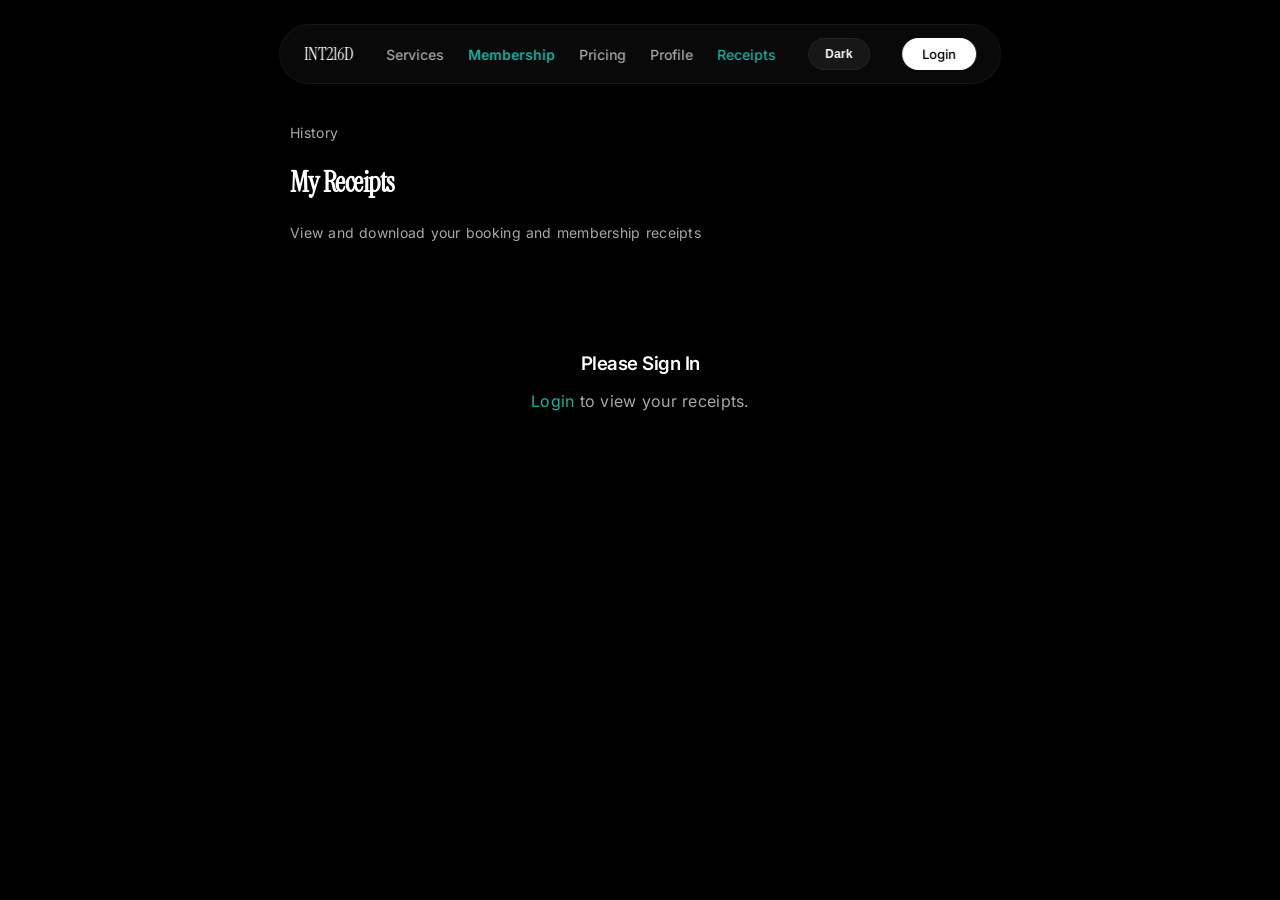
<file: app/receipts.html>
<!doctype html>
<html lang="en">
<head>
<meta charset="UTF-8"/>
<meta name="viewport" content="width=device-width, initial-scale=1.0"/>
<title>My Receipts - INT216D CarWash</title>
<link rel="icon" type="image/png" href="./public/images/logo.png"/>
<link rel="preconnect" href="https://fonts.googleapis.com"/>
<link rel="preconnect" href="https://fonts.gstatic.com" crossorigin/>
<link href="https://fonts.googleapis.com/css2?family=Instrument+Serif&family=Inter:wght@400;500;600&display=swap" rel="stylesheet"/>
<link rel="stylesheet" href="./styles.css"/>
<style>
  .receipts-page { min-height:100vh; padding:120px 24px 60px; background:var(--obsidian); }
  .receipts-container { max-width:700px; margin:0 auto; }
  .receipts-header { margin-bottom:32px; }
  .receipts-header h2 { font-family:'Instrument Serif',serif; font-size:28px; color:var(--ink); }
  .receipts-header p { color:var(--metallic); font-size:14px; margin-top:4px; }
  .receipt-card { background:var(--panel); border:1px solid var(--panel-border); border-radius:12px; padding:20px 24px; margin-bottom:12px; display:flex; justify-content:space-between; align-items:center; flex-wrap:wrap; gap:12px; }
  .receipt-card:hover { border-color:var(--accent); }
  .receipt-info { flex:1; min-width:200px; }
  .receipt-info .r-item { font-size:13px; font-weight:500; color:var(--ink); }
  .receipt-info .r-meta { font-size:11px; color:var(--metallic); margin-top:4px; }
  .receipt-info .r-amount { font-size:18px; font-weight:700; color:var(--accent); margin-top:2px; }
  .receipt-actions { display:flex; gap:8px; }
  .r-btn { padding:8px 16px; border-radius:8px; font-size:12px; font-weight:600; cursor:pointer; border:none; font-family:Inter,sans-serif; transition:.15s; }
  .r-btn-view { background:var(--accent); color:#000; }
  .r-btn-view:hover { opacity:.85; }
  .r-btn-down { background:transparent; border:1px solid var(--accent); color:var(--accent); }
  .r-btn-down:hover { background:rgba(18,179,166,.1); }
  .r-btn-del { background:transparent; border:1px solid var(--panel-border); color:var(--metallic); }
  .r-btn-del:hover { border-color:#e74c3c; color:#e74c3c; }
  .empty-state { text-align:center; padding:60px 20px; color:var(--metallic); }
  .empty-state h3 { color:var(--ink); margin-bottom:8px; }

  /* ── RECEIPT MODAL ── */
  .receipt-overlay { display:none; position:fixed; inset:0; background:rgba(0,0,0,.75); z-index:9999; align-items:center; justify-content:center; }
  .receipt-overlay.show { display:flex; }
  .receipt-paper { width:380px; max-width:92vw; background:#fff; color:#1a1a1a; border-radius:4px; overflow:hidden; max-height:90vh; overflow-y:auto; }
  .receipt-paper .rp-header { background:#111; color:var(--accent); padding:20px 24px; text-align:center; }
  .receipt-paper .rp-header h3 { font-family:'Instrument Serif',serif; font-size:20px; margin:0; }
  .receipt-paper .rp-header p { font-size:11px; margin:4px 0 0; opacity:.8; }
  .receipt-paper .rp-body { padding:20px 24px; font-family:'Courier New',monospace; font-size:12px; line-height:1.7; }
  .receipt-paper .rp-line { display:flex; justify-content:space-between; padding:2px 0; }
  .receipt-paper .rp-dots { border-bottom:1px dotted #ccc; flex:1; margin:0 6px; }
  .receipt-paper .rp-total { font-size:16px; font-weight:700; margin-top:8px; padding-top:8px; border-top:2px solid #333; }
  .receipt-paper .rp-code { text-align:center; font-size:18px; font-weight:700; letter-spacing:3px; margin:12px 0; color:var(--accent); background:#f5f5f5; padding:8px; border-radius:4px; }
  .receipt-paper .rp-footer { padding:16px 24px; text-align:center; font-size:11px; color:#888; background:#f9f9f9; }
  .receipt-paper .rp-actions { display:flex; gap:8px; padding:12px 24px; justify-content:center; border-top:1px solid #eee; }
  .receipt-paper .rp-btn { padding:8px 20px; border-radius:20px; font-size:13px; font-weight:600; cursor:pointer; border:none; }
  .rp-btn-print { background:#111; color:#fff; }
  .rp-btn-close { background:#eee; color:#333; }

  /* ── PRINT: receipt-sized ── */
  @media print {
    body * { visibility:hidden; }
    .receipt-overlay, .receipt-overlay * { visibility:visible; }
    .receipt-overlay { position:absolute; left:0; top:0; width:100%; background:#fff; display:block !important; }
    .receipt-paper { width:80mm; max-width:80mm; margin:0 auto; box-shadow:none; border-radius:0; }
    .rp-btn-print, .rp-btn-close, .rp-actions { display:none !important; }
    @page { size:80mm auto; margin:2mm; }
  }
</style>
</head>
<body>
<div class="site-shell">
  <nav id="main-nav" class="nav-pill">
    <a href="./index.html" class="brand">INT216D</a>
    <button id="menu-toggle-btn" class="menu-toggle-btn" type="button" aria-expanded="false" aria-controls="main-nav-links" aria-label="Open menu">Menu</button>
    <div class="nav-links" id="main-nav-links">
      <a href="./index.html#services" class="nav-link">Services</a>
      <a href="./membership.html" class="nav-link nav-featured">Membership</a>
      <a href="./index.html#addons" class="nav-link">Pricing</a>
      <a href="./profile.html" class="nav-link">Profile</a>
      <a href="./receipts.html" class="nav-link" style="color:var(--accent);">Receipts</a>
    </div>
    <button id="theme-toggle-btn" class="theme-toggle-btn" type="button" aria-label="Toggle light mode">Light</button>
    <a href="./login.html" id="login-btn" class="pill-btn login-btn">Login</a>
  </nav>

  <div class="receipts-page">
    <div class="receipts-container">
      <div class="receipts-header">
        <p class="auth-eyebrow">History</p>
        <h2>My Receipts</h2>
        <p>View and download your booking and membership receipts</p>
      </div>
      <div id="receipts-list"></div>
    </div>
  </div>
</div>

<!-- RECEIPT VIEWER MODAL -->
<div class="receipt-overlay" id="receipt-overlay">
  <div class="receipt-paper" id="receipt-paper"></div>
</div>

<script>
(function() {
  var RECEIPTS_KEY = 'int216d:receipts';
  var ACCESS_TOKEN_KEY = 'int216d:accessToken';

  function getToken() { return localStorage.getItem(ACCESS_TOKEN_KEY); }

  function getReceipts() {
    try { return JSON.parse(localStorage.getItem(RECEIPTS_KEY) || '[]'); }
    catch(_) { return []; }
  }

  function saveReceipts(receipts) {
    localStorage.setItem(RECEIPTS_KEY, JSON.stringify(receipts));
  }

  function renderList() {
    var receipts = getReceipts();
    var list = document.getElementById('receipts-list');

    if (!getToken()) {
      list.innerHTML = '<div class="empty-state"><h3>Please Sign In</h3><p><a href="./login.html" style="color:var(--accent);">Login</a> to view your receipts.</p></div>';
      return;
    }

    if (!receipts.length) {
      list.innerHTML = '<div class="empty-state"><h3>No Receipts Yet</h3><p>Your booking and payment receipts will appear here.</p><a href="./book-bay-wash.html" class="r-btn r-btn-view" style="display:inline-block;margin-top:16px;text-decoration:none;">Book a Wash</a></div>';
      return;
    }

    list.innerHTML = receipts.reverse().map(function(r,i) {
      var idx = receipts.length - 1 - i;
      return '<div class="receipt-card">' +
        '<div class="receipt-info">' +
          '<div class="r-item">' + r.itemName + '</div>' +
          '<div class="r-meta">' + r.date + ' · ' + (r.type === 'membership' ? 'Membership' : 'Booking') + '</div>' +
          '<div class="r-meta">Ref: ' + r.paymentRef + '</div>' +
          '<div class="r-amount">R' + (r.finalPrice || r.price).toFixed(2) + (r.isFree ? ' <span style="font-size:12px;color:var(--accent);">FREE</span>' : '') + '</div>' +
        '</div>' +
        '<div class="receipt-actions">' +
          '<button class="r-btn r-btn-view" onclick="viewReceipt(' + idx + ')">View</button>' +
          '<button class="r-btn r-btn-down" onclick="downloadReceipt(' + idx + ')">PDF</button>' +
          '<button class="r-btn r-btn-del" onclick="deleteReceipt(' + idx + ')">✕</button>' +
        '</div>' +
      '</div>';
    }).join('');
  }

  window.viewReceipt = function(idx) {
    var receipts = getReceipts();
    var r = receipts[idx];
    if (!r) return;

    var overlay = document.getElementById('receipt-overlay');
    var paper = document.getElementById('receipt-paper');

    paper.innerHTML =
      '<div class="rp-header">' +
        '<img src="./public/images/logo.png" alt="INT216D" style="width:50px;height:50px;object-fit:contain;margin-bottom:6px;"/>' +
        '<h3>INT216D Car Wash</h3>' +
        '<p>Payment Receipt</p>' +
      '</div>' +
      '<div class="rp-body">' +
        '<div class="rp-line"><span>Date</span><span>' + r.date + '</span></div>' +
        '<div class="rp-line"><span>Customer</span><span>' + r.fullName + '</span></div>' +
        '<div class="rp-line"><span>Email</span><span>' + r.email + '</span></div>' +
        (r.phone ? '<div class="rp-line"><span>Phone</span><span>' + r.phone + '</span></div>' : '') +
        (r.location ? '<div class="rp-line"><span>Location</span><span>' + r.location + '</span></div>' : '') +
        (r.cardLast4 ? '<div class="rp-line"><span>Card</span><span>•••• ' + r.cardLast4 + '</span></div>' : '') +
        '<div class="rp-line"><span></span><span class="rp-dots"></span><span></span></div>' +
        '<div class="rp-line"><span>Item</span><span>' + r.itemName + '</span></div>' +
        (r.originalPrice && r.originalPrice > r.finalPrice ? '<div class="rp-line"><span>Subtotal</span><span>R' + r.originalPrice.toFixed(2) + '</span></div>' : '') +
        (r.isFree ? '<div class="rp-line"><span style="color:#12b3a6;">VIP Free Wash</span><span style="color:#12b3a6;">-FREE</span></div>' : '') +
        (r.discountPercent > 0 && !r.isFree ? '<div class="rp-line"><span style="color:#12b3a6;">Discount (' + r.discountPercent + '%)</span><span style="color:#12b3a6;">-R' + ((r.originalPrice||r.price) - (r.finalPrice||r.price)).toFixed(2) + '</span></div>' : '') +
        '<div class="rp-line rp-total"><span>TOTAL</span><span>R' + (r.finalPrice || r.price).toFixed(2) + '</span></div>' +
        '<div class="rp-line"><span>Status</span><span style="color:green;">' + (r.isFree ? 'FREE WASH' : 'PAID') + '</span></div>' +
        '<div class="rp-line"><span>Ref</span><span>' + r.paymentRef + '</span></div>' +
        (r.confirmCode && r.confirmCode !== 'N/A' ? '<div class="rp-code">' + r.confirmCode + '</div>' : '') +
      '</div>' +
      '<div class="rp-footer">Thank you for your business!</div>' +
      '<div class="rp-actions">' +
        '<button class="rp-btn rp-btn-print" onclick="window.print()">🖨 Print / Save PDF</button>' +
        '<button class="rp-btn rp-btn-close" onclick="closeReceipt()">Close</button>' +
      '</div>';

    overlay.classList.add('show');
  };

  window.downloadReceipt = function(idx) {
    viewReceipt(idx);
    setTimeout(function() { window.print(); }, 300);
  };

  window.closeReceipt = function() {
    document.getElementById('receipt-overlay').classList.remove('show');
  };

  window.deleteReceipt = function(idx) {
    if (!confirm('Delete this receipt?')) return;
    var receipts = getReceipts();
    receipts.splice(idx, 1);
    saveReceipts(receipts);
    renderList();
  };

  // Close modal on overlay click
  document.getElementById('receipt-overlay').addEventListener('click', function(e) {
    if (e.target === this) closeReceipt();
  });

  // ── LOGIN BUTTON ──
  (function() {
    var btn = document.getElementById('login-btn');
    var token = getToken();
    if (!btn) return;
    if (token) {
      btn.textContent = 'Logout';
      btn.href = '#';
      btn.onclick = function(e) {
        e.preventDefault();
        localStorage.removeItem(ACCESS_TOKEN_KEY);
        localStorage.removeItem('int216d:userRole');
        localStorage.removeItem('int216d:userId');
        window.location.href = './index.html';
      };
    }
  })();

  // ── THEME ──
  (function() {
    var b = document.getElementById('theme-toggle-btn');
    var html = document.documentElement;
    var t = localStorage.getItem('int216d-theme') || 'dark';
    html.setAttribute('data-theme', t);
    if (b) b.textContent = t === 'dark' ? 'Dark' : 'Light';
    if (b) b.addEventListener('click', function() {
      var cur = html.getAttribute('data-theme') || 'dark';
      var next = cur === 'dark' ? 'light' : 'dark';
      html.setAttribute('data-theme', next);
      localStorage.setItem('int216d-theme', next);
      b.textContent = next === 'dark' ? 'Dark' : 'Light';
    });
  })();

  // ── MOBILE MENU ──
  (function() {
    var t = document.getElementById('menu-toggle-btn'), n = document.getElementById('main-nav'), l = document.getElementById('main-nav-links');
    if (!t || !n) return;
    t.addEventListener('click', function() {
      var o = n.classList.toggle('menu-open');
      t.setAttribute('aria-expanded', o ? 'true' : 'false');
      t.textContent = o ? 'Close' : 'Menu';
    });
    if (l) l.querySelectorAll('a').forEach(function(a) {
      a.addEventListener('click', function() { if (window.innerWidth <= 768) { n.classList.remove('menu-open'); } });
    });
  })();

  renderList();
})();
</script>
</body>
</html>
</file>
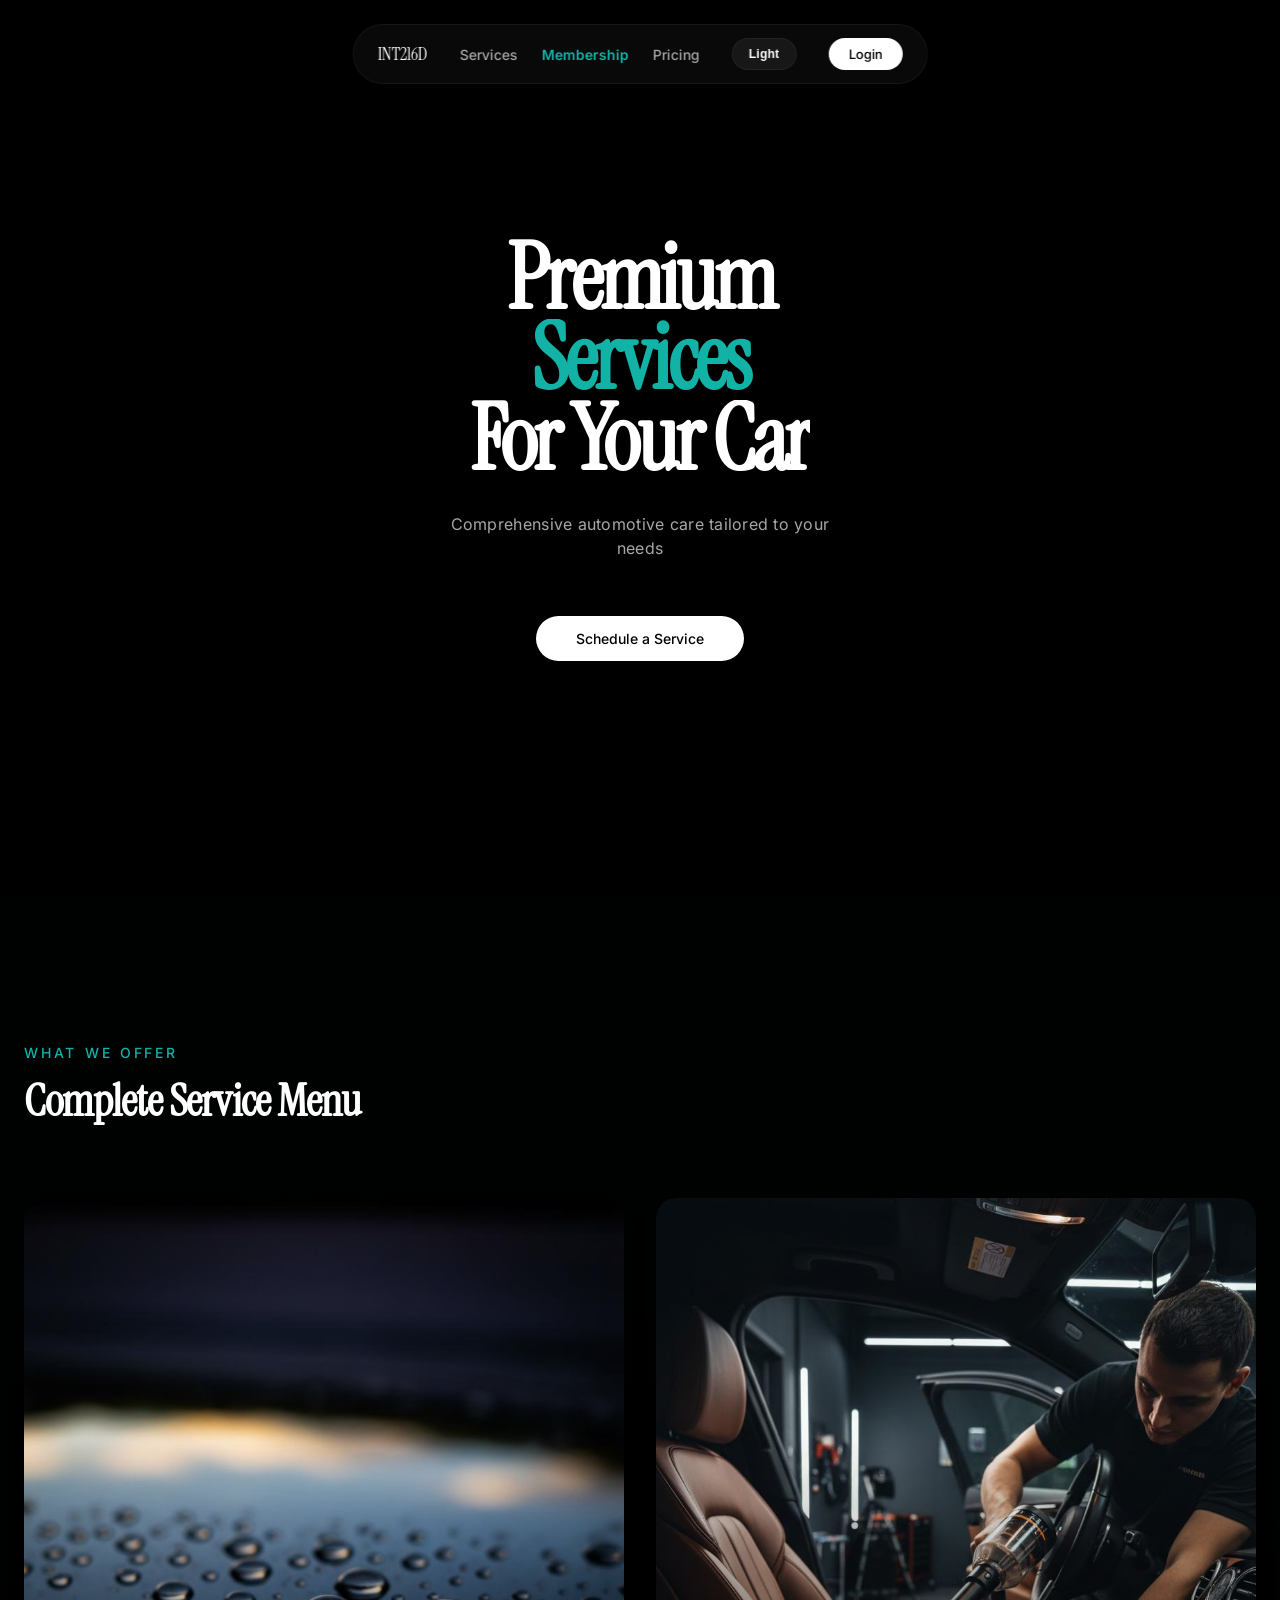
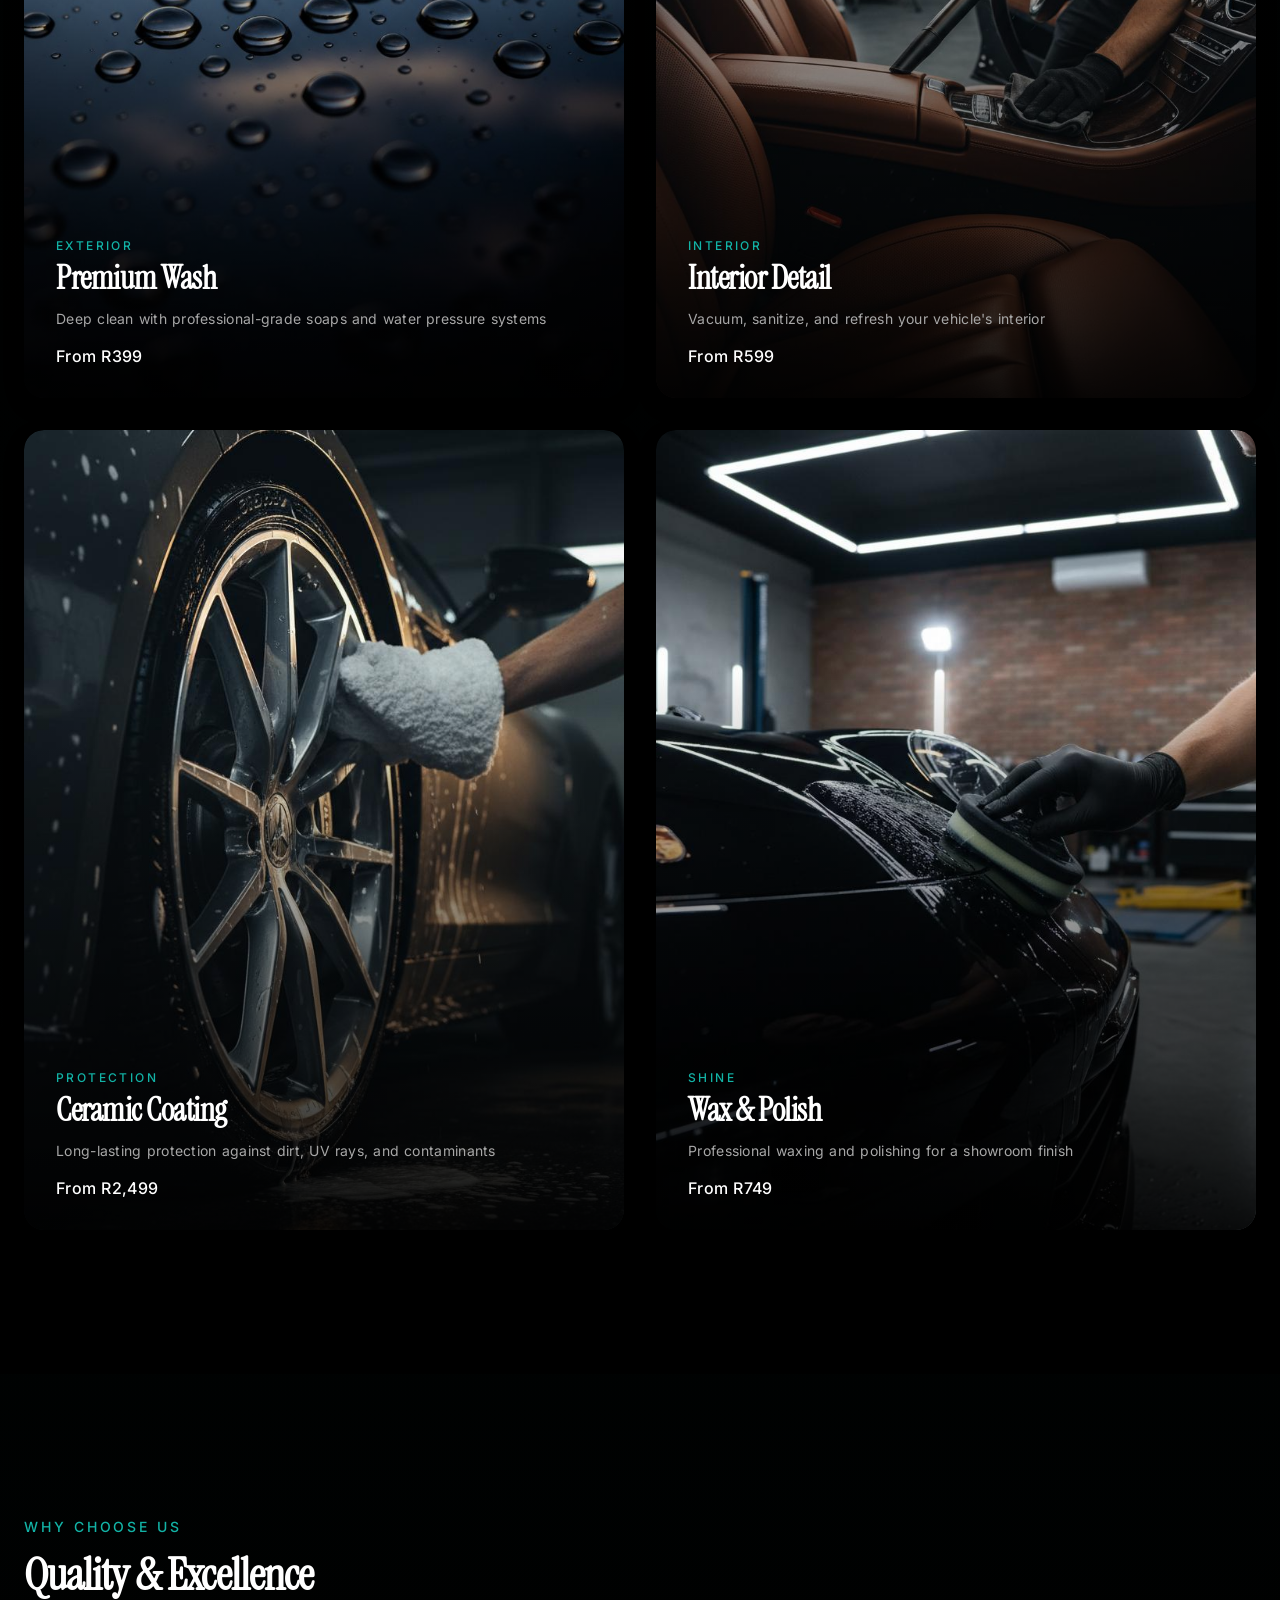
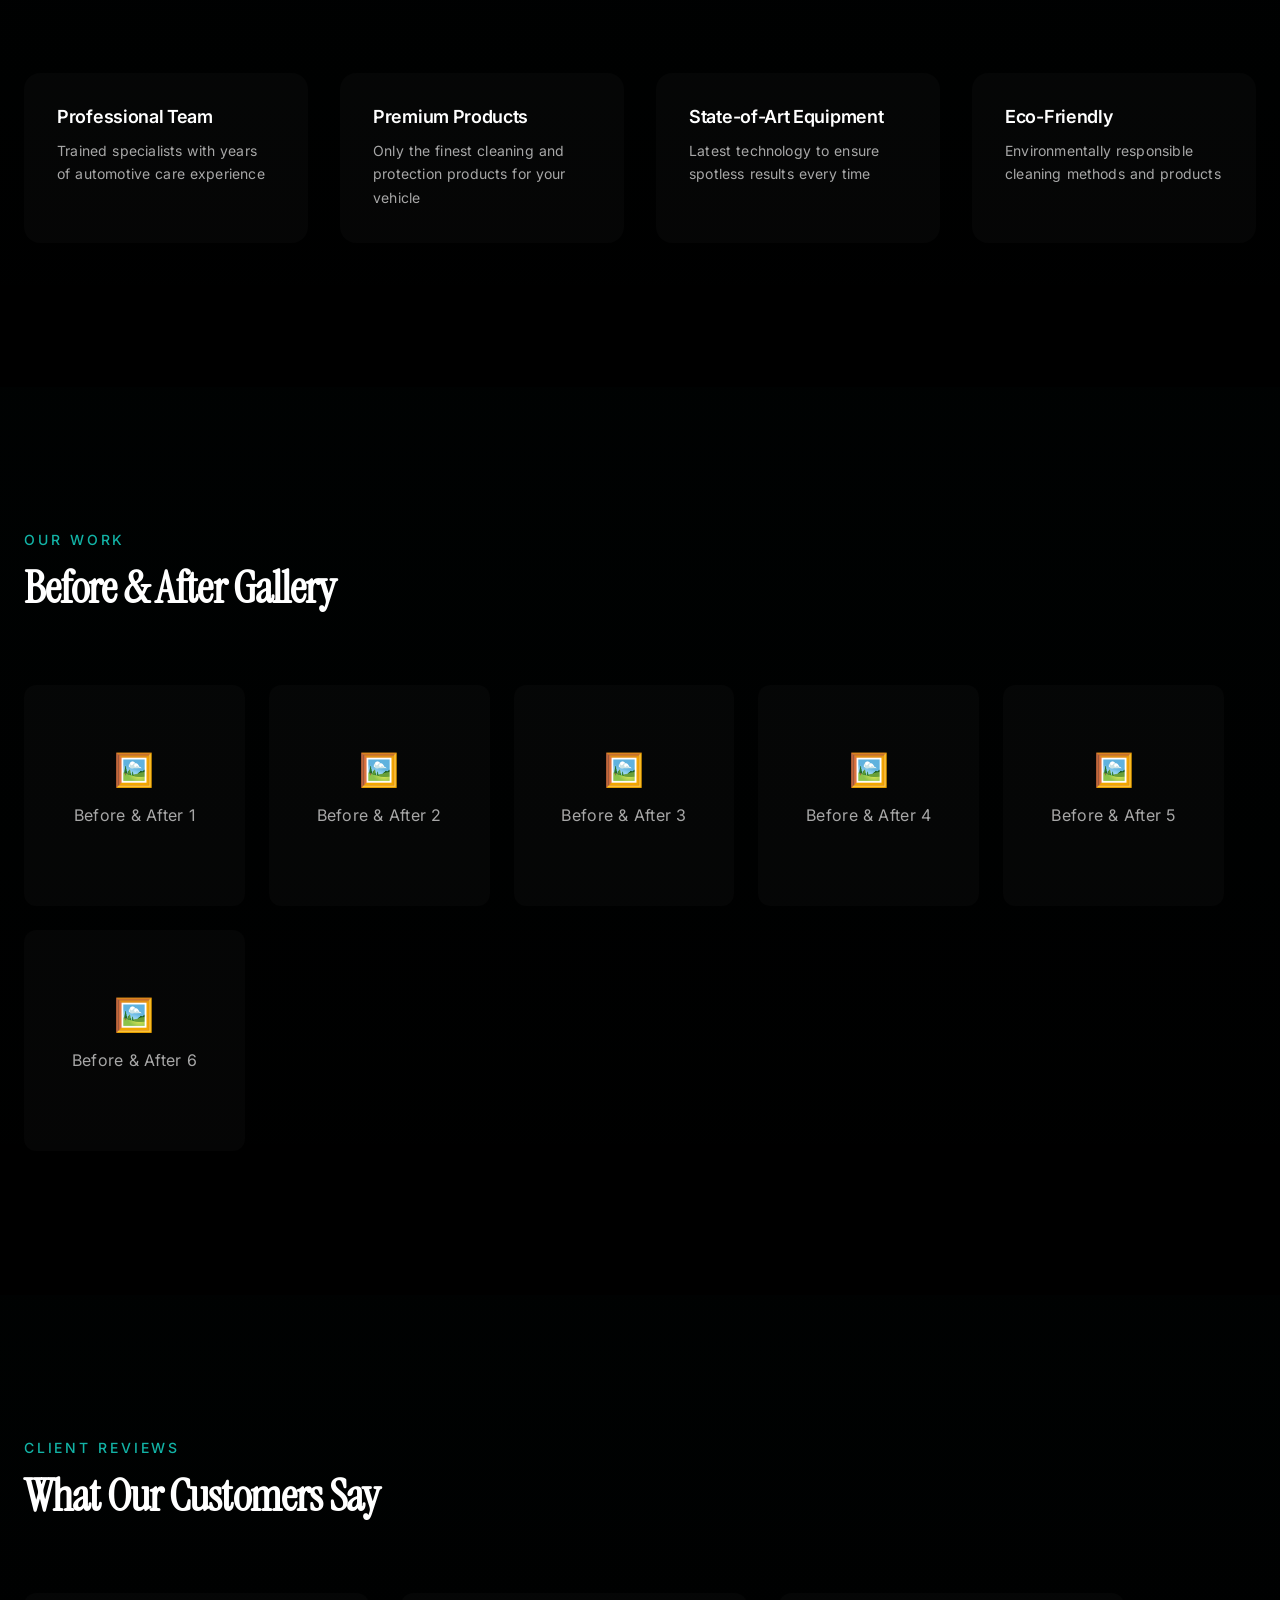
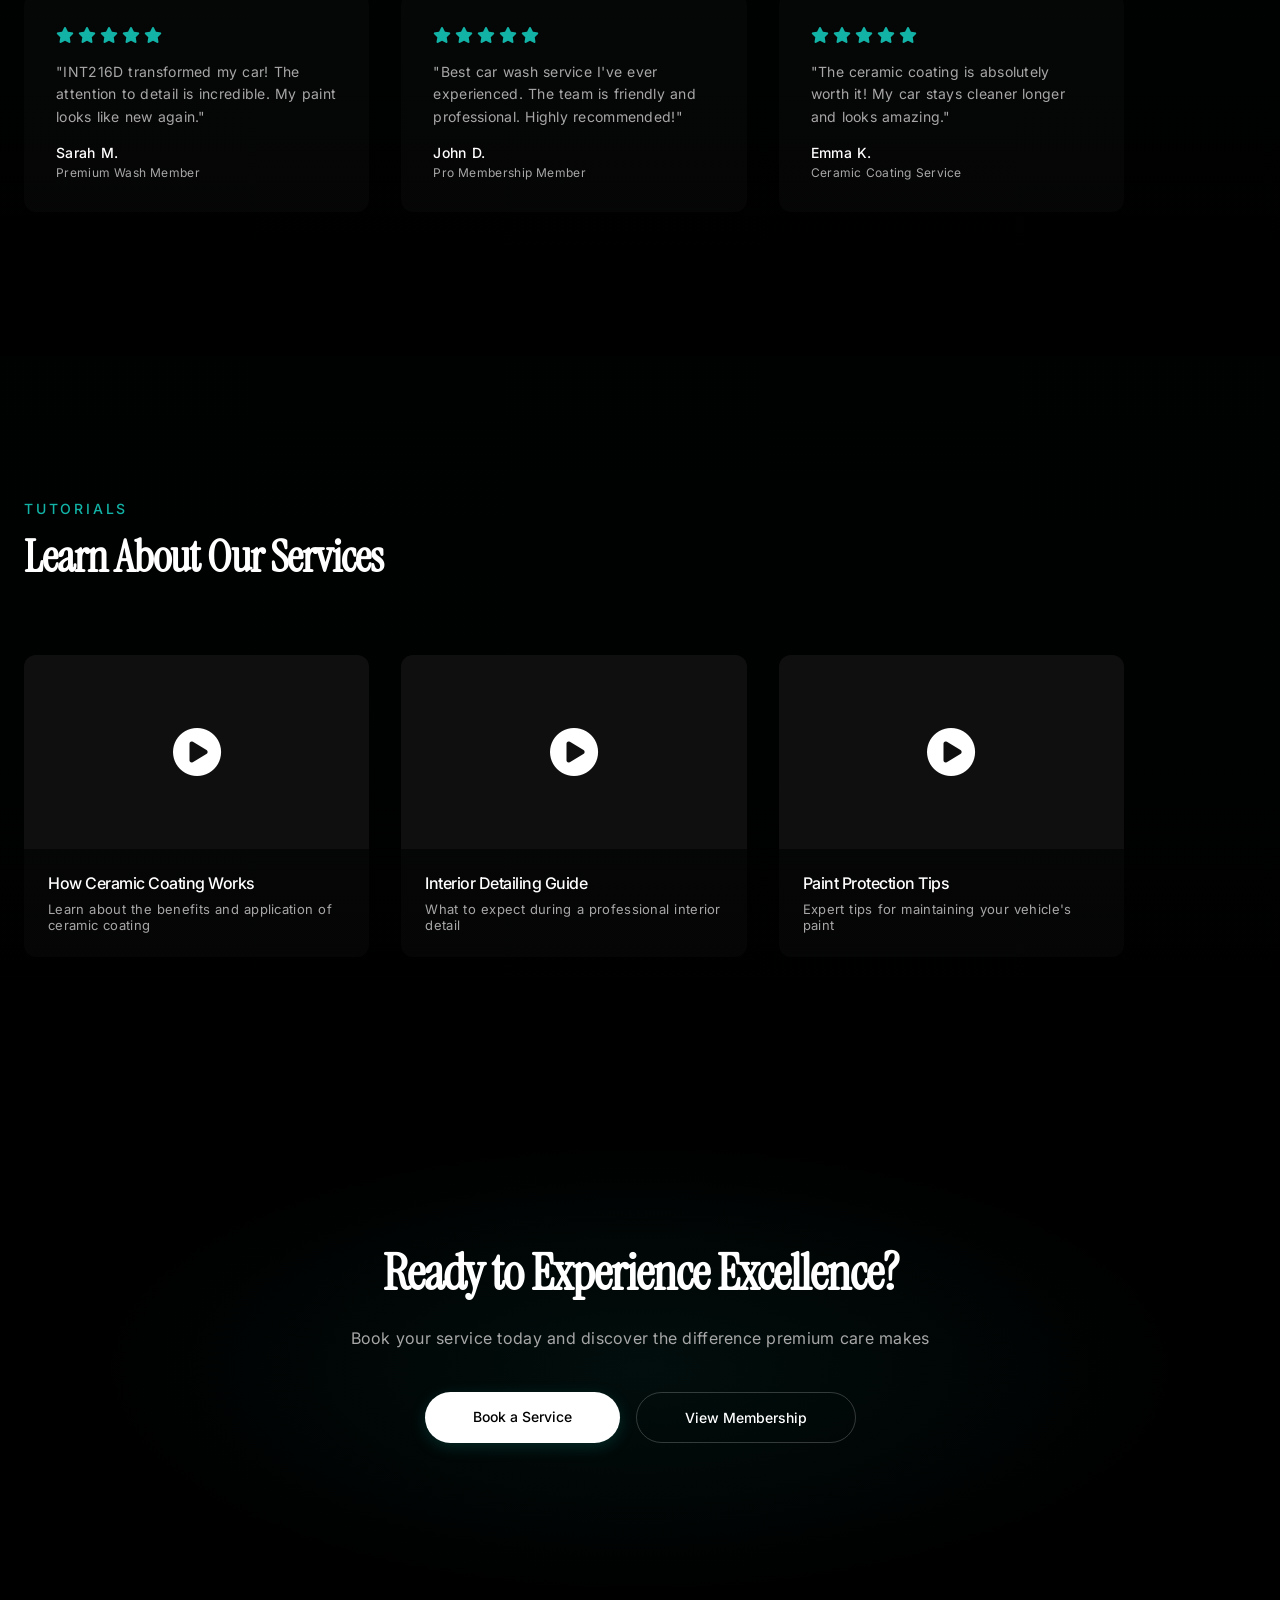
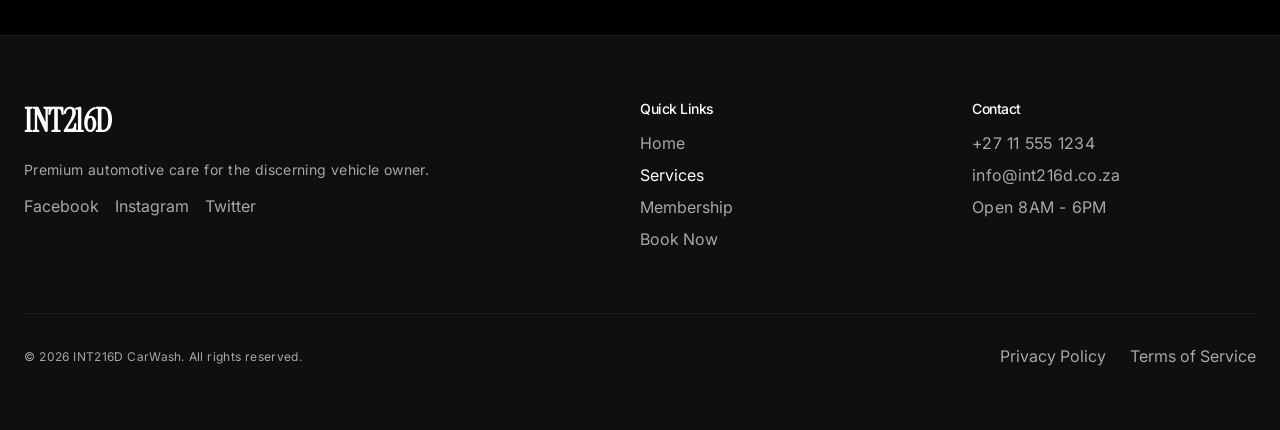
<file: app/services.html>
<!doctype html>
<html lang="en">
  <head>
    <meta charset="UTF-8" />
    <meta name="viewport" content="width=device-width, initial-scale=1.0" />
    <title>Our Services - INT216D CarWash</title>
    <link rel="icon" type="image/png" href="./public/images/logo.png" />
    <link rel="preconnect" href="https://fonts.googleapis.com" />
    <link rel="preconnect" href="https://fonts.gstatic.com" crossorigin />
    <link href="https://fonts.googleapis.com/css2?family=Instrument+Serif&family=Inter:wght@400;500;600&display=swap" rel="stylesheet" />
    <link rel="stylesheet" href="https://cdnjs.cloudflare.com/ajax/libs/font-awesome/6.5.2/css/all.min.css" integrity="sha512-SnH5WK+bZxgPHs44uWix+LLJAJ9/2PkPKZ5QiAj6Ta86w+fsb2TkR4j8U8U19+9F3R8v+0I4lQ5f6LQxK/5h2g==" crossorigin="anonymous" referrerpolicy="no-referrer" />
    <link rel="stylesheet" href="./styles.css" />
  </head>
  <body>
    <div class="site-shell">
      <nav id="main-nav" class="nav-pill">
        <a href="./index.html" class="brand">INT216D</a>
        <button
          id="menu-toggle-btn"
          class="menu-toggle-btn"
          type="button"
          aria-expanded="false"
          aria-controls="main-nav-links"
          aria-label="Open menu"
        >
          Menu
        </button>
        <div class="nav-links" id="main-nav-links">
          <a href="./index.html#services" class="nav-link">Services</a>
          <a href="./membership.html" class="nav-link nav-featured">Membership</a>
          <a href="./index.html#addons" class="nav-link">Pricing</a>
        </div>
        <button id="theme-toggle-btn" class="theme-toggle-btn" type="button" aria-label="Toggle light mode">
          Light
        </button>
        <a href="./login.html" id="login-btn" class="pill-btn login-btn">Login</a>
      </nav>

      <section id="hero" class="hero-section">
        <div id="hero-three" class="hero-bg"></div>
        <div class="hero-content">
          <div id="hero-title" class="hero-title">
            <div class="line-wrap"><h1 class="hero-line">Premium</h1></div>
            <div class="line-wrap"><h1 class="hero-line accent">Services</h1></div>
            <div class="line-wrap"><h1 class="hero-line">For Your Car</h1></div>
          </div>
          <p id="hero-subtitle" class="hero-subtitle">Comprehensive automotive care tailored to your needs</p>
          <a id="hero-cta" href="./book-bay-wash.html" class="hero-cta">Schedule a Service</a>
        </div>
      </section>

      <section id="services-detail" class="section" style="background: linear-gradient(180deg, rgba(18, 179, 166, 0.01) 0%, transparent 100%);">
        <div class="container">
          <div class="section-header">
            <p class="eyebrow">What We Offer</p>
            <h2>Complete Service Menu</h2>
          </div>

          <div class="services-grid">
            <div class="service-card">
              <div class="service-media">
                <img src="./public/images/service-exterior.jpg" alt="Exterior Wash" />
              </div>
              <div class="service-overlay"></div>
              <div class="service-copy">
                <p class="sub-eyebrow">Exterior</p>
                <h3>Premium Wash</h3>
                <p class="service-desc">Deep clean with professional-grade soaps and water pressure systems</p>
                <p class="price">From R399</p>
              </div>
            </div>

            <div class="service-card">
              <div class="service-media">
                <img src="./public/images/service-interior.jpg" alt="Interior Detail" />
              </div>
              <div class="service-overlay"></div>
              <div class="service-copy">
                <p class="sub-eyebrow">Interior</p>
                <h3>Interior Detail</h3>
                <p class="service-desc">Vacuum, sanitize, and refresh your vehicle's interior</p>
                <p class="price">From R599</p>
              </div>
            </div>

            <div class="service-card">
              <div class="service-media">
                <img src="./public/images/grid-1.jpg" alt="Ceramic Coating" />
              </div>
              <div class="service-overlay"></div>
              <div class="service-copy">
                <p class="sub-eyebrow">Protection</p>
                <h3>Ceramic Coating</h3>
                <p class="service-desc">Long-lasting protection against dirt, UV rays, and contaminants</p>
                <p class="price">From R2,499</p>
              </div>
            </div>

            <div class="service-card">
              <div class="service-media">
                <img src="./public/images/grid-2.jpg" alt="Wax & Polish" />
              </div>
              <div class="service-overlay"></div>
              <div class="service-copy">
                <p class="sub-eyebrow">Shine</p>
                <h3>Wax & Polish</h3>
                <p class="service-desc">Professional waxing and polishing for a showroom finish</p>
                <p class="price">From R749</p>
              </div>
            </div>
          </div>
        </div>
      </section>

      <section id="benefits" class="section" style="background: linear-gradient(180deg, rgba(18, 179, 166, 0.01) 0%, transparent 100%);">
        <div class="container">
          <div class="section-header">
            <p class="eyebrow">Why Choose Us</p>
            <h2>Quality & Excellence</h2>
          </div>

          <div class="benefits-grid">
            <div class="benefit-item">
              <h3>Professional Team</h3>
              <p>Trained specialists with years of automotive care experience</p>
            </div>
            <div class="benefit-item">
              <h3>Premium Products</h3>
              <p>Only the finest cleaning and protection products for your vehicle</p>
            </div>
            <div class="benefit-item">
              <h3>State-of-Art Equipment</h3>
              <p>Latest technology to ensure spotless results every time</p>
            </div>
            <div class="benefit-item">
              <h3>Eco-Friendly</h3>
              <p>Environmentally responsible cleaning methods and products</p>
            </div>
          </div>
        </div>
      </section>

      <section id="gallery" class="section" style="background: linear-gradient(180deg, rgba(18, 179, 166, 0.01) 0%, transparent 100%);">
        <div class="container">
          <div class="section-header">
            <p class="eyebrow">Our Work</p>
            <h2>Before & After Gallery</h2>
          </div>

          <div style="display: grid; grid-template-columns: repeat(auto-fit, minmax(200px, 1fr)); gap: 24px; max-width: 1200px;">
            <div style="aspect-ratio: 1; background: var(--panel); border-radius: 12px; display: flex; align-items: center; justify-content: center; color: var(--metallic);">
              <div style="text-align: center;">
                <div style="font-size: 32px; margin-bottom: 8px;">🖼️</div>
                <p>Before & After 1</p>
              </div>
            </div>
            <div style="aspect-ratio: 1; background: var(--panel); border-radius: 12px; display: flex; align-items: center; justify-content: center; color: var(--metallic);">
              <div style="text-align: center;">
                <div style="font-size: 32px; margin-bottom: 8px;">🖼️</div>
                <p>Before & After 2</p>
              </div>
            </div>
            <div style="aspect-ratio: 1; background: var(--panel); border-radius: 12px; display: flex; align-items: center; justify-content: center; color: var(--metallic);">
              <div style="text-align: center;">
                <div style="font-size: 32px; margin-bottom: 8px;">🖼️</div>
                <p>Before & After 3</p>
              </div>
            </div>
            <div style="aspect-ratio: 1; background: var(--panel); border-radius: 12px; display: flex; align-items: center; justify-content: center; color: var(--metallic);">
              <div style="text-align: center;">
                <div style="font-size: 32px; margin-bottom: 8px;">🖼️</div>
                <p>Before & After 4</p>
              </div>
            </div>
            <div style="aspect-ratio: 1; background: var(--panel); border-radius: 12px; display: flex; align-items: center; justify-content: center; color: var(--metallic);">
              <div style="text-align: center;">
                <div style="font-size: 32px; margin-bottom: 8px;">🖼️</div>
                <p>Before & After 5</p>
              </div>
            </div>
            <div style="aspect-ratio: 1; background: var(--panel); border-radius: 12px; display: flex; align-items: center; justify-content: center; color: var(--metallic);">
              <div style="text-align: center;">
                <div style="font-size: 32px; margin-bottom: 8px;">🖼️</div>
                <p>Before & After 6</p>
              </div>
            </div>
          </div>
        </div>
      </section>

      <section id="testimonials" class="section" style="background: linear-gradient(180deg, rgba(18, 179, 166, 0.01) 0%, transparent 100%);">
        <div class="container">
          <div class="section-header">
            <p class="eyebrow">Client Reviews</p>
            <h2>What Our Customers Say</h2>
          </div>

          <div style="display: grid; grid-template-columns: repeat(auto-fit, minmax(300px, 1fr)); gap: 32px; max-width: 1100px;">
            <div style="background: var(--panel); padding: 32px; border-radius: 12px;">
              <div style="display: flex; gap: 4px; margin-bottom: 16px;">
                <span style="color: var(--accent);"><i class="fa-solid fa-star" aria-hidden="true"></i></span>
                <span style="color: var(--accent);"><i class="fa-solid fa-star" aria-hidden="true"></i></span>
                <span style="color: var(--accent);"><i class="fa-solid fa-star" aria-hidden="true"></i></span>
                <span style="color: var(--accent);"><i class="fa-solid fa-star" aria-hidden="true"></i></span>
                <span style="color: var(--accent);"><i class="fa-solid fa-star" aria-hidden="true"></i></span>
              </div>
              <p style="margin: 0 0 16px; color: var(--metallic); font-size: 14px; line-height: 1.6;">
                "INT216D transformed my car! The attention to detail is incredible. My paint looks like new again."
              </p>
              <p style="margin: 0; font-size: 14px; font-weight: 500;">Sarah M.</p>
              <p style="margin: 4px 0 0; color: var(--metallic); font-size: 12px;">Premium Wash Member</p>
            </div>

            <div style="background: var(--panel); padding: 32px; border-radius: 12px;">
              <div style="display: flex; gap: 4px; margin-bottom: 16px;">
                <span style="color: var(--accent);"><i class="fa-solid fa-star" aria-hidden="true"></i></span>
                <span style="color: var(--accent);"><i class="fa-solid fa-star" aria-hidden="true"></i></span>
                <span style="color: var(--accent);"><i class="fa-solid fa-star" aria-hidden="true"></i></span>
                <span style="color: var(--accent);"><i class="fa-solid fa-star" aria-hidden="true"></i></span>
                <span style="color: var(--accent);"><i class="fa-solid fa-star" aria-hidden="true"></i></span>
              </div>
              <p style="margin: 0 0 16px; color: var(--metallic); font-size: 14px; line-height: 1.6;">
                "Best car wash service I've ever experienced. The team is friendly and professional. Highly recommended!"
              </p>
              <p style="margin: 0; font-size: 14px; font-weight: 500;">John D.</p>
              <p style="margin: 4px 0 0; color: var(--metallic); font-size: 12px;">Pro Membership Member</p>
            </div>

            <div style="background: var(--panel); padding: 32px; border-radius: 12px;">
              <div style="display: flex; gap: 4px; margin-bottom: 16px;">
                <span style="color: var(--accent);"><i class="fa-solid fa-star" aria-hidden="true"></i></span>
                <span style="color: var(--accent);"><i class="fa-solid fa-star" aria-hidden="true"></i></span>
                <span style="color: var(--accent);"><i class="fa-solid fa-star" aria-hidden="true"></i></span>
                <span style="color: var(--accent);"><i class="fa-solid fa-star" aria-hidden="true"></i></span>
                <span style="color: var(--accent);"><i class="fa-solid fa-star" aria-hidden="true"></i></span>
              </div>
              <p style="margin: 0 0 16px; color: var(--metallic); font-size: 14px; line-height: 1.6;">
                "The ceramic coating is absolutely worth it! My car stays cleaner longer and looks amazing."
              </p>
              <p style="margin: 0; font-size: 14px; font-weight: 500;">Emma K.</p>
              <p style="margin: 4px 0 0; color: var(--metallic); font-size: 12px;">Ceramic Coating Service</p>
            </div>
          </div>
        </div>
      </section>

      <section id="videos" class="section" style="background: linear-gradient(180deg, rgba(18, 179, 166, 0.01) 0%, transparent 100%);">
        <div class="container">
          <div class="section-header">
            <p class="eyebrow">Tutorials</p>
            <h2>Learn About Our Services</h2>
          </div>

          <div style="display: grid; grid-template-columns: repeat(auto-fit, minmax(300px, 1fr)); gap: 32px; max-width: 1100px;">
            <div style="background: var(--panel); border-radius: 12px; overflow: hidden; display: flex; flex-direction: column; height: 100%;">
              <div style="aspect-ratio: 16/9; background: var(--off-black); display: flex; align-items: center; justify-content: center; font-size: 48px;"><i class="fa-solid fa-circle-play" aria-hidden="true"></i></div>
              <div style="padding: 24px;">
                <h3 style="margin: 0 0 8px; font-size: 16px; font-weight: 500;">How Ceramic Coating Works</h3>
                <p style="margin: 0; color: var(--metallic); font-size: 13px;">Learn about the benefits and application of ceramic coating</p>
              </div>
            </div>

            <div style="background: var(--panel); border-radius: 12px; overflow: hidden; display: flex; flex-direction: column; height: 100%;">
              <div style="aspect-ratio: 16/9; background: var(--off-black); display: flex; align-items: center; justify-content: center; font-size: 48px;"><i class="fa-solid fa-circle-play" aria-hidden="true"></i></div>
              <div style="padding: 24px;">
                <h3 style="margin: 0 0 8px; font-size: 16px; font-weight: 500;">Interior Detailing Guide</h3>
                <p style="margin: 0; color: var(--metallic); font-size: 13px;">What to expect during a professional interior detail</p>
              </div>
            </div>

            <div style="background: var(--panel); border-radius: 12px; overflow: hidden; display: flex; flex-direction: column; height: 100%;">
              <div style="aspect-ratio: 16/9; background: var(--off-black); display: flex; align-items: center; justify-content: center; font-size: 48px;"><i class="fa-solid fa-circle-play" aria-hidden="true"></i></div>
              <div style="padding: 24px;">
                <h3 style="margin: 0 0 8px; font-size: 16px; font-weight: 500;">Paint Protection Tips</h3>
                <p style="margin: 0; color: var(--metallic); font-size: 13px;">Expert tips for maintaining your vehicle's paint</p>
              </div>
            </div>
          </div>
        </div>
      </section>

      <section id="cta" class="section booking-section">
        <div class="booking-gradient"></div>
        <div class="container booking-content">
          <h2>Ready to Experience Excellence?</h2>
          <p class="desc">Book your service today and discover the difference premium care makes</p>
          <div class="booking-btn-row">
            <a href="./book-bay-wash.html" class="pill-btn btn-primary">Book a Service</a>
            <a href="./membership.html" class="pill-btn btn-outline">View Membership</a>
          </div>
        </div>
      </section>

      <section id="footer" class="footer-section">
        <div class="iridescent-wrap">
          <canvas id="iridescent-canvas"></canvas>
        </div>
        <div class="container footer-content">
          <div class="footer-grid">
            <div class="footer-col wide">
              <h3 class="footer-brand">INT216D</h3>
              <p class="footer-blurb">Premium automotive care for the discerning vehicle owner.</p>
              <div class="inline-links">
                <a href="#" class="footer-link">Facebook</a>
                <a href="#" class="footer-link">Instagram</a>
                <a href="#" class="footer-link">Twitter</a>
              </div>
            </div>
            <div class="footer-col">
              <h4 class="footer-col-title">Quick Links</h4>
              <div class="footer-col-list">
                <a href="./index.html" class="footer-text-link">Home</a>
                <a href="./services.html" class="footer-text-link is-active">Services</a>
                <a href="./membership.html" class="footer-text-link">Membership</a>
                <a href="./book-bay-wash.html" class="footer-text-link">Book Now</a>
              </div>
            </div>
            <div class="footer-col">
              <h4 class="footer-col-title">Contact</h4>
              <div class="footer-col-list">
                <p class="footer-link" style="cursor: default; margin: 0;">+27 11 555 1234</p>
                <p class="footer-link" style="cursor: default; margin: 0;">info@int216d.co.za</p>
                <p class="footer-link" style="cursor: default; margin: 0;">Open 8AM - 6PM</p>
              </div>
            </div>
          </div>
          <div class="footer-bottom">
            <p class="footer-copy">&copy; 2024 INT216D CarWash. All rights reserved.</p>
            <div class="footer-bottom-links">
              <a href="#" class="footer-text-link">Privacy Policy</a>
              <a href="#" class="footer-text-link">Terms of Service</a>
            </div>
          </div>
        </div>
      </section>
    </div>

    <script type="module" src="./script-pages.js"></script>
  </body>
</html>
</file>
<file: app/styles.css>
:root {
  --obsidian: #000000;
  --off-black: #0f0f0f;
  --ink: #ffffff;
  --metallic: #a7a7a7;
  --accent: #12b3a6;
  --panel: rgba(255, 255, 255, 0.02);
  --panel-border: rgba(255, 255, 255, 0.05);
  --surface-strong: #ffffff;
  --surface-strong-text: #000000;
  --nav-border: rgba(255, 255, 255, 0.05);
  --nav-bg: rgba(15, 15, 15, 0.6);
  --hero-bg-fill: #000000;
  --service-overlay-start: rgba(0, 0, 0, 0.9);
  --service-overlay-mid: rgba(0, 0, 0, 0.4);
  --experience-overlay-start: rgba(0, 0, 0, 0.85);
  --experience-overlay-mid: rgba(0, 0, 0, 0.6);
  --line-divider: rgba(255, 255, 255, 0.08);
  --footer-divider: rgba(255, 255, 255, 0.05);
  --booking-gradient-core: rgba(18, 179, 166, 0.08);
  --outline-border: rgba(255, 255, 255, 0.2);
  --card-glass: rgba(15, 15, 15, 0.9);
  --card-glass-border: rgba(255, 255, 255, 0.08);
  --feature-dot-bg: rgba(18, 179, 166, 0.2);
  --feature-dot-border: rgba(18, 179, 166, 0.65);
  --feature-pill-bg: rgba(255, 255, 255, 0.1);
  --panel-hover: rgba(255, 255, 255, 0.05);
}

:root[data-theme="light"] {
  --obsidian: #fffaf0;
  --off-black: #f5ead7;
  --ink: #2f2418;
  --metallic: #7a6856;
  --accent: #b88a44;
  --panel: rgba(255, 252, 245, 0.84);
  --panel-border: rgba(122, 104, 86, 0.22);
  --surface-strong: #2f2418;
  --surface-strong-text: #fff9ef;
  --nav-border: rgba(122, 104, 86, 0.22);
  --nav-bg: rgba(255, 248, 236, 0.78);
  --hero-bg-fill: #f7ebd8;
  --service-overlay-start: rgba(255, 249, 239, 0.92);
  --service-overlay-mid: rgba(255, 249, 239, 0.55);
  --experience-overlay-start: rgba(255, 248, 235, 0.9);
  --experience-overlay-mid: rgba(255, 244, 224, 0.68);
  --line-divider: rgba(122, 104, 86, 0.2);
  --footer-divider: rgba(122, 104, 86, 0.22);
  --booking-gradient-core: rgba(184, 138, 68, 0.14);
  --outline-border: rgba(122, 104, 86, 0.35);
  --card-glass: rgba(255, 250, 240, 0.86);
  --card-glass-border: rgba(122, 104, 86, 0.24);
  --feature-dot-bg: rgba(184, 138, 68, 0.2);
  --feature-dot-border: rgba(184, 138, 68, 0.65);
  --feature-pill-bg: rgba(184, 138, 68, 0.12);
  --panel-hover: rgba(245, 234, 215, 0.96);
}

* {
  box-sizing: border-box;
}

html,
body {
  margin: 0;
  padding: 0;
  overflow-x: hidden;
  background: var(--obsidian);
  color: var(--ink);
  font-family: Inter, sans-serif;
  scroll-behavior: auto;
}

a {
  color: inherit;
  text-decoration: none;
}

.site-shell {
  min-height: 100vh;
  background: var(--obsidian);
}

.container {
  width: 100%;
  max-width: 1280px;
  margin: 0 auto;
  padding: 0 24px;
}

.section {
  position: relative;
  width: 100%;
  padding: 15vh 0;
}

.nav-pill {
  position: fixed;
  top: 24px;
  left: 50%;
  transform: translateX(-50%);
  z-index: 100;
  display: flex;
  align-items: center;
  gap: 32px;
  height: 60px;
  padding: 12px 24px;
  border-radius: 100px;
  border: 1px solid var(--nav-border);
  background: var(--nav-bg);
  backdrop-filter: blur(10px);
  -webkit-backdrop-filter: blur(10px);
  transition: background 0.5s ease;
}

.brand {
  font-family: "Instrument Serif", serif;
  font-size: 1.125rem;
  color: var(--ink);
  white-space: nowrap;
}

.nav-links {
  display: flex;
  align-items: center;
  gap: 24px;
}

.nav-link {
  font-size: 0.875rem;
  font-weight: 500;
  color: var(--metallic);
  transition: color 0.3s ease;
}

.nav-link:hover {
  color: var(--ink);
}

.nav-featured {
  color: var(--accent);
  font-weight: 600;
  position: relative;
}

.nav-featured::after {
  content: '';
  position: absolute;
  bottom: -2px;
  left: 50%;
  transform: translateX(-50%);
  width: 6px;
  height: 6px;
  border-radius: 50%;
  background: var(--accent);
}

.nav-featured:hover {
  color: var(--accent);
  opacity: 0.8;
}

.pill-btn,
.hero-cta,
button {
  border-radius: 100px;
  border: 0;
  cursor: pointer;
  transition: transform 0.3s ease, box-shadow 0.3s ease, border-color 0.3s ease;
}

.pill-btn:hover,
.hero-cta:hover,
button:hover {
  transform: scale(1.05);
  box-shadow: 0 8px 24px rgba(18, 179, 166, 0.3);
}

.login-btn {
  padding: 8px 20px;
  background: var(--surface-strong);
  color: var(--surface-strong-text);
  font-size: 13px;
  font-weight: 500;
  white-space: nowrap;
}

.theme-toggle-btn {
  padding: 8px 16px;
  border-radius: 100px;
  border: 1px solid var(--nav-border);
  background: rgba(255, 255, 255, 0.06);
  color: var(--ink);
  font-size: 12px;
  font-weight: 600;
  letter-spacing: 0.02em;
}

:root[data-theme="light"] .theme-toggle-btn {
  background: rgba(122, 104, 86, 0.08);
}

.menu-toggle-btn {
  display: none;
  padding: 8px 14px;
  border-radius: 100px;
  border: 1px solid var(--nav-border);
  background: rgba(255, 255, 255, 0.06);
  color: var(--ink);
  font-size: 12px;
  font-weight: 600;
  letter-spacing: 0.02em;
}

:root[data-theme="light"] .menu-toggle-btn {
  background: rgba(122, 104, 86, 0.08);
}

.hero-section {
  position: relative;
  height: 100vh;
  overflow: hidden;
}

.hero-bg {
  position: absolute;
  inset: 0;
  z-index: 0;
  background: var(--hero-bg-fill);
  opacity: 0;
  transition: opacity 2.5s ease-in-out;
}

.hero-bg.loaded {
  opacity: 1;
}

.hero-content {
  position: relative;
  z-index: 2;
  display: flex;
  flex-direction: column;
  align-items: center;
  justify-content: center;
  height: 100%;
  padding: 0 24px;
  perspective: 1000px;
}

.hero-title {
  text-align: center;
}

.line-wrap {
  overflow: hidden;
}

.hero-line {
  margin: 0;
  font-family: "Instrument Serif", serif;
  font-size: clamp(48px, 7vw, 112px);
  letter-spacing: -3.36px;
  line-height: 0.9;
}

.hero-line.accent,
.eyebrow,
.price,
.price-month,
.accent {
  color: var(--accent);
}

.hero-subtitle {
  margin-top: 32px;
  max-width: 420px;
  color: var(--metallic);
  text-align: center;
  line-height: 1.5;
  opacity: 0;
}

.hero-cta {
  margin-top: 40px;
  display: inline-block;
  padding: 14px 40px;
  background: var(--surface-strong);
  color: var(--surface-strong-text);
  font-size: 14px;
  font-weight: 500;
  opacity: 0;
}

.section-header {
  margin-bottom: 64px;
}

.eyebrow {
  margin: 0 0 16px;
  font-size: 0.875rem;
  font-weight: 500;
  text-transform: uppercase;
  letter-spacing: 0.2em;
}

.section-header h2 {
  margin: 0;
  font-family: "Instrument Serif", serif;
  font-size: clamp(36px, 3.5vw, 56px);
  line-height: 1.1;
  letter-spacing: -0.96px;
}

.services-grid {
  display: grid;
  grid-template-columns: repeat(2, minmax(0, 1fr));
  gap: 32px;
}

.service-card {
  position: relative;
  overflow: hidden;
  border-radius: 20px;
  cursor: pointer;
}

.service-media {
  position: relative;
  aspect-ratio: 3 / 4;
  overflow: hidden;
  border-radius: 20px;
}

.service-media img {
  width: 100%;
  height: 100%;
  object-fit: cover;
  transition: transform 0.7s ease;
}

.service-card:hover .service-media img {
  transform: scale(1.05);
  box-shadow: 0 8px 24px rgba(18, 179, 166, 0.3);
}

.service-overlay {
  position: absolute;
  inset: 0;
  background: linear-gradient(to top, var(--service-overlay-start) 0%, var(--service-overlay-mid) 40%, transparent 70%);
}

.service-copy {
  position: absolute;
  left: 0;
  right: 0;
  bottom: 0;
  padding: 32px;
}

.sub-eyebrow {
  margin: 0 0 8px;
  font-size: 12px;
  font-weight: 500;
  text-transform: uppercase;
  letter-spacing: 0.2em;
  color: var(--accent);
}

.service-copy h3 {
  margin: 0 0 12px;
  font-family: "Instrument Serif", serif;
  font-size: clamp(28px, 2.5vw, 40px);
  line-height: 1.1;
}

.service-desc {
  margin: 0 0 16px;
  font-size: 14px;
  color: var(--metallic);
  line-height: 1.6;
}

.feature-row {
  margin-bottom: 16px;
  display: flex;
  flex-wrap: wrap;
  gap: 8px;
}

.feature-pill {
  padding: 4px 12px;
  border-radius: 100px;
  font-size: 12px;
  color: var(--metallic);
  background: var(--feature-pill-bg);
}

.price {
  margin: 0;
  font-size: 16px;
  font-weight: 500;
  color: var(--ink);
}

.method-grid {
  margin-top: 80px;
  display: grid;
  grid-template-columns: repeat(5, minmax(0, 1fr));
  gap: 16px;
}

.method-card,
.package-card,
.addon-card,
.tier-card {
  background: var(--panel);
  border: 1px solid var(--panel-border);
  border-radius: 12px;
  transition: background 0.3s ease;
}

.method-card {
  padding: 24px;
  text-align: center;
}

.method-card:hover,
.package-card:hover,
.addon-card:hover,
.tier-card:hover {
  background: var(--panel-hover);
}

.method-name {
  margin: 0 0 4px;
  font-size: 14px;
  font-weight: 500;
}

.method-desc {
  margin: 0;
  font-size: 12px;
  color: var(--metallic);
}

.experience-section {
  position: relative;
  width: 100%;
  background: var(--off-black);
}

.experience-stage {
  position: relative;
  width: 100%;
  height: 100vh;
  overflow: hidden;
  display: grid;
  place-items: center;
}

.experience-grid {
  position: absolute;
  inset: 0;
  display: grid;
  grid-template-columns: repeat(5, 1fr);
  grid-template-rows: repeat(3, 1fr);
  gap: 8px;
  padding: 16px;
}

.grid-image {
  position: relative;
  overflow: hidden;
  border-radius: 12px;
}

.grid-image-inner {
  width: 100%;
  height: 100%;
  background-size: cover;
  background-position: center;
  border-radius: 12px;
}

.grid-image--center {
  grid-column: 2 / span 2;
  grid-row: 2;
}

.experience-overlay {
  position: absolute;
  inset: 0;
  z-index: 20;
  display: flex;
  align-items: center;
  justify-content: center;
  background: linear-gradient(to right, var(--experience-overlay-start) 0%, var(--experience-overlay-mid) 100%);
  opacity: 0;
  transform: translateX(100%);
}

.experience-columns {
  width: 100%;
  max-width: 1280px;
  display: grid;
  grid-template-columns: repeat(2, minmax(0, 1fr));
  gap: 64px;
  padding: 0 32px;
}

.exp-title {
  margin: 0 0 24px;
  font-family: "Instrument Serif", serif;
  font-size: clamp(32px, 3vw, 48px);
  line-height: 1.1;
}

.exp-desc {
  margin: 0 0 32px;
  font-size: 14px;
  color: var(--metallic);
  line-height: 1.7;
}

.exp-meta {
  display: flex;
  justify-content: space-between;
  align-items: center;
  padding: 12px 0;
  border-bottom: 1px solid var(--line-divider);
}

.exp-meta-label {
  color: var(--metallic);
  font-size: 14px;
}

.exp-meta-value {
  font-size: 14px;
  font-weight: 500;
}

.package-grid {
  display: grid;
  grid-template-columns: repeat(3, minmax(0, 1fr));
  gap: 16px;
  margin-bottom: 80px;
}

.package-card {
  padding: 24px;
  cursor: pointer;
}

.package-head {
  display: flex;
  justify-content: space-between;
  align-items: flex-start;
  gap: 12px;
  margin-bottom: 12px;
}

.package-name {
  margin: 0;
  font-size: 16px;
  font-weight: 500;
}

.package-mode {
  padding: 4px 8px;
  border-radius: 100px;
  background: rgba(18, 179, 166, 0.15);
  color: var(--accent);
  font-size: 12px;
}

.package-desc {
  margin: 0 0 12px;
  color: var(--metallic);
  font-size: 12px;
}

.subhead {
  margin: 0 0 32px;
  font-family: "Instrument Serif", serif;
  font-size: 28px;
  line-height: 1.2;
}

.addons-grid {
  display: grid;
  grid-template-columns: repeat(3, minmax(0, 1fr));
  gap: 16px;
}

.addon-card {
  padding: 20px;
  display: flex;
  justify-content: space-between;
  gap: 16px;
  align-items: center;
  cursor: pointer;
}

.addon-name {
  margin: 0;
  font-size: 14px;
  font-weight: 500;
}

.addon-desc {
  margin: 4px 0 0;
  color: var(--metallic);
  font-size: 12px;
}

.membership-section {
  min-height: 100vh;
  overflow: hidden;
}

.beam-canvas {
  position: absolute;
  inset: 0;
  width: 100%;
  height: 100%;
  pointer-events: none;
  z-index: 0;
}

.membership-content {
  position: relative;
  z-index: 10;
  display: flex;
  flex-direction: column;
  align-items: center;
  justify-content: center;
  min-height: 70vh;
}

.membership-card {
  width: 100%;
  max-width: 520px;
  padding: 40px;
  text-align: center;
  background: var(--card-glass);
  border: 1px solid var(--card-glass-border);
  border-radius: 20px;
  backdrop-filter: blur(20px);
}

.card-title {
  margin: 0 0 16px;
  font-family: "Instrument Serif", serif;
  font-size: clamp(32px, 3vw, 48px);
  line-height: 1.1;
}

.card-desc {
  margin: 0 0 32px;
  color: var(--metallic);
  line-height: 1.6;
  font-size: 14px;
}

.price-row {
  margin-bottom: 32px;
}

.price-main {
  font-family: "Instrument Serif", serif;
  font-size: 56px;
  line-height: 1;
  color: var(--accent);
}

.price-month {
  color: var(--metallic);
  font-size: 14px;
}

.feature-list {
  margin: 0 0 40px;
  text-align: left;
}

.feature-item {
  display: flex;
  align-items: center;
  gap: 12px;
  margin-bottom: 12px;
}

.feature-dot {
  flex: 0 0 16px;
  width: 16px;
  height: 16px;
  border-radius: 50%;
  background: var(--feature-dot-bg);
  border: 1px solid var(--feature-dot-border);
}

.join-btn {
  width: 100%;
  padding: 14px 32px;
  background: var(--surface-strong);
  color: var(--surface-strong-text);
  font-size: 14px;
  font-weight: 500;
}

.tiers-grid {
  width: 100%;
  max-width: 840px;
  margin-top: 64px;
  display: grid;
  grid-template-columns: repeat(5, minmax(0, 1fr));
  gap: 16px;
}

.tier-card {
  padding: 16px;
  text-align: center;
}

.tier-name {
  margin: 0 0 4px;
  font-size: 14px;
  font-weight: 500;
}

.tier-price {
  margin: 0 0 4px;
  font-size: 12px;
  color: var(--accent);
}

.tier-discount {
  margin: 0;
  font-size: 12px;
  color: var(--metallic);
}

.booking-section {
  overflow: hidden;
}

.booking-gradient {
  position: absolute;
  inset: 0;
  pointer-events: none;
  background: radial-gradient(ellipse at center, var(--booking-gradient-core) 0%, transparent 60%);
}

.booking-content {
  position: relative;
  z-index: 10;
  text-align: center;
  max-width: 900px;
}

.booking-content h2 {
  margin: 0 0 24px;
  font-family: "Instrument Serif", serif;
  font-size: clamp(36px, 4vw, 64px);
  line-height: 1.1;
  letter-spacing: -1px;
}

.booking-content .desc {
  margin: 0 auto 40px;
  max-width: 640px;
  color: var(--metallic);
  line-height: 1.7;
}

.booking-btn-row {
  display: flex;
  justify-content: center;
  gap: 16px;
  margin-bottom: 48px;
}

.btn-primary {
  padding: 16px 48px;
  background: var(--surface-strong);
  color: var(--surface-strong-text);
  font-weight: 500;
  font-size: 14px;
}

.btn-outline {
  padding: 16px 48px;
  background: transparent;
  color: var(--ink);
  border: 1px solid var(--outline-border);
  font-weight: 500;
  font-size: 14px;
}

.steps-grid {
  margin: 0 auto;
  max-width: 760px;
  display: grid;
  grid-template-columns: repeat(4, minmax(0, 1fr));
  gap: 24px;
}

.step-num {
  display: block;
  margin-bottom: 8px;
  font-family: "Instrument Serif", serif;
  font-size: 32px;
  line-height: 1;
  color: var(--accent);
}

.step-label {
  margin: 0 0 4px;
  font-size: 14px;
  font-weight: 500;
}

.step-desc {
  margin: 0;
  font-size: 12px;
  color: var(--metallic);
}

.footer-section {
  position: relative;
  width: 100%;
  background: var(--off-black);
}

.iridescent-wrap {
  display: none;
}

#iridescent-canvas {
  position: absolute;
  inset: 0;
  width: 100%;
  height: 100%;
}

.footer-content {
  padding-top: 80px;
  position: relative;
  z-index: 10;
  padding-top: 64px;
  padding-bottom: 64px;
  border-top: 1px solid var(--footer-divider);
}

.footer-grid {
  display: grid;
  grid-template-columns: 2fr 1fr 1fr;
  gap: 48px;
}

.footer-brand {
  margin: 0 0 16px;
  font-family: "Instrument Serif", serif;
  font-size: 2rem;
}

.footer-blurb {
  max-width: 420px;
  font-size: 14px;
  line-height: 1.7;
  color: var(--metallic);
}

.inline-links {
  display: flex;
  gap: 16px;
}

.footer-link,
.footer-text-link {
  color: var(--metallic);
  transition: color 0.3s ease;
}

.footer-link:hover,
.footer-text-link:hover {
  color: var(--accent);
}

.footer-text-link.is-active {
  color: var(--ink);
}

.footer-col-title {
  margin: 0 0 16px;
  font-size: 14px;
  font-weight: 500;
}

.footer-col-list {
  display: grid;
  gap: 12px;
}

.footer-bottom {
  margin-top: 64px;
  padding-top: 32px;
  border-top: 1px solid var(--footer-divider);
  display: flex;
  justify-content: space-between;
  align-items: center;
  gap: 16px;
}

.footer-copy {
  margin: 0;
  color: var(--metallic);
  font-size: 12px;
}

.footer-bottom-links {
  display: flex;
  gap: 24px;
}

@media (max-width: 1024px) {
  .nav-pill {
    width: calc(100vw - 48px);
    max-width: 1100px;
    gap: 18px;
    padding: 10px 16px;
  }

  .nav-links {
    gap: 14px;
  }

  .services-grid,
  .experience-columns,
  .package-grid,
  .addons-grid {
    grid-template-columns: repeat(2, minmax(0, 1fr));
  }

  .method-grid {
    grid-template-columns: repeat(3, minmax(0, 1fr));
  }

  .tiers-grid {
    grid-template-columns: repeat(3, minmax(0, 1fr));
  }

  .footer-grid {
    grid-template-columns: 1fr 1fr;
  }
}

@media (max-width: 768px) {
  .nav-pill {
    width: calc(100vw - 24px);
    flex-wrap: wrap;
    top: 12px;
    justify-content: space-between;
    gap: 12px;
    padding: 12px 16px;
    height: auto;
    border-radius: 20px;
  }

  .menu-toggle-btn {
    display: inline-flex;
    align-items: center;
    justify-content: center;
  }

  .nav-links {
    display: none;
    width: 100%;
    order: 10;
    padding-top: 6px;
    border-top: 1px solid var(--nav-border);
    opacity: 0;
    transform: translateY(-6px);
    transition: opacity 0.25s ease, transform 0.25s ease;
  }

  .nav-pill.menu-open .nav-links {
    display: grid;
    grid-template-columns: 1fr;
    gap: 8px;
    opacity: 1;
    transform: translateY(0);
  }

  .nav-pill.menu-open .nav-link {
    color: var(--ink);
    padding: 10px 12px;
    border-radius: 12px;
    background: var(--panel);
    border: 1px solid var(--panel-border);
  }

  .nav-pill.menu-open .nav-link:hover {
    background: var(--panel-hover);
  }

  .theme-toggle-btn {
    padding: 8px 12px;
    font-size: 11px;
  }

  .section {
    padding: 12vh 0;
  }

  .services-grid,
  .experience-columns,
  .package-grid,
  .addons-grid,
  .steps-grid,
  .footer-grid {
    grid-template-columns: 1fr;
  }

  .method-grid,
  .tiers-grid {
    grid-template-columns: repeat(2, minmax(0, 1fr));
  }

  .booking-btn-row {
    flex-direction: column;
  }

  .btn-primary,
  .btn-outline {
    width: 100%;
  }

  .experience-grid {
    grid-template-columns: repeat(3, 1fr);
    grid-template-rows: repeat(4, 1fr);
  }

  .grid-image--center {
    grid-column: 1 / span 3;
    grid-row: 2 / span 2;
  }

  .footer-bottom {
    flex-direction: column;
    align-items: flex-start;
  }

  .footer-bottom-links {
    flex-wrap: wrap;
    gap: 12px;
  }

  .hero-line {
    font-size: clamp(36px, 6vw, 56px) !important;
  }

  .section-header h2 {
    font-size: clamp(28px, 5vw, 48px);
  }

  .benefit-item {
    padding: 24px;
    border-radius: 14px;
  }

  .benefits-grid {
    grid-template-columns: 1fr;
  }
}

.benefits-grid {
  display: grid;
  grid-template-columns: repeat(auto-fit, minmax(280px, 1fr));
  gap: 32px;
}

.benefit-item {
  padding: 32px;
  background: var(--panel);
  border-radius: 16px;
  transition: all 0.4s cubic-bezier(0.4, 0, 0.2, 1);
  border: 1px solid transparent;
  position: relative;
  overflow: hidden;
}

.benefit-item::before {
  content: '';
  position: absolute;
  top: 0;
  left: 0;
  right: 0;
  height: 3px;
  background: linear-gradient(90deg, var(--accent), transparent);
  transform: scaleX(0);
  transform-origin: left;
  transition: transform 0.4s ease;
}

.benefit-item:hover {
  background: var(--panel-hover);
  transform: translateY(-4px);
  box-shadow: 0 12px 32px rgba(18, 179, 166, 0.1);
}

.benefit-item:hover::before {
  transform: scaleX(1);
}

.benefit-item h3 {
  margin: 0 0 12px;
  font-size: 18px;
  font-weight: 600;
  letter-spacing: -0.3px;
}

.benefit-item p {
  margin: 0;
  color: var(--metallic);
  font-size: 14px;
  line-height: 1.7;
  letter-spacing: 0.2px;
}

/* Form Styling */
input[type="text"],
input[type="email"],
input[type="tel"],
textarea,
select {
  transition: all 0.3s ease;
  font-weight: 500;
}

input[type="text"]:focus,
input[type="email"]:focus,
input[type="tel"]:focus,
textarea:focus,
select:focus {
  outline: none;
  box-shadow: 0 0 0 2px var(--accent);
  border-color: var(--accent);
  transform: scale(1.02);
}

/* Enhanced Button Styling */
.pill-btn,
.hero-cta,
button {
  position: relative;
  overflow: hidden;
  transition: all 0.3s cubic-bezier(0.4, 0, 0.2, 1);
}

.pill-btn::before,
button::before {
  content: '';
  position: absolute;
  top: 50%;
  left: 50%;
  width: 0;
  height: 0;
  border-radius: 50%;
  background: rgba(255, 255, 255, 0.2);
  transform: translate(-50%, -50%);
  transition: width 0.6s, height 0.6s;
}

.pill-btn:hover::before,
button:hover::before {
  width: 300px;
  height: 300px;
}

/* Service Cards Enhancement */
.service-card {
  position: relative;
  overflow: hidden;
  border-radius: 20px;
  cursor: pointer;
  box-shadow: 0 8px 24px rgba(0, 0, 0, 0.1);
  transition: all 0.4s ease;
}

.service-card:hover {
  transform: translateY(-8px);
  box-shadow: 0 16px 40px rgba(18, 179, 166, 0.2);
}

/* Card Styling */
.membership-card {
  position: relative;
  transition: all 0.4s cubic-bezier(0.4, 0, 0.2, 1);
  box-shadow: 0 8px 24px rgba(0, 0, 0, 0.08);
}

.membership-card:hover {
  transform: translateY(-8px);
  box-shadow: 0 20px 48px rgba(18, 179, 166, 0.15);
}

/* Section Spacing Improvements */
.section {
  position: relative;
  width: 100%;
  padding: 16vh 0;
}

.section-header {
  margin-bottom: 72px;
  animation: fadeInUp 0.8s ease-out;
}

@keyframes fadeInUp {
  from {
    opacity: 0;
    transform: translateY(20px);
  }
  to {
    opacity: 1;
    transform: translateY(0);
  }
}

@media (max-width: 520px) {
  .nav-pill {
    width: calc(100vw - 14px);
    padding: 8px 10px;
    gap: 8px;
  }

  .login-btn,
  .theme-toggle-btn {
    padding: 7px 10px;
    font-size: 11px;
  }

  .container {
    padding: 0 14px;
  }

  .hero-subtitle {
    margin-top: 22px;
    max-width: 92%;
  }

  .benefit-item h3 {
    font-size: 15px;
  }

  .benefit-item p {
    font-size: 12px;
    line-height: 1.6;
  }

  .section-header h2 {
    font-size: clamp(24px, 5.5vw, 36px);
  }

  .eyebrow {
    font-size: 11px;
    letter-spacing: 0.15em;
    text-transform: uppercase;
    font-weight: 600;
  }
}

/* Professional Typography */
h1, h2, h3, h4, h5, h6 {
  font-weight: 600;
  letter-spacing: -0.5px;
}

p {
  letter-spacing: 0.3px;
  word-spacing: 0.05em;
}

/* Enhanced Text Selection */
::selection {
  background: var(--accent);
  color: var(--surface-strong-text);
}

::-moz-selection {
  background: var(--accent);
  color: var(--surface-strong-text);
}

/* Smooth Scrolling */
html {
  scroll-behavior: smooth;
  scroll-padding-top: 80px;
}

/* Link Hover States */
a {
  transition: color 0.3s ease;
}

a:hover {
  color: var(--accent);
}

/* Improved Contrast */
.nav-link {
  position: relative;
  transition: all 0.3s ease;
}

.nav-link::after {
  content: '';
  position: absolute;
  bottom: -4px;
  left: 0;
  width: 0;
  height: 2px;
  background: var(--accent);
  transition: width 0.3s ease;
}

.nav-link:hover::after {
  width: 100%;
}

/* Box Shadows for Depth */
.method-card,
.package-card,
.addon-card,
.tier-card {
  box-shadow: 0 4px 12px rgba(0, 0, 0, 0.04);
  transition: all 0.3s ease;
}

.method-card:hover,
.package-card:hover,
.addon-card:hover,
.tier-card:hover {
  box-shadow: 0 8px 24px rgba(18, 179, 166, 0.12);
  transform: translateY(-2px);
}

/* Professional Button Variants */
.btn-primary {
  box-shadow: 0 4px 16px rgba(18, 179, 166, 0.2);
  transition: all 0.3s cubic-bezier(0.4, 0, 0.2, 1);
}

.btn-primary:hover {
  box-shadow: 0 8px 28px rgba(18, 179, 166, 0.35);
  transform: translateY(-2px);
}

.btn-outline {
  transition: all 0.3s ease;
}

.btn-outline:hover {
  background: rgba(18, 179, 166, 0.1);
  transform: translateY(-2px);
}

/* Accessibility - Focus States */
button:focus,
a:focus,
input:focus,
textarea:focus {
  outline: 2px solid var(--accent);
  outline-offset: 2px;
}

/* Loading State for Interactions */
@keyframes pulse {
  0%, 100% {
    opacity: 1;
  }
  50% {
    opacity: 0.7;
  }
}

.loading {
  animation: pulse 2s cubic-bezier(0.4, 0, 0.6, 1) infinite;
}

/* Improved List Styling */
li {
  margin-bottom: 8px;
  line-height: 1.7;
}
</file>
